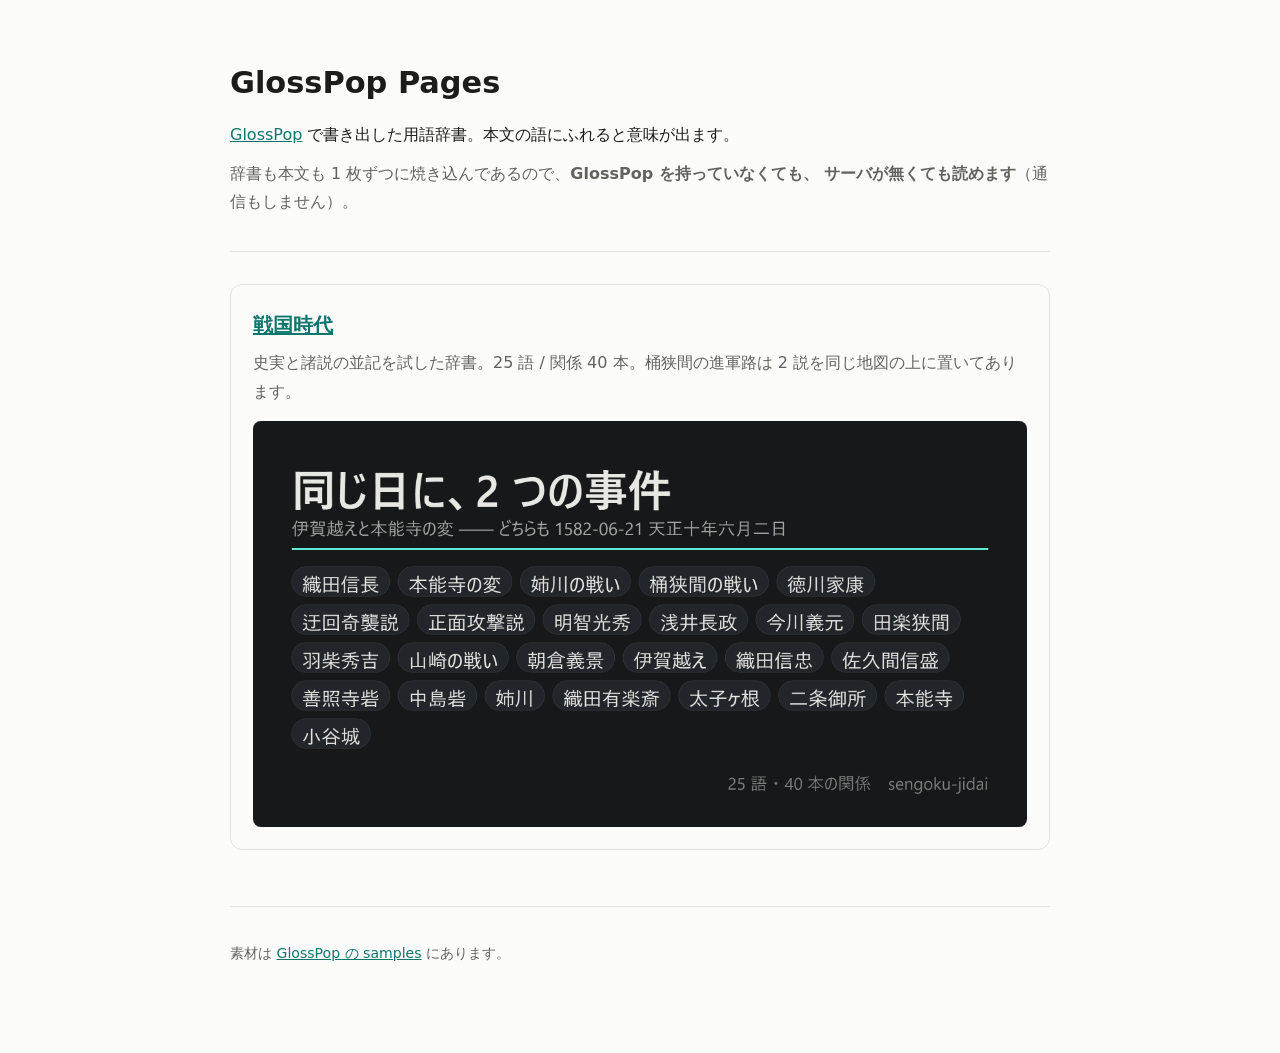
<file: index.html>
<!doctype html>
<html lang="ja">
<head>
<meta charset="utf-8">
<meta name="viewport" content="width=device-width, initial-scale=1">
<title>GlossPop Pages</title>
<meta name="description" content="GlossPop で書き出した用語辞書の公開ページ。本文も辞書も 1 枚ずつに焼き込んであるので、サーバが無くても読めます。">
<meta property="og:type" content="website">
<meta property="og:title" content="GlossPop Pages">
<meta property="og:description" content="GlossPop で書き出した用語辞書の公開ページ。">
<meta property="og:url" content="https://lancard-aikawa.github.io/GlossPopPages/">
<style>
:root { --bg:#fbfbfa; --fg:#1c1c1a; --dim:#63635e; --line:#e3e1dc; --accent:#0f766e; }
@media (prefers-color-scheme: dark) {
  :root { --bg:#17181a; --fg:#e7e7e4; --dim:#a6a8a5; --line:#2c2f36; --accent:#5eead4; }
}
* { box-sizing: border-box; }
body { margin:0; padding:0 20px 72px; background:var(--bg); color:var(--fg);
  font-family:"Yu Gothic UI","Hiragino Sans","Noto Sans JP",system-ui,sans-serif;
  line-height:1.8; }
.wrap { max-width:820px; margin:0 auto; }
header { padding:56px 0 24px; border-bottom:1px solid var(--line); }
h1 { margin:0 0 10px; font-size:1.9rem; }
.lede { margin:0 0 10px; }
.muted { color:var(--dim); }
a { color:var(--accent); }
.card { display:block; margin:32px 0 0; padding:22px; border:1px solid var(--line);
  border-radius:12px; }
.card h2 { margin:0 0 6px; font-size:1.25rem; }
.card p { margin:0 0 14px; color:var(--dim); }
.card img { display:block; width:100%; height:auto; border-radius:8px; }
footer { margin:56px 0 0; padding-top:20px; border-top:1px solid var(--line);
  color:var(--dim); font-size:.88rem; }
</style>
</head>
<body>
<div class="wrap">

<header>
  <h1>GlossPop Pages</h1>
  <p class="lede">
    <a href="https://github.com/lancard-aikawa/GlossPop">GlossPop</a>
    で書き出した用語辞書。本文の語にふれると意味が出ます。
  </p>
  <p class="lede muted">
    辞書も本文も 1 枚ずつに焼き込んであるので、<strong>GlossPop を持っていなくても、
    サーバが無くても読めます</strong>（通信もしません）。
  </p>
</header>

<main>

  <article class="card">
    <h2><a href="sengoku-jidai/">戦国時代</a></h2>
    <p>史実と諸説の並記を試した辞書。25 語 / 関係 40 本。桶狭間の進軍路は
      2 説を同じ地図の上に置いてあります。</p>
    <a href="sengoku-jidai/"><img src="sengoku-jidai/card.png" alt="戦国時代 —— 同じ日に、2 つの事件"
      width="1200" height="630"></a>
  </article>

</main>

<footer>
  <p>素材は
    <a href="https://github.com/lancard-aikawa/GlossPop/tree/main/samples">GlossPop の samples</a>
    にあります。</p>
</footer>

</div>
</body>
</html>
</file>
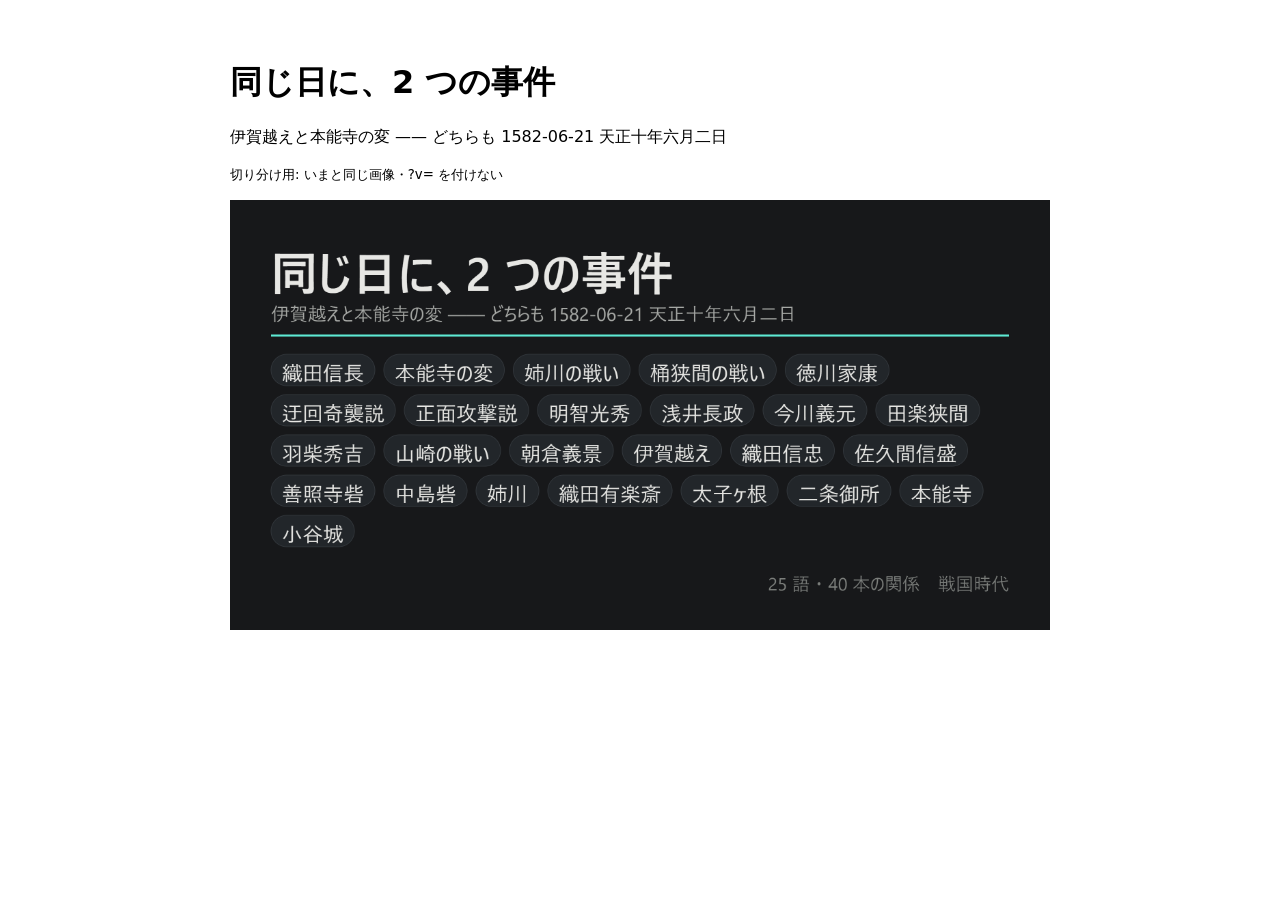
<file: a-noquery/index.html>
<!doctype html>
<html lang="ja"><head><meta charset="utf-8">
<meta name="viewport" content="width=device-width, initial-scale=1">
<title>同じ日に、2 つの事件</title>
<meta name="description" content="伊賀越えと本能寺の変 —— どちらも 1582-06-21 天正十年六月二日">
<meta property="og:type" content="article">
<meta property="og:title" content="同じ日に、2 つの事件">
<meta property="og:description" content="伊賀越えと本能寺の変 —— どちらも 1582-06-21 天正十年六月二日">
<meta property="og:url" content="https://lancard-aikawa.github.io/GlossPopPages/a-noquery/">
<meta property="og:image" content="https://lancard-aikawa.github.io/GlossPopPages/a-noquery/card.png">
<meta property="og:image:type" content="image/png">
<meta property="og:image:width" content="2400">
<meta property="og:image:height" content="1260">
<meta name="twitter:card" content="summary_large_image">
<meta name="twitter:title" content="同じ日に、2 つの事件">
<meta name="twitter:description" content="伊賀越えと本能寺の変 —— どちらも 1582-06-21 天正十年六月二日">
<meta name="twitter:image" content="https://lancard-aikawa.github.io/GlossPopPages/a-noquery/card.png">
</head>
<body style="font-family:system-ui;max-width:820px;margin:0 auto;padding:40px 20px">
<h1>同じ日に、2 つの事件</h1><p>伊賀越えと本能寺の変 —— どちらも 1582-06-21 天正十年六月二日</p>
<p><small>切り分け用: いまと同じ画像・?v= を付けない</small></p>
<img src="card.png" style="width:100%;height:auto">
</body></html>
</file>
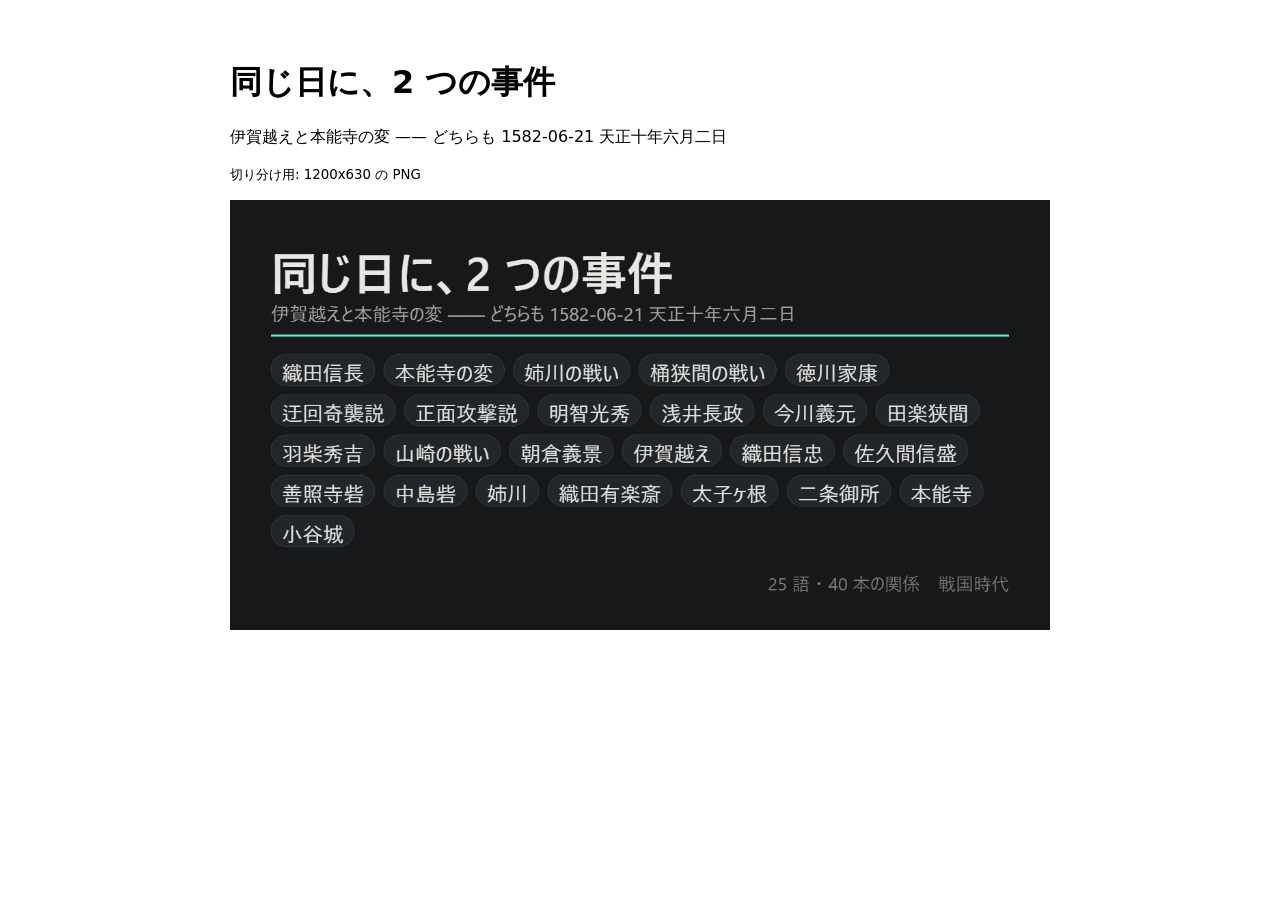
<file: b-small/index.html>
<!doctype html>
<html lang="ja"><head><meta charset="utf-8">
<meta name="viewport" content="width=device-width, initial-scale=1">
<title>同じ日に、2 つの事件</title>
<meta name="description" content="伊賀越えと本能寺の変 —— どちらも 1582-06-21 天正十年六月二日">
<meta property="og:type" content="article">
<meta property="og:title" content="同じ日に、2 つの事件">
<meta property="og:description" content="伊賀越えと本能寺の変 —— どちらも 1582-06-21 天正十年六月二日">
<meta property="og:url" content="https://lancard-aikawa.github.io/GlossPopPages/b-small/">
<meta property="og:image" content="https://lancard-aikawa.github.io/GlossPopPages/b-small/card.png">
<meta property="og:image:type" content="image/png">
<meta property="og:image:width" content="1200">
<meta property="og:image:height" content="630">
<meta name="twitter:card" content="summary_large_image">
<meta name="twitter:title" content="同じ日に、2 つの事件">
<meta name="twitter:description" content="伊賀越えと本能寺の変 —— どちらも 1582-06-21 天正十年六月二日">
<meta name="twitter:image" content="https://lancard-aikawa.github.io/GlossPopPages/b-small/card.png">
</head>
<body style="font-family:system-ui;max-width:820px;margin:0 auto;padding:40px 20px">
<h1>同じ日に、2 つの事件</h1><p>伊賀越えと本能寺の変 —— どちらも 1582-06-21 天正十年六月二日</p>
<p><small>切り分け用: 1200x630 の PNG</small></p>
<img src="card.png" style="width:100%;height:auto">
</body></html>
</file>
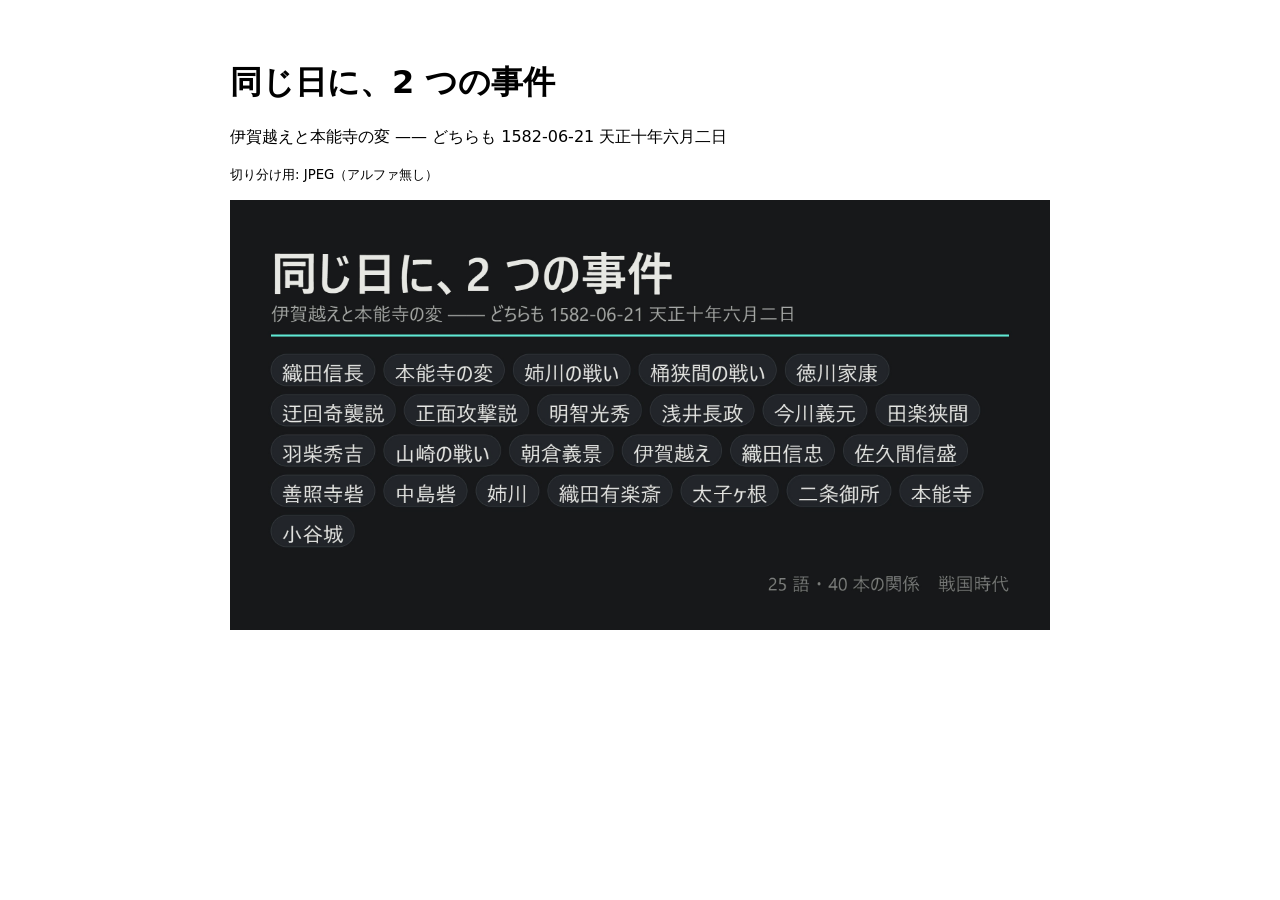
<file: c-jpeg/index.html>
<!doctype html>
<html lang="ja"><head><meta charset="utf-8">
<meta name="viewport" content="width=device-width, initial-scale=1">
<title>同じ日に、2 つの事件</title>
<meta name="description" content="伊賀越えと本能寺の変 —— どちらも 1582-06-21 天正十年六月二日">
<meta property="og:type" content="article">
<meta property="og:title" content="同じ日に、2 つの事件">
<meta property="og:description" content="伊賀越えと本能寺の変 —— どちらも 1582-06-21 天正十年六月二日">
<meta property="og:url" content="https://lancard-aikawa.github.io/GlossPopPages/c-jpeg/">
<meta property="og:image" content="https://lancard-aikawa.github.io/GlossPopPages/c-jpeg/card.jpg">
<meta property="og:image:type" content="image/jpeg">
<meta property="og:image:width" content="2400">
<meta property="og:image:height" content="1260">
<meta name="twitter:card" content="summary_large_image">
<meta name="twitter:title" content="同じ日に、2 つの事件">
<meta name="twitter:description" content="伊賀越えと本能寺の変 —— どちらも 1582-06-21 天正十年六月二日">
<meta name="twitter:image" content="https://lancard-aikawa.github.io/GlossPopPages/c-jpeg/card.jpg">
</head>
<body style="font-family:system-ui;max-width:820px;margin:0 auto;padding:40px 20px">
<h1>同じ日に、2 つの事件</h1><p>伊賀越えと本能寺の変 —— どちらも 1582-06-21 天正十年六月二日</p>
<p><small>切り分け用: JPEG（アルファ無し）</small></p>
<img src="card.jpg" style="width:100%;height:auto">
</body></html>
</file>
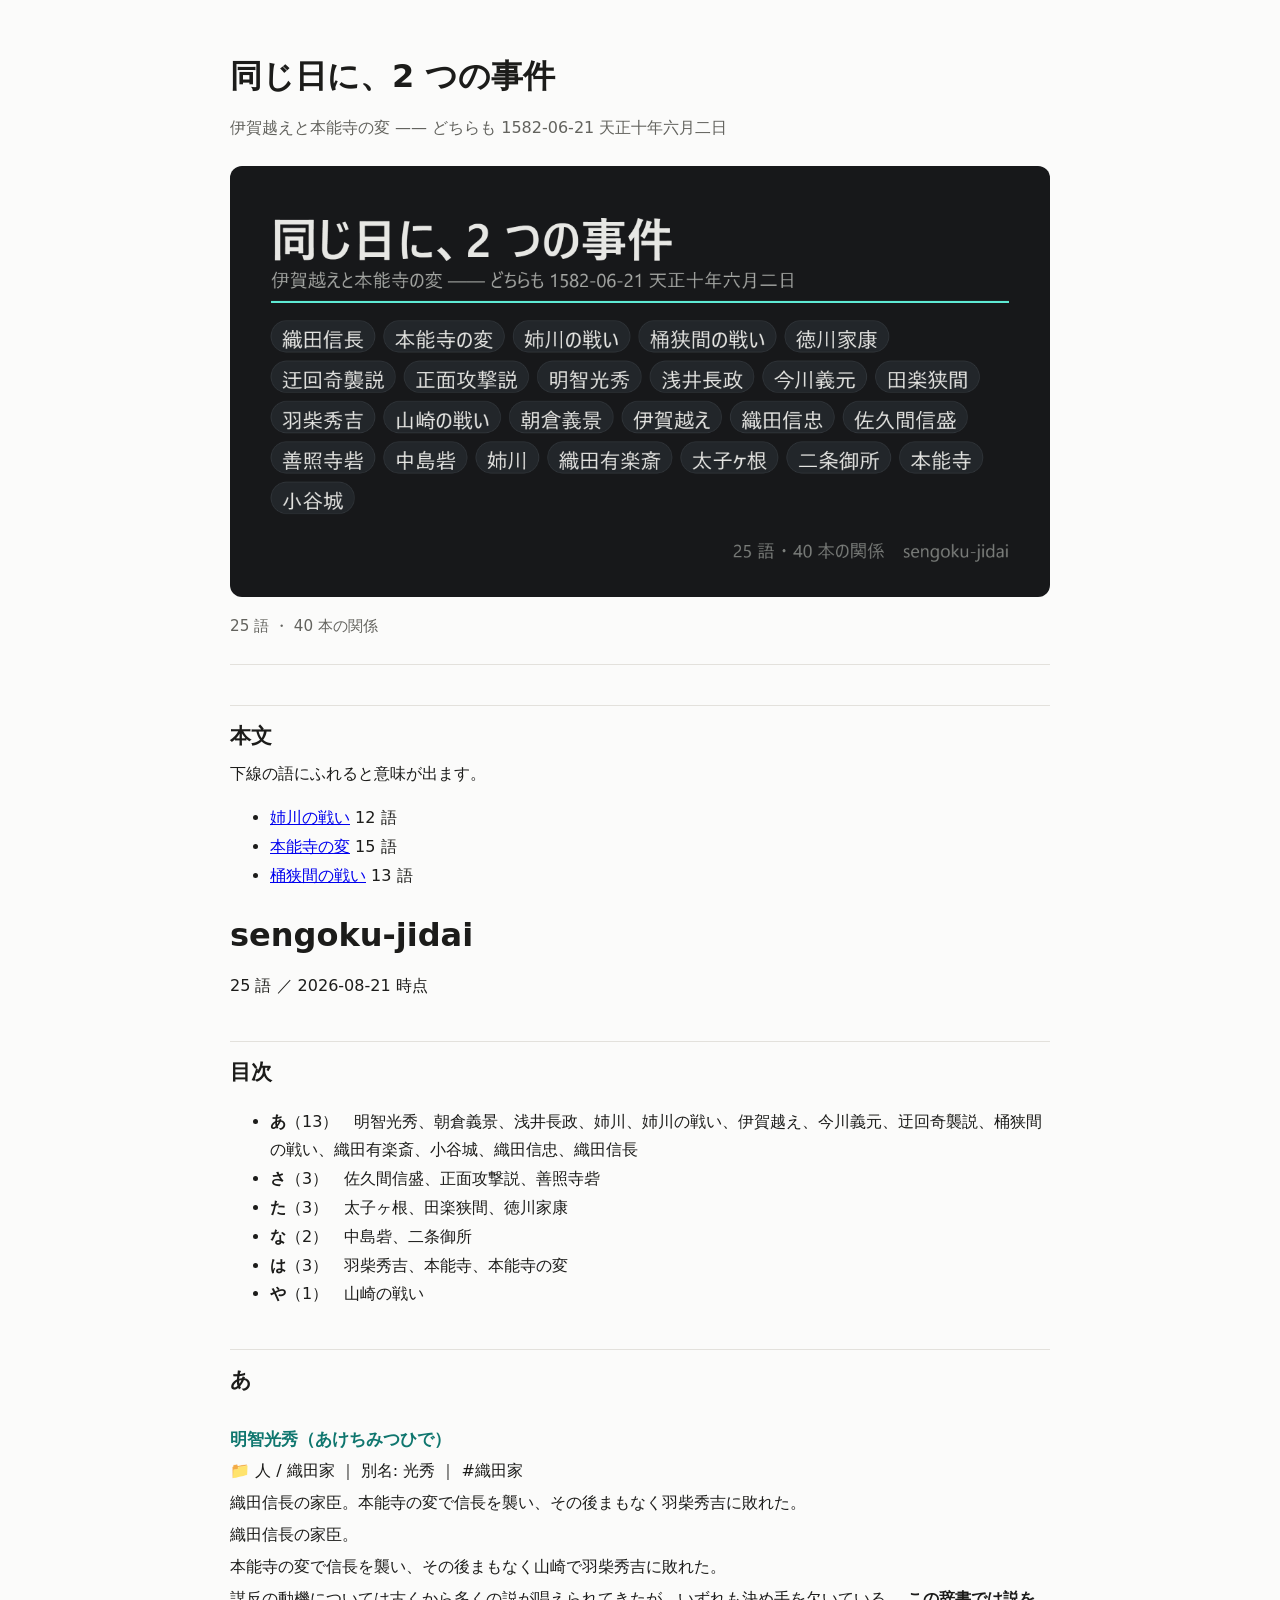
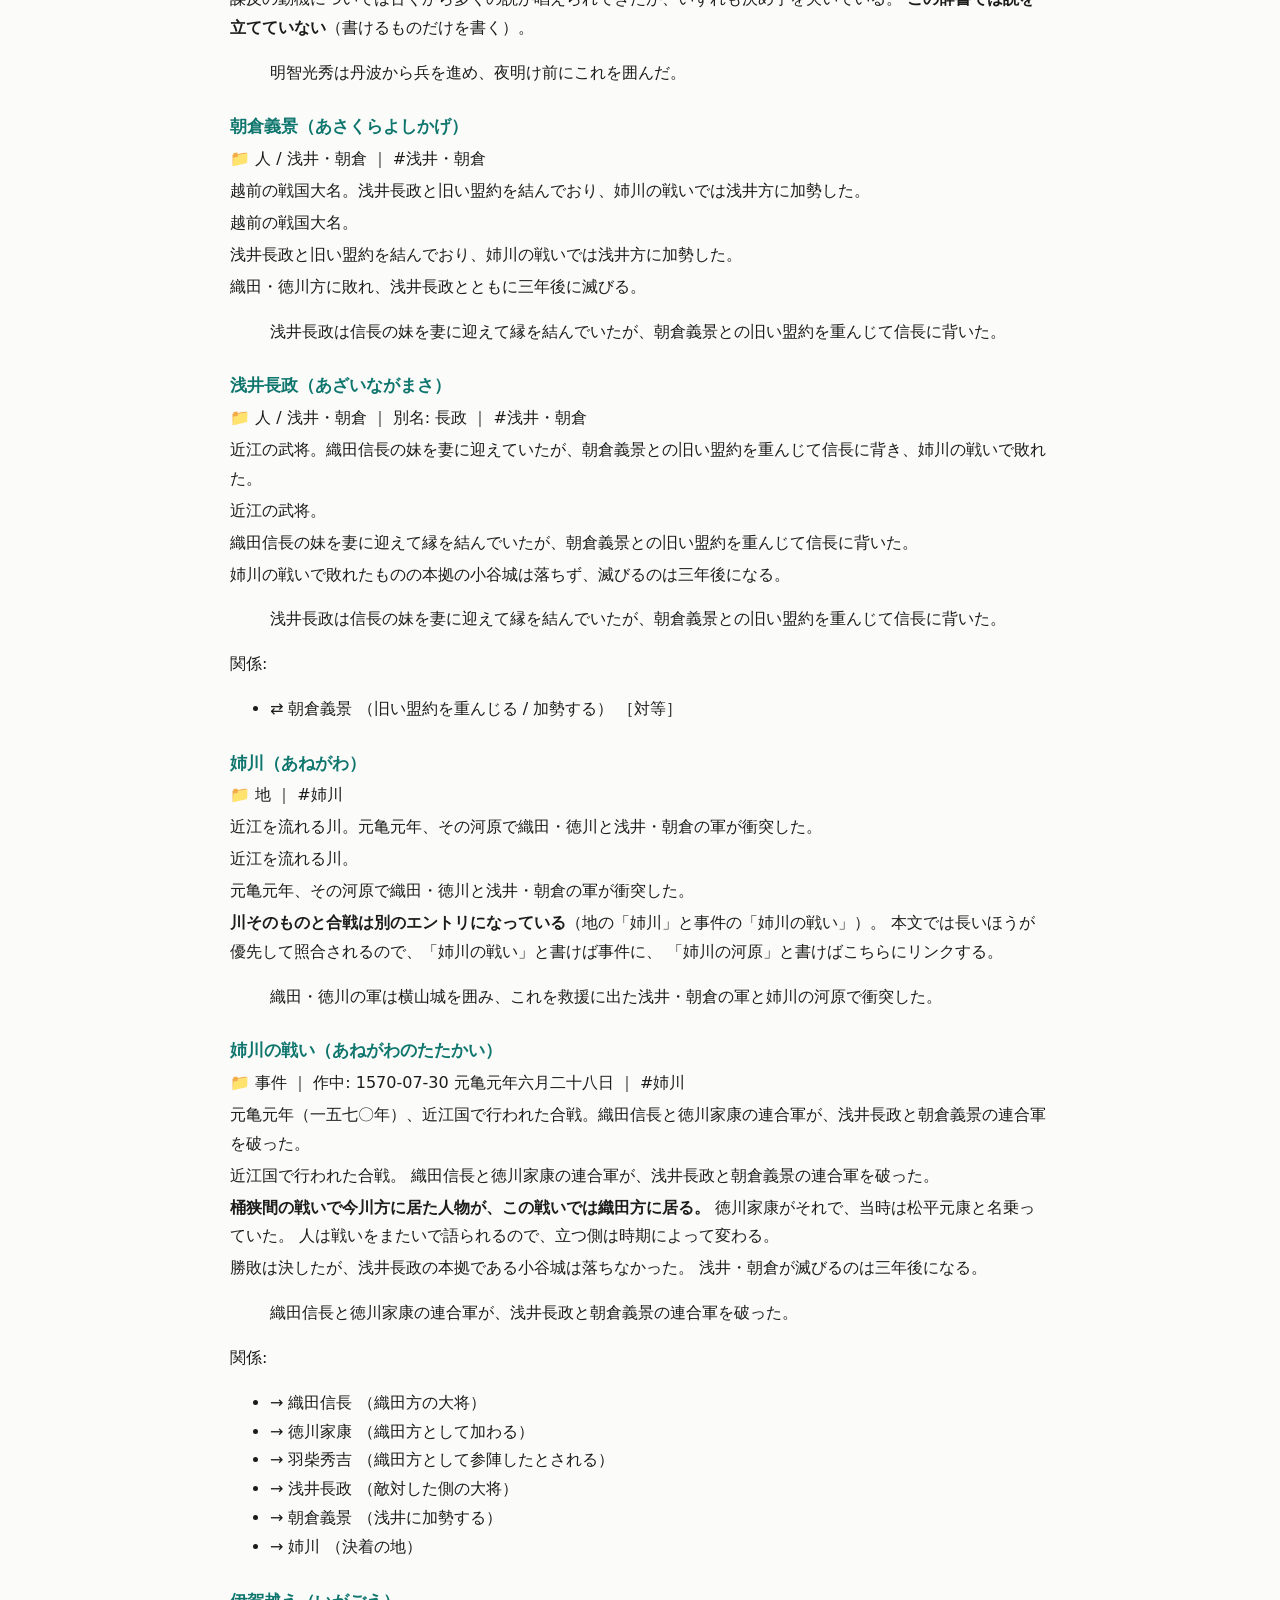
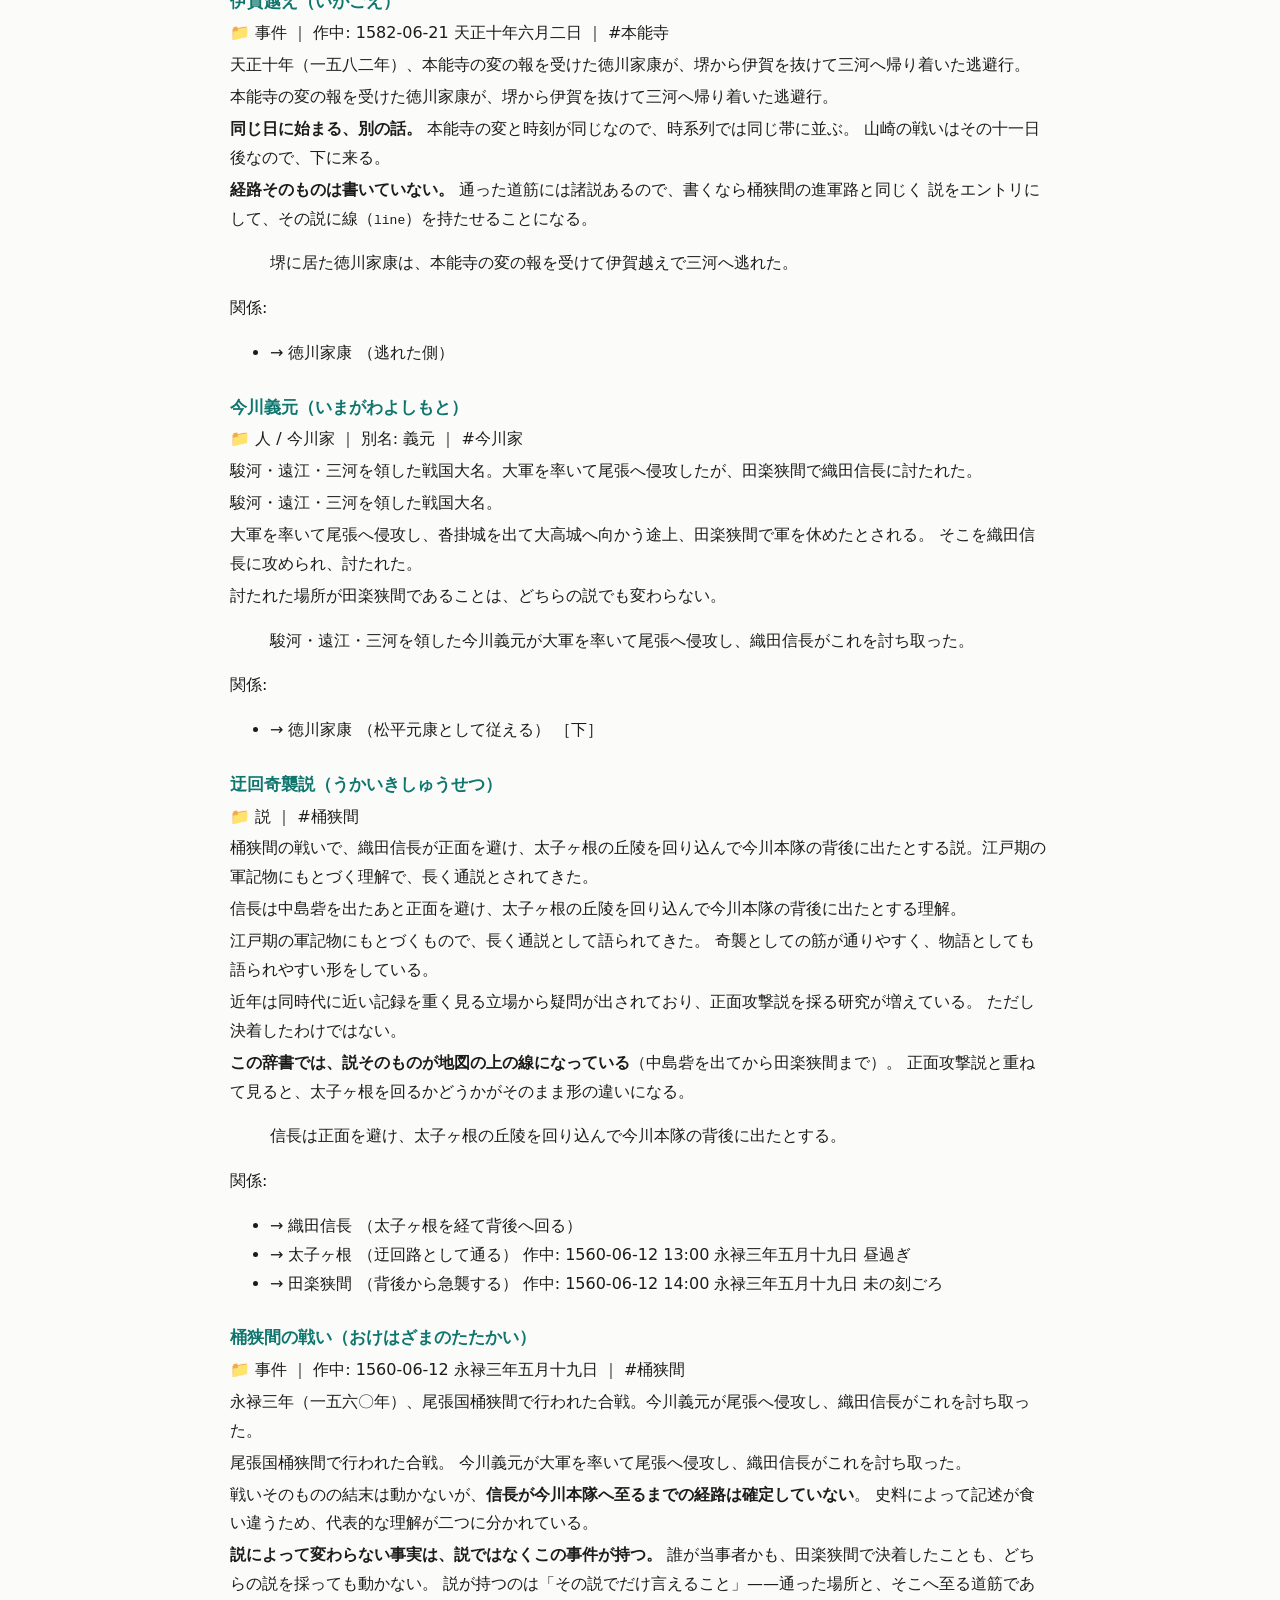
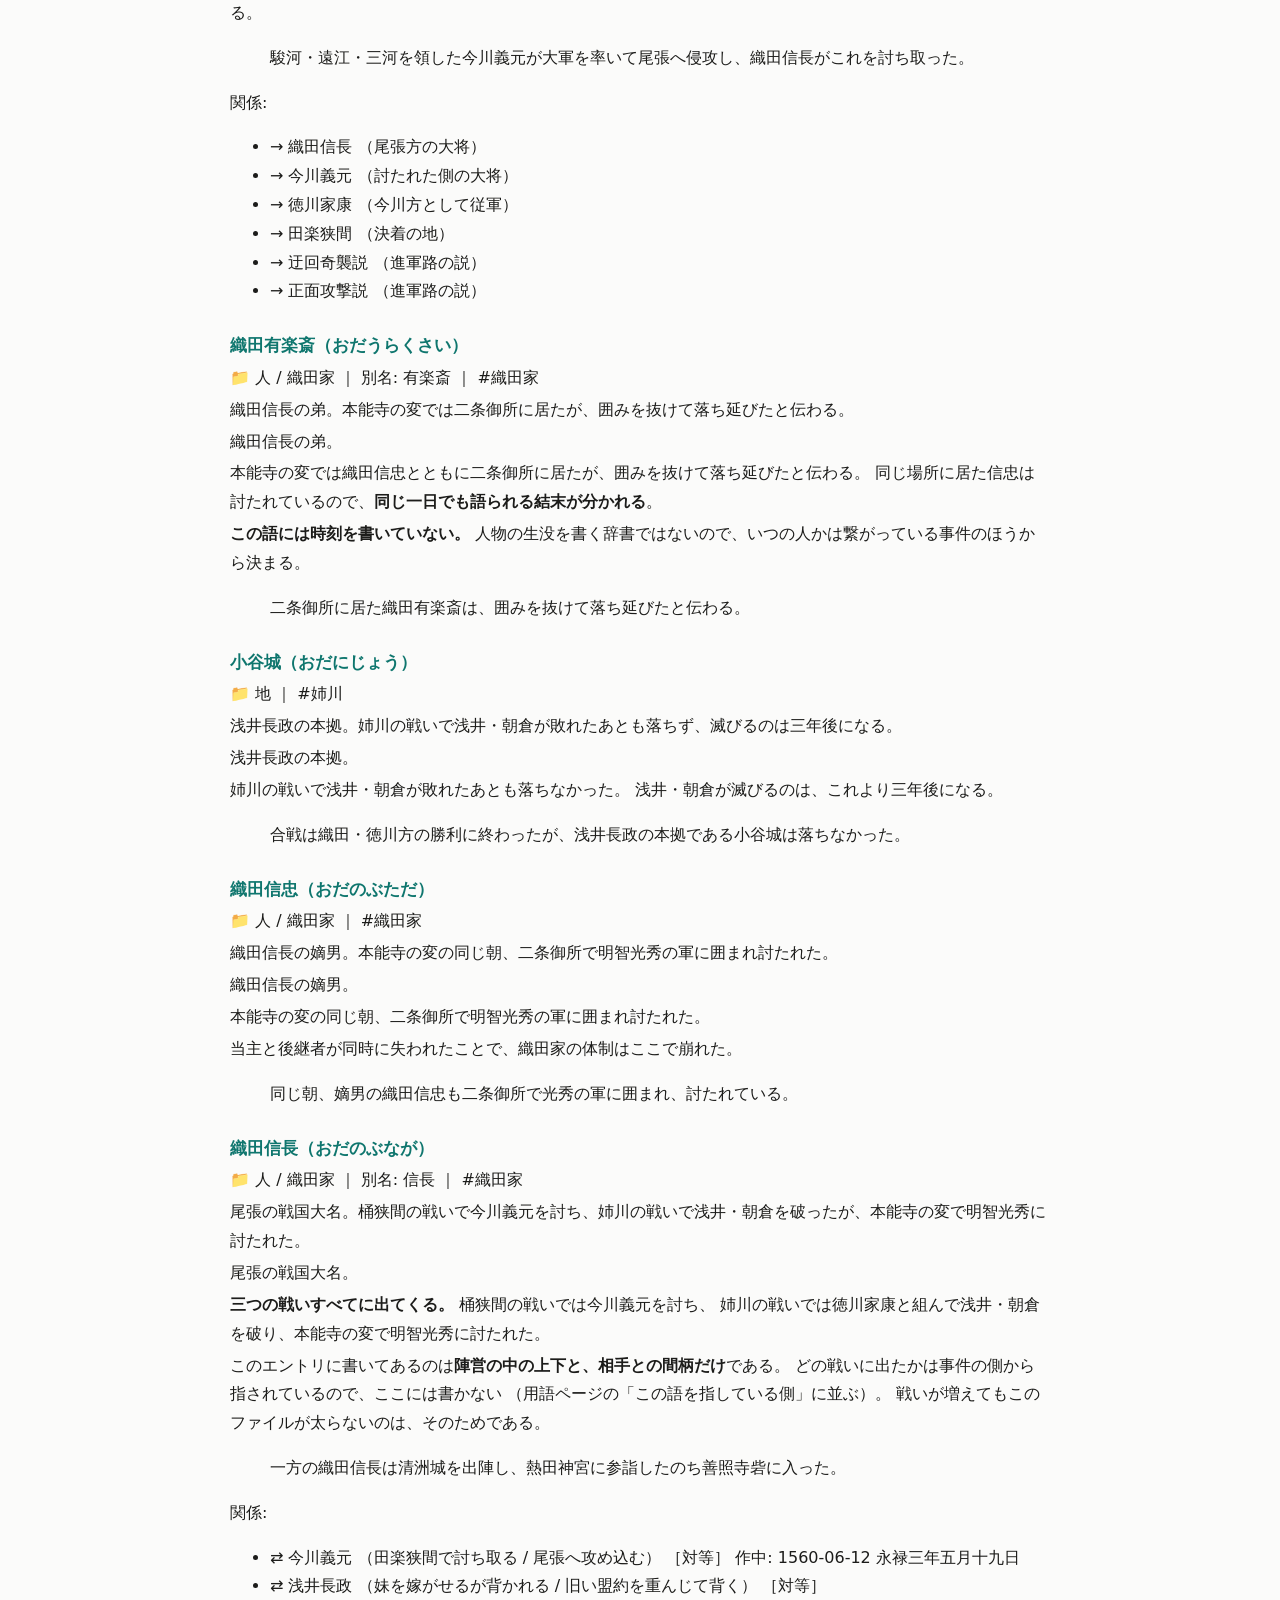
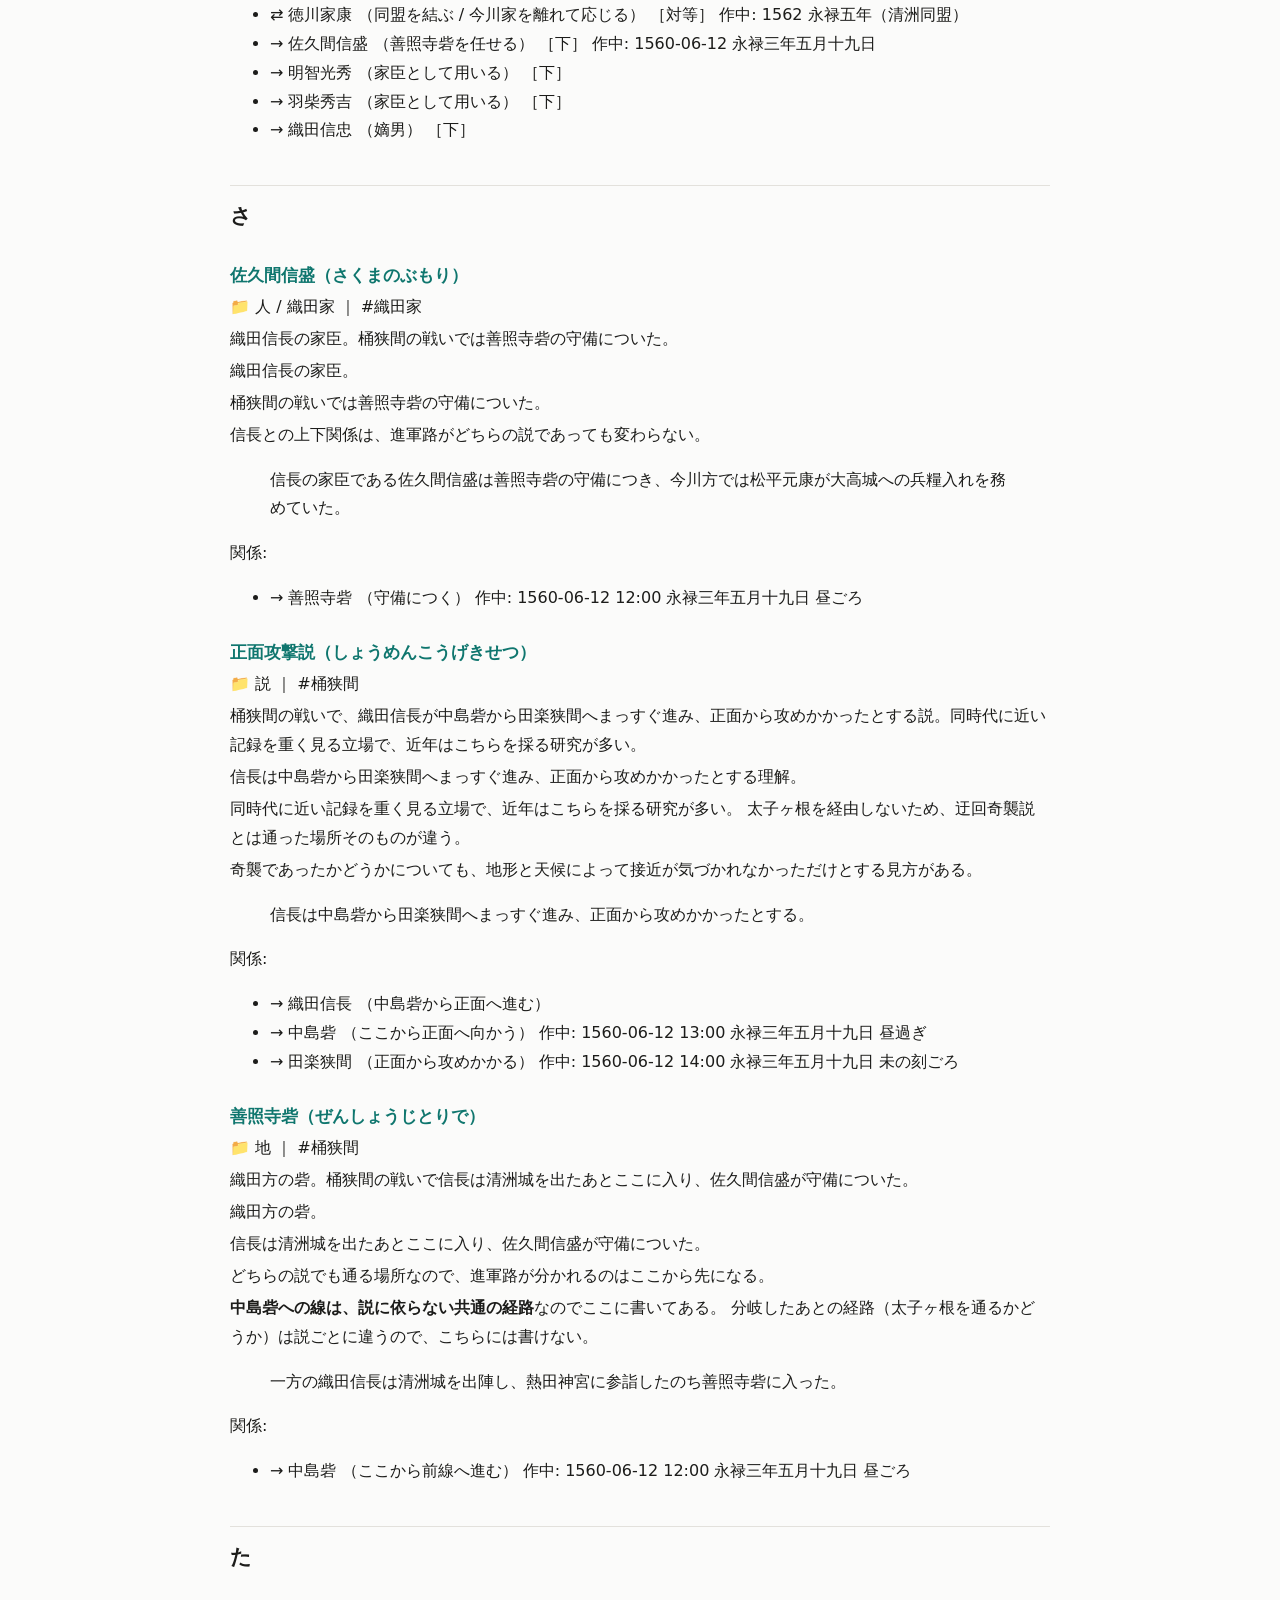
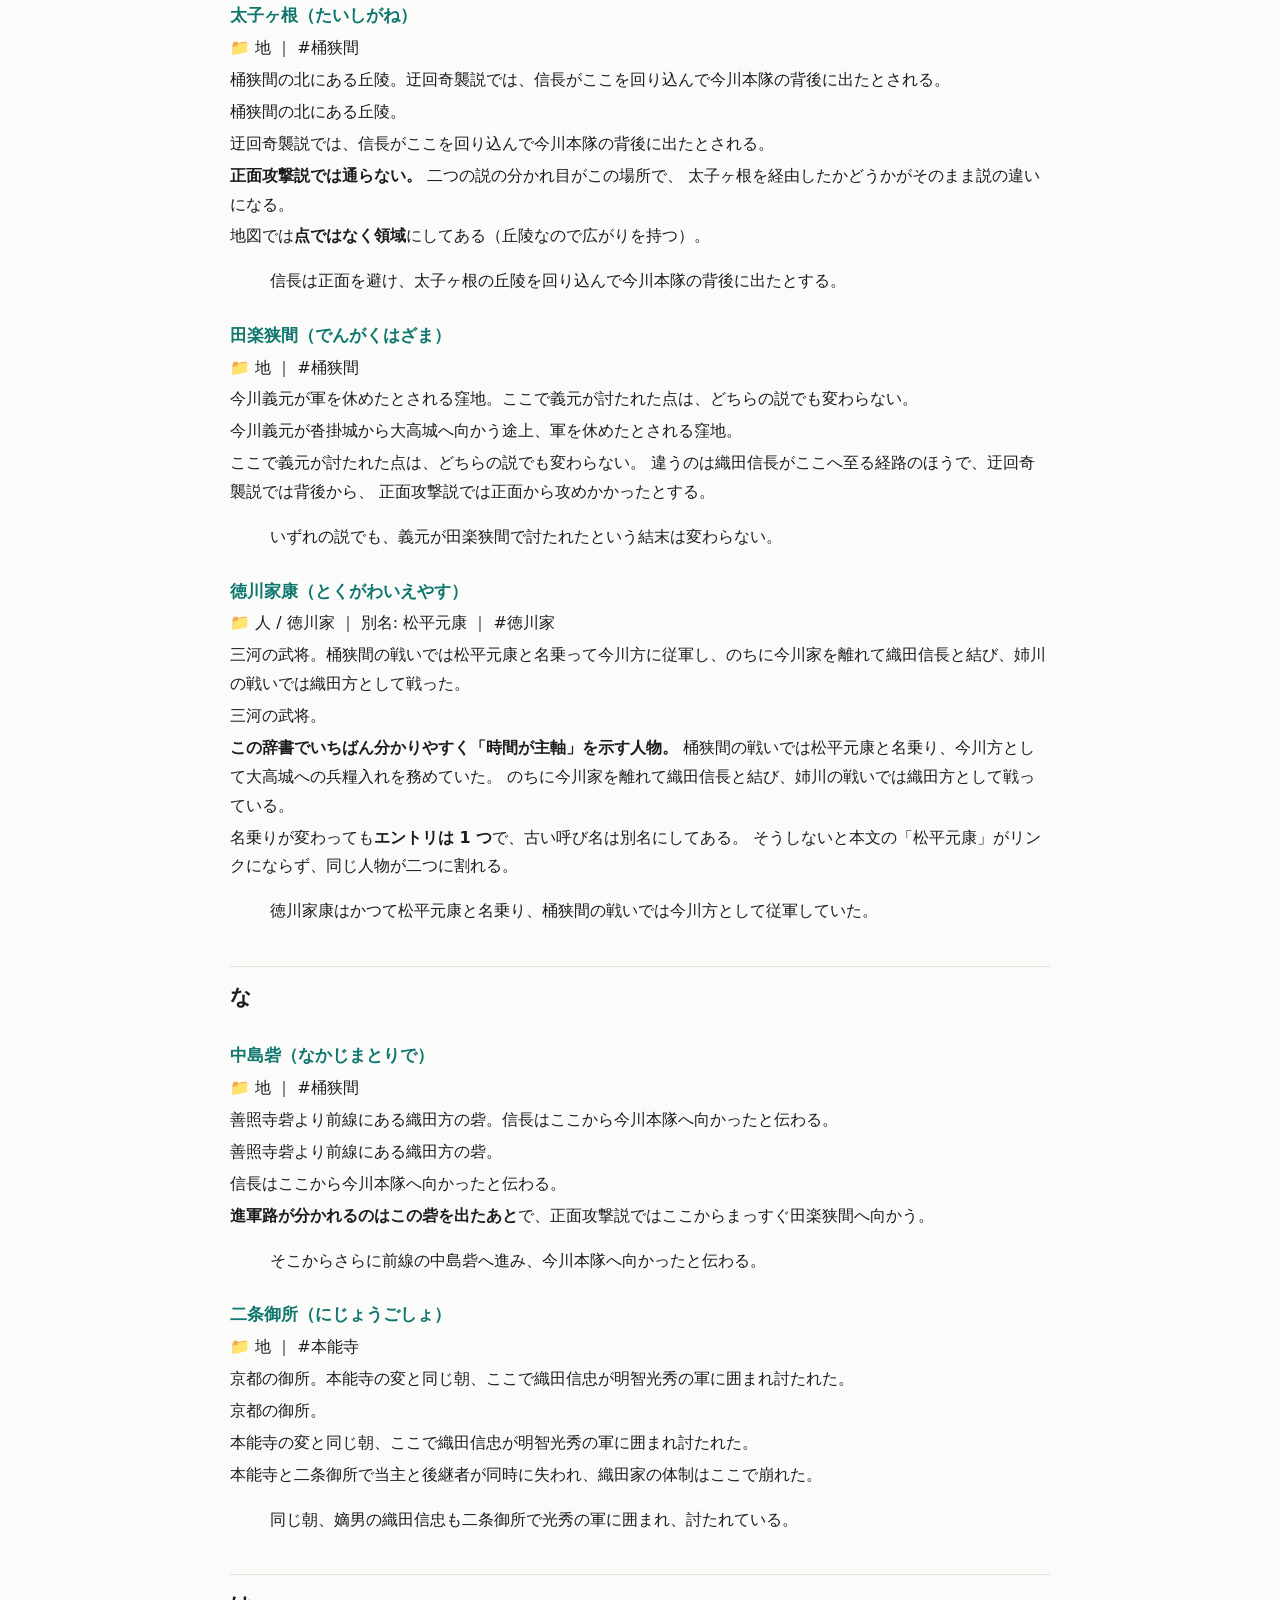
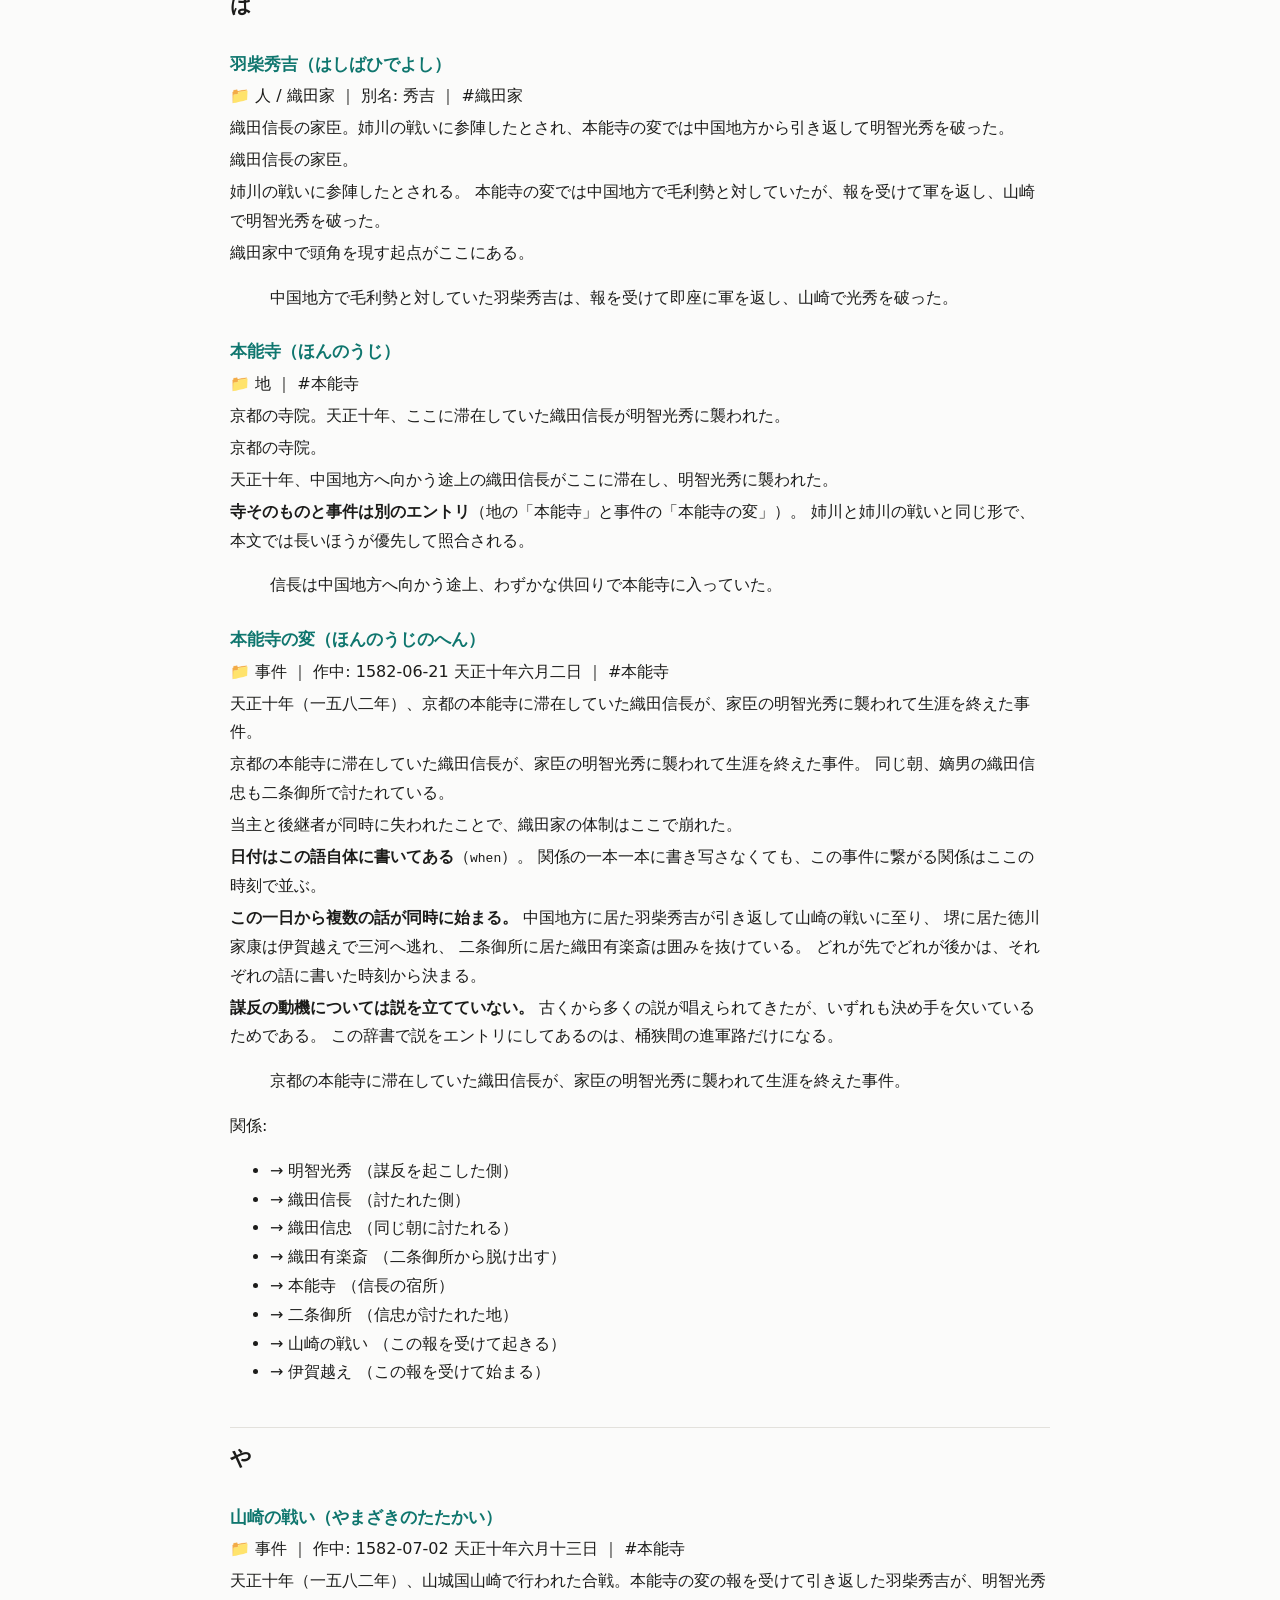
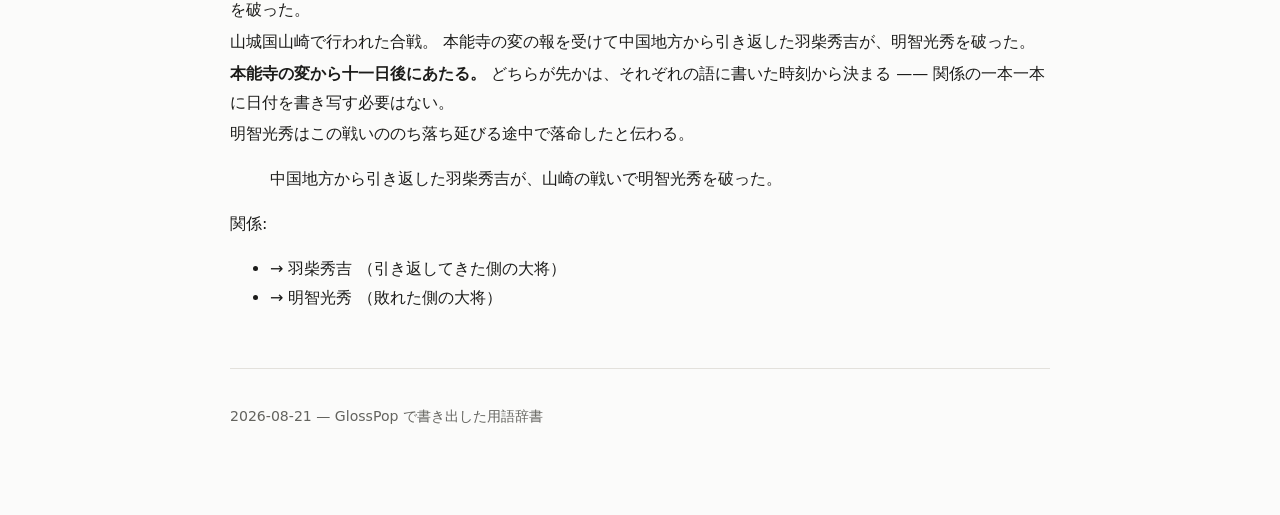
<file: sengoku-jidai/index.html>
<!doctype html>
<html lang="ja">
<head>
<meta charset="utf-8">
<meta name="viewport" content="width=device-width, initial-scale=1">
<title>同じ日に、2 つの事件</title>
<meta name="description" content="伊賀越えと本能寺の変 —— どちらも 1582-06-21 天正十年六月二日">
<meta property="og:type" content="article">
<meta property="og:site_name" content="sengoku-jidai">
<meta property="og:title" content="同じ日に、2 つの事件">
<meta property="og:description" content="伊賀越えと本能寺の変 —— どちらも 1582-06-21 天正十年六月二日">
<meta name="twitter:title" content="同じ日に、2 つの事件">
<meta name="twitter:description" content="伊賀越えと本能寺の変 —— どちらも 1582-06-21 天正十年六月二日">
<meta property="og:url" content="https://lancard-aikawa.github.io/GlossPopPages/sengoku-jidai/">
<meta property="og:image" content="https://lancard-aikawa.github.io/GlossPopPages/sengoku-jidai/card.png?v=c789311c">
<meta property="og:image:alt" content="同じ日に、2 つの事件">
<meta name="twitter:image" content="https://lancard-aikawa.github.io/GlossPopPages/sengoku-jidai/card.png?v=c789311c">
<meta property="og:image:type" content="image/png">
<meta property="og:image:width" content="2400">
<meta property="og:image:height" content="1260">
<meta name="twitter:image:alt" content="同じ日に、2 つの事件">
<meta name="twitter:card" content="summary_large_image">
<style>
:root { --bg:#fbfbfa; --fg:#1c1c1a; --dim:#63635e; --line:#e3e1dc; --accent:#0f766e; }
@media (prefers-color-scheme: dark) {
  :root { --bg:#17181a; --fg:#e7e7e4; --dim:#a6a8a5; --line:#2c2f36; --accent:#5eead4; }
}
* { box-sizing: border-box; }
body { margin:0; padding:0 20px 72px; background:var(--bg); color:var(--fg);
  font-family:"Yu Gothic UI","Hiragino Sans","Noto Sans JP",system-ui,sans-serif;
  line-height:1.8; }
.wrap { max-width:820px; margin:0 auto; }
header { padding:48px 0 24px; border-bottom:1px solid var(--line); }
h1 { margin:0 0 8px; font-size:2rem; }
.note { margin:0; color:var(--dim); }
.card { display:block; width:100%; height:auto; border-radius:12px; margin:24px 0 0; }
.counts { margin:16px 0 0; color:var(--dim); font-size:.95rem; }
main h2 { margin:40px 0 4px; padding-top:12px; border-top:1px solid var(--line);
  font-size:1.3rem; }
main h3 { margin:24px 0 2px; font-size:1.05rem; color:var(--accent); }
main p { margin:.2em 0; }
footer { margin:56px 0 0; padding-top:20px; border-top:1px solid var(--line);
  color:var(--dim); font-size:.88rem; }
</style>
</head>
<body>
<div class="wrap">
<header>
  <h1>同じ日に、2 つの事件</h1>
  <p class="note">伊賀越えと本能寺の変 —— どちらも 1582-06-21 天正十年六月二日</p>
  <img class="card" src="card.png" alt="同じ日に、2 つの事件" width="1200" height="630">
  <p class="counts">25 語 ・ 40 本の関係</p>
</header>
<main>
<section class="docs"><h2>本文</h2><p>下線の語にふれると意味が出ます。</p><ul>
<li><a href="docs/姉川の戦い.html">姉川の戦い</a> <span class="doc-terms">12 語</span></li>
<li><a href="docs/本能寺の変.html">本能寺の変</a> <span class="doc-terms">15 語</span></li>
<li><a href="docs/桶狭間の戦い.html">桶狭間の戦い</a> <span class="doc-terms">13 語</span></li>
</ul></section>
<h1 id="sengoku-jidai">sengoku-jidai</h1>
<p>25 語 ／ 2026-08-21 時点</p>
<h2 id="目次">目次</h2>
<ul>
<li><strong>あ</strong>（13）　明智光秀、朝倉義景、浅井長政、姉川、姉川の戦い、伊賀越え、今川義元、迂回奇襲説、桶狭間の戦い、織田有楽斎、小谷城、織田信忠、織田信長</li>
<li><strong>さ</strong>（3）　佐久間信盛、正面攻撃説、善照寺砦</li>
<li><strong>た</strong>（3）　太子ヶ根、田楽狭間、徳川家康</li>
<li><strong>な</strong>（2）　中島砦、二条御所</li>
<li><strong>は</strong>（3）　羽柴秀吉、本能寺、本能寺の変</li>
<li><strong>や</strong>（1）　山崎の戦い</li>
</ul>
<h2 id="あ">あ</h2>
<h3 id="明智光秀あけちみつひで">明智光秀（あけちみつひで）</h3>
<p>📁 人 / 織田家 ｜ 別名: 光秀 ｜ #織田家</p>
<p>織田信長の家臣。本能寺の変で信長を襲い、その後まもなく羽柴秀吉に敗れた。</p>
<p>織田信長の家臣。</p>
<p>本能寺の変で信長を襲い、その後まもなく山崎で羽柴秀吉に敗れた。</p>
<p>謀反の動機については古くから多くの説が唱えられてきたが、いずれも決め手を欠いている。
<strong>この辞書では説を立てていない</strong>（書けるものだけを書く）。</p>
<blockquote>
<p>明智光秀は丹波から兵を進め、夜明け前にこれを囲んだ。</p>
</blockquote>
<h3 id="朝倉義景あさくらよしかげ">朝倉義景（あさくらよしかげ）</h3>
<p>📁 人 / 浅井・朝倉 ｜ #浅井・朝倉</p>
<p>越前の戦国大名。浅井長政と旧い盟約を結んでおり、姉川の戦いでは浅井方に加勢した。</p>
<p>越前の戦国大名。</p>
<p>浅井長政と旧い盟約を結んでおり、姉川の戦いでは浅井方に加勢した。</p>
<p>織田・徳川方に敗れ、浅井長政とともに三年後に滅びる。</p>
<blockquote>
<p>浅井長政は信長の妹を妻に迎えて縁を結んでいたが、朝倉義景との旧い盟約を重んじて信長に背いた。</p>
</blockquote>
<h3 id="浅井長政あざいながまさ">浅井長政（あざいながまさ）</h3>
<p>📁 人 / 浅井・朝倉 ｜ 別名: 長政 ｜ #浅井・朝倉</p>
<p>近江の武将。織田信長の妹を妻に迎えていたが、朝倉義景との旧い盟約を重んじて信長に背き、姉川の戦いで敗れた。</p>
<p>近江の武将。</p>
<p>織田信長の妹を妻に迎えて縁を結んでいたが、朝倉義景との旧い盟約を重んじて信長に背いた。</p>
<p>姉川の戦いで敗れたものの本拠の小谷城は落ちず、滅びるのは三年後になる。</p>
<blockquote>
<p>浅井長政は信長の妹を妻に迎えて縁を結んでいたが、朝倉義景との旧い盟約を重んじて信長に背いた。</p>
</blockquote>
<p>関係:</p>
<ul>
<li>⇄ 朝倉義景 （旧い盟約を重んじる / 加勢する） ［対等］</li>
</ul>
<h3 id="姉川あねがわ">姉川（あねがわ）</h3>
<p>📁 地 ｜ #姉川</p>
<p>近江を流れる川。元亀元年、その河原で織田・徳川と浅井・朝倉の軍が衝突した。</p>
<p>近江を流れる川。</p>
<p>元亀元年、その河原で織田・徳川と浅井・朝倉の軍が衝突した。</p>
<p><strong>川そのものと合戦は別のエントリになっている</strong>（地の「姉川」と事件の「姉川の戦い」）。
本文では長いほうが優先して照合されるので、「姉川の戦い」と書けば事件に、
「姉川の河原」と書けばこちらにリンクする。</p>
<blockquote>
<p>織田・徳川の軍は横山城を囲み、これを救援に出た浅井・朝倉の軍と姉川の河原で衝突した。</p>
</blockquote>
<h3 id="姉川の戦いあねがわのたたかい">姉川の戦い（あねがわのたたかい）</h3>
<p>📁 事件 ｜ 作中: 1570-07-30 元亀元年六月二十八日 ｜ #姉川</p>
<p>元亀元年（一五七〇年）、近江国で行われた合戦。織田信長と徳川家康の連合軍が、浅井長政と朝倉義景の連合軍を破った。</p>
<p>近江国で行われた合戦。
織田信長と徳川家康の連合軍が、浅井長政と朝倉義景の連合軍を破った。</p>
<p><strong>桶狭間の戦いで今川方に居た人物が、この戦いでは織田方に居る。</strong>
徳川家康がそれで、当時は松平元康と名乗っていた。
人は戦いをまたいで語られるので、立つ側は時期によって変わる。</p>
<p>勝敗は決したが、浅井長政の本拠である小谷城は落ちなかった。
浅井・朝倉が滅びるのは三年後になる。</p>
<blockquote>
<p>織田信長と徳川家康の連合軍が、浅井長政と朝倉義景の連合軍を破った。</p>
</blockquote>
<p>関係:</p>
<ul>
<li>→ 織田信長 （織田方の大将）</li>
<li>→ 徳川家康 （織田方として加わる）</li>
<li>→ 羽柴秀吉 （織田方として参陣したとされる）</li>
<li>→ 浅井長政 （敵対した側の大将）</li>
<li>→ 朝倉義景 （浅井に加勢する）</li>
<li>→ 姉川 （決着の地）</li>
</ul>
<h3 id="伊賀越えいがごえ">伊賀越え（いがごえ）</h3>
<p>📁 事件 ｜ 作中: 1582-06-21 天正十年六月二日 ｜ #本能寺</p>
<p>天正十年（一五八二年）、本能寺の変の報を受けた徳川家康が、堺から伊賀を抜けて三河へ帰り着いた逃避行。</p>
<p>本能寺の変の報を受けた徳川家康が、堺から伊賀を抜けて三河へ帰り着いた逃避行。</p>
<p><strong>同じ日に始まる、別の話。</strong>
本能寺の変と時刻が同じなので、時系列では同じ帯に並ぶ。
山崎の戦いはその十一日後なので、下に来る。</p>
<p><strong>経路そのものは書いていない。</strong>
通った道筋には諸説あるので、書くなら桶狭間の進軍路と同じく
説をエントリにして、その説に線（<code>line</code>）を持たせることになる。</p>
<blockquote>
<p>堺に居た徳川家康は、本能寺の変の報を受けて伊賀越えで三河へ逃れた。</p>
</blockquote>
<p>関係:</p>
<ul>
<li>→ 徳川家康 （逃れた側）</li>
</ul>
<h3 id="今川義元いまがわよしもと">今川義元（いまがわよしもと）</h3>
<p>📁 人 / 今川家 ｜ 別名: 義元 ｜ #今川家</p>
<p>駿河・遠江・三河を領した戦国大名。大軍を率いて尾張へ侵攻したが、田楽狭間で織田信長に討たれた。</p>
<p>駿河・遠江・三河を領した戦国大名。</p>
<p>大軍を率いて尾張へ侵攻し、沓掛城を出て大高城へ向かう途上、田楽狭間で軍を休めたとされる。
そこを織田信長に攻められ、討たれた。</p>
<p>討たれた場所が田楽狭間であることは、どちらの説でも変わらない。</p>
<blockquote>
<p>駿河・遠江・三河を領した今川義元が大軍を率いて尾張へ侵攻し、織田信長がこれを討ち取った。</p>
</blockquote>
<p>関係:</p>
<ul>
<li>→ 徳川家康 （松平元康として従える） ［下］</li>
</ul>
<h3 id="迂回奇襲説うかいきしゅうせつ">迂回奇襲説（うかいきしゅうせつ）</h3>
<p>📁 説 ｜ #桶狭間</p>
<p>桶狭間の戦いで、織田信長が正面を避け、太子ヶ根の丘陵を回り込んで今川本隊の背後に出たとする説。江戸期の軍記物にもとづく理解で、長く通説とされてきた。</p>
<p>信長は中島砦を出たあと正面を避け、太子ヶ根の丘陵を回り込んで今川本隊の背後に出たとする理解。</p>
<p>江戸期の軍記物にもとづくもので、長く通説として語られてきた。
奇襲としての筋が通りやすく、物語としても語られやすい形をしている。</p>
<p>近年は同時代に近い記録を重く見る立場から疑問が出されており、正面攻撃説を採る研究が増えている。
ただし決着したわけではない。</p>
<p><strong>この辞書では、説そのものが地図の上の線になっている</strong>（中島砦を出てから田楽狭間まで）。
正面攻撃説と重ねて見ると、太子ヶ根を回るかどうかがそのまま形の違いになる。</p>
<blockquote>
<p>信長は正面を避け、太子ヶ根の丘陵を回り込んで今川本隊の背後に出たとする。</p>
</blockquote>
<p>関係:</p>
<ul>
<li>→ 織田信長 （太子ヶ根を経て背後へ回る）</li>
<li>→ 太子ヶ根 （迂回路として通る） 作中: 1560-06-12 13:00 永禄三年五月十九日 昼過ぎ</li>
<li>→ 田楽狭間 （背後から急襲する） 作中: 1560-06-12 14:00 永禄三年五月十九日 未の刻ごろ</li>
</ul>
<h3 id="桶狭間の戦いおけはざまのたたかい">桶狭間の戦い（おけはざまのたたかい）</h3>
<p>📁 事件 ｜ 作中: 1560-06-12 永禄三年五月十九日 ｜ #桶狭間</p>
<p>永禄三年（一五六〇年）、尾張国桶狭間で行われた合戦。今川義元が尾張へ侵攻し、織田信長がこれを討ち取った。</p>
<p>尾張国桶狭間で行われた合戦。
今川義元が大軍を率いて尾張へ侵攻し、織田信長がこれを討ち取った。</p>
<p>戦いそのものの結末は動かないが、<strong>信長が今川本隊へ至るまでの経路は確定していない</strong>。
史料によって記述が食い違うため、代表的な理解が二つに分かれている。</p>
<p><strong>説によって変わらない事実は、説ではなくこの事件が持つ。</strong>
誰が当事者かも、田楽狭間で決着したことも、どちらの説を採っても動かない。
説が持つのは「その説でだけ言えること」——通った場所と、そこへ至る道筋である。</p>
<blockquote>
<p>駿河・遠江・三河を領した今川義元が大軍を率いて尾張へ侵攻し、織田信長がこれを討ち取った。</p>
</blockquote>
<p>関係:</p>
<ul>
<li>→ 織田信長 （尾張方の大将）</li>
<li>→ 今川義元 （討たれた側の大将）</li>
<li>→ 徳川家康 （今川方として従軍）</li>
<li>→ 田楽狭間 （決着の地）</li>
<li>→ 迂回奇襲説 （進軍路の説）</li>
<li>→ 正面攻撃説 （進軍路の説）</li>
</ul>
<h3 id="織田有楽斎おだうらくさい">織田有楽斎（おだうらくさい）</h3>
<p>📁 人 / 織田家 ｜ 別名: 有楽斎 ｜ #織田家</p>
<p>織田信長の弟。本能寺の変では二条御所に居たが、囲みを抜けて落ち延びたと伝わる。</p>
<p>織田信長の弟。</p>
<p>本能寺の変では織田信忠とともに二条御所に居たが、囲みを抜けて落ち延びたと伝わる。
同じ場所に居た信忠は討たれているので、<strong>同じ一日でも語られる結末が分かれる</strong>。</p>
<p><strong>この語には時刻を書いていない。</strong>
人物の生没を書く辞書ではないので、いつの人かは繋がっている事件のほうから決まる。</p>
<blockquote>
<p>二条御所に居た織田有楽斎は、囲みを抜けて落ち延びたと伝わる。</p>
</blockquote>
<h3 id="小谷城おだにじょう">小谷城（おだにじょう）</h3>
<p>📁 地 ｜ #姉川</p>
<p>浅井長政の本拠。姉川の戦いで浅井・朝倉が敗れたあとも落ちず、滅びるのは三年後になる。</p>
<p>浅井長政の本拠。</p>
<p>姉川の戦いで浅井・朝倉が敗れたあとも落ちなかった。
浅井・朝倉が滅びるのは、これより三年後になる。</p>
<blockquote>
<p>合戦は織田・徳川方の勝利に終わったが、浅井長政の本拠である小谷城は落ちなかった。</p>
</blockquote>
<h3 id="織田信忠おだのぶただ">織田信忠（おだのぶただ）</h3>
<p>📁 人 / 織田家 ｜ #織田家</p>
<p>織田信長の嫡男。本能寺の変の同じ朝、二条御所で明智光秀の軍に囲まれ討たれた。</p>
<p>織田信長の嫡男。</p>
<p>本能寺の変の同じ朝、二条御所で明智光秀の軍に囲まれ討たれた。</p>
<p>当主と後継者が同時に失われたことで、織田家の体制はここで崩れた。</p>
<blockquote>
<p>同じ朝、嫡男の織田信忠も二条御所で光秀の軍に囲まれ、討たれている。</p>
</blockquote>
<h3 id="織田信長おだのぶなが">織田信長（おだのぶなが）</h3>
<p>📁 人 / 織田家 ｜ 別名: 信長 ｜ #織田家</p>
<p>尾張の戦国大名。桶狭間の戦いで今川義元を討ち、姉川の戦いで浅井・朝倉を破ったが、本能寺の変で明智光秀に討たれた。</p>
<p>尾張の戦国大名。</p>
<p><strong>三つの戦いすべてに出てくる。</strong> 桶狭間の戦いでは今川義元を討ち、
姉川の戦いでは徳川家康と組んで浅井・朝倉を破り、本能寺の変で明智光秀に討たれた。</p>
<p>このエントリに書いてあるのは<strong>陣営の中の上下と、相手との間柄だけ</strong>である。
どの戦いに出たかは事件の側から指されているので、ここには書かない
（用語ページの「この語を指している側」に並ぶ）。
戦いが増えてもこのファイルが太らないのは、そのためである。</p>
<blockquote>
<p>一方の織田信長は清洲城を出陣し、熱田神宮に参詣したのち善照寺砦に入った。</p>
</blockquote>
<p>関係:</p>
<ul>
<li>⇄ 今川義元 （田楽狭間で討ち取る / 尾張へ攻め込む） ［対等］ 作中: 1560-06-12 永禄三年五月十九日</li>
<li>⇄ 浅井長政 （妹を嫁がせるが背かれる / 旧い盟約を重んじて背く） ［対等］</li>
<li>⇄ 徳川家康 （同盟を結ぶ / 今川家を離れて応じる） ［対等］ 作中: 1562 永禄五年（清洲同盟）</li>
<li>→ 佐久間信盛 （善照寺砦を任せる） ［下］ 作中: 1560-06-12 永禄三年五月十九日</li>
<li>→ 明智光秀 （家臣として用いる） ［下］</li>
<li>→ 羽柴秀吉 （家臣として用いる） ［下］</li>
<li>→ 織田信忠 （嫡男） ［下］</li>
</ul>
<h2 id="さ">さ</h2>
<h3 id="佐久間信盛さくまのぶもり">佐久間信盛（さくまのぶもり）</h3>
<p>📁 人 / 織田家 ｜ #織田家</p>
<p>織田信長の家臣。桶狭間の戦いでは善照寺砦の守備についた。</p>
<p>織田信長の家臣。</p>
<p>桶狭間の戦いでは善照寺砦の守備についた。</p>
<p>信長との上下関係は、進軍路がどちらの説であっても変わらない。</p>
<blockquote>
<p>信長の家臣である佐久間信盛は善照寺砦の守備につき、今川方では松平元康が大高城への兵糧入れを務めていた。</p>
</blockquote>
<p>関係:</p>
<ul>
<li>→ 善照寺砦 （守備につく） 作中: 1560-06-12 12:00 永禄三年五月十九日 昼ごろ</li>
</ul>
<h3 id="正面攻撃説しょうめんこうげきせつ">正面攻撃説（しょうめんこうげきせつ）</h3>
<p>📁 説 ｜ #桶狭間</p>
<p>桶狭間の戦いで、織田信長が中島砦から田楽狭間へまっすぐ進み、正面から攻めかかったとする説。同時代に近い記録を重く見る立場で、近年はこちらを採る研究が多い。</p>
<p>信長は中島砦から田楽狭間へまっすぐ進み、正面から攻めかかったとする理解。</p>
<p>同時代に近い記録を重く見る立場で、近年はこちらを採る研究が多い。
太子ヶ根を経由しないため、迂回奇襲説とは通った場所そのものが違う。</p>
<p>奇襲であったかどうかについても、地形と天候によって接近が気づかれなかっただけとする見方がある。</p>
<blockquote>
<p>信長は中島砦から田楽狭間へまっすぐ進み、正面から攻めかかったとする。</p>
</blockquote>
<p>関係:</p>
<ul>
<li>→ 織田信長 （中島砦から正面へ進む）</li>
<li>→ 中島砦 （ここから正面へ向かう） 作中: 1560-06-12 13:00 永禄三年五月十九日 昼過ぎ</li>
<li>→ 田楽狭間 （正面から攻めかかる） 作中: 1560-06-12 14:00 永禄三年五月十九日 未の刻ごろ</li>
</ul>
<h3 id="善照寺砦ぜんしょうじとりで">善照寺砦（ぜんしょうじとりで）</h3>
<p>📁 地 ｜ #桶狭間</p>
<p>織田方の砦。桶狭間の戦いで信長は清洲城を出たあとここに入り、佐久間信盛が守備についた。</p>
<p>織田方の砦。</p>
<p>信長は清洲城を出たあとここに入り、佐久間信盛が守備についた。</p>
<p>どちらの説でも通る場所なので、進軍路が分かれるのはここから先になる。</p>
<p><strong>中島砦への線は、説に依らない共通の経路</strong>なのでここに書いてある。
分岐したあとの経路（太子ヶ根を通るかどうか）は説ごとに違うので、こちらには書けない。</p>
<blockquote>
<p>一方の織田信長は清洲城を出陣し、熱田神宮に参詣したのち善照寺砦に入った。</p>
</blockquote>
<p>関係:</p>
<ul>
<li>→ 中島砦 （ここから前線へ進む） 作中: 1560-06-12 12:00 永禄三年五月十九日 昼ごろ</li>
</ul>
<h2 id="た">た</h2>
<h3 id="太子ヶ根たいしがね">太子ヶ根（たいしがね）</h3>
<p>📁 地 ｜ #桶狭間</p>
<p>桶狭間の北にある丘陵。迂回奇襲説では、信長がここを回り込んで今川本隊の背後に出たとされる。</p>
<p>桶狭間の北にある丘陵。</p>
<p>迂回奇襲説では、信長がここを回り込んで今川本隊の背後に出たとされる。</p>
<p><strong>正面攻撃説では通らない。</strong> 二つの説の分かれ目がこの場所で、
太子ヶ根を経由したかどうかがそのまま説の違いになる。</p>
<p>地図では<strong>点ではなく領域</strong>にしてある（丘陵なので広がりを持つ）。</p>
<blockquote>
<p>信長は正面を避け、太子ヶ根の丘陵を回り込んで今川本隊の背後に出たとする。</p>
</blockquote>
<h3 id="田楽狭間でんがくはざま">田楽狭間（でんがくはざま）</h3>
<p>📁 地 ｜ #桶狭間</p>
<p>今川義元が軍を休めたとされる窪地。ここで義元が討たれた点は、どちらの説でも変わらない。</p>
<p>今川義元が沓掛城から大高城へ向かう途上、軍を休めたとされる窪地。</p>
<p>ここで義元が討たれた点は、どちらの説でも変わらない。
違うのは織田信長がここへ至る経路のほうで、迂回奇襲説では背後から、
正面攻撃説では正面から攻めかかったとする。</p>
<blockquote>
<p>いずれの説でも、義元が田楽狭間で討たれたという結末は変わらない。</p>
</blockquote>
<h3 id="徳川家康とくがわいえやす">徳川家康（とくがわいえやす）</h3>
<p>📁 人 / 徳川家 ｜ 別名: 松平元康 ｜ #徳川家</p>
<p>三河の武将。桶狭間の戦いでは松平元康と名乗って今川方に従軍し、のちに今川家を離れて織田信長と結び、姉川の戦いでは織田方として戦った。</p>
<p>三河の武将。</p>
<p><strong>この辞書でいちばん分かりやすく「時間が主軸」を示す人物。</strong>
桶狭間の戦いでは松平元康と名乗り、今川方として大高城への兵糧入れを務めていた。
のちに今川家を離れて織田信長と結び、姉川の戦いでは織田方として戦っている。</p>
<p>名乗りが変わっても<strong>エントリは 1 つ</strong>で、古い呼び名は別名にしてある。
そうしないと本文の「松平元康」がリンクにならず、同じ人物が二つに割れる。</p>
<blockquote>
<p>徳川家康はかつて松平元康と名乗り、桶狭間の戦いでは今川方として従軍していた。</p>
</blockquote>
<h2 id="な">な</h2>
<h3 id="中島砦なかじまとりで">中島砦（なかじまとりで）</h3>
<p>📁 地 ｜ #桶狭間</p>
<p>善照寺砦より前線にある織田方の砦。信長はここから今川本隊へ向かったと伝わる。</p>
<p>善照寺砦より前線にある織田方の砦。</p>
<p>信長はここから今川本隊へ向かったと伝わる。</p>
<p><strong>進軍路が分かれるのはこの砦を出たあと</strong>で、正面攻撃説ではここからまっすぐ田楽狭間へ向かう。</p>
<blockquote>
<p>そこからさらに前線の中島砦へ進み、今川本隊へ向かったと伝わる。</p>
</blockquote>
<h3 id="二条御所にじょうごしょ">二条御所（にじょうごしょ）</h3>
<p>📁 地 ｜ #本能寺</p>
<p>京都の御所。本能寺の変と同じ朝、ここで織田信忠が明智光秀の軍に囲まれ討たれた。</p>
<p>京都の御所。</p>
<p>本能寺の変と同じ朝、ここで織田信忠が明智光秀の軍に囲まれ討たれた。</p>
<p>本能寺と二条御所で当主と後継者が同時に失われ、織田家の体制はここで崩れた。</p>
<blockquote>
<p>同じ朝、嫡男の織田信忠も二条御所で光秀の軍に囲まれ、討たれている。</p>
</blockquote>
<h2 id="は">は</h2>
<h3 id="羽柴秀吉はしばひでよし">羽柴秀吉（はしばひでよし）</h3>
<p>📁 人 / 織田家 ｜ 別名: 秀吉 ｜ #織田家</p>
<p>織田信長の家臣。姉川の戦いに参陣したとされ、本能寺の変では中国地方から引き返して明智光秀を破った。</p>
<p>織田信長の家臣。</p>
<p>姉川の戦いに参陣したとされる。
本能寺の変では中国地方で毛利勢と対していたが、報を受けて軍を返し、山崎で明智光秀を破った。</p>
<p>織田家中で頭角を現す起点がここにある。</p>
<blockquote>
<p>中国地方で毛利勢と対していた羽柴秀吉は、報を受けて即座に軍を返し、山崎で光秀を破った。</p>
</blockquote>
<h3 id="本能寺ほんのうじ">本能寺（ほんのうじ）</h3>
<p>📁 地 ｜ #本能寺</p>
<p>京都の寺院。天正十年、ここに滞在していた織田信長が明智光秀に襲われた。</p>
<p>京都の寺院。</p>
<p>天正十年、中国地方へ向かう途上の織田信長がここに滞在し、明智光秀に襲われた。</p>
<p><strong>寺そのものと事件は別のエントリ</strong>（地の「本能寺」と事件の「本能寺の変」）。
姉川と姉川の戦いと同じ形で、本文では長いほうが優先して照合される。</p>
<blockquote>
<p>信長は中国地方へ向かう途上、わずかな供回りで本能寺に入っていた。</p>
</blockquote>
<h3 id="本能寺の変ほんのうじのへん">本能寺の変（ほんのうじのへん）</h3>
<p>📁 事件 ｜ 作中: 1582-06-21 天正十年六月二日 ｜ #本能寺</p>
<p>天正十年（一五八二年）、京都の本能寺に滞在していた織田信長が、家臣の明智光秀に襲われて生涯を終えた事件。</p>
<p>京都の本能寺に滞在していた織田信長が、家臣の明智光秀に襲われて生涯を終えた事件。
同じ朝、嫡男の織田信忠も二条御所で討たれている。</p>
<p>当主と後継者が同時に失われたことで、織田家の体制はここで崩れた。</p>
<p><strong>日付はこの語自体に書いてある</strong>（<code>when</code>）。
関係の一本一本に書き写さなくても、この事件に繋がる関係はここの時刻で並ぶ。</p>
<p><strong>この一日から複数の話が同時に始まる。</strong>
中国地方に居た羽柴秀吉が引き返して山崎の戦いに至り、
堺に居た徳川家康は伊賀越えで三河へ逃れ、
二条御所に居た織田有楽斎は囲みを抜けている。
どれが先でどれが後かは、それぞれの語に書いた時刻から決まる。</p>
<p><strong>謀反の動機については説を立てていない。</strong>
古くから多くの説が唱えられてきたが、いずれも決め手を欠いているためである。
この辞書で説をエントリにしてあるのは、桶狭間の進軍路だけになる。</p>
<blockquote>
<p>京都の本能寺に滞在していた織田信長が、家臣の明智光秀に襲われて生涯を終えた事件。</p>
</blockquote>
<p>関係:</p>
<ul>
<li>→ 明智光秀 （謀反を起こした側）</li>
<li>→ 織田信長 （討たれた側）</li>
<li>→ 織田信忠 （同じ朝に討たれる）</li>
<li>→ 織田有楽斎 （二条御所から脱け出す）</li>
<li>→ 本能寺 （信長の宿所）</li>
<li>→ 二条御所 （信忠が討たれた地）</li>
<li>→ 山崎の戦い （この報を受けて起きる）</li>
<li>→ 伊賀越え （この報を受けて始まる）</li>
</ul>
<h2 id="や">や</h2>
<h3 id="山崎の戦いやまざきのたたかい">山崎の戦い（やまざきのたたかい）</h3>
<p>📁 事件 ｜ 作中: 1582-07-02 天正十年六月十三日 ｜ #本能寺</p>
<p>天正十年（一五八二年）、山城国山崎で行われた合戦。本能寺の変の報を受けて引き返した羽柴秀吉が、明智光秀を破った。</p>
<p>山城国山崎で行われた合戦。
本能寺の変の報を受けて中国地方から引き返した羽柴秀吉が、明智光秀を破った。</p>
<p><strong>本能寺の変から十一日後にあたる。</strong>
どちらが先かは、それぞれの語に書いた時刻から決まる ——
関係の一本一本に日付を書き写す必要はない。</p>
<p>明智光秀はこの戦いののち落ち延びる途中で落命したと伝わる。</p>
<blockquote>
<p>中国地方から引き返した羽柴秀吉が、山崎の戦いで明智光秀を破った。</p>
</blockquote>
<p>関係:</p>
<ul>
<li>→ 羽柴秀吉 （引き返してきた側の大将）</li>
<li>→ 明智光秀 （敗れた側の大将）</li>
</ul>

</main>
<footer><p>2026-08-21 — GlossPop で書き出した用語辞書</p></footer>
</div>
</body>
</html>
</file>
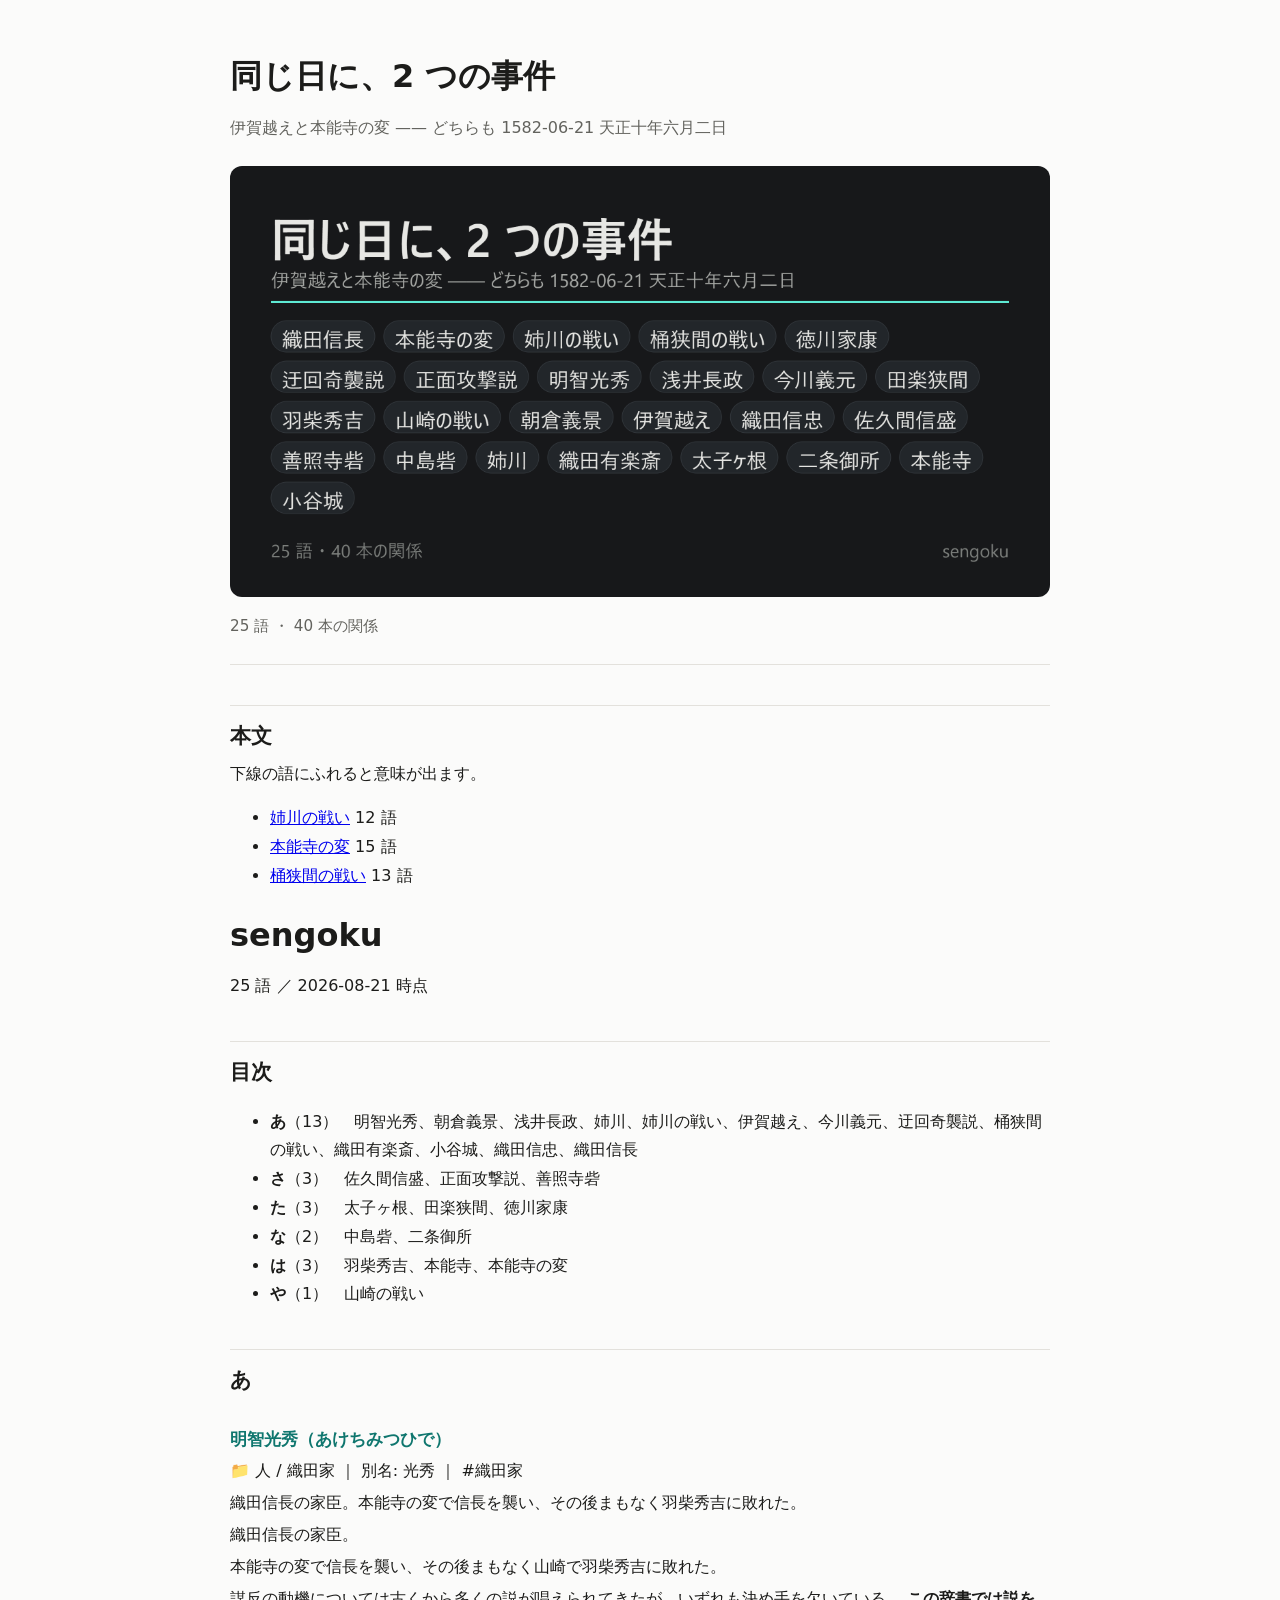
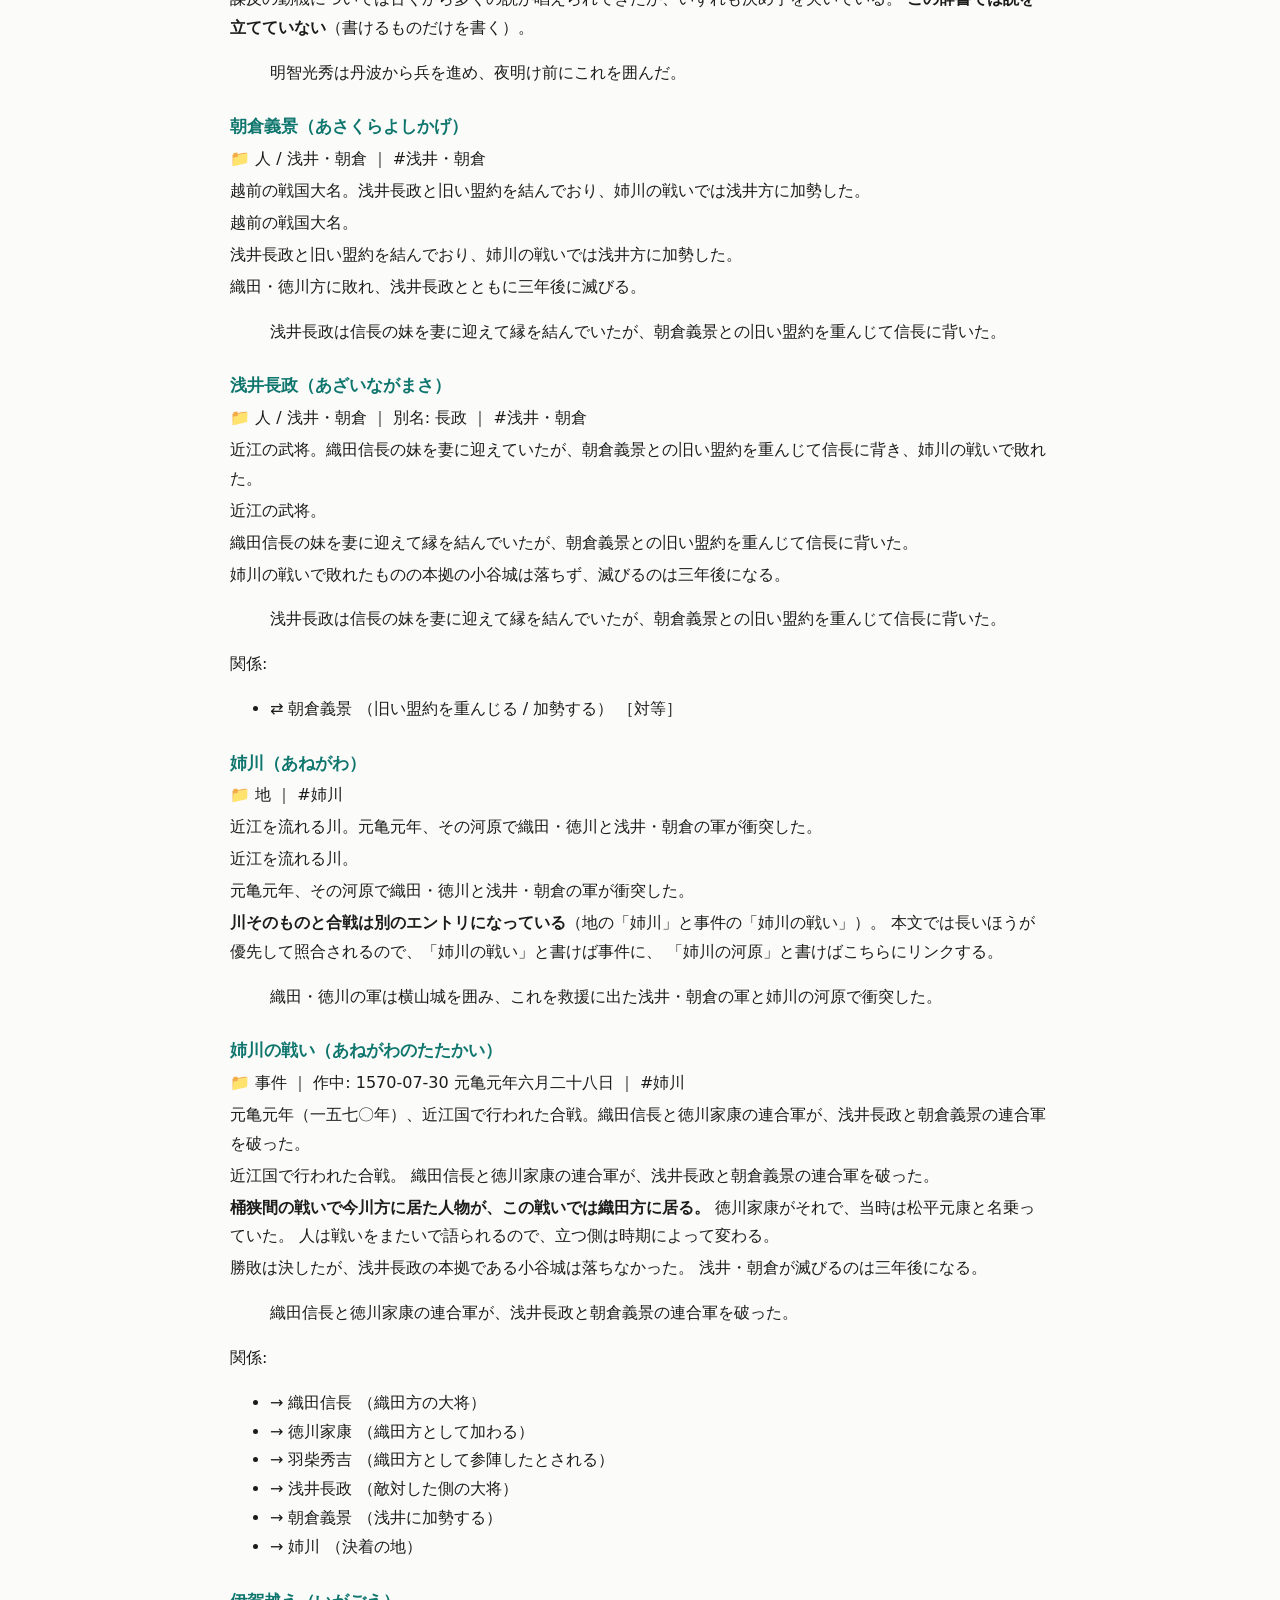
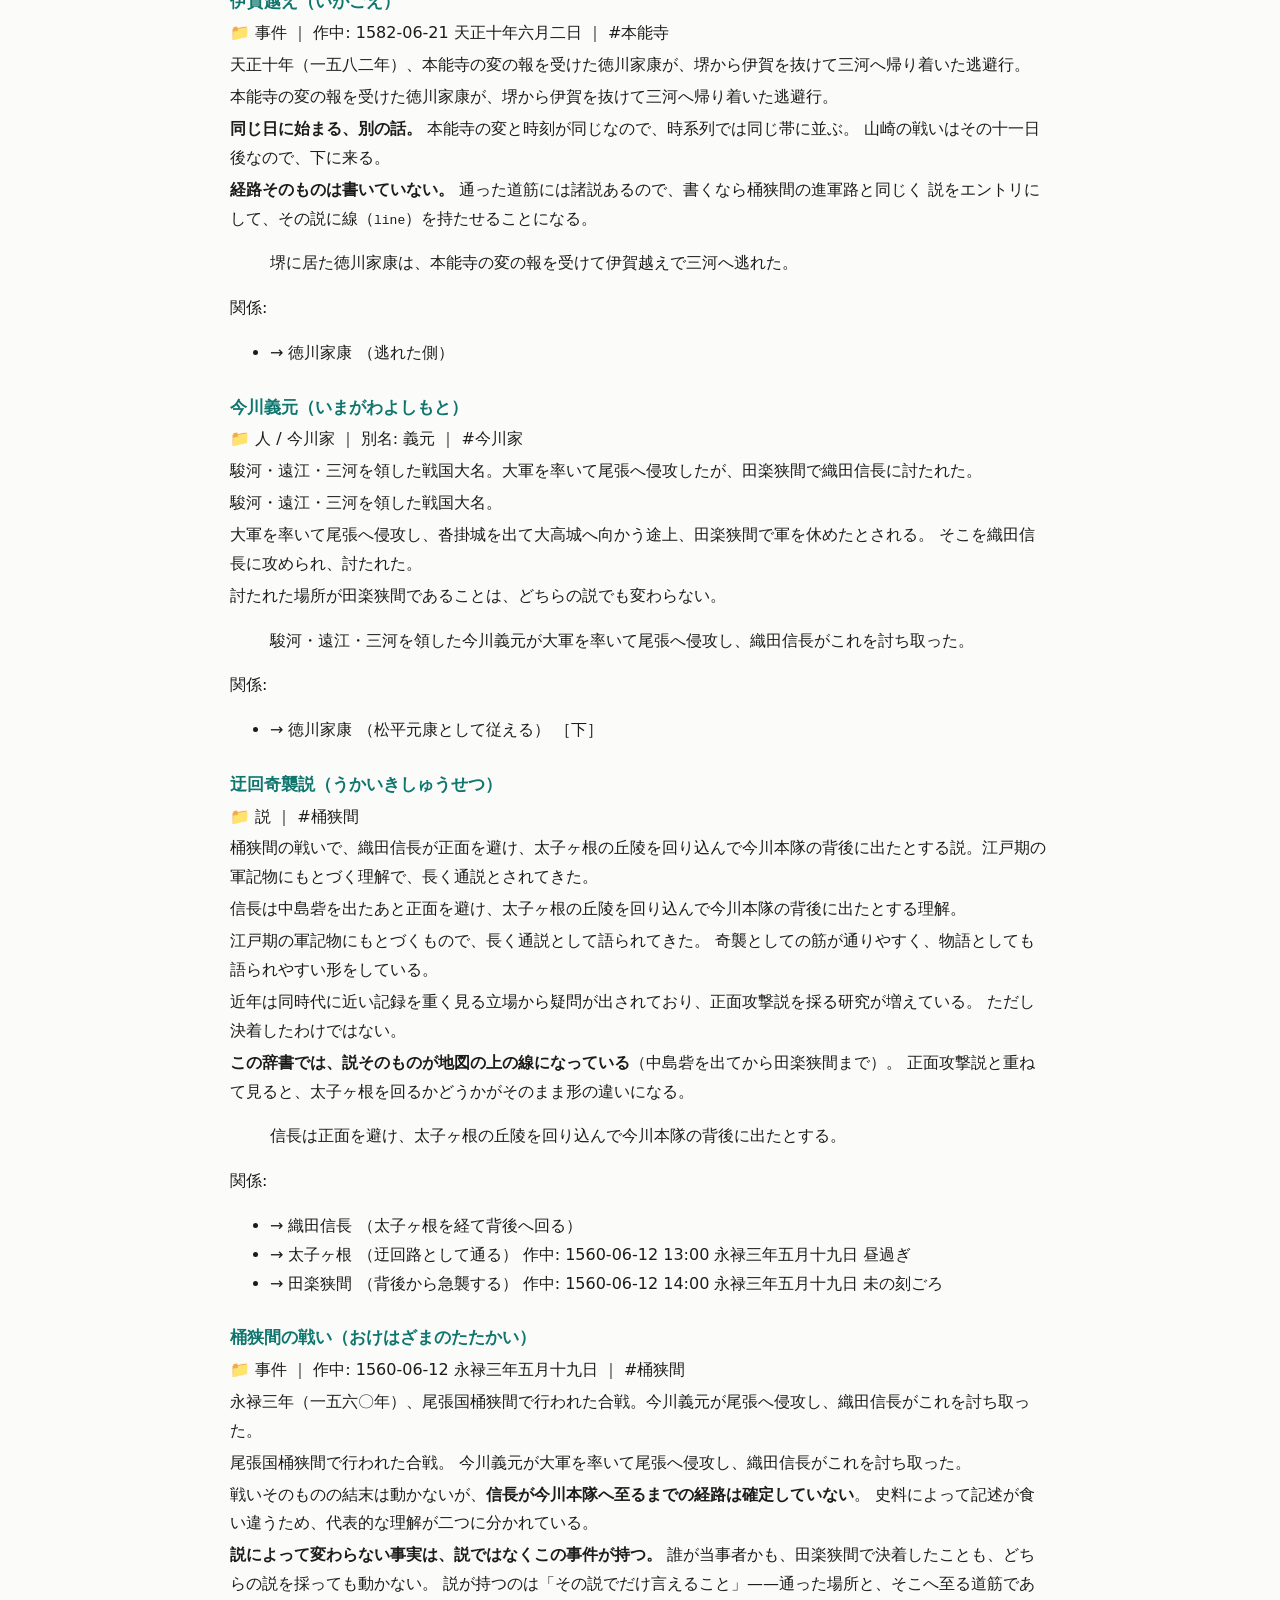
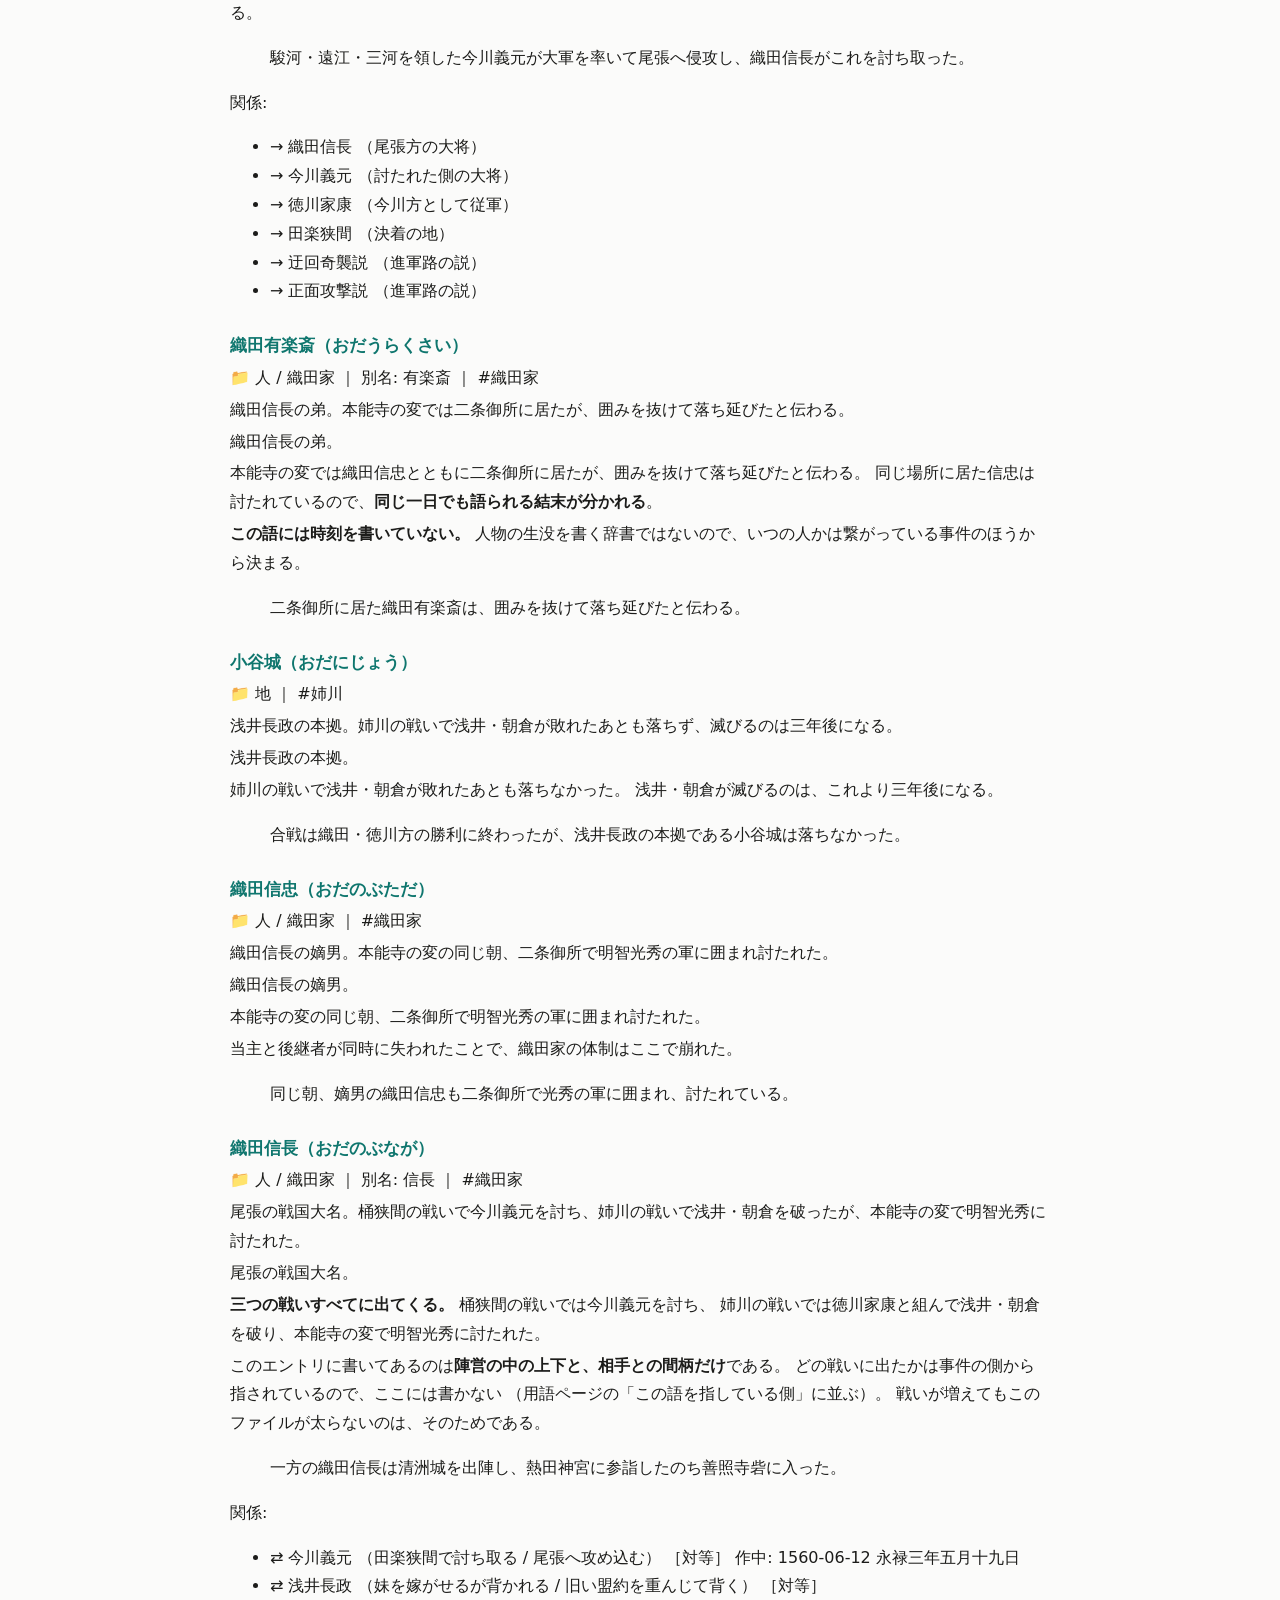
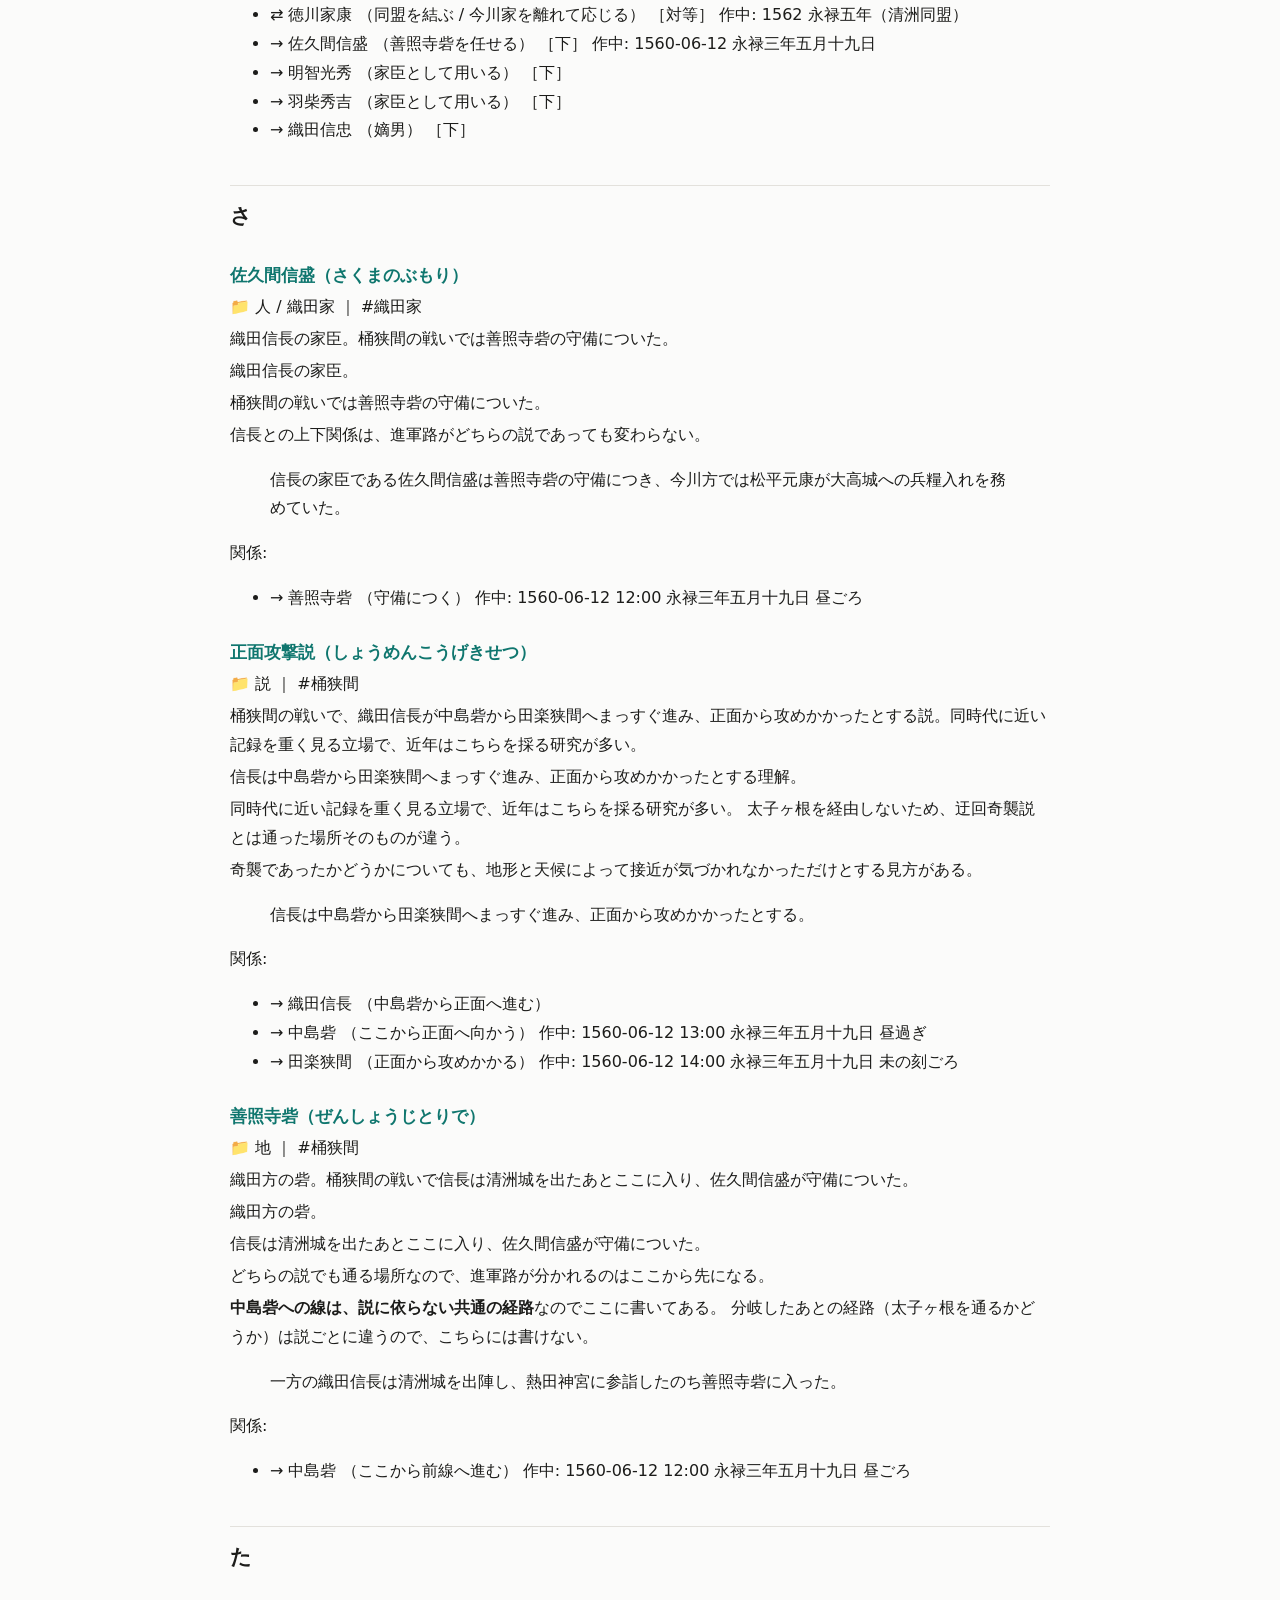
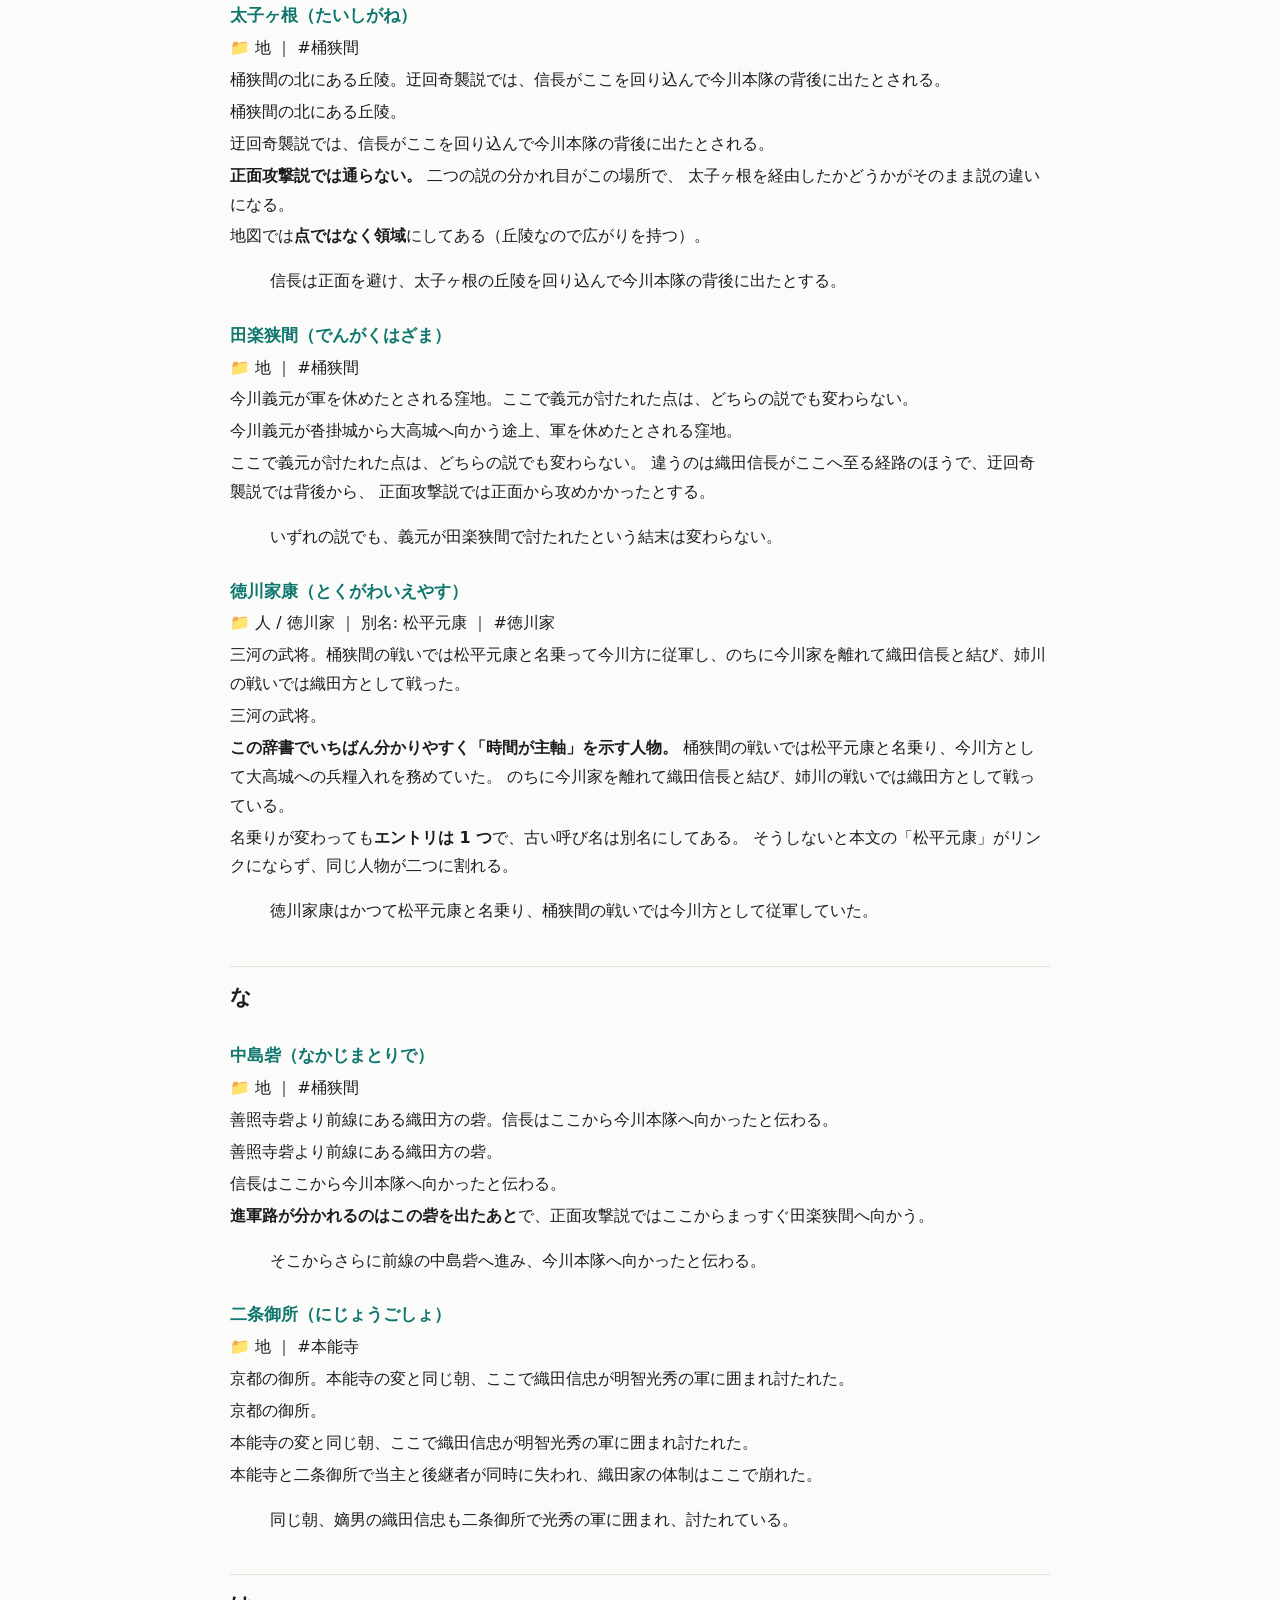
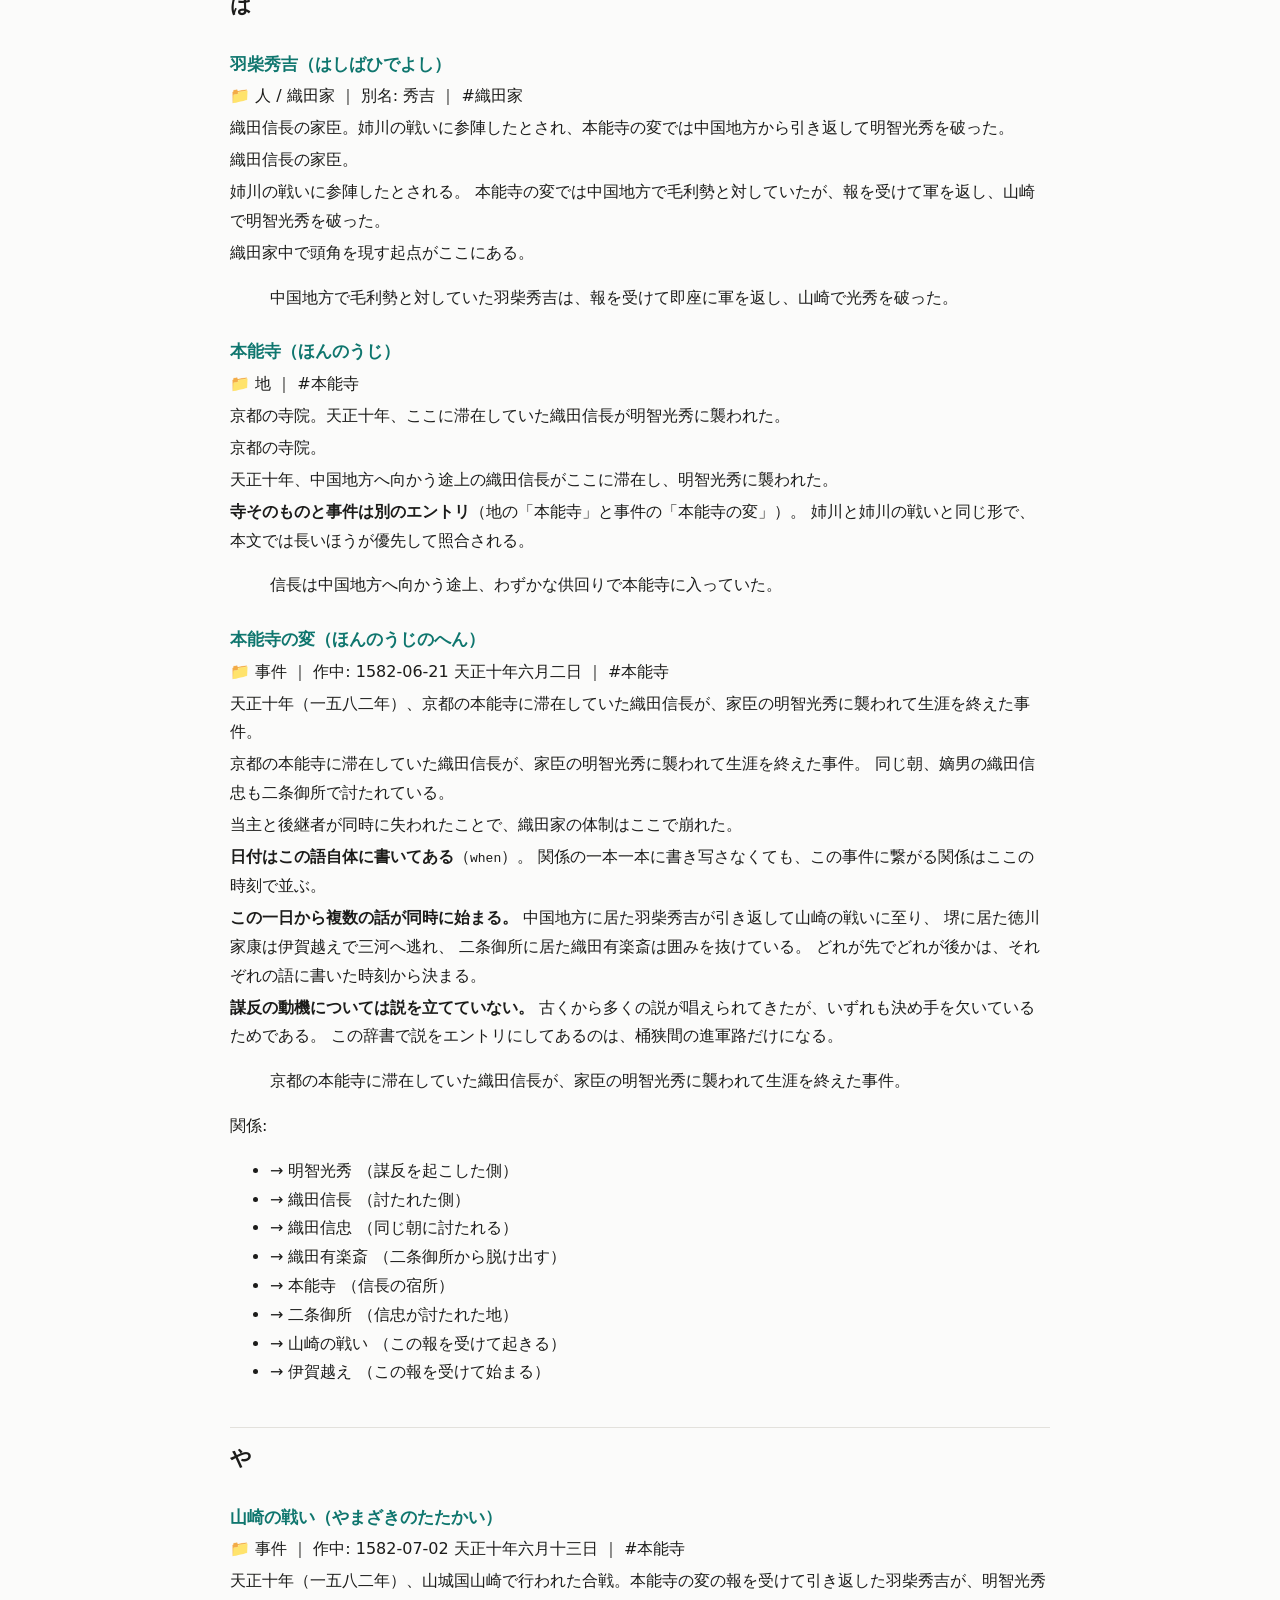
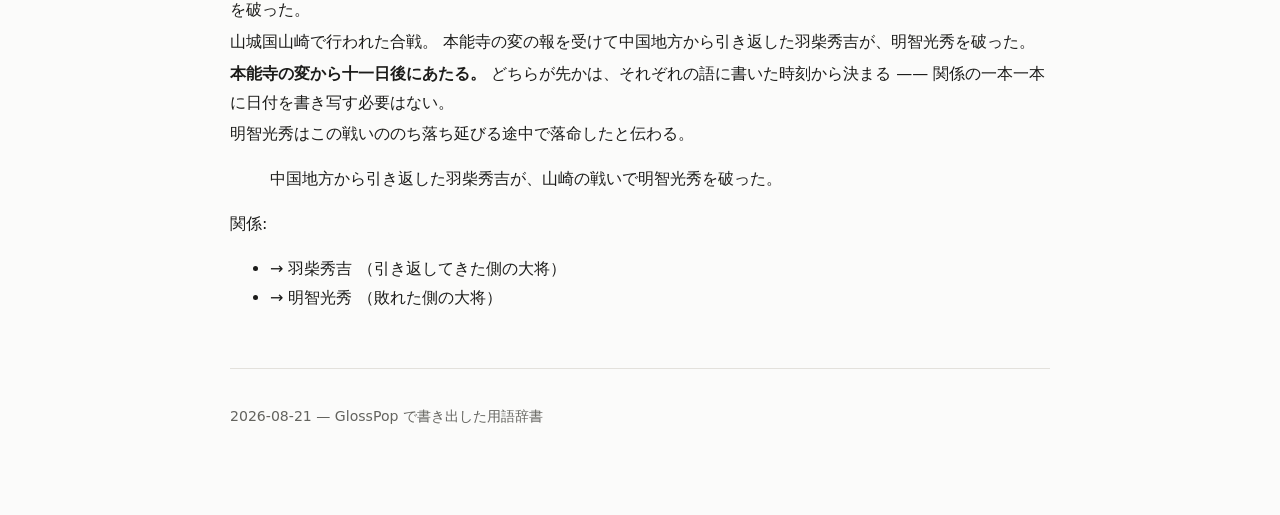
<file: sengoku/index.html>
<!doctype html>
<html lang="ja">
<head>
<meta charset="utf-8">
<meta name="viewport" content="width=device-width, initial-scale=1">
<title>同じ日に、2 つの事件</title>
<meta name="description" content="伊賀越えと本能寺の変 —— どちらも 1582-06-21 天正十年六月二日">
<meta property="og:type" content="article">
<meta property="og:site_name" content="sengoku">
<meta property="og:title" content="同じ日に、2 つの事件">
<meta property="og:description" content="伊賀越えと本能寺の変 —— どちらも 1582-06-21 天正十年六月二日">
<meta name="twitter:title" content="同じ日に、2 つの事件">
<meta name="twitter:description" content="伊賀越えと本能寺の変 —— どちらも 1582-06-21 天正十年六月二日">
<meta property="og:url" content="https://lancard-aikawa.github.io/GlossPopPages/sengoku/">
<meta property="og:image" content="https://lancard-aikawa.github.io/GlossPopPages/sengoku/card.png?v=7c5e00a1">
<meta property="og:image:alt" content="同じ日に、2 つの事件">
<meta name="twitter:image" content="https://lancard-aikawa.github.io/GlossPopPages/sengoku/card.png?v=7c5e00a1">
<meta name="twitter:image:alt" content="同じ日に、2 つの事件">
<meta name="twitter:card" content="summary_large_image">
<style>
:root { --bg:#fbfbfa; --fg:#1c1c1a; --dim:#63635e; --line:#e3e1dc; --accent:#0f766e; }
@media (prefers-color-scheme: dark) {
  :root { --bg:#17181a; --fg:#e7e7e4; --dim:#a6a8a5; --line:#2c2f36; --accent:#5eead4; }
}
* { box-sizing: border-box; }
body { margin:0; padding:0 20px 72px; background:var(--bg); color:var(--fg);
  font-family:"Yu Gothic UI","Hiragino Sans","Noto Sans JP",system-ui,sans-serif;
  line-height:1.8; }
.wrap { max-width:820px; margin:0 auto; }
header { padding:48px 0 24px; border-bottom:1px solid var(--line); }
h1 { margin:0 0 8px; font-size:2rem; }
.note { margin:0; color:var(--dim); }
.card { display:block; width:100%; height:auto; border-radius:12px; margin:24px 0 0; }
.counts { margin:16px 0 0; color:var(--dim); font-size:.95rem; }
main h2 { margin:40px 0 4px; padding-top:12px; border-top:1px solid var(--line);
  font-size:1.3rem; }
main h3 { margin:24px 0 2px; font-size:1.05rem; color:var(--accent); }
main p { margin:.2em 0; }
footer { margin:56px 0 0; padding-top:20px; border-top:1px solid var(--line);
  color:var(--dim); font-size:.88rem; }
</style>
</head>
<body>
<div class="wrap">
<header>
  <h1>同じ日に、2 つの事件</h1>
  <p class="note">伊賀越えと本能寺の変 —— どちらも 1582-06-21 天正十年六月二日</p>
  <img class="card" src="card.png" alt="同じ日に、2 つの事件" width="1200" height="630">
  <p class="counts">25 語 ・ 40 本の関係</p>
</header>
<main>
<section class="docs"><h2>本文</h2><p>下線の語にふれると意味が出ます。</p><ul>
<li><a href="docs/姉川の戦い.html">姉川の戦い</a> <span class="doc-terms">12 語</span></li>
<li><a href="docs/本能寺の変.html">本能寺の変</a> <span class="doc-terms">15 語</span></li>
<li><a href="docs/桶狭間の戦い.html">桶狭間の戦い</a> <span class="doc-terms">13 語</span></li>
</ul></section>
<h1 id="sengoku">sengoku</h1>
<p>25 語 ／ 2026-08-21 時点</p>
<h2 id="目次">目次</h2>
<ul>
<li><strong>あ</strong>（13）　明智光秀、朝倉義景、浅井長政、姉川、姉川の戦い、伊賀越え、今川義元、迂回奇襲説、桶狭間の戦い、織田有楽斎、小谷城、織田信忠、織田信長</li>
<li><strong>さ</strong>（3）　佐久間信盛、正面攻撃説、善照寺砦</li>
<li><strong>た</strong>（3）　太子ヶ根、田楽狭間、徳川家康</li>
<li><strong>な</strong>（2）　中島砦、二条御所</li>
<li><strong>は</strong>（3）　羽柴秀吉、本能寺、本能寺の変</li>
<li><strong>や</strong>（1）　山崎の戦い</li>
</ul>
<h2 id="あ">あ</h2>
<h3 id="明智光秀あけちみつひで">明智光秀（あけちみつひで）</h3>
<p>📁 人 / 織田家 ｜ 別名: 光秀 ｜ #織田家</p>
<p>織田信長の家臣。本能寺の変で信長を襲い、その後まもなく羽柴秀吉に敗れた。</p>
<p>織田信長の家臣。</p>
<p>本能寺の変で信長を襲い、その後まもなく山崎で羽柴秀吉に敗れた。</p>
<p>謀反の動機については古くから多くの説が唱えられてきたが、いずれも決め手を欠いている。
<strong>この辞書では説を立てていない</strong>（書けるものだけを書く）。</p>
<blockquote>
<p>明智光秀は丹波から兵を進め、夜明け前にこれを囲んだ。</p>
</blockquote>
<h3 id="朝倉義景あさくらよしかげ">朝倉義景（あさくらよしかげ）</h3>
<p>📁 人 / 浅井・朝倉 ｜ #浅井・朝倉</p>
<p>越前の戦国大名。浅井長政と旧い盟約を結んでおり、姉川の戦いでは浅井方に加勢した。</p>
<p>越前の戦国大名。</p>
<p>浅井長政と旧い盟約を結んでおり、姉川の戦いでは浅井方に加勢した。</p>
<p>織田・徳川方に敗れ、浅井長政とともに三年後に滅びる。</p>
<blockquote>
<p>浅井長政は信長の妹を妻に迎えて縁を結んでいたが、朝倉義景との旧い盟約を重んじて信長に背いた。</p>
</blockquote>
<h3 id="浅井長政あざいながまさ">浅井長政（あざいながまさ）</h3>
<p>📁 人 / 浅井・朝倉 ｜ 別名: 長政 ｜ #浅井・朝倉</p>
<p>近江の武将。織田信長の妹を妻に迎えていたが、朝倉義景との旧い盟約を重んじて信長に背き、姉川の戦いで敗れた。</p>
<p>近江の武将。</p>
<p>織田信長の妹を妻に迎えて縁を結んでいたが、朝倉義景との旧い盟約を重んじて信長に背いた。</p>
<p>姉川の戦いで敗れたものの本拠の小谷城は落ちず、滅びるのは三年後になる。</p>
<blockquote>
<p>浅井長政は信長の妹を妻に迎えて縁を結んでいたが、朝倉義景との旧い盟約を重んじて信長に背いた。</p>
</blockquote>
<p>関係:</p>
<ul>
<li>⇄ 朝倉義景 （旧い盟約を重んじる / 加勢する） ［対等］</li>
</ul>
<h3 id="姉川あねがわ">姉川（あねがわ）</h3>
<p>📁 地 ｜ #姉川</p>
<p>近江を流れる川。元亀元年、その河原で織田・徳川と浅井・朝倉の軍が衝突した。</p>
<p>近江を流れる川。</p>
<p>元亀元年、その河原で織田・徳川と浅井・朝倉の軍が衝突した。</p>
<p><strong>川そのものと合戦は別のエントリになっている</strong>（地の「姉川」と事件の「姉川の戦い」）。
本文では長いほうが優先して照合されるので、「姉川の戦い」と書けば事件に、
「姉川の河原」と書けばこちらにリンクする。</p>
<blockquote>
<p>織田・徳川の軍は横山城を囲み、これを救援に出た浅井・朝倉の軍と姉川の河原で衝突した。</p>
</blockquote>
<h3 id="姉川の戦いあねがわのたたかい">姉川の戦い（あねがわのたたかい）</h3>
<p>📁 事件 ｜ 作中: 1570-07-30 元亀元年六月二十八日 ｜ #姉川</p>
<p>元亀元年（一五七〇年）、近江国で行われた合戦。織田信長と徳川家康の連合軍が、浅井長政と朝倉義景の連合軍を破った。</p>
<p>近江国で行われた合戦。
織田信長と徳川家康の連合軍が、浅井長政と朝倉義景の連合軍を破った。</p>
<p><strong>桶狭間の戦いで今川方に居た人物が、この戦いでは織田方に居る。</strong>
徳川家康がそれで、当時は松平元康と名乗っていた。
人は戦いをまたいで語られるので、立つ側は時期によって変わる。</p>
<p>勝敗は決したが、浅井長政の本拠である小谷城は落ちなかった。
浅井・朝倉が滅びるのは三年後になる。</p>
<blockquote>
<p>織田信長と徳川家康の連合軍が、浅井長政と朝倉義景の連合軍を破った。</p>
</blockquote>
<p>関係:</p>
<ul>
<li>→ 織田信長 （織田方の大将）</li>
<li>→ 徳川家康 （織田方として加わる）</li>
<li>→ 羽柴秀吉 （織田方として参陣したとされる）</li>
<li>→ 浅井長政 （敵対した側の大将）</li>
<li>→ 朝倉義景 （浅井に加勢する）</li>
<li>→ 姉川 （決着の地）</li>
</ul>
<h3 id="伊賀越えいがごえ">伊賀越え（いがごえ）</h3>
<p>📁 事件 ｜ 作中: 1582-06-21 天正十年六月二日 ｜ #本能寺</p>
<p>天正十年（一五八二年）、本能寺の変の報を受けた徳川家康が、堺から伊賀を抜けて三河へ帰り着いた逃避行。</p>
<p>本能寺の変の報を受けた徳川家康が、堺から伊賀を抜けて三河へ帰り着いた逃避行。</p>
<p><strong>同じ日に始まる、別の話。</strong>
本能寺の変と時刻が同じなので、時系列では同じ帯に並ぶ。
山崎の戦いはその十一日後なので、下に来る。</p>
<p><strong>経路そのものは書いていない。</strong>
通った道筋には諸説あるので、書くなら桶狭間の進軍路と同じく
説をエントリにして、その説に線（<code>line</code>）を持たせることになる。</p>
<blockquote>
<p>堺に居た徳川家康は、本能寺の変の報を受けて伊賀越えで三河へ逃れた。</p>
</blockquote>
<p>関係:</p>
<ul>
<li>→ 徳川家康 （逃れた側）</li>
</ul>
<h3 id="今川義元いまがわよしもと">今川義元（いまがわよしもと）</h3>
<p>📁 人 / 今川家 ｜ 別名: 義元 ｜ #今川家</p>
<p>駿河・遠江・三河を領した戦国大名。大軍を率いて尾張へ侵攻したが、田楽狭間で織田信長に討たれた。</p>
<p>駿河・遠江・三河を領した戦国大名。</p>
<p>大軍を率いて尾張へ侵攻し、沓掛城を出て大高城へ向かう途上、田楽狭間で軍を休めたとされる。
そこを織田信長に攻められ、討たれた。</p>
<p>討たれた場所が田楽狭間であることは、どちらの説でも変わらない。</p>
<blockquote>
<p>駿河・遠江・三河を領した今川義元が大軍を率いて尾張へ侵攻し、織田信長がこれを討ち取った。</p>
</blockquote>
<p>関係:</p>
<ul>
<li>→ 徳川家康 （松平元康として従える） ［下］</li>
</ul>
<h3 id="迂回奇襲説うかいきしゅうせつ">迂回奇襲説（うかいきしゅうせつ）</h3>
<p>📁 説 ｜ #桶狭間</p>
<p>桶狭間の戦いで、織田信長が正面を避け、太子ヶ根の丘陵を回り込んで今川本隊の背後に出たとする説。江戸期の軍記物にもとづく理解で、長く通説とされてきた。</p>
<p>信長は中島砦を出たあと正面を避け、太子ヶ根の丘陵を回り込んで今川本隊の背後に出たとする理解。</p>
<p>江戸期の軍記物にもとづくもので、長く通説として語られてきた。
奇襲としての筋が通りやすく、物語としても語られやすい形をしている。</p>
<p>近年は同時代に近い記録を重く見る立場から疑問が出されており、正面攻撃説を採る研究が増えている。
ただし決着したわけではない。</p>
<p><strong>この辞書では、説そのものが地図の上の線になっている</strong>（中島砦を出てから田楽狭間まで）。
正面攻撃説と重ねて見ると、太子ヶ根を回るかどうかがそのまま形の違いになる。</p>
<blockquote>
<p>信長は正面を避け、太子ヶ根の丘陵を回り込んで今川本隊の背後に出たとする。</p>
</blockquote>
<p>関係:</p>
<ul>
<li>→ 織田信長 （太子ヶ根を経て背後へ回る）</li>
<li>→ 太子ヶ根 （迂回路として通る） 作中: 1560-06-12 13:00 永禄三年五月十九日 昼過ぎ</li>
<li>→ 田楽狭間 （背後から急襲する） 作中: 1560-06-12 14:00 永禄三年五月十九日 未の刻ごろ</li>
</ul>
<h3 id="桶狭間の戦いおけはざまのたたかい">桶狭間の戦い（おけはざまのたたかい）</h3>
<p>📁 事件 ｜ 作中: 1560-06-12 永禄三年五月十九日 ｜ #桶狭間</p>
<p>永禄三年（一五六〇年）、尾張国桶狭間で行われた合戦。今川義元が尾張へ侵攻し、織田信長がこれを討ち取った。</p>
<p>尾張国桶狭間で行われた合戦。
今川義元が大軍を率いて尾張へ侵攻し、織田信長がこれを討ち取った。</p>
<p>戦いそのものの結末は動かないが、<strong>信長が今川本隊へ至るまでの経路は確定していない</strong>。
史料によって記述が食い違うため、代表的な理解が二つに分かれている。</p>
<p><strong>説によって変わらない事実は、説ではなくこの事件が持つ。</strong>
誰が当事者かも、田楽狭間で決着したことも、どちらの説を採っても動かない。
説が持つのは「その説でだけ言えること」——通った場所と、そこへ至る道筋である。</p>
<blockquote>
<p>駿河・遠江・三河を領した今川義元が大軍を率いて尾張へ侵攻し、織田信長がこれを討ち取った。</p>
</blockquote>
<p>関係:</p>
<ul>
<li>→ 織田信長 （尾張方の大将）</li>
<li>→ 今川義元 （討たれた側の大将）</li>
<li>→ 徳川家康 （今川方として従軍）</li>
<li>→ 田楽狭間 （決着の地）</li>
<li>→ 迂回奇襲説 （進軍路の説）</li>
<li>→ 正面攻撃説 （進軍路の説）</li>
</ul>
<h3 id="織田有楽斎おだうらくさい">織田有楽斎（おだうらくさい）</h3>
<p>📁 人 / 織田家 ｜ 別名: 有楽斎 ｜ #織田家</p>
<p>織田信長の弟。本能寺の変では二条御所に居たが、囲みを抜けて落ち延びたと伝わる。</p>
<p>織田信長の弟。</p>
<p>本能寺の変では織田信忠とともに二条御所に居たが、囲みを抜けて落ち延びたと伝わる。
同じ場所に居た信忠は討たれているので、<strong>同じ一日でも語られる結末が分かれる</strong>。</p>
<p><strong>この語には時刻を書いていない。</strong>
人物の生没を書く辞書ではないので、いつの人かは繋がっている事件のほうから決まる。</p>
<blockquote>
<p>二条御所に居た織田有楽斎は、囲みを抜けて落ち延びたと伝わる。</p>
</blockquote>
<h3 id="小谷城おだにじょう">小谷城（おだにじょう）</h3>
<p>📁 地 ｜ #姉川</p>
<p>浅井長政の本拠。姉川の戦いで浅井・朝倉が敗れたあとも落ちず、滅びるのは三年後になる。</p>
<p>浅井長政の本拠。</p>
<p>姉川の戦いで浅井・朝倉が敗れたあとも落ちなかった。
浅井・朝倉が滅びるのは、これより三年後になる。</p>
<blockquote>
<p>合戦は織田・徳川方の勝利に終わったが、浅井長政の本拠である小谷城は落ちなかった。</p>
</blockquote>
<h3 id="織田信忠おだのぶただ">織田信忠（おだのぶただ）</h3>
<p>📁 人 / 織田家 ｜ #織田家</p>
<p>織田信長の嫡男。本能寺の変の同じ朝、二条御所で明智光秀の軍に囲まれ討たれた。</p>
<p>織田信長の嫡男。</p>
<p>本能寺の変の同じ朝、二条御所で明智光秀の軍に囲まれ討たれた。</p>
<p>当主と後継者が同時に失われたことで、織田家の体制はここで崩れた。</p>
<blockquote>
<p>同じ朝、嫡男の織田信忠も二条御所で光秀の軍に囲まれ、討たれている。</p>
</blockquote>
<h3 id="織田信長おだのぶなが">織田信長（おだのぶなが）</h3>
<p>📁 人 / 織田家 ｜ 別名: 信長 ｜ #織田家</p>
<p>尾張の戦国大名。桶狭間の戦いで今川義元を討ち、姉川の戦いで浅井・朝倉を破ったが、本能寺の変で明智光秀に討たれた。</p>
<p>尾張の戦国大名。</p>
<p><strong>三つの戦いすべてに出てくる。</strong> 桶狭間の戦いでは今川義元を討ち、
姉川の戦いでは徳川家康と組んで浅井・朝倉を破り、本能寺の変で明智光秀に討たれた。</p>
<p>このエントリに書いてあるのは<strong>陣営の中の上下と、相手との間柄だけ</strong>である。
どの戦いに出たかは事件の側から指されているので、ここには書かない
（用語ページの「この語を指している側」に並ぶ）。
戦いが増えてもこのファイルが太らないのは、そのためである。</p>
<blockquote>
<p>一方の織田信長は清洲城を出陣し、熱田神宮に参詣したのち善照寺砦に入った。</p>
</blockquote>
<p>関係:</p>
<ul>
<li>⇄ 今川義元 （田楽狭間で討ち取る / 尾張へ攻め込む） ［対等］ 作中: 1560-06-12 永禄三年五月十九日</li>
<li>⇄ 浅井長政 （妹を嫁がせるが背かれる / 旧い盟約を重んじて背く） ［対等］</li>
<li>⇄ 徳川家康 （同盟を結ぶ / 今川家を離れて応じる） ［対等］ 作中: 1562 永禄五年（清洲同盟）</li>
<li>→ 佐久間信盛 （善照寺砦を任せる） ［下］ 作中: 1560-06-12 永禄三年五月十九日</li>
<li>→ 明智光秀 （家臣として用いる） ［下］</li>
<li>→ 羽柴秀吉 （家臣として用いる） ［下］</li>
<li>→ 織田信忠 （嫡男） ［下］</li>
</ul>
<h2 id="さ">さ</h2>
<h3 id="佐久間信盛さくまのぶもり">佐久間信盛（さくまのぶもり）</h3>
<p>📁 人 / 織田家 ｜ #織田家</p>
<p>織田信長の家臣。桶狭間の戦いでは善照寺砦の守備についた。</p>
<p>織田信長の家臣。</p>
<p>桶狭間の戦いでは善照寺砦の守備についた。</p>
<p>信長との上下関係は、進軍路がどちらの説であっても変わらない。</p>
<blockquote>
<p>信長の家臣である佐久間信盛は善照寺砦の守備につき、今川方では松平元康が大高城への兵糧入れを務めていた。</p>
</blockquote>
<p>関係:</p>
<ul>
<li>→ 善照寺砦 （守備につく） 作中: 1560-06-12 12:00 永禄三年五月十九日 昼ごろ</li>
</ul>
<h3 id="正面攻撃説しょうめんこうげきせつ">正面攻撃説（しょうめんこうげきせつ）</h3>
<p>📁 説 ｜ #桶狭間</p>
<p>桶狭間の戦いで、織田信長が中島砦から田楽狭間へまっすぐ進み、正面から攻めかかったとする説。同時代に近い記録を重く見る立場で、近年はこちらを採る研究が多い。</p>
<p>信長は中島砦から田楽狭間へまっすぐ進み、正面から攻めかかったとする理解。</p>
<p>同時代に近い記録を重く見る立場で、近年はこちらを採る研究が多い。
太子ヶ根を経由しないため、迂回奇襲説とは通った場所そのものが違う。</p>
<p>奇襲であったかどうかについても、地形と天候によって接近が気づかれなかっただけとする見方がある。</p>
<blockquote>
<p>信長は中島砦から田楽狭間へまっすぐ進み、正面から攻めかかったとする。</p>
</blockquote>
<p>関係:</p>
<ul>
<li>→ 織田信長 （中島砦から正面へ進む）</li>
<li>→ 中島砦 （ここから正面へ向かう） 作中: 1560-06-12 13:00 永禄三年五月十九日 昼過ぎ</li>
<li>→ 田楽狭間 （正面から攻めかかる） 作中: 1560-06-12 14:00 永禄三年五月十九日 未の刻ごろ</li>
</ul>
<h3 id="善照寺砦ぜんしょうじとりで">善照寺砦（ぜんしょうじとりで）</h3>
<p>📁 地 ｜ #桶狭間</p>
<p>織田方の砦。桶狭間の戦いで信長は清洲城を出たあとここに入り、佐久間信盛が守備についた。</p>
<p>織田方の砦。</p>
<p>信長は清洲城を出たあとここに入り、佐久間信盛が守備についた。</p>
<p>どちらの説でも通る場所なので、進軍路が分かれるのはここから先になる。</p>
<p><strong>中島砦への線は、説に依らない共通の経路</strong>なのでここに書いてある。
分岐したあとの経路（太子ヶ根を通るかどうか）は説ごとに違うので、こちらには書けない。</p>
<blockquote>
<p>一方の織田信長は清洲城を出陣し、熱田神宮に参詣したのち善照寺砦に入った。</p>
</blockquote>
<p>関係:</p>
<ul>
<li>→ 中島砦 （ここから前線へ進む） 作中: 1560-06-12 12:00 永禄三年五月十九日 昼ごろ</li>
</ul>
<h2 id="た">た</h2>
<h3 id="太子ヶ根たいしがね">太子ヶ根（たいしがね）</h3>
<p>📁 地 ｜ #桶狭間</p>
<p>桶狭間の北にある丘陵。迂回奇襲説では、信長がここを回り込んで今川本隊の背後に出たとされる。</p>
<p>桶狭間の北にある丘陵。</p>
<p>迂回奇襲説では、信長がここを回り込んで今川本隊の背後に出たとされる。</p>
<p><strong>正面攻撃説では通らない。</strong> 二つの説の分かれ目がこの場所で、
太子ヶ根を経由したかどうかがそのまま説の違いになる。</p>
<p>地図では<strong>点ではなく領域</strong>にしてある（丘陵なので広がりを持つ）。</p>
<blockquote>
<p>信長は正面を避け、太子ヶ根の丘陵を回り込んで今川本隊の背後に出たとする。</p>
</blockquote>
<h3 id="田楽狭間でんがくはざま">田楽狭間（でんがくはざま）</h3>
<p>📁 地 ｜ #桶狭間</p>
<p>今川義元が軍を休めたとされる窪地。ここで義元が討たれた点は、どちらの説でも変わらない。</p>
<p>今川義元が沓掛城から大高城へ向かう途上、軍を休めたとされる窪地。</p>
<p>ここで義元が討たれた点は、どちらの説でも変わらない。
違うのは織田信長がここへ至る経路のほうで、迂回奇襲説では背後から、
正面攻撃説では正面から攻めかかったとする。</p>
<blockquote>
<p>いずれの説でも、義元が田楽狭間で討たれたという結末は変わらない。</p>
</blockquote>
<h3 id="徳川家康とくがわいえやす">徳川家康（とくがわいえやす）</h3>
<p>📁 人 / 徳川家 ｜ 別名: 松平元康 ｜ #徳川家</p>
<p>三河の武将。桶狭間の戦いでは松平元康と名乗って今川方に従軍し、のちに今川家を離れて織田信長と結び、姉川の戦いでは織田方として戦った。</p>
<p>三河の武将。</p>
<p><strong>この辞書でいちばん分かりやすく「時間が主軸」を示す人物。</strong>
桶狭間の戦いでは松平元康と名乗り、今川方として大高城への兵糧入れを務めていた。
のちに今川家を離れて織田信長と結び、姉川の戦いでは織田方として戦っている。</p>
<p>名乗りが変わっても<strong>エントリは 1 つ</strong>で、古い呼び名は別名にしてある。
そうしないと本文の「松平元康」がリンクにならず、同じ人物が二つに割れる。</p>
<blockquote>
<p>徳川家康はかつて松平元康と名乗り、桶狭間の戦いでは今川方として従軍していた。</p>
</blockquote>
<h2 id="な">な</h2>
<h3 id="中島砦なかじまとりで">中島砦（なかじまとりで）</h3>
<p>📁 地 ｜ #桶狭間</p>
<p>善照寺砦より前線にある織田方の砦。信長はここから今川本隊へ向かったと伝わる。</p>
<p>善照寺砦より前線にある織田方の砦。</p>
<p>信長はここから今川本隊へ向かったと伝わる。</p>
<p><strong>進軍路が分かれるのはこの砦を出たあと</strong>で、正面攻撃説ではここからまっすぐ田楽狭間へ向かう。</p>
<blockquote>
<p>そこからさらに前線の中島砦へ進み、今川本隊へ向かったと伝わる。</p>
</blockquote>
<h3 id="二条御所にじょうごしょ">二条御所（にじょうごしょ）</h3>
<p>📁 地 ｜ #本能寺</p>
<p>京都の御所。本能寺の変と同じ朝、ここで織田信忠が明智光秀の軍に囲まれ討たれた。</p>
<p>京都の御所。</p>
<p>本能寺の変と同じ朝、ここで織田信忠が明智光秀の軍に囲まれ討たれた。</p>
<p>本能寺と二条御所で当主と後継者が同時に失われ、織田家の体制はここで崩れた。</p>
<blockquote>
<p>同じ朝、嫡男の織田信忠も二条御所で光秀の軍に囲まれ、討たれている。</p>
</blockquote>
<h2 id="は">は</h2>
<h3 id="羽柴秀吉はしばひでよし">羽柴秀吉（はしばひでよし）</h3>
<p>📁 人 / 織田家 ｜ 別名: 秀吉 ｜ #織田家</p>
<p>織田信長の家臣。姉川の戦いに参陣したとされ、本能寺の変では中国地方から引き返して明智光秀を破った。</p>
<p>織田信長の家臣。</p>
<p>姉川の戦いに参陣したとされる。
本能寺の変では中国地方で毛利勢と対していたが、報を受けて軍を返し、山崎で明智光秀を破った。</p>
<p>織田家中で頭角を現す起点がここにある。</p>
<blockquote>
<p>中国地方で毛利勢と対していた羽柴秀吉は、報を受けて即座に軍を返し、山崎で光秀を破った。</p>
</blockquote>
<h3 id="本能寺ほんのうじ">本能寺（ほんのうじ）</h3>
<p>📁 地 ｜ #本能寺</p>
<p>京都の寺院。天正十年、ここに滞在していた織田信長が明智光秀に襲われた。</p>
<p>京都の寺院。</p>
<p>天正十年、中国地方へ向かう途上の織田信長がここに滞在し、明智光秀に襲われた。</p>
<p><strong>寺そのものと事件は別のエントリ</strong>（地の「本能寺」と事件の「本能寺の変」）。
姉川と姉川の戦いと同じ形で、本文では長いほうが優先して照合される。</p>
<blockquote>
<p>信長は中国地方へ向かう途上、わずかな供回りで本能寺に入っていた。</p>
</blockquote>
<h3 id="本能寺の変ほんのうじのへん">本能寺の変（ほんのうじのへん）</h3>
<p>📁 事件 ｜ 作中: 1582-06-21 天正十年六月二日 ｜ #本能寺</p>
<p>天正十年（一五八二年）、京都の本能寺に滞在していた織田信長が、家臣の明智光秀に襲われて生涯を終えた事件。</p>
<p>京都の本能寺に滞在していた織田信長が、家臣の明智光秀に襲われて生涯を終えた事件。
同じ朝、嫡男の織田信忠も二条御所で討たれている。</p>
<p>当主と後継者が同時に失われたことで、織田家の体制はここで崩れた。</p>
<p><strong>日付はこの語自体に書いてある</strong>（<code>when</code>）。
関係の一本一本に書き写さなくても、この事件に繋がる関係はここの時刻で並ぶ。</p>
<p><strong>この一日から複数の話が同時に始まる。</strong>
中国地方に居た羽柴秀吉が引き返して山崎の戦いに至り、
堺に居た徳川家康は伊賀越えで三河へ逃れ、
二条御所に居た織田有楽斎は囲みを抜けている。
どれが先でどれが後かは、それぞれの語に書いた時刻から決まる。</p>
<p><strong>謀反の動機については説を立てていない。</strong>
古くから多くの説が唱えられてきたが、いずれも決め手を欠いているためである。
この辞書で説をエントリにしてあるのは、桶狭間の進軍路だけになる。</p>
<blockquote>
<p>京都の本能寺に滞在していた織田信長が、家臣の明智光秀に襲われて生涯を終えた事件。</p>
</blockquote>
<p>関係:</p>
<ul>
<li>→ 明智光秀 （謀反を起こした側）</li>
<li>→ 織田信長 （討たれた側）</li>
<li>→ 織田信忠 （同じ朝に討たれる）</li>
<li>→ 織田有楽斎 （二条御所から脱け出す）</li>
<li>→ 本能寺 （信長の宿所）</li>
<li>→ 二条御所 （信忠が討たれた地）</li>
<li>→ 山崎の戦い （この報を受けて起きる）</li>
<li>→ 伊賀越え （この報を受けて始まる）</li>
</ul>
<h2 id="や">や</h2>
<h3 id="山崎の戦いやまざきのたたかい">山崎の戦い（やまざきのたたかい）</h3>
<p>📁 事件 ｜ 作中: 1582-07-02 天正十年六月十三日 ｜ #本能寺</p>
<p>天正十年（一五八二年）、山城国山崎で行われた合戦。本能寺の変の報を受けて引き返した羽柴秀吉が、明智光秀を破った。</p>
<p>山城国山崎で行われた合戦。
本能寺の変の報を受けて中国地方から引き返した羽柴秀吉が、明智光秀を破った。</p>
<p><strong>本能寺の変から十一日後にあたる。</strong>
どちらが先かは、それぞれの語に書いた時刻から決まる ——
関係の一本一本に日付を書き写す必要はない。</p>
<p>明智光秀はこの戦いののち落ち延びる途中で落命したと伝わる。</p>
<blockquote>
<p>中国地方から引き返した羽柴秀吉が、山崎の戦いで明智光秀を破った。</p>
</blockquote>
<p>関係:</p>
<ul>
<li>→ 羽柴秀吉 （引き返してきた側の大将）</li>
<li>→ 明智光秀 （敗れた側の大将）</li>
</ul>

</main>
<footer><p>2026-08-21 — GlossPop で書き出した用語辞書</p></footer>
</div>
</body>
</html>
</file>
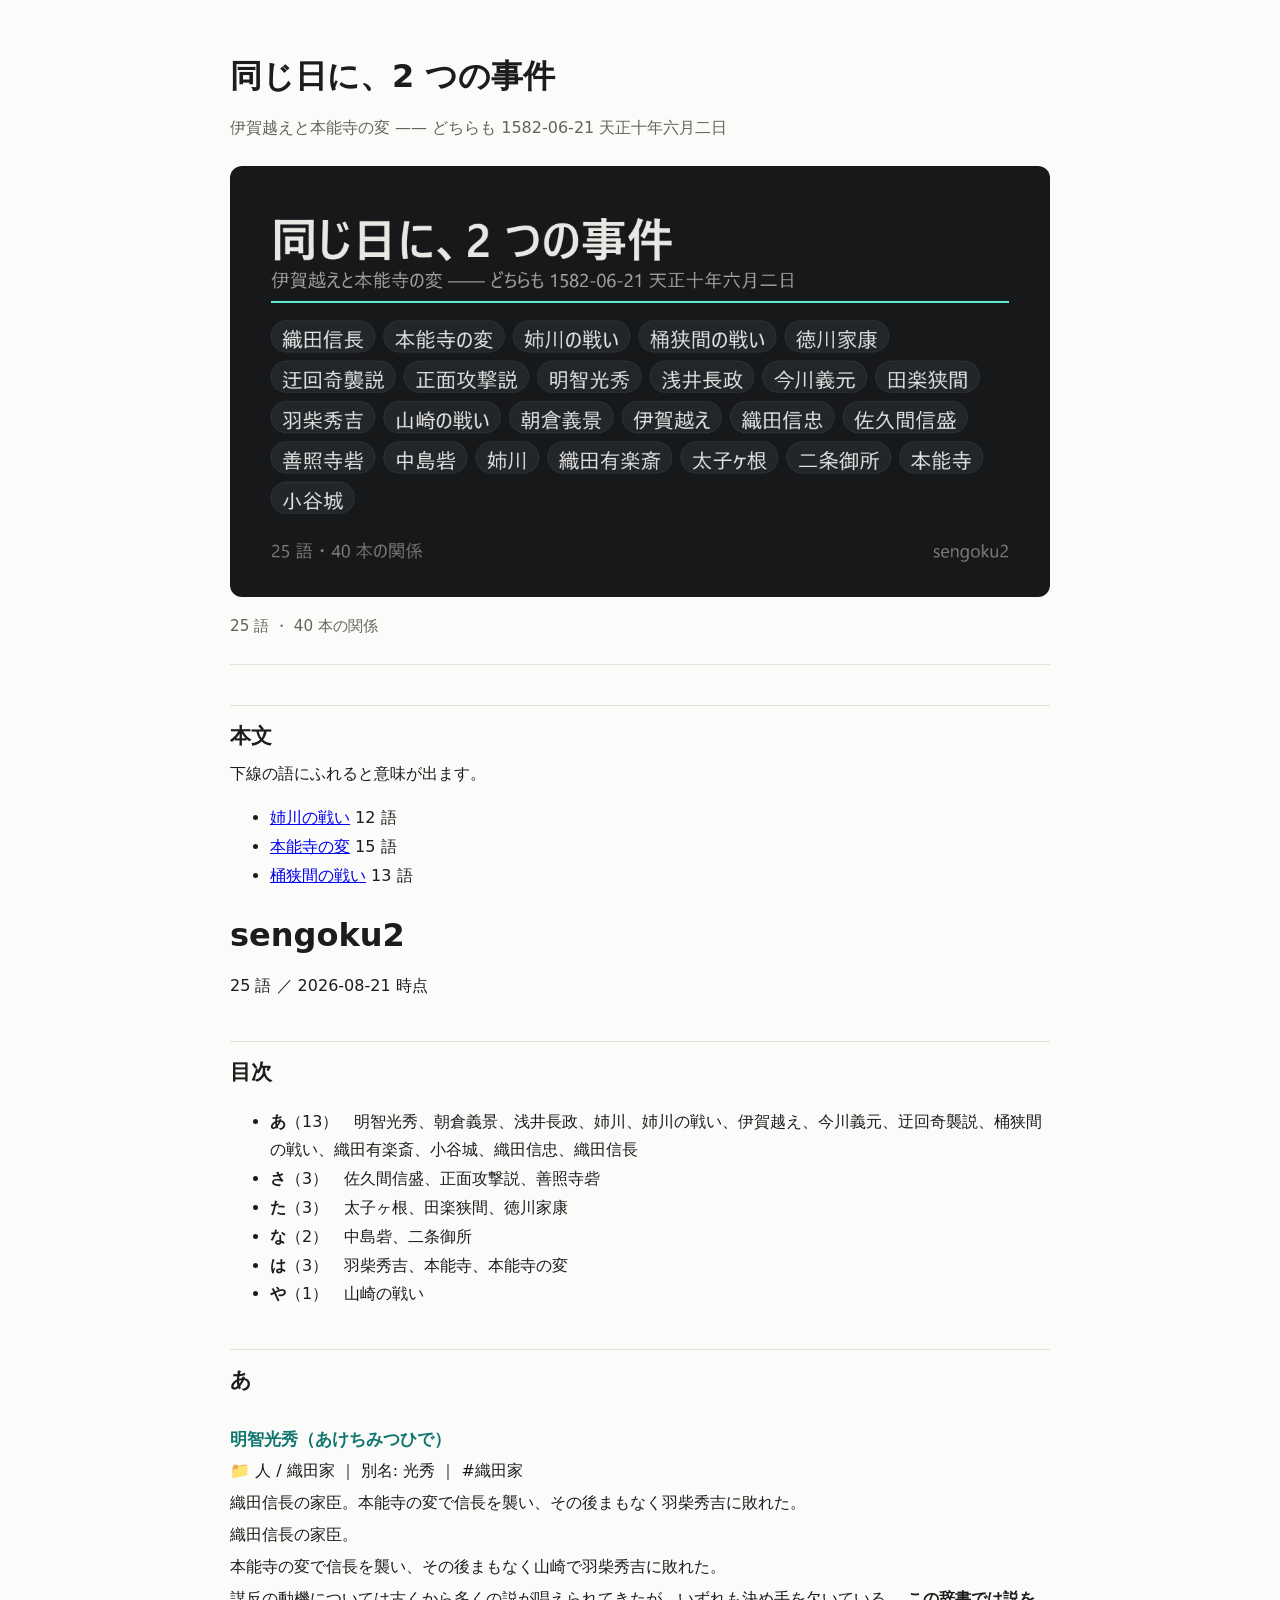
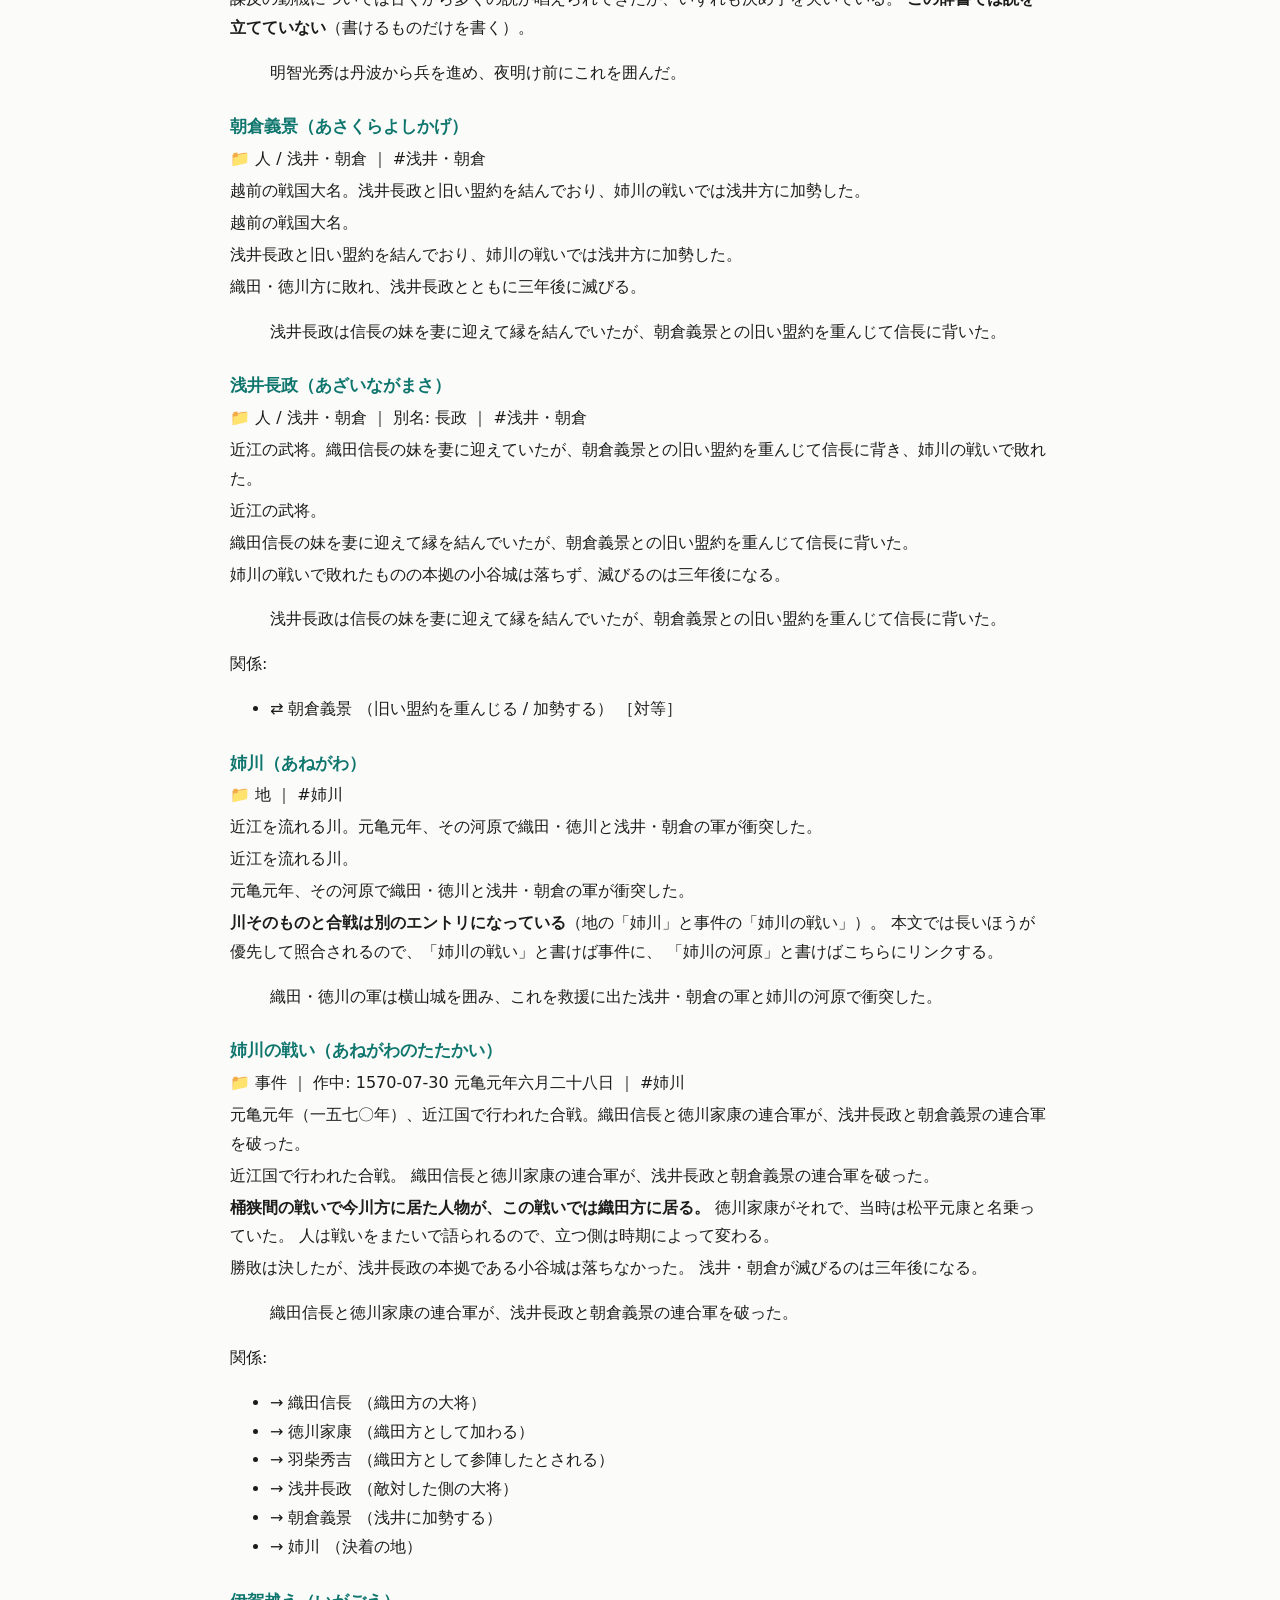
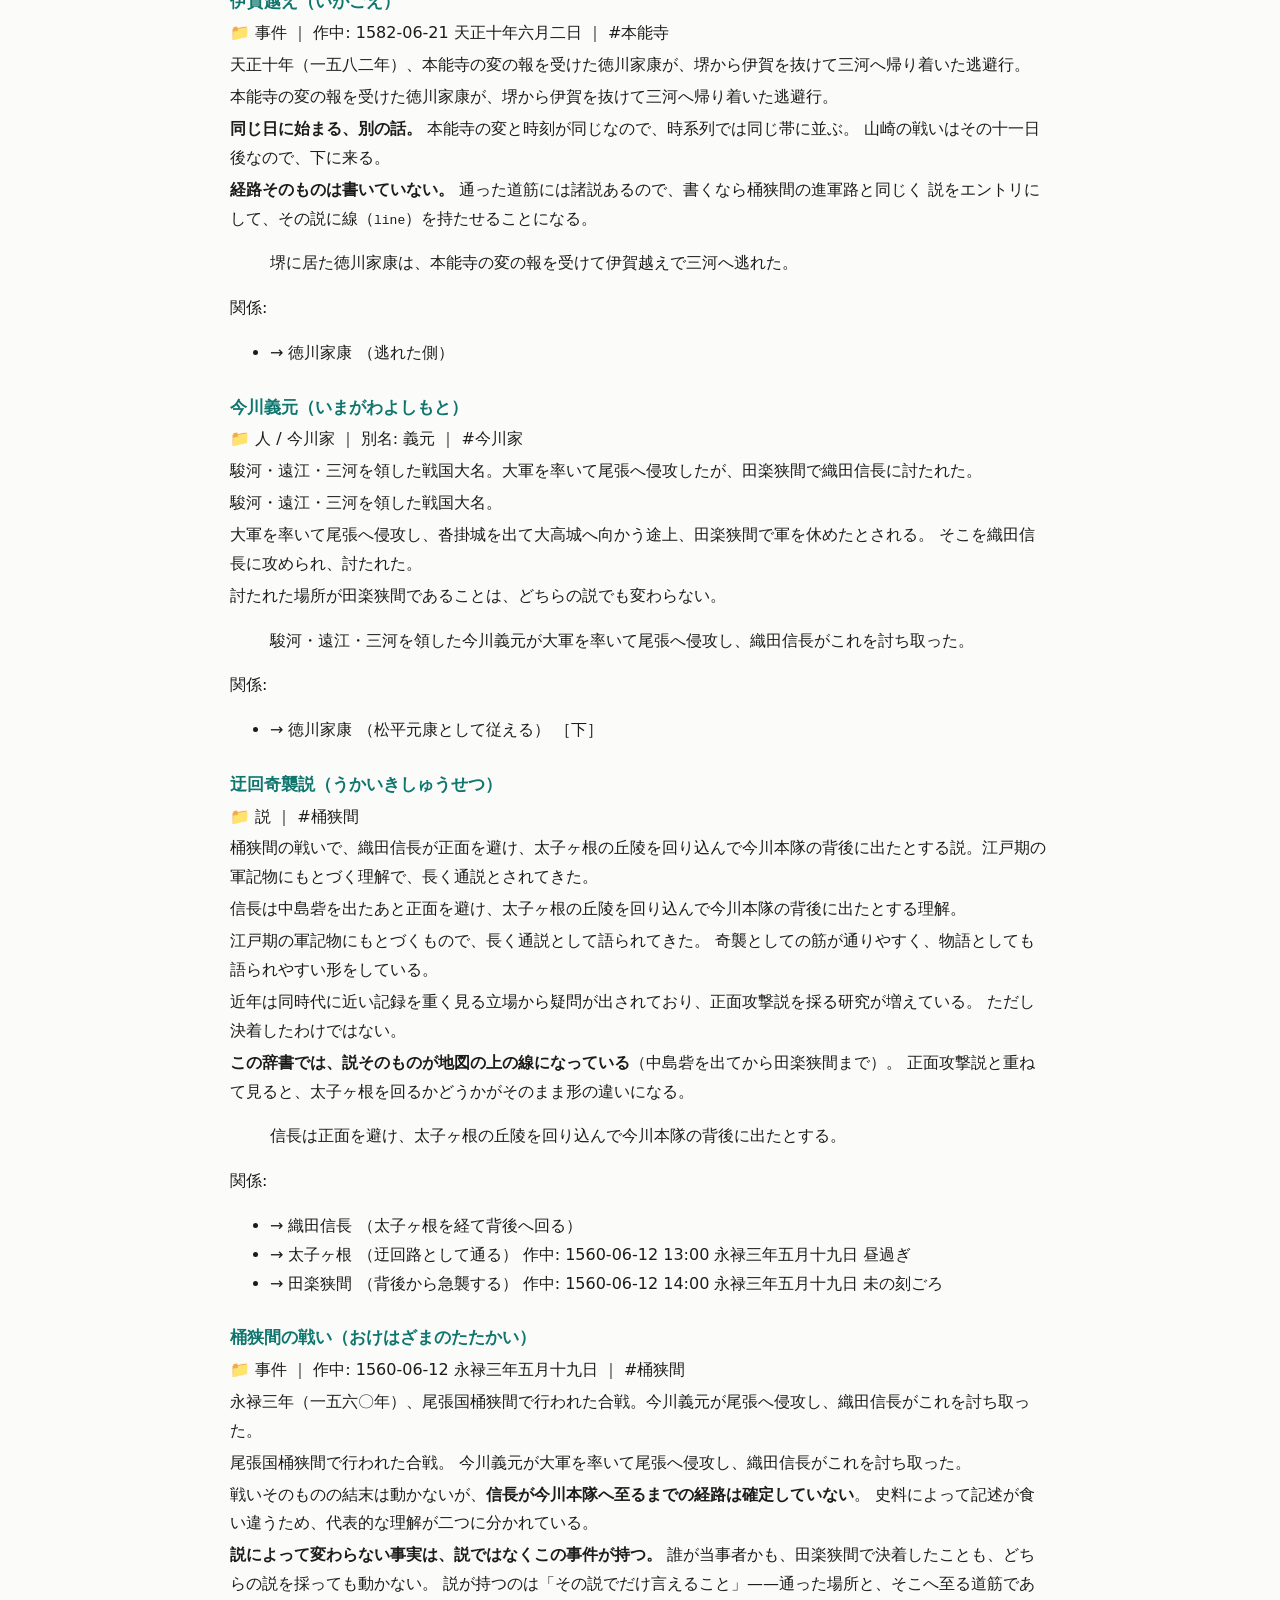
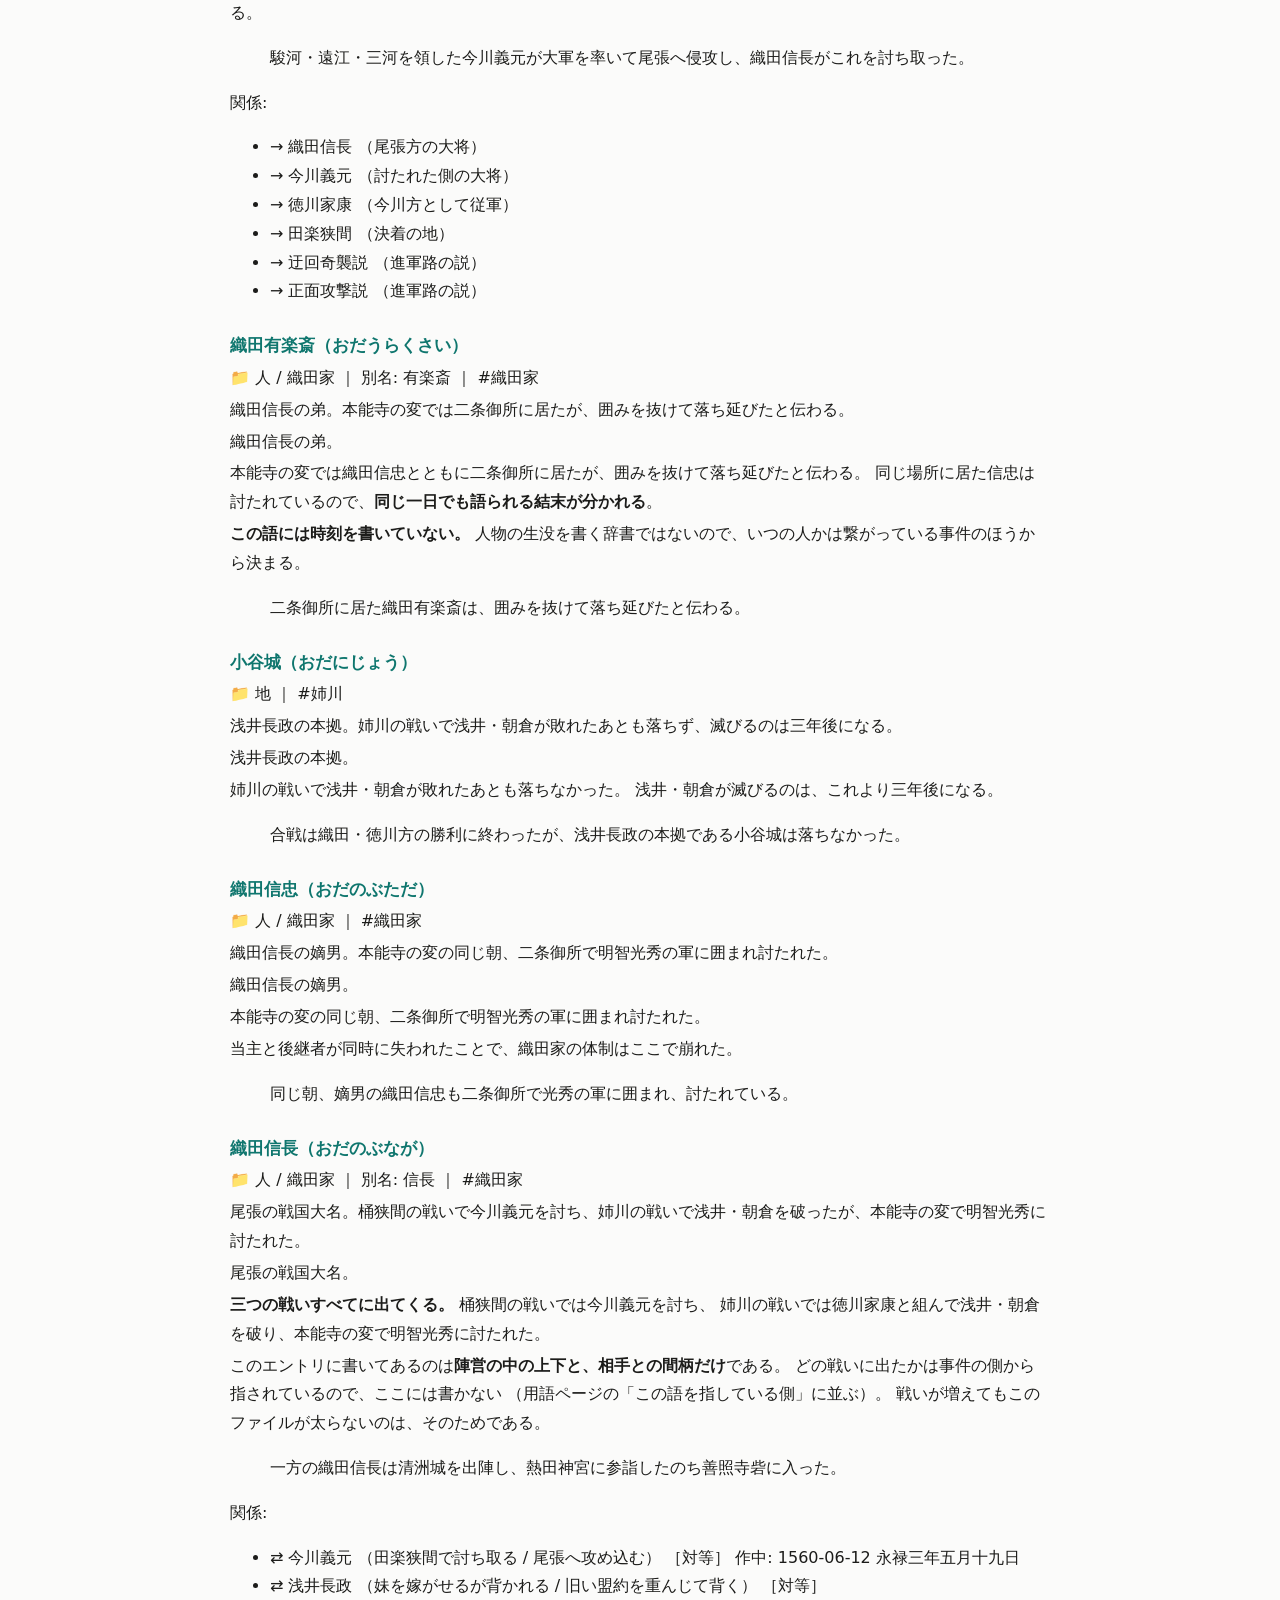
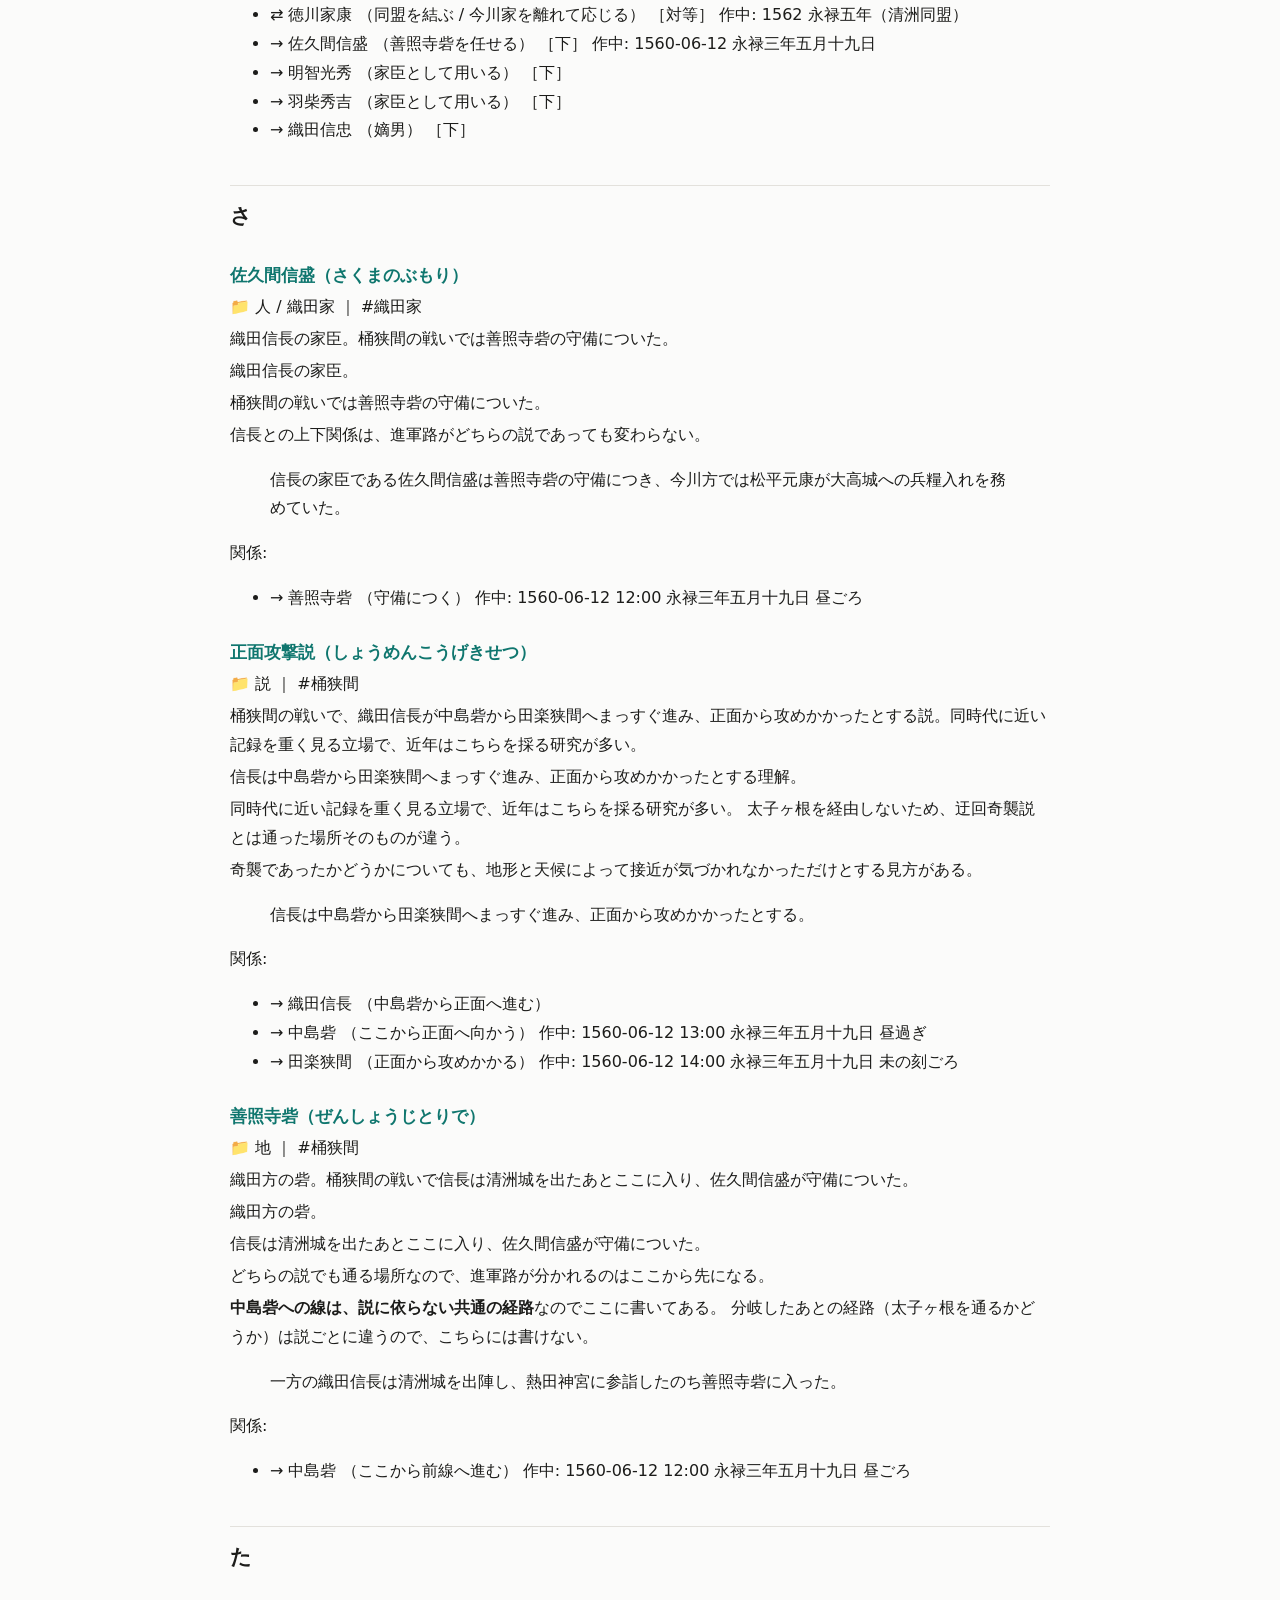
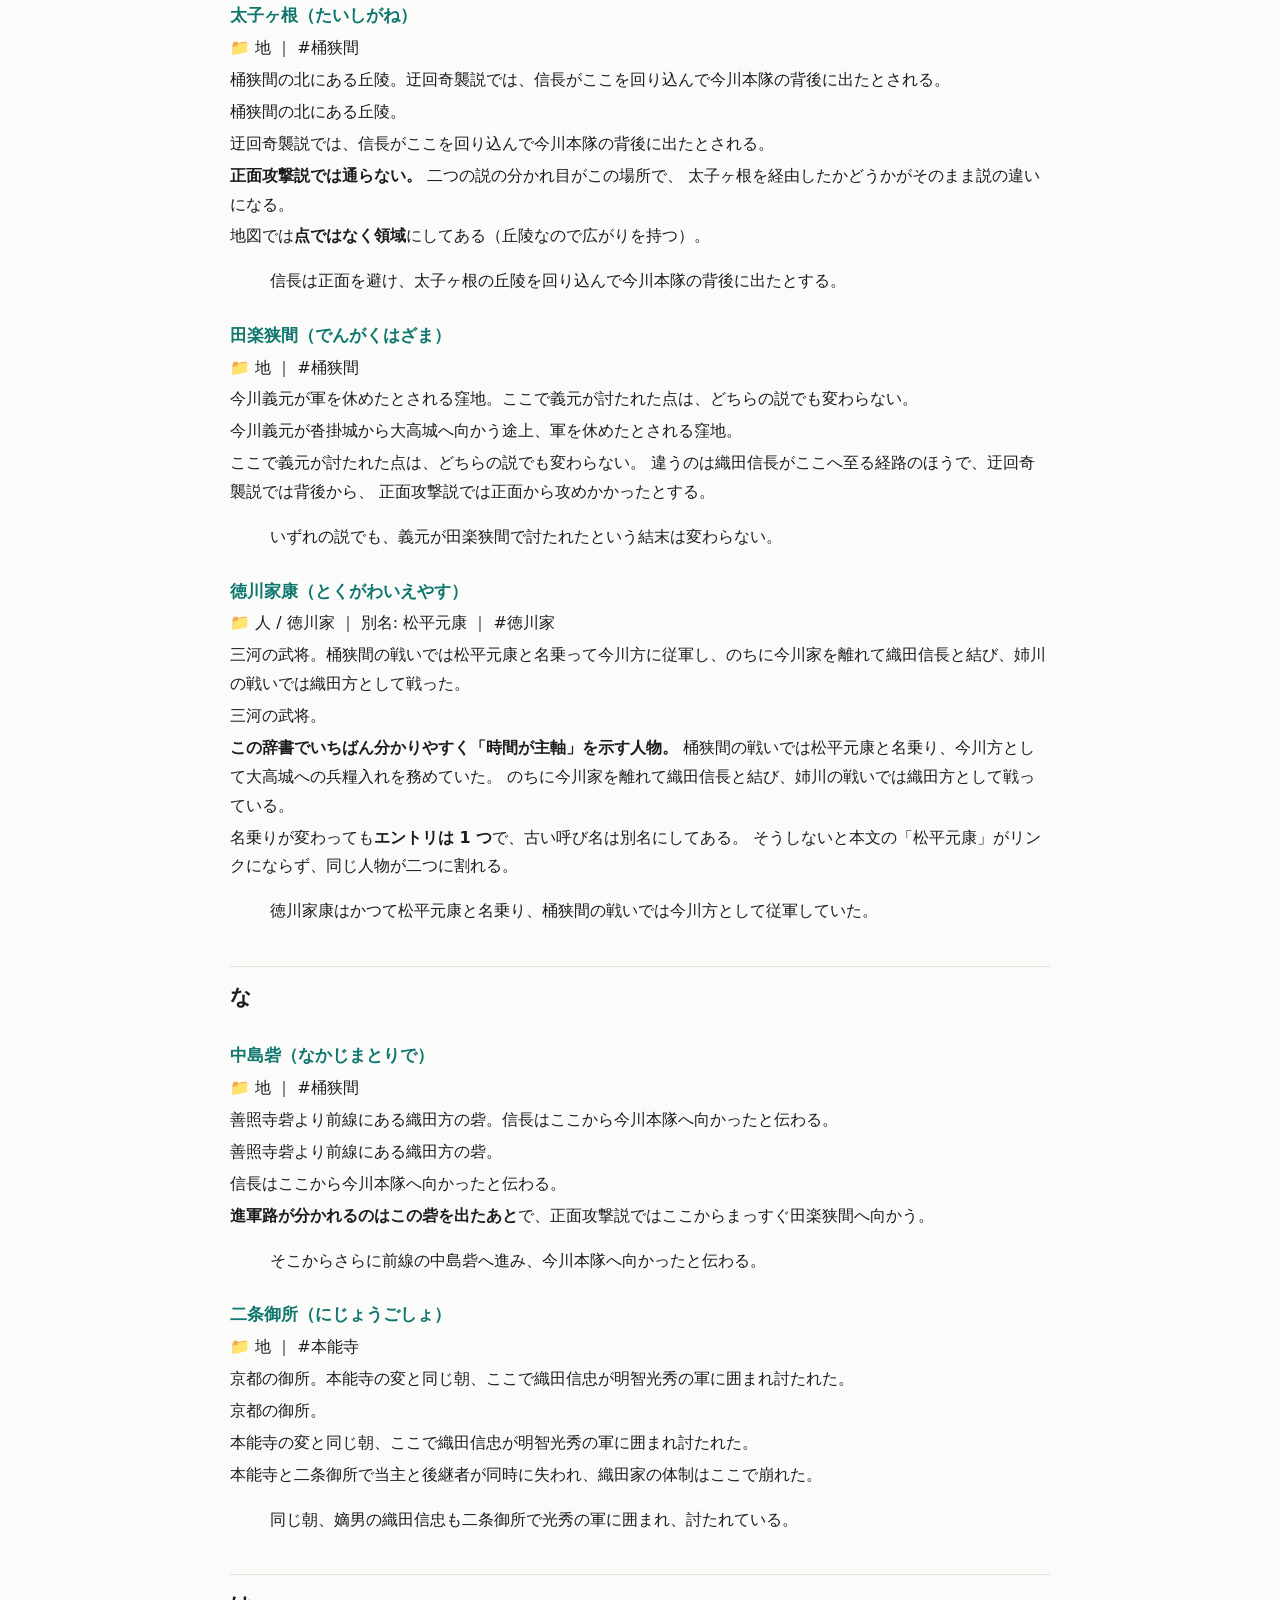
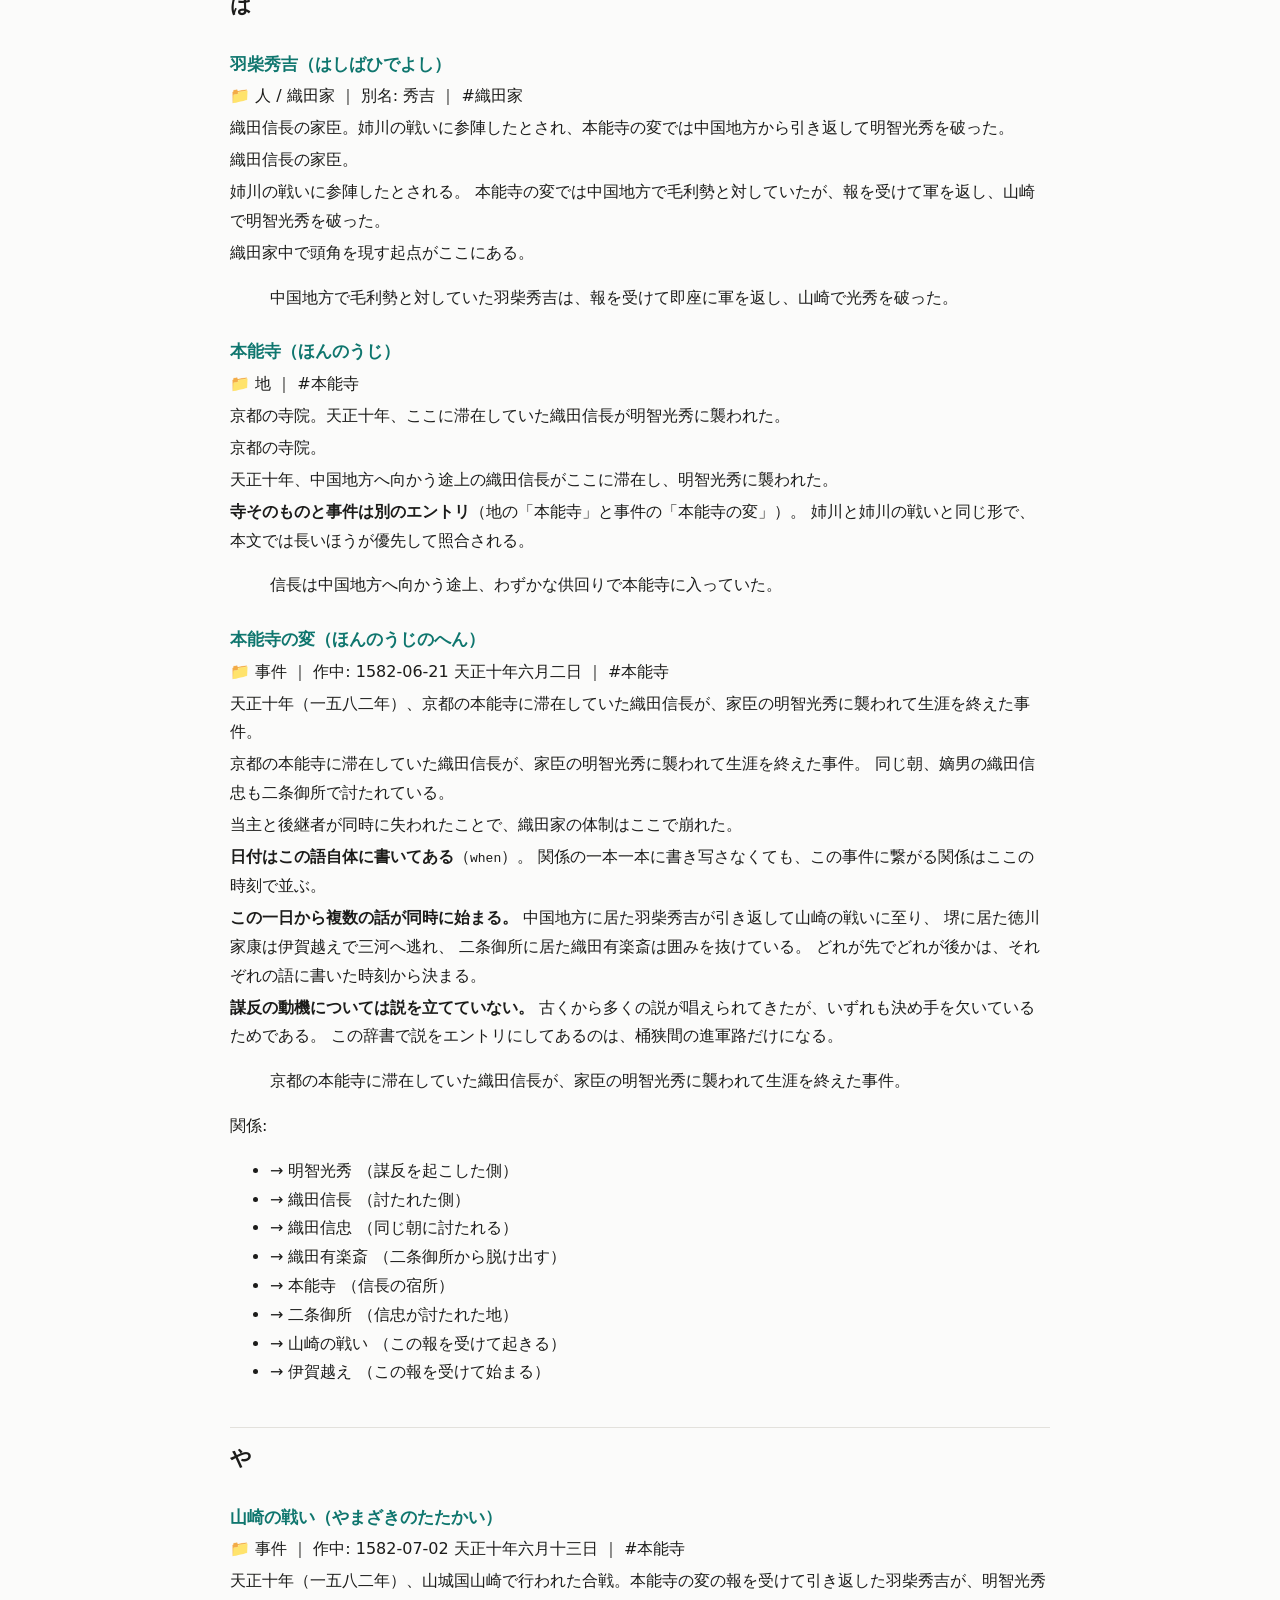
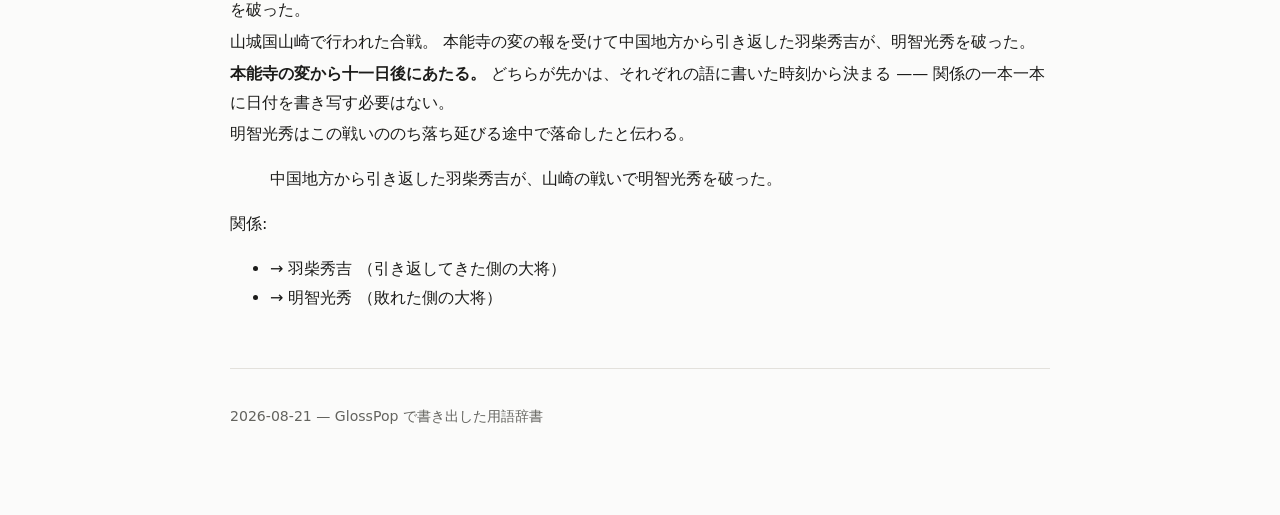
<file: sengoku2/index.html>
<!doctype html>
<html lang="ja">
<head>
<meta charset="utf-8">
<meta name="viewport" content="width=device-width, initial-scale=1">
<title>同じ日に、2 つの事件</title>
<meta name="description" content="伊賀越えと本能寺の変 —— どちらも 1582-06-21 天正十年六月二日">
<meta property="og:type" content="article">
<meta property="og:site_name" content="sengoku2">
<meta property="og:title" content="同じ日に、2 つの事件">
<meta property="og:description" content="伊賀越えと本能寺の変 —— どちらも 1582-06-21 天正十年六月二日">
<meta name="twitter:title" content="同じ日に、2 つの事件">
<meta name="twitter:description" content="伊賀越えと本能寺の変 —— どちらも 1582-06-21 天正十年六月二日">
<meta property="og:url" content="https://lancard-aikawa.github.io/GlossPopPages/sengoku2/">
<meta property="og:image" content="https://lancard-aikawa.github.io/GlossPopPages/sengoku2/card.png?v=9cfb7472">
<meta property="og:image:alt" content="同じ日に、2 つの事件">
<meta name="twitter:image" content="https://lancard-aikawa.github.io/GlossPopPages/sengoku2/card.png?v=9cfb7472">
<meta property="og:image:type" content="image/png">
<meta property="og:image:width" content="2400">
<meta property="og:image:height" content="1260">
<meta name="twitter:image:alt" content="同じ日に、2 つの事件">
<meta name="twitter:card" content="summary_large_image">
<style>
:root { --bg:#fbfbfa; --fg:#1c1c1a; --dim:#63635e; --line:#e3e1dc; --accent:#0f766e; }
@media (prefers-color-scheme: dark) {
  :root { --bg:#17181a; --fg:#e7e7e4; --dim:#a6a8a5; --line:#2c2f36; --accent:#5eead4; }
}
* { box-sizing: border-box; }
body { margin:0; padding:0 20px 72px; background:var(--bg); color:var(--fg);
  font-family:"Yu Gothic UI","Hiragino Sans","Noto Sans JP",system-ui,sans-serif;
  line-height:1.8; }
.wrap { max-width:820px; margin:0 auto; }
header { padding:48px 0 24px; border-bottom:1px solid var(--line); }
h1 { margin:0 0 8px; font-size:2rem; }
.note { margin:0; color:var(--dim); }
.card { display:block; width:100%; height:auto; border-radius:12px; margin:24px 0 0; }
.counts { margin:16px 0 0; color:var(--dim); font-size:.95rem; }
main h2 { margin:40px 0 4px; padding-top:12px; border-top:1px solid var(--line);
  font-size:1.3rem; }
main h3 { margin:24px 0 2px; font-size:1.05rem; color:var(--accent); }
main p { margin:.2em 0; }
footer { margin:56px 0 0; padding-top:20px; border-top:1px solid var(--line);
  color:var(--dim); font-size:.88rem; }
</style>
</head>
<body>
<div class="wrap">
<header>
  <h1>同じ日に、2 つの事件</h1>
  <p class="note">伊賀越えと本能寺の変 —— どちらも 1582-06-21 天正十年六月二日</p>
  <img class="card" src="card.png" alt="同じ日に、2 つの事件" width="1200" height="630">
  <p class="counts">25 語 ・ 40 本の関係</p>
</header>
<main>
<section class="docs"><h2>本文</h2><p>下線の語にふれると意味が出ます。</p><ul>
<li><a href="docs/姉川の戦い.html">姉川の戦い</a> <span class="doc-terms">12 語</span></li>
<li><a href="docs/本能寺の変.html">本能寺の変</a> <span class="doc-terms">15 語</span></li>
<li><a href="docs/桶狭間の戦い.html">桶狭間の戦い</a> <span class="doc-terms">13 語</span></li>
</ul></section>
<h1 id="sengoku2">sengoku2</h1>
<p>25 語 ／ 2026-08-21 時点</p>
<h2 id="目次">目次</h2>
<ul>
<li><strong>あ</strong>（13）　明智光秀、朝倉義景、浅井長政、姉川、姉川の戦い、伊賀越え、今川義元、迂回奇襲説、桶狭間の戦い、織田有楽斎、小谷城、織田信忠、織田信長</li>
<li><strong>さ</strong>（3）　佐久間信盛、正面攻撃説、善照寺砦</li>
<li><strong>た</strong>（3）　太子ヶ根、田楽狭間、徳川家康</li>
<li><strong>な</strong>（2）　中島砦、二条御所</li>
<li><strong>は</strong>（3）　羽柴秀吉、本能寺、本能寺の変</li>
<li><strong>や</strong>（1）　山崎の戦い</li>
</ul>
<h2 id="あ">あ</h2>
<h3 id="明智光秀あけちみつひで">明智光秀（あけちみつひで）</h3>
<p>📁 人 / 織田家 ｜ 別名: 光秀 ｜ #織田家</p>
<p>織田信長の家臣。本能寺の変で信長を襲い、その後まもなく羽柴秀吉に敗れた。</p>
<p>織田信長の家臣。</p>
<p>本能寺の変で信長を襲い、その後まもなく山崎で羽柴秀吉に敗れた。</p>
<p>謀反の動機については古くから多くの説が唱えられてきたが、いずれも決め手を欠いている。
<strong>この辞書では説を立てていない</strong>（書けるものだけを書く）。</p>
<blockquote>
<p>明智光秀は丹波から兵を進め、夜明け前にこれを囲んだ。</p>
</blockquote>
<h3 id="朝倉義景あさくらよしかげ">朝倉義景（あさくらよしかげ）</h3>
<p>📁 人 / 浅井・朝倉 ｜ #浅井・朝倉</p>
<p>越前の戦国大名。浅井長政と旧い盟約を結んでおり、姉川の戦いでは浅井方に加勢した。</p>
<p>越前の戦国大名。</p>
<p>浅井長政と旧い盟約を結んでおり、姉川の戦いでは浅井方に加勢した。</p>
<p>織田・徳川方に敗れ、浅井長政とともに三年後に滅びる。</p>
<blockquote>
<p>浅井長政は信長の妹を妻に迎えて縁を結んでいたが、朝倉義景との旧い盟約を重んじて信長に背いた。</p>
</blockquote>
<h3 id="浅井長政あざいながまさ">浅井長政（あざいながまさ）</h3>
<p>📁 人 / 浅井・朝倉 ｜ 別名: 長政 ｜ #浅井・朝倉</p>
<p>近江の武将。織田信長の妹を妻に迎えていたが、朝倉義景との旧い盟約を重んじて信長に背き、姉川の戦いで敗れた。</p>
<p>近江の武将。</p>
<p>織田信長の妹を妻に迎えて縁を結んでいたが、朝倉義景との旧い盟約を重んじて信長に背いた。</p>
<p>姉川の戦いで敗れたものの本拠の小谷城は落ちず、滅びるのは三年後になる。</p>
<blockquote>
<p>浅井長政は信長の妹を妻に迎えて縁を結んでいたが、朝倉義景との旧い盟約を重んじて信長に背いた。</p>
</blockquote>
<p>関係:</p>
<ul>
<li>⇄ 朝倉義景 （旧い盟約を重んじる / 加勢する） ［対等］</li>
</ul>
<h3 id="姉川あねがわ">姉川（あねがわ）</h3>
<p>📁 地 ｜ #姉川</p>
<p>近江を流れる川。元亀元年、その河原で織田・徳川と浅井・朝倉の軍が衝突した。</p>
<p>近江を流れる川。</p>
<p>元亀元年、その河原で織田・徳川と浅井・朝倉の軍が衝突した。</p>
<p><strong>川そのものと合戦は別のエントリになっている</strong>（地の「姉川」と事件の「姉川の戦い」）。
本文では長いほうが優先して照合されるので、「姉川の戦い」と書けば事件に、
「姉川の河原」と書けばこちらにリンクする。</p>
<blockquote>
<p>織田・徳川の軍は横山城を囲み、これを救援に出た浅井・朝倉の軍と姉川の河原で衝突した。</p>
</blockquote>
<h3 id="姉川の戦いあねがわのたたかい">姉川の戦い（あねがわのたたかい）</h3>
<p>📁 事件 ｜ 作中: 1570-07-30 元亀元年六月二十八日 ｜ #姉川</p>
<p>元亀元年（一五七〇年）、近江国で行われた合戦。織田信長と徳川家康の連合軍が、浅井長政と朝倉義景の連合軍を破った。</p>
<p>近江国で行われた合戦。
織田信長と徳川家康の連合軍が、浅井長政と朝倉義景の連合軍を破った。</p>
<p><strong>桶狭間の戦いで今川方に居た人物が、この戦いでは織田方に居る。</strong>
徳川家康がそれで、当時は松平元康と名乗っていた。
人は戦いをまたいで語られるので、立つ側は時期によって変わる。</p>
<p>勝敗は決したが、浅井長政の本拠である小谷城は落ちなかった。
浅井・朝倉が滅びるのは三年後になる。</p>
<blockquote>
<p>織田信長と徳川家康の連合軍が、浅井長政と朝倉義景の連合軍を破った。</p>
</blockquote>
<p>関係:</p>
<ul>
<li>→ 織田信長 （織田方の大将）</li>
<li>→ 徳川家康 （織田方として加わる）</li>
<li>→ 羽柴秀吉 （織田方として参陣したとされる）</li>
<li>→ 浅井長政 （敵対した側の大将）</li>
<li>→ 朝倉義景 （浅井に加勢する）</li>
<li>→ 姉川 （決着の地）</li>
</ul>
<h3 id="伊賀越えいがごえ">伊賀越え（いがごえ）</h3>
<p>📁 事件 ｜ 作中: 1582-06-21 天正十年六月二日 ｜ #本能寺</p>
<p>天正十年（一五八二年）、本能寺の変の報を受けた徳川家康が、堺から伊賀を抜けて三河へ帰り着いた逃避行。</p>
<p>本能寺の変の報を受けた徳川家康が、堺から伊賀を抜けて三河へ帰り着いた逃避行。</p>
<p><strong>同じ日に始まる、別の話。</strong>
本能寺の変と時刻が同じなので、時系列では同じ帯に並ぶ。
山崎の戦いはその十一日後なので、下に来る。</p>
<p><strong>経路そのものは書いていない。</strong>
通った道筋には諸説あるので、書くなら桶狭間の進軍路と同じく
説をエントリにして、その説に線（<code>line</code>）を持たせることになる。</p>
<blockquote>
<p>堺に居た徳川家康は、本能寺の変の報を受けて伊賀越えで三河へ逃れた。</p>
</blockquote>
<p>関係:</p>
<ul>
<li>→ 徳川家康 （逃れた側）</li>
</ul>
<h3 id="今川義元いまがわよしもと">今川義元（いまがわよしもと）</h3>
<p>📁 人 / 今川家 ｜ 別名: 義元 ｜ #今川家</p>
<p>駿河・遠江・三河を領した戦国大名。大軍を率いて尾張へ侵攻したが、田楽狭間で織田信長に討たれた。</p>
<p>駿河・遠江・三河を領した戦国大名。</p>
<p>大軍を率いて尾張へ侵攻し、沓掛城を出て大高城へ向かう途上、田楽狭間で軍を休めたとされる。
そこを織田信長に攻められ、討たれた。</p>
<p>討たれた場所が田楽狭間であることは、どちらの説でも変わらない。</p>
<blockquote>
<p>駿河・遠江・三河を領した今川義元が大軍を率いて尾張へ侵攻し、織田信長がこれを討ち取った。</p>
</blockquote>
<p>関係:</p>
<ul>
<li>→ 徳川家康 （松平元康として従える） ［下］</li>
</ul>
<h3 id="迂回奇襲説うかいきしゅうせつ">迂回奇襲説（うかいきしゅうせつ）</h3>
<p>📁 説 ｜ #桶狭間</p>
<p>桶狭間の戦いで、織田信長が正面を避け、太子ヶ根の丘陵を回り込んで今川本隊の背後に出たとする説。江戸期の軍記物にもとづく理解で、長く通説とされてきた。</p>
<p>信長は中島砦を出たあと正面を避け、太子ヶ根の丘陵を回り込んで今川本隊の背後に出たとする理解。</p>
<p>江戸期の軍記物にもとづくもので、長く通説として語られてきた。
奇襲としての筋が通りやすく、物語としても語られやすい形をしている。</p>
<p>近年は同時代に近い記録を重く見る立場から疑問が出されており、正面攻撃説を採る研究が増えている。
ただし決着したわけではない。</p>
<p><strong>この辞書では、説そのものが地図の上の線になっている</strong>（中島砦を出てから田楽狭間まで）。
正面攻撃説と重ねて見ると、太子ヶ根を回るかどうかがそのまま形の違いになる。</p>
<blockquote>
<p>信長は正面を避け、太子ヶ根の丘陵を回り込んで今川本隊の背後に出たとする。</p>
</blockquote>
<p>関係:</p>
<ul>
<li>→ 織田信長 （太子ヶ根を経て背後へ回る）</li>
<li>→ 太子ヶ根 （迂回路として通る） 作中: 1560-06-12 13:00 永禄三年五月十九日 昼過ぎ</li>
<li>→ 田楽狭間 （背後から急襲する） 作中: 1560-06-12 14:00 永禄三年五月十九日 未の刻ごろ</li>
</ul>
<h3 id="桶狭間の戦いおけはざまのたたかい">桶狭間の戦い（おけはざまのたたかい）</h3>
<p>📁 事件 ｜ 作中: 1560-06-12 永禄三年五月十九日 ｜ #桶狭間</p>
<p>永禄三年（一五六〇年）、尾張国桶狭間で行われた合戦。今川義元が尾張へ侵攻し、織田信長がこれを討ち取った。</p>
<p>尾張国桶狭間で行われた合戦。
今川義元が大軍を率いて尾張へ侵攻し、織田信長がこれを討ち取った。</p>
<p>戦いそのものの結末は動かないが、<strong>信長が今川本隊へ至るまでの経路は確定していない</strong>。
史料によって記述が食い違うため、代表的な理解が二つに分かれている。</p>
<p><strong>説によって変わらない事実は、説ではなくこの事件が持つ。</strong>
誰が当事者かも、田楽狭間で決着したことも、どちらの説を採っても動かない。
説が持つのは「その説でだけ言えること」——通った場所と、そこへ至る道筋である。</p>
<blockquote>
<p>駿河・遠江・三河を領した今川義元が大軍を率いて尾張へ侵攻し、織田信長がこれを討ち取った。</p>
</blockquote>
<p>関係:</p>
<ul>
<li>→ 織田信長 （尾張方の大将）</li>
<li>→ 今川義元 （討たれた側の大将）</li>
<li>→ 徳川家康 （今川方として従軍）</li>
<li>→ 田楽狭間 （決着の地）</li>
<li>→ 迂回奇襲説 （進軍路の説）</li>
<li>→ 正面攻撃説 （進軍路の説）</li>
</ul>
<h3 id="織田有楽斎おだうらくさい">織田有楽斎（おだうらくさい）</h3>
<p>📁 人 / 織田家 ｜ 別名: 有楽斎 ｜ #織田家</p>
<p>織田信長の弟。本能寺の変では二条御所に居たが、囲みを抜けて落ち延びたと伝わる。</p>
<p>織田信長の弟。</p>
<p>本能寺の変では織田信忠とともに二条御所に居たが、囲みを抜けて落ち延びたと伝わる。
同じ場所に居た信忠は討たれているので、<strong>同じ一日でも語られる結末が分かれる</strong>。</p>
<p><strong>この語には時刻を書いていない。</strong>
人物の生没を書く辞書ではないので、いつの人かは繋がっている事件のほうから決まる。</p>
<blockquote>
<p>二条御所に居た織田有楽斎は、囲みを抜けて落ち延びたと伝わる。</p>
</blockquote>
<h3 id="小谷城おだにじょう">小谷城（おだにじょう）</h3>
<p>📁 地 ｜ #姉川</p>
<p>浅井長政の本拠。姉川の戦いで浅井・朝倉が敗れたあとも落ちず、滅びるのは三年後になる。</p>
<p>浅井長政の本拠。</p>
<p>姉川の戦いで浅井・朝倉が敗れたあとも落ちなかった。
浅井・朝倉が滅びるのは、これより三年後になる。</p>
<blockquote>
<p>合戦は織田・徳川方の勝利に終わったが、浅井長政の本拠である小谷城は落ちなかった。</p>
</blockquote>
<h3 id="織田信忠おだのぶただ">織田信忠（おだのぶただ）</h3>
<p>📁 人 / 織田家 ｜ #織田家</p>
<p>織田信長の嫡男。本能寺の変の同じ朝、二条御所で明智光秀の軍に囲まれ討たれた。</p>
<p>織田信長の嫡男。</p>
<p>本能寺の変の同じ朝、二条御所で明智光秀の軍に囲まれ討たれた。</p>
<p>当主と後継者が同時に失われたことで、織田家の体制はここで崩れた。</p>
<blockquote>
<p>同じ朝、嫡男の織田信忠も二条御所で光秀の軍に囲まれ、討たれている。</p>
</blockquote>
<h3 id="織田信長おだのぶなが">織田信長（おだのぶなが）</h3>
<p>📁 人 / 織田家 ｜ 別名: 信長 ｜ #織田家</p>
<p>尾張の戦国大名。桶狭間の戦いで今川義元を討ち、姉川の戦いで浅井・朝倉を破ったが、本能寺の変で明智光秀に討たれた。</p>
<p>尾張の戦国大名。</p>
<p><strong>三つの戦いすべてに出てくる。</strong> 桶狭間の戦いでは今川義元を討ち、
姉川の戦いでは徳川家康と組んで浅井・朝倉を破り、本能寺の変で明智光秀に討たれた。</p>
<p>このエントリに書いてあるのは<strong>陣営の中の上下と、相手との間柄だけ</strong>である。
どの戦いに出たかは事件の側から指されているので、ここには書かない
（用語ページの「この語を指している側」に並ぶ）。
戦いが増えてもこのファイルが太らないのは、そのためである。</p>
<blockquote>
<p>一方の織田信長は清洲城を出陣し、熱田神宮に参詣したのち善照寺砦に入った。</p>
</blockquote>
<p>関係:</p>
<ul>
<li>⇄ 今川義元 （田楽狭間で討ち取る / 尾張へ攻め込む） ［対等］ 作中: 1560-06-12 永禄三年五月十九日</li>
<li>⇄ 浅井長政 （妹を嫁がせるが背かれる / 旧い盟約を重んじて背く） ［対等］</li>
<li>⇄ 徳川家康 （同盟を結ぶ / 今川家を離れて応じる） ［対等］ 作中: 1562 永禄五年（清洲同盟）</li>
<li>→ 佐久間信盛 （善照寺砦を任せる） ［下］ 作中: 1560-06-12 永禄三年五月十九日</li>
<li>→ 明智光秀 （家臣として用いる） ［下］</li>
<li>→ 羽柴秀吉 （家臣として用いる） ［下］</li>
<li>→ 織田信忠 （嫡男） ［下］</li>
</ul>
<h2 id="さ">さ</h2>
<h3 id="佐久間信盛さくまのぶもり">佐久間信盛（さくまのぶもり）</h3>
<p>📁 人 / 織田家 ｜ #織田家</p>
<p>織田信長の家臣。桶狭間の戦いでは善照寺砦の守備についた。</p>
<p>織田信長の家臣。</p>
<p>桶狭間の戦いでは善照寺砦の守備についた。</p>
<p>信長との上下関係は、進軍路がどちらの説であっても変わらない。</p>
<blockquote>
<p>信長の家臣である佐久間信盛は善照寺砦の守備につき、今川方では松平元康が大高城への兵糧入れを務めていた。</p>
</blockquote>
<p>関係:</p>
<ul>
<li>→ 善照寺砦 （守備につく） 作中: 1560-06-12 12:00 永禄三年五月十九日 昼ごろ</li>
</ul>
<h3 id="正面攻撃説しょうめんこうげきせつ">正面攻撃説（しょうめんこうげきせつ）</h3>
<p>📁 説 ｜ #桶狭間</p>
<p>桶狭間の戦いで、織田信長が中島砦から田楽狭間へまっすぐ進み、正面から攻めかかったとする説。同時代に近い記録を重く見る立場で、近年はこちらを採る研究が多い。</p>
<p>信長は中島砦から田楽狭間へまっすぐ進み、正面から攻めかかったとする理解。</p>
<p>同時代に近い記録を重く見る立場で、近年はこちらを採る研究が多い。
太子ヶ根を経由しないため、迂回奇襲説とは通った場所そのものが違う。</p>
<p>奇襲であったかどうかについても、地形と天候によって接近が気づかれなかっただけとする見方がある。</p>
<blockquote>
<p>信長は中島砦から田楽狭間へまっすぐ進み、正面から攻めかかったとする。</p>
</blockquote>
<p>関係:</p>
<ul>
<li>→ 織田信長 （中島砦から正面へ進む）</li>
<li>→ 中島砦 （ここから正面へ向かう） 作中: 1560-06-12 13:00 永禄三年五月十九日 昼過ぎ</li>
<li>→ 田楽狭間 （正面から攻めかかる） 作中: 1560-06-12 14:00 永禄三年五月十九日 未の刻ごろ</li>
</ul>
<h3 id="善照寺砦ぜんしょうじとりで">善照寺砦（ぜんしょうじとりで）</h3>
<p>📁 地 ｜ #桶狭間</p>
<p>織田方の砦。桶狭間の戦いで信長は清洲城を出たあとここに入り、佐久間信盛が守備についた。</p>
<p>織田方の砦。</p>
<p>信長は清洲城を出たあとここに入り、佐久間信盛が守備についた。</p>
<p>どちらの説でも通る場所なので、進軍路が分かれるのはここから先になる。</p>
<p><strong>中島砦への線は、説に依らない共通の経路</strong>なのでここに書いてある。
分岐したあとの経路（太子ヶ根を通るかどうか）は説ごとに違うので、こちらには書けない。</p>
<blockquote>
<p>一方の織田信長は清洲城を出陣し、熱田神宮に参詣したのち善照寺砦に入った。</p>
</blockquote>
<p>関係:</p>
<ul>
<li>→ 中島砦 （ここから前線へ進む） 作中: 1560-06-12 12:00 永禄三年五月十九日 昼ごろ</li>
</ul>
<h2 id="た">た</h2>
<h3 id="太子ヶ根たいしがね">太子ヶ根（たいしがね）</h3>
<p>📁 地 ｜ #桶狭間</p>
<p>桶狭間の北にある丘陵。迂回奇襲説では、信長がここを回り込んで今川本隊の背後に出たとされる。</p>
<p>桶狭間の北にある丘陵。</p>
<p>迂回奇襲説では、信長がここを回り込んで今川本隊の背後に出たとされる。</p>
<p><strong>正面攻撃説では通らない。</strong> 二つの説の分かれ目がこの場所で、
太子ヶ根を経由したかどうかがそのまま説の違いになる。</p>
<p>地図では<strong>点ではなく領域</strong>にしてある（丘陵なので広がりを持つ）。</p>
<blockquote>
<p>信長は正面を避け、太子ヶ根の丘陵を回り込んで今川本隊の背後に出たとする。</p>
</blockquote>
<h3 id="田楽狭間でんがくはざま">田楽狭間（でんがくはざま）</h3>
<p>📁 地 ｜ #桶狭間</p>
<p>今川義元が軍を休めたとされる窪地。ここで義元が討たれた点は、どちらの説でも変わらない。</p>
<p>今川義元が沓掛城から大高城へ向かう途上、軍を休めたとされる窪地。</p>
<p>ここで義元が討たれた点は、どちらの説でも変わらない。
違うのは織田信長がここへ至る経路のほうで、迂回奇襲説では背後から、
正面攻撃説では正面から攻めかかったとする。</p>
<blockquote>
<p>いずれの説でも、義元が田楽狭間で討たれたという結末は変わらない。</p>
</blockquote>
<h3 id="徳川家康とくがわいえやす">徳川家康（とくがわいえやす）</h3>
<p>📁 人 / 徳川家 ｜ 別名: 松平元康 ｜ #徳川家</p>
<p>三河の武将。桶狭間の戦いでは松平元康と名乗って今川方に従軍し、のちに今川家を離れて織田信長と結び、姉川の戦いでは織田方として戦った。</p>
<p>三河の武将。</p>
<p><strong>この辞書でいちばん分かりやすく「時間が主軸」を示す人物。</strong>
桶狭間の戦いでは松平元康と名乗り、今川方として大高城への兵糧入れを務めていた。
のちに今川家を離れて織田信長と結び、姉川の戦いでは織田方として戦っている。</p>
<p>名乗りが変わっても<strong>エントリは 1 つ</strong>で、古い呼び名は別名にしてある。
そうしないと本文の「松平元康」がリンクにならず、同じ人物が二つに割れる。</p>
<blockquote>
<p>徳川家康はかつて松平元康と名乗り、桶狭間の戦いでは今川方として従軍していた。</p>
</blockquote>
<h2 id="な">な</h2>
<h3 id="中島砦なかじまとりで">中島砦（なかじまとりで）</h3>
<p>📁 地 ｜ #桶狭間</p>
<p>善照寺砦より前線にある織田方の砦。信長はここから今川本隊へ向かったと伝わる。</p>
<p>善照寺砦より前線にある織田方の砦。</p>
<p>信長はここから今川本隊へ向かったと伝わる。</p>
<p><strong>進軍路が分かれるのはこの砦を出たあと</strong>で、正面攻撃説ではここからまっすぐ田楽狭間へ向かう。</p>
<blockquote>
<p>そこからさらに前線の中島砦へ進み、今川本隊へ向かったと伝わる。</p>
</blockquote>
<h3 id="二条御所にじょうごしょ">二条御所（にじょうごしょ）</h3>
<p>📁 地 ｜ #本能寺</p>
<p>京都の御所。本能寺の変と同じ朝、ここで織田信忠が明智光秀の軍に囲まれ討たれた。</p>
<p>京都の御所。</p>
<p>本能寺の変と同じ朝、ここで織田信忠が明智光秀の軍に囲まれ討たれた。</p>
<p>本能寺と二条御所で当主と後継者が同時に失われ、織田家の体制はここで崩れた。</p>
<blockquote>
<p>同じ朝、嫡男の織田信忠も二条御所で光秀の軍に囲まれ、討たれている。</p>
</blockquote>
<h2 id="は">は</h2>
<h3 id="羽柴秀吉はしばひでよし">羽柴秀吉（はしばひでよし）</h3>
<p>📁 人 / 織田家 ｜ 別名: 秀吉 ｜ #織田家</p>
<p>織田信長の家臣。姉川の戦いに参陣したとされ、本能寺の変では中国地方から引き返して明智光秀を破った。</p>
<p>織田信長の家臣。</p>
<p>姉川の戦いに参陣したとされる。
本能寺の変では中国地方で毛利勢と対していたが、報を受けて軍を返し、山崎で明智光秀を破った。</p>
<p>織田家中で頭角を現す起点がここにある。</p>
<blockquote>
<p>中国地方で毛利勢と対していた羽柴秀吉は、報を受けて即座に軍を返し、山崎で光秀を破った。</p>
</blockquote>
<h3 id="本能寺ほんのうじ">本能寺（ほんのうじ）</h3>
<p>📁 地 ｜ #本能寺</p>
<p>京都の寺院。天正十年、ここに滞在していた織田信長が明智光秀に襲われた。</p>
<p>京都の寺院。</p>
<p>天正十年、中国地方へ向かう途上の織田信長がここに滞在し、明智光秀に襲われた。</p>
<p><strong>寺そのものと事件は別のエントリ</strong>（地の「本能寺」と事件の「本能寺の変」）。
姉川と姉川の戦いと同じ形で、本文では長いほうが優先して照合される。</p>
<blockquote>
<p>信長は中国地方へ向かう途上、わずかな供回りで本能寺に入っていた。</p>
</blockquote>
<h3 id="本能寺の変ほんのうじのへん">本能寺の変（ほんのうじのへん）</h3>
<p>📁 事件 ｜ 作中: 1582-06-21 天正十年六月二日 ｜ #本能寺</p>
<p>天正十年（一五八二年）、京都の本能寺に滞在していた織田信長が、家臣の明智光秀に襲われて生涯を終えた事件。</p>
<p>京都の本能寺に滞在していた織田信長が、家臣の明智光秀に襲われて生涯を終えた事件。
同じ朝、嫡男の織田信忠も二条御所で討たれている。</p>
<p>当主と後継者が同時に失われたことで、織田家の体制はここで崩れた。</p>
<p><strong>日付はこの語自体に書いてある</strong>（<code>when</code>）。
関係の一本一本に書き写さなくても、この事件に繋がる関係はここの時刻で並ぶ。</p>
<p><strong>この一日から複数の話が同時に始まる。</strong>
中国地方に居た羽柴秀吉が引き返して山崎の戦いに至り、
堺に居た徳川家康は伊賀越えで三河へ逃れ、
二条御所に居た織田有楽斎は囲みを抜けている。
どれが先でどれが後かは、それぞれの語に書いた時刻から決まる。</p>
<p><strong>謀反の動機については説を立てていない。</strong>
古くから多くの説が唱えられてきたが、いずれも決め手を欠いているためである。
この辞書で説をエントリにしてあるのは、桶狭間の進軍路だけになる。</p>
<blockquote>
<p>京都の本能寺に滞在していた織田信長が、家臣の明智光秀に襲われて生涯を終えた事件。</p>
</blockquote>
<p>関係:</p>
<ul>
<li>→ 明智光秀 （謀反を起こした側）</li>
<li>→ 織田信長 （討たれた側）</li>
<li>→ 織田信忠 （同じ朝に討たれる）</li>
<li>→ 織田有楽斎 （二条御所から脱け出す）</li>
<li>→ 本能寺 （信長の宿所）</li>
<li>→ 二条御所 （信忠が討たれた地）</li>
<li>→ 山崎の戦い （この報を受けて起きる）</li>
<li>→ 伊賀越え （この報を受けて始まる）</li>
</ul>
<h2 id="や">や</h2>
<h3 id="山崎の戦いやまざきのたたかい">山崎の戦い（やまざきのたたかい）</h3>
<p>📁 事件 ｜ 作中: 1582-07-02 天正十年六月十三日 ｜ #本能寺</p>
<p>天正十年（一五八二年）、山城国山崎で行われた合戦。本能寺の変の報を受けて引き返した羽柴秀吉が、明智光秀を破った。</p>
<p>山城国山崎で行われた合戦。
本能寺の変の報を受けて中国地方から引き返した羽柴秀吉が、明智光秀を破った。</p>
<p><strong>本能寺の変から十一日後にあたる。</strong>
どちらが先かは、それぞれの語に書いた時刻から決まる ——
関係の一本一本に日付を書き写す必要はない。</p>
<p>明智光秀はこの戦いののち落ち延びる途中で落命したと伝わる。</p>
<blockquote>
<p>中国地方から引き返した羽柴秀吉が、山崎の戦いで明智光秀を破った。</p>
</blockquote>
<p>関係:</p>
<ul>
<li>→ 羽柴秀吉 （引き返してきた側の大将）</li>
<li>→ 明智光秀 （敗れた側の大将）</li>
</ul>

</main>
<footer><p>2026-08-21 — GlossPop で書き出した用語辞書</p></footer>
</div>
</body>
</html>
</file>
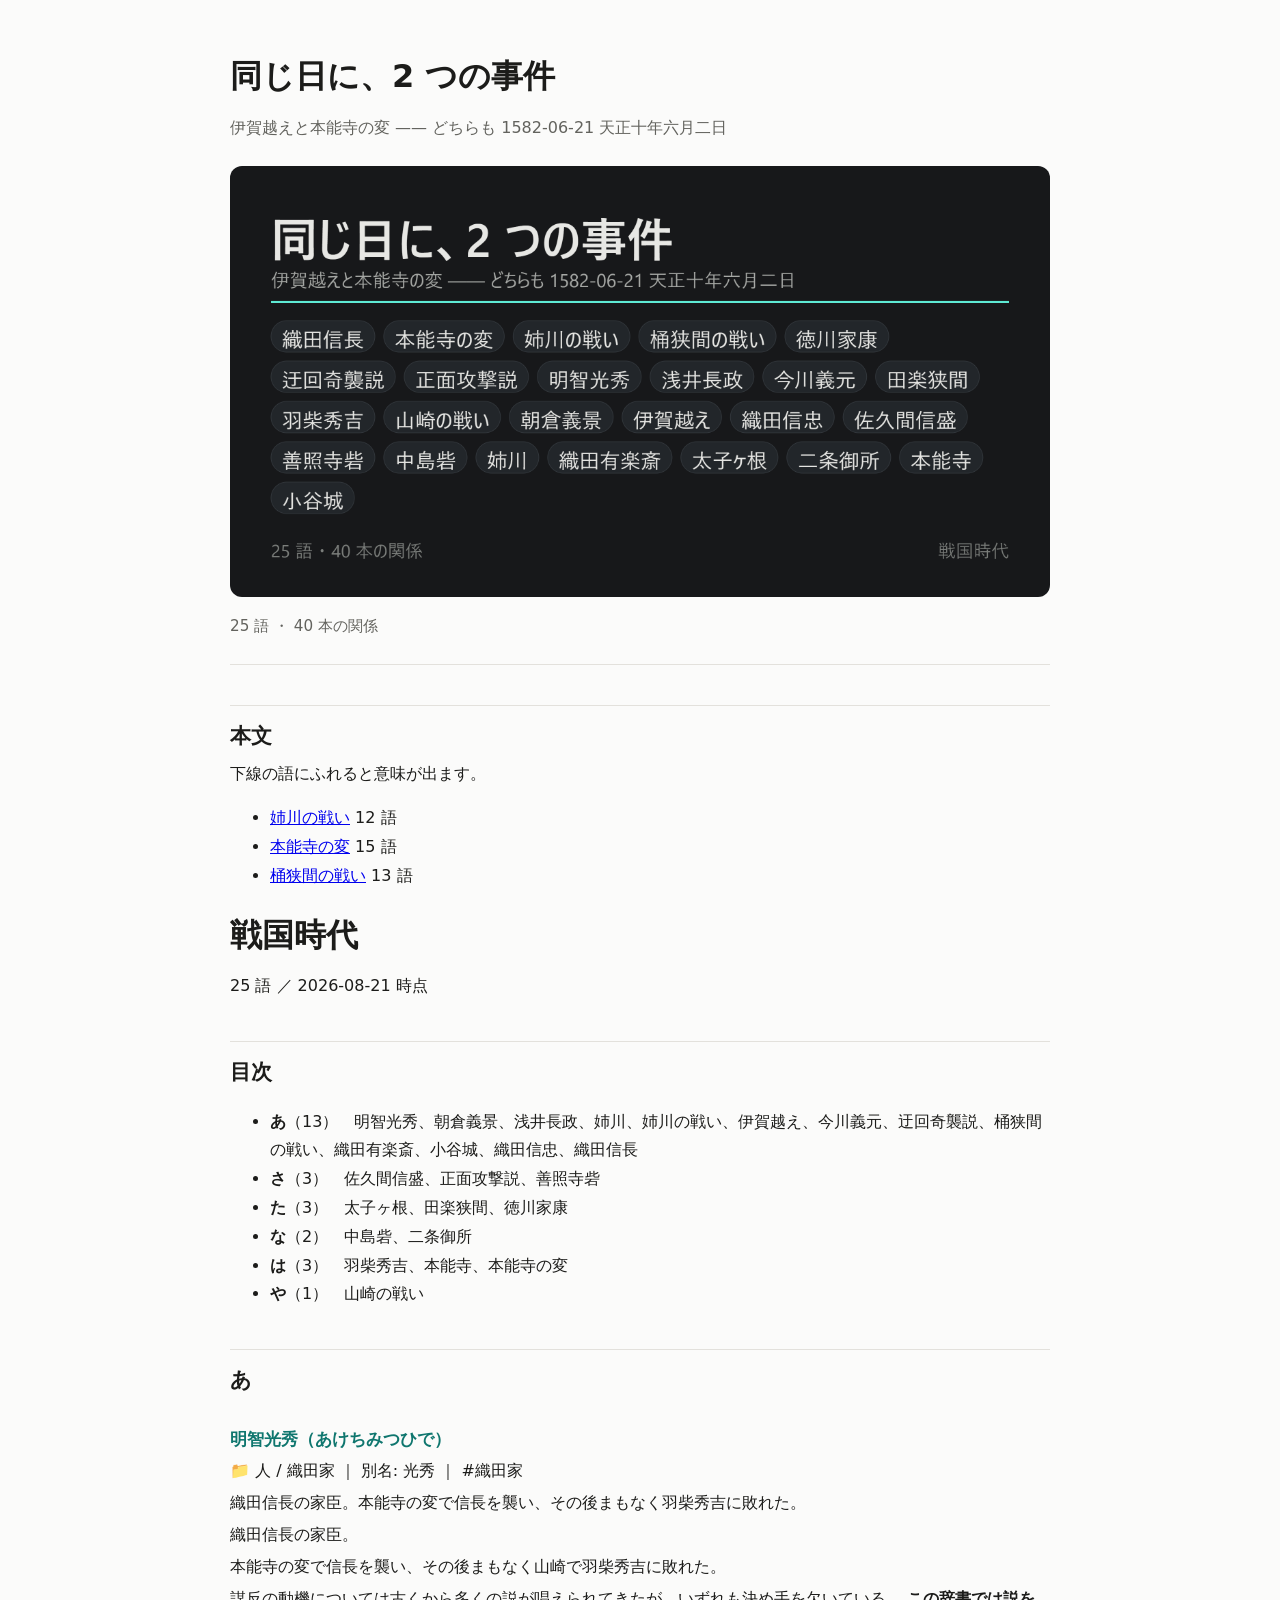
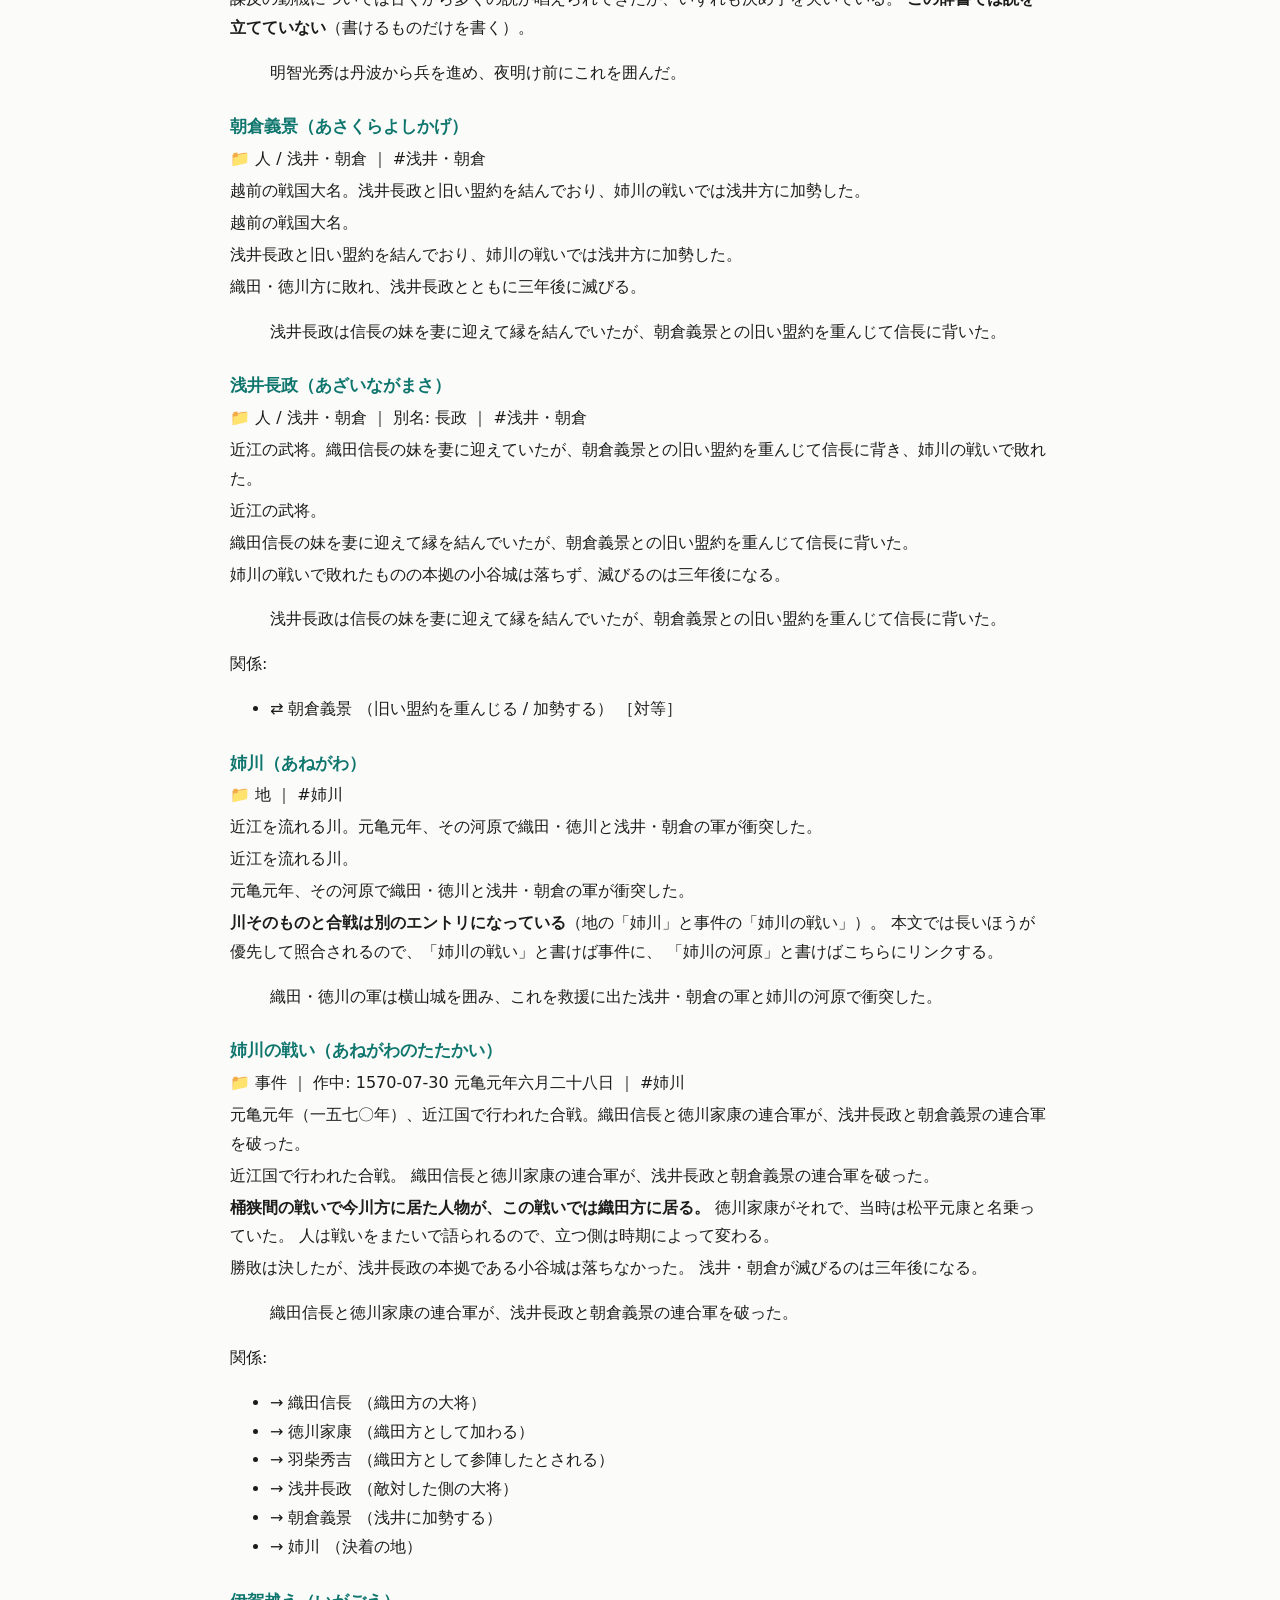
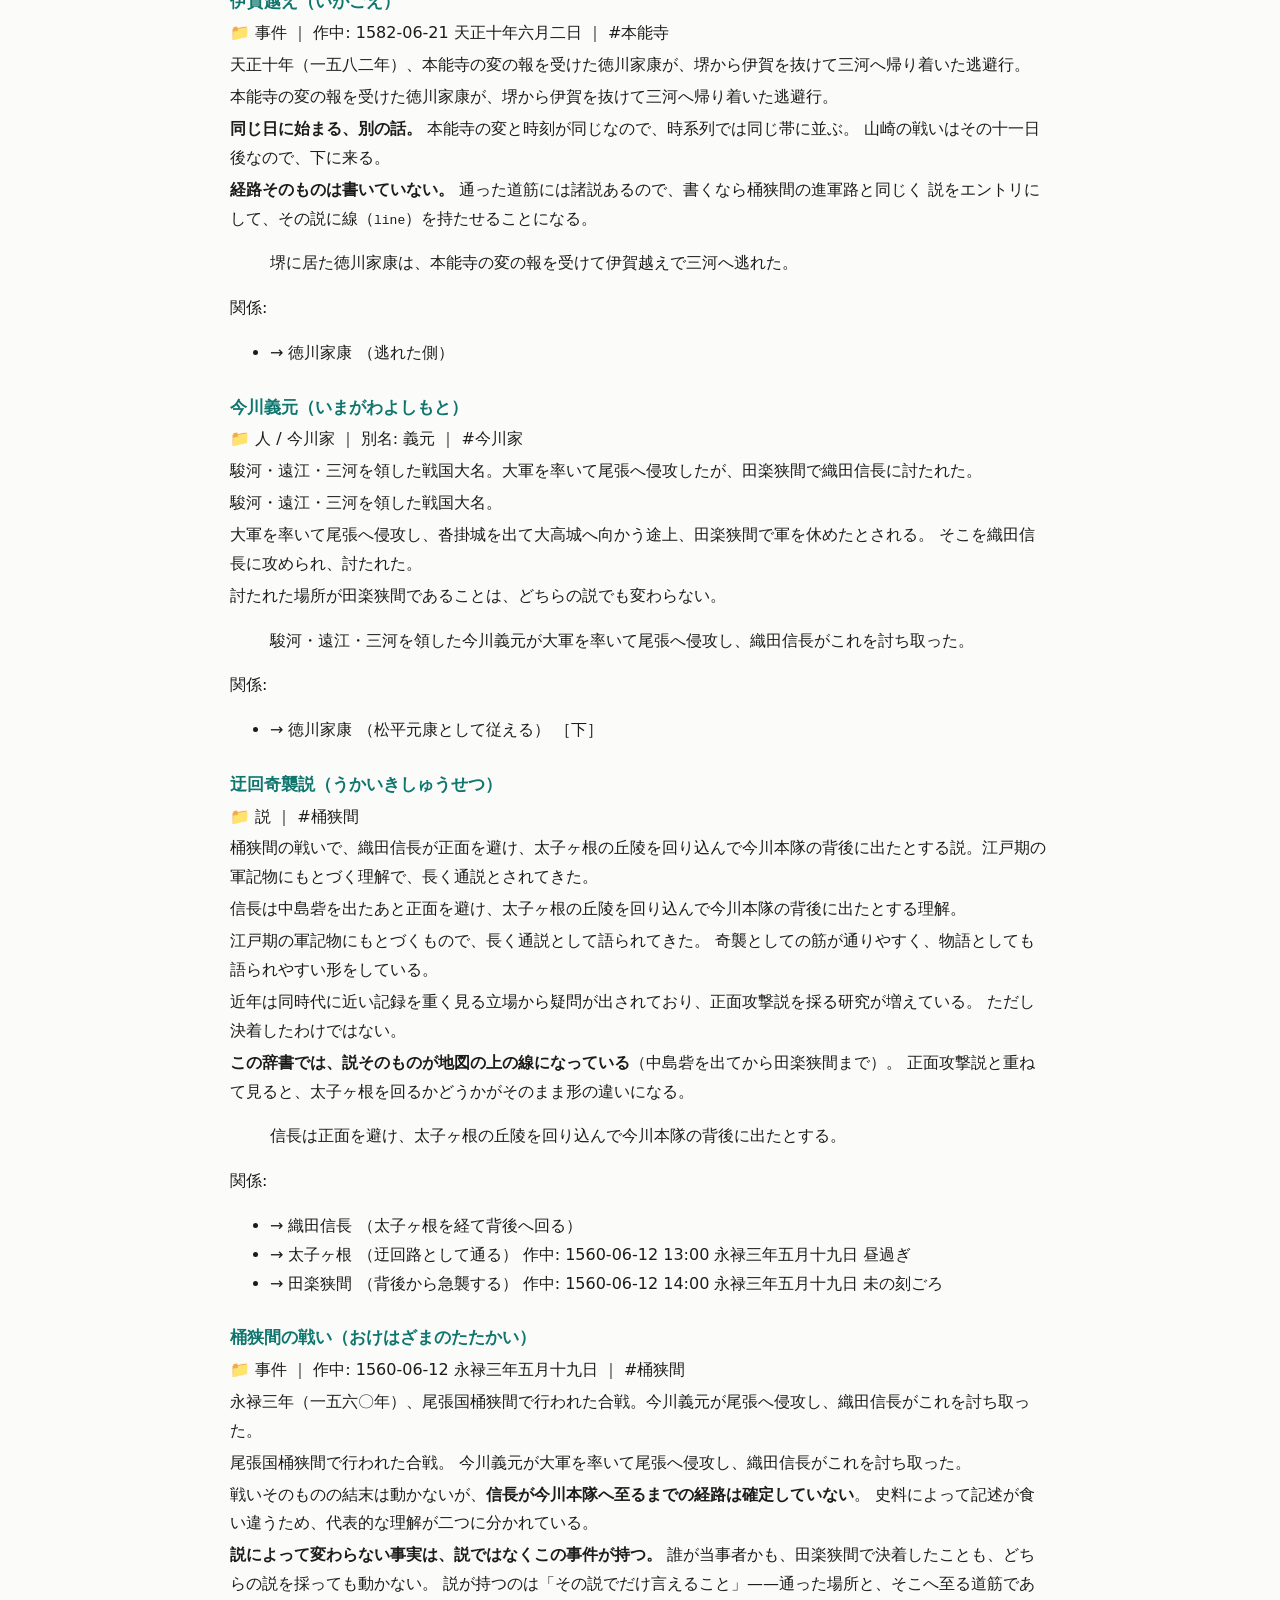
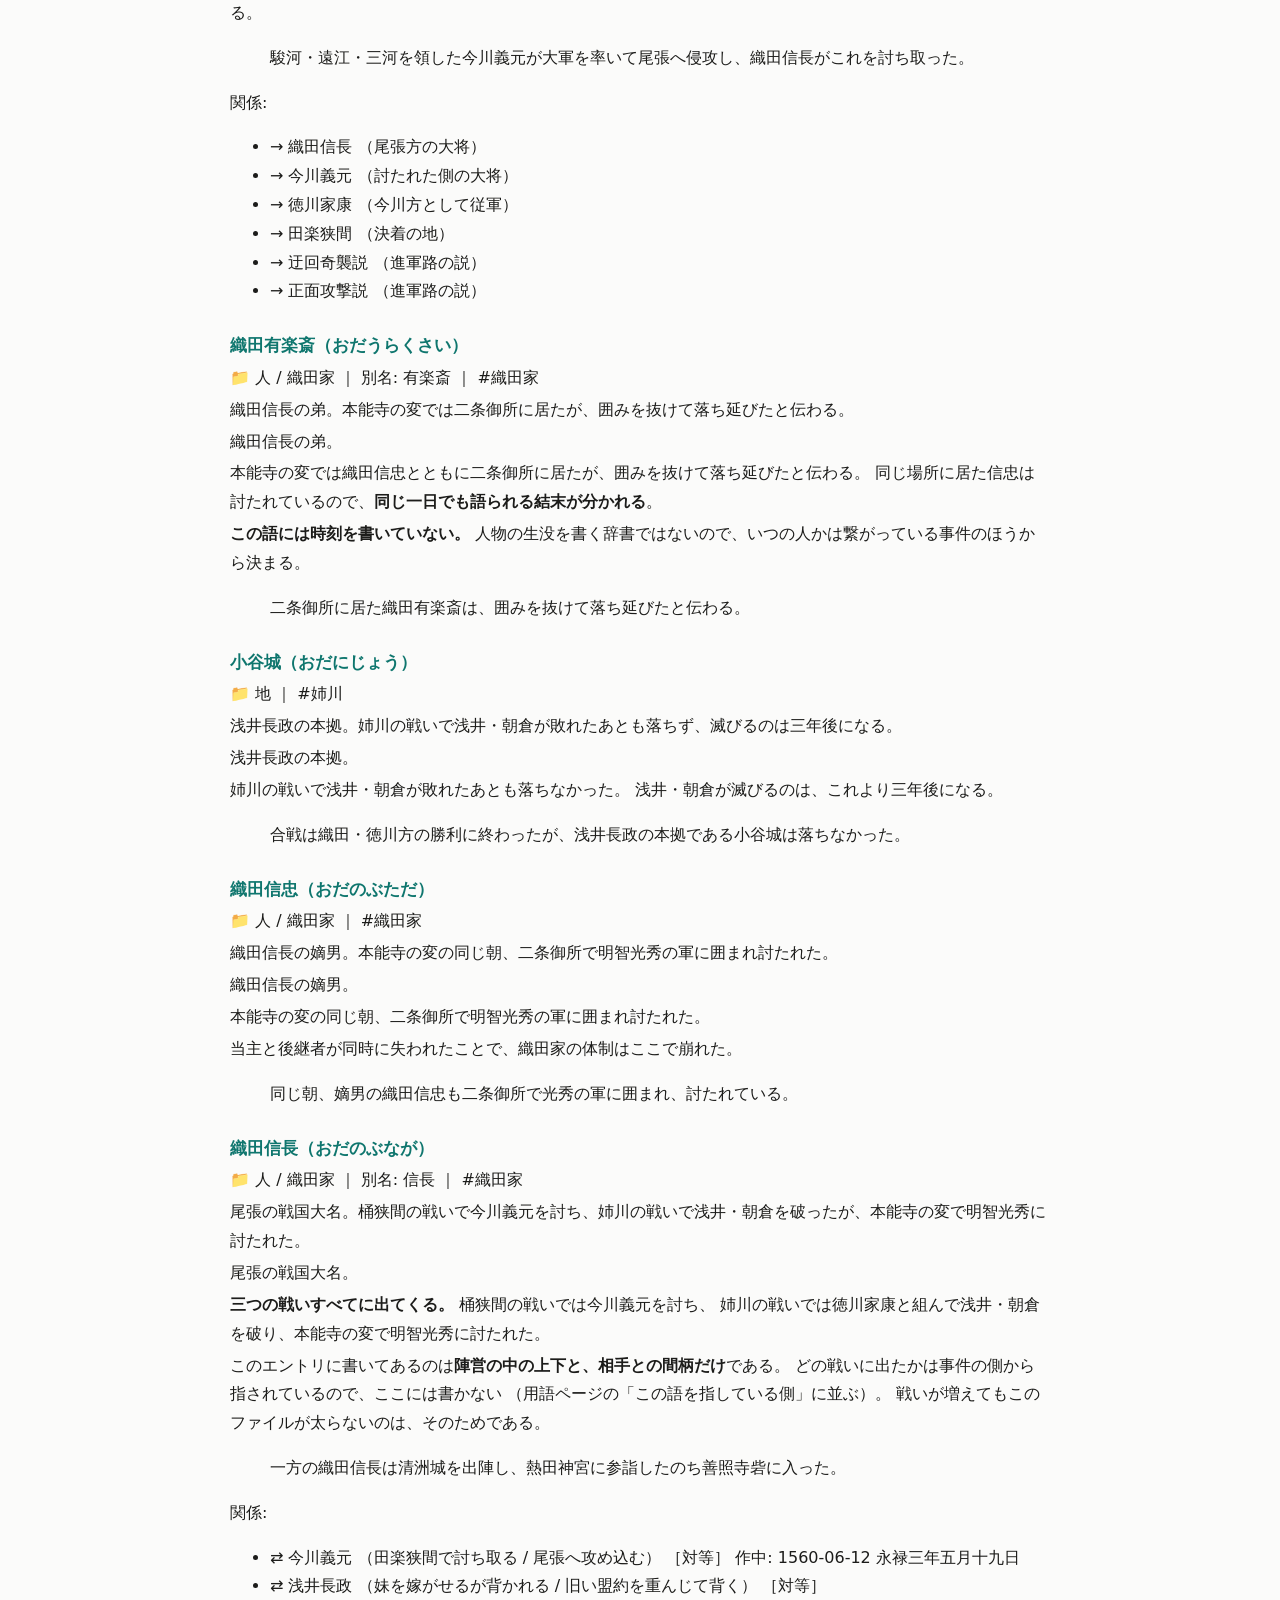
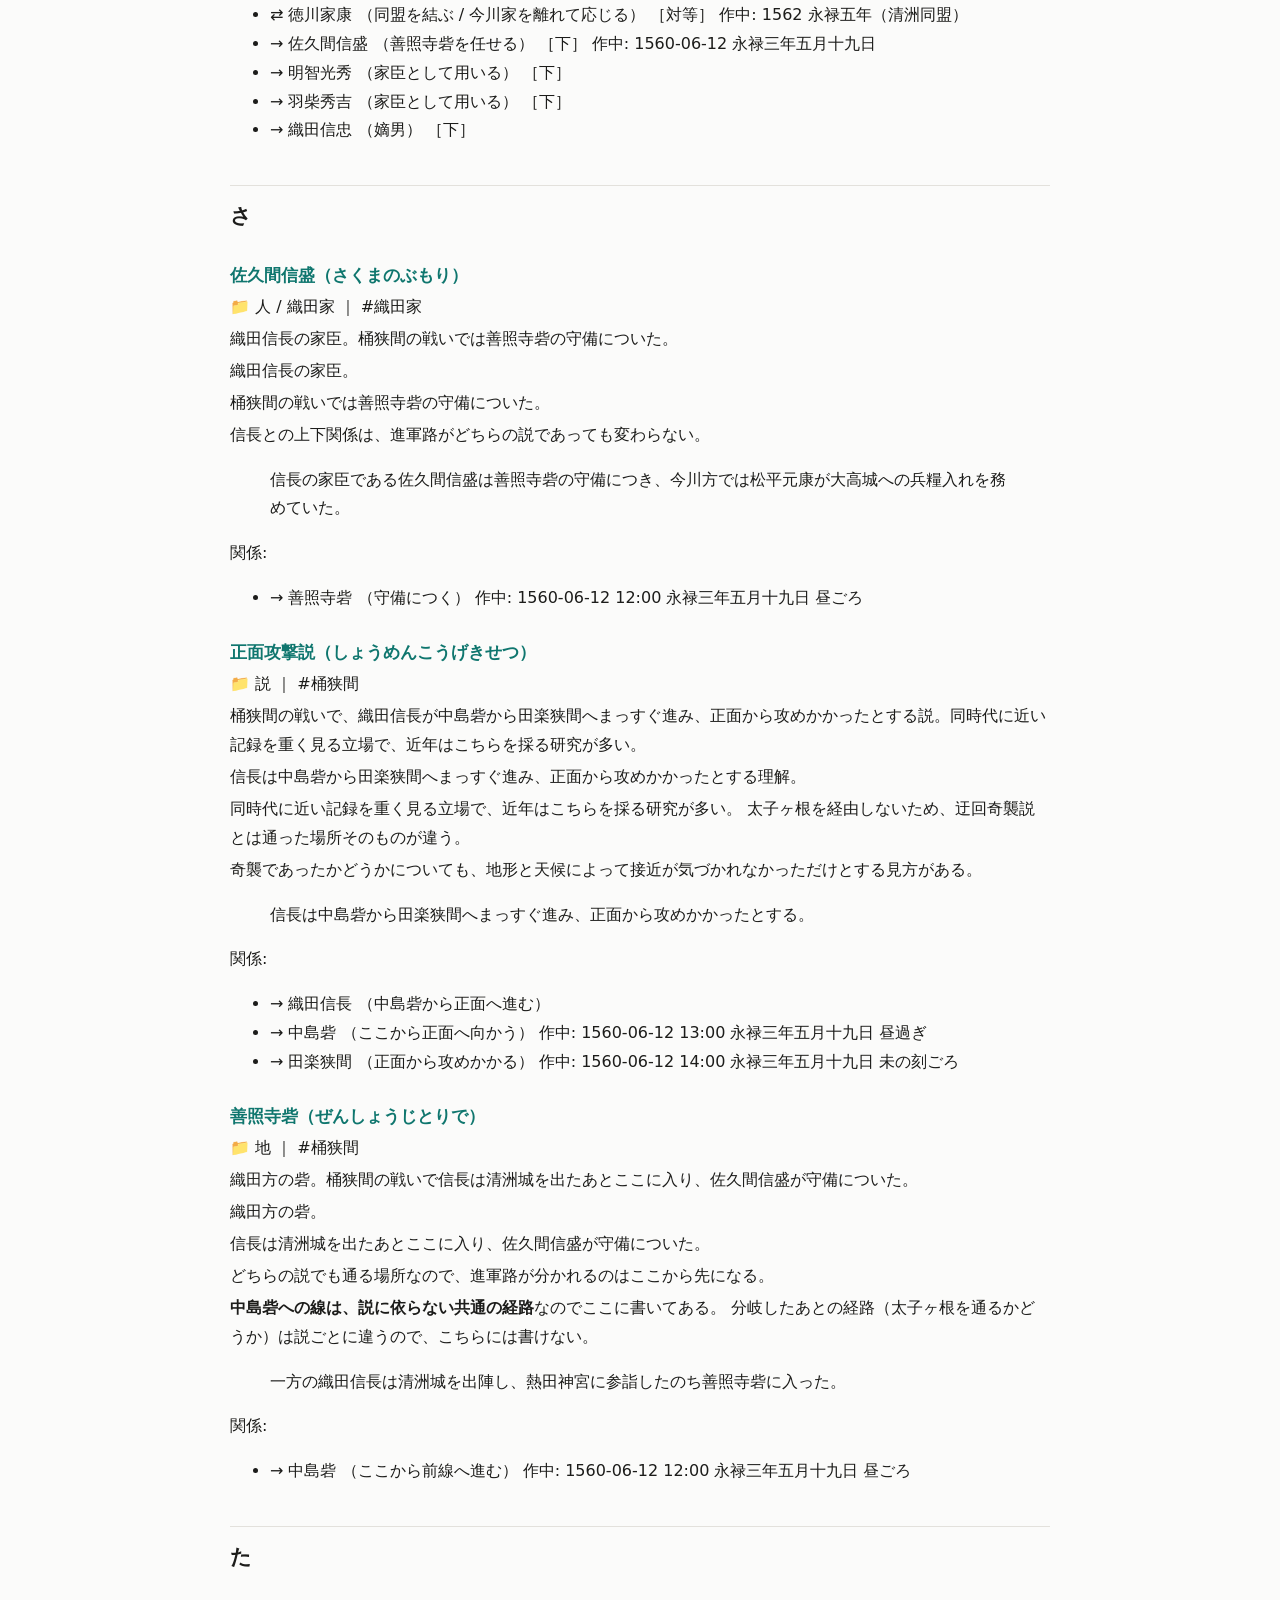
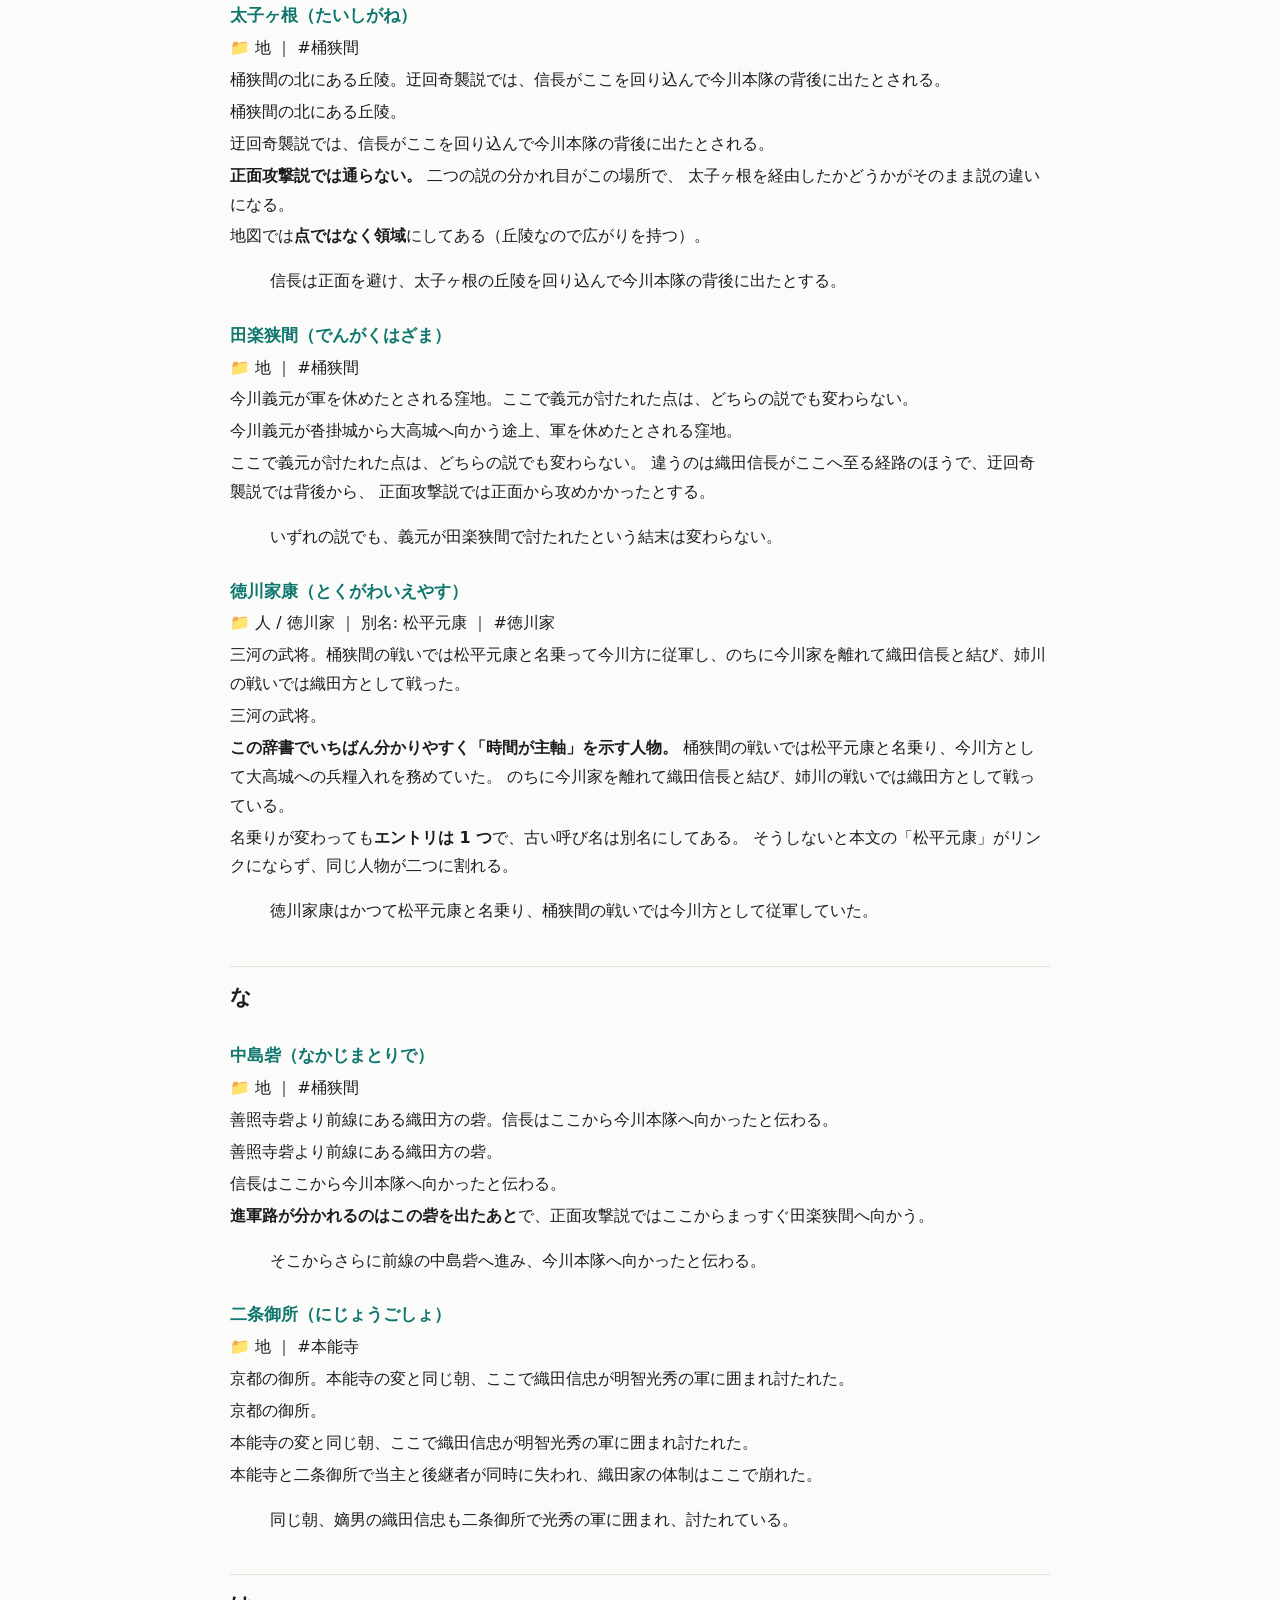
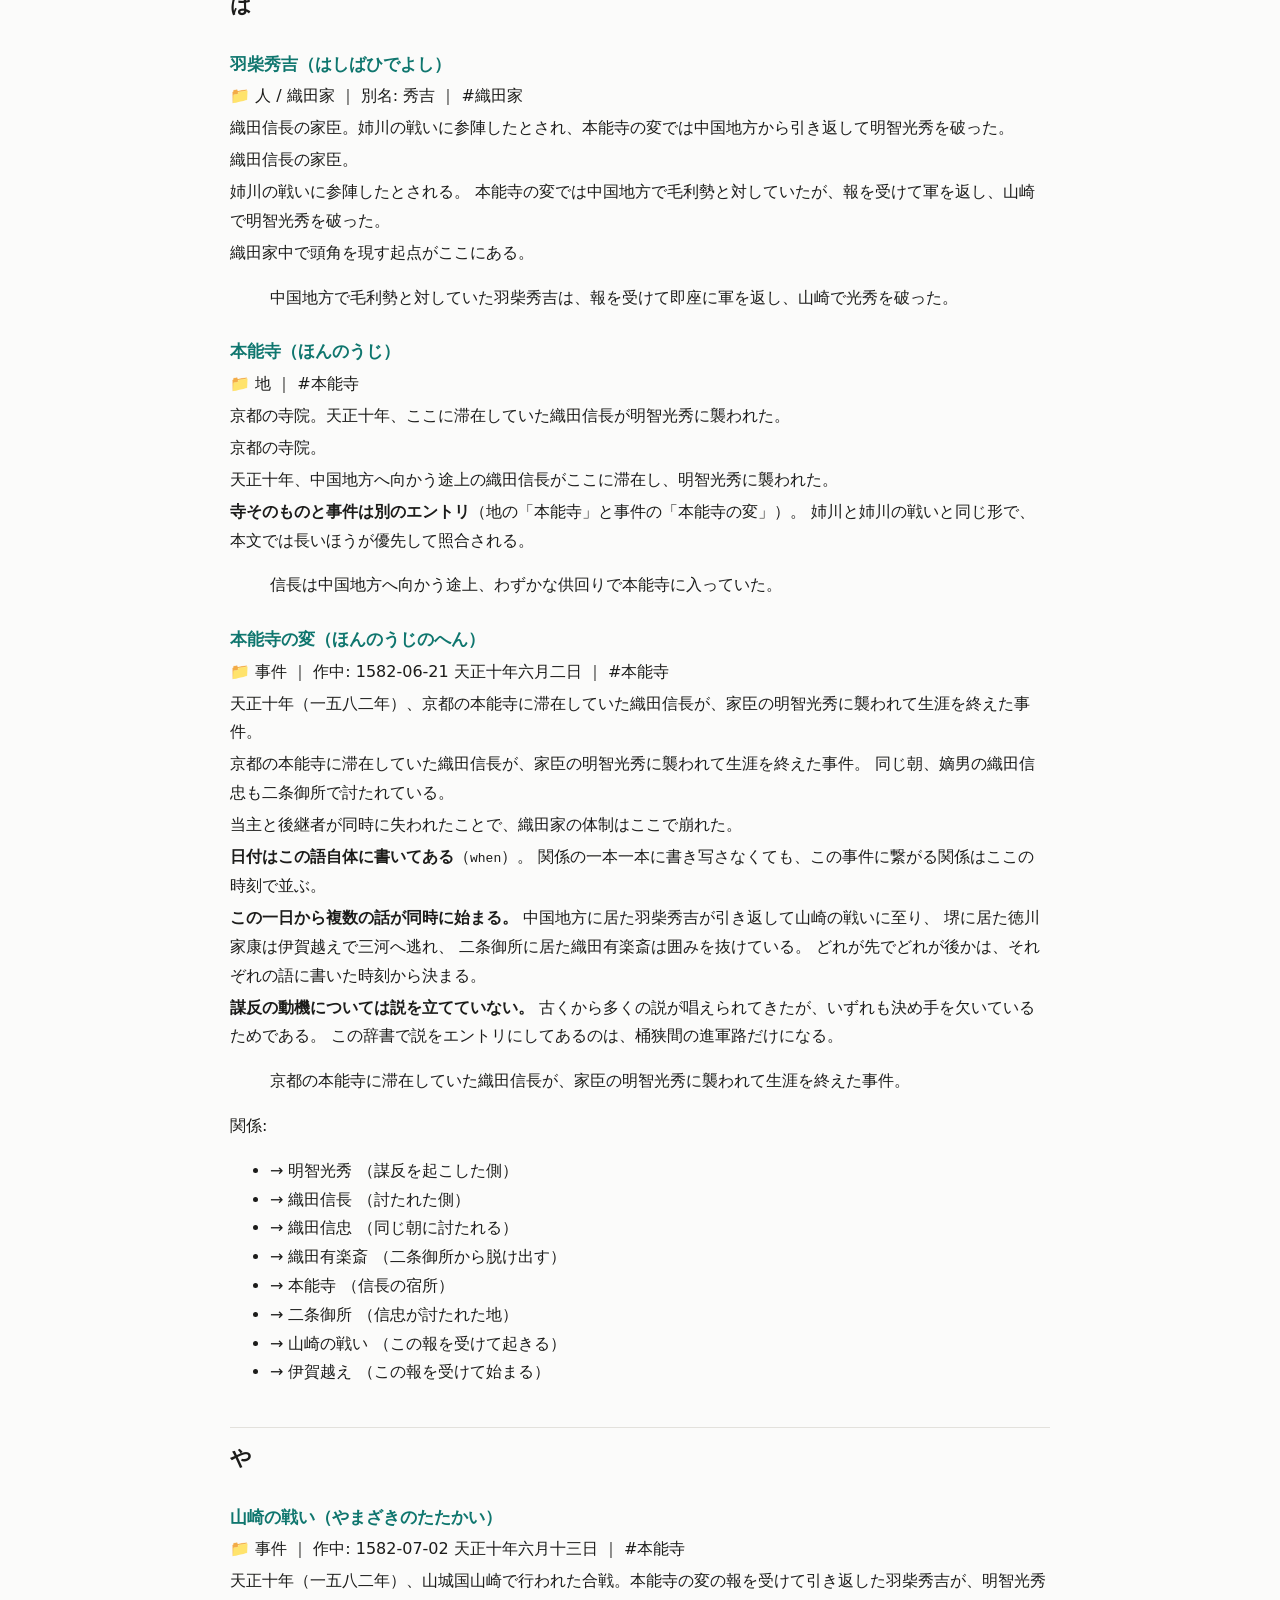
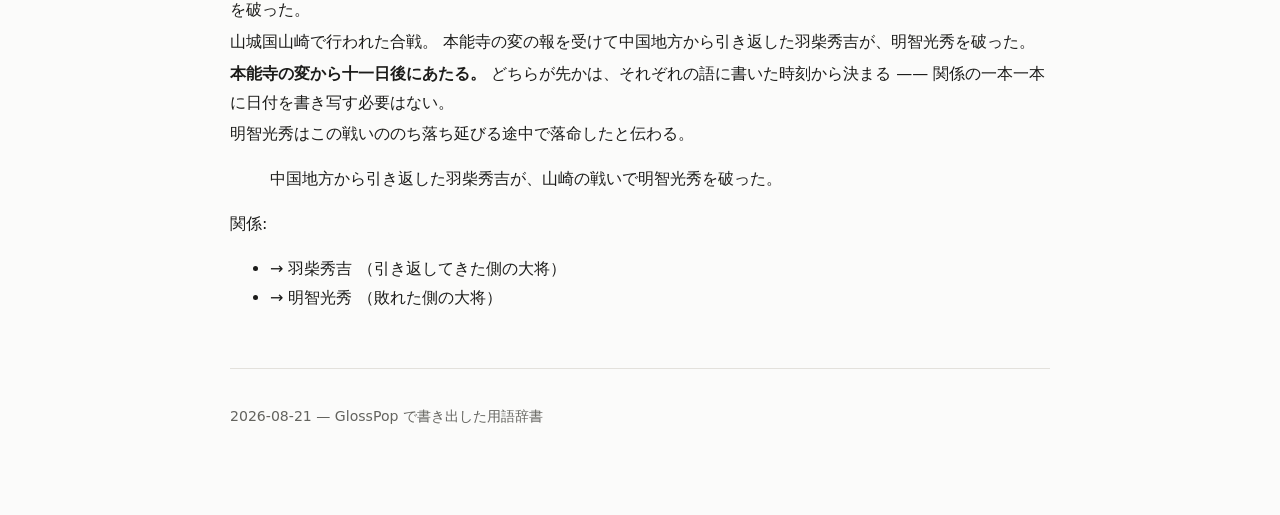
<file: 戦国時代/index.html>
<!doctype html>
<html lang="ja">
<head>
<meta charset="utf-8">
<meta name="viewport" content="width=device-width, initial-scale=1">
<title>同じ日に、2 つの事件</title>
<meta name="description" content="伊賀越えと本能寺の変 —— どちらも 1582-06-21 天正十年六月二日">
<meta property="og:type" content="article">
<meta property="og:title" content="同じ日に、2 つの事件">
<meta property="og:description" content="伊賀越えと本能寺の変 —— どちらも 1582-06-21 天正十年六月二日">
<meta property="og:url" content="https://lancard-aikawa.github.io/GlossPopPages/%E6%88%A6%E5%9B%BD%E6%99%82%E4%BB%A3/">
<meta property="og:image" content="https://lancard-aikawa.github.io/GlossPopPages/%E6%88%A6%E5%9B%BD%E6%99%82%E4%BB%A3/card.png?v=079f8b2f">
<meta name="twitter:card" content="summary_large_image">
<style>
:root { --bg:#fbfbfa; --fg:#1c1c1a; --dim:#63635e; --line:#e3e1dc; --accent:#0f766e; }
@media (prefers-color-scheme: dark) {
  :root { --bg:#17181a; --fg:#e7e7e4; --dim:#a6a8a5; --line:#2c2f36; --accent:#5eead4; }
}
* { box-sizing: border-box; }
body { margin:0; padding:0 20px 72px; background:var(--bg); color:var(--fg);
  font-family:"Yu Gothic UI","Hiragino Sans","Noto Sans JP",system-ui,sans-serif;
  line-height:1.8; }
.wrap { max-width:820px; margin:0 auto; }
header { padding:48px 0 24px; border-bottom:1px solid var(--line); }
h1 { margin:0 0 8px; font-size:2rem; }
.note { margin:0; color:var(--dim); }
.card { display:block; width:100%; height:auto; border-radius:12px; margin:24px 0 0; }
.counts { margin:16px 0 0; color:var(--dim); font-size:.95rem; }
main h2 { margin:40px 0 4px; padding-top:12px; border-top:1px solid var(--line);
  font-size:1.3rem; }
main h3 { margin:24px 0 2px; font-size:1.05rem; color:var(--accent); }
main p { margin:.2em 0; }
footer { margin:56px 0 0; padding-top:20px; border-top:1px solid var(--line);
  color:var(--dim); font-size:.88rem; }
</style>
</head>
<body>
<div class="wrap">
<header>
  <h1>同じ日に、2 つの事件</h1>
  <p class="note">伊賀越えと本能寺の変 —— どちらも 1582-06-21 天正十年六月二日</p>
  <img class="card" src="card.png" alt="同じ日に、2 つの事件" width="1200" height="630">
  <p class="counts">25 語 ・ 40 本の関係</p>
</header>
<main>
<section class="docs"><h2>本文</h2><p>下線の語にふれると意味が出ます。</p><ul>
<li><a href="docs/姉川の戦い.html">姉川の戦い</a> <span class="doc-terms">12 語</span></li>
<li><a href="docs/本能寺の変.html">本能寺の変</a> <span class="doc-terms">15 語</span></li>
<li><a href="docs/桶狭間の戦い.html">桶狭間の戦い</a> <span class="doc-terms">13 語</span></li>
</ul></section>
<h1 id="戦国時代">戦国時代</h1>
<p>25 語 ／ 2026-08-21 時点</p>
<h2 id="目次">目次</h2>
<ul>
<li><strong>あ</strong>（13）　明智光秀、朝倉義景、浅井長政、姉川、姉川の戦い、伊賀越え、今川義元、迂回奇襲説、桶狭間の戦い、織田有楽斎、小谷城、織田信忠、織田信長</li>
<li><strong>さ</strong>（3）　佐久間信盛、正面攻撃説、善照寺砦</li>
<li><strong>た</strong>（3）　太子ヶ根、田楽狭間、徳川家康</li>
<li><strong>な</strong>（2）　中島砦、二条御所</li>
<li><strong>は</strong>（3）　羽柴秀吉、本能寺、本能寺の変</li>
<li><strong>や</strong>（1）　山崎の戦い</li>
</ul>
<h2 id="あ">あ</h2>
<h3 id="明智光秀あけちみつひで">明智光秀（あけちみつひで）</h3>
<p>📁 人 / 織田家 ｜ 別名: 光秀 ｜ #織田家</p>
<p>織田信長の家臣。本能寺の変で信長を襲い、その後まもなく羽柴秀吉に敗れた。</p>
<p>織田信長の家臣。</p>
<p>本能寺の変で信長を襲い、その後まもなく山崎で羽柴秀吉に敗れた。</p>
<p>謀反の動機については古くから多くの説が唱えられてきたが、いずれも決め手を欠いている。
<strong>この辞書では説を立てていない</strong>（書けるものだけを書く）。</p>
<blockquote>
<p>明智光秀は丹波から兵を進め、夜明け前にこれを囲んだ。</p>
</blockquote>
<h3 id="朝倉義景あさくらよしかげ">朝倉義景（あさくらよしかげ）</h3>
<p>📁 人 / 浅井・朝倉 ｜ #浅井・朝倉</p>
<p>越前の戦国大名。浅井長政と旧い盟約を結んでおり、姉川の戦いでは浅井方に加勢した。</p>
<p>越前の戦国大名。</p>
<p>浅井長政と旧い盟約を結んでおり、姉川の戦いでは浅井方に加勢した。</p>
<p>織田・徳川方に敗れ、浅井長政とともに三年後に滅びる。</p>
<blockquote>
<p>浅井長政は信長の妹を妻に迎えて縁を結んでいたが、朝倉義景との旧い盟約を重んじて信長に背いた。</p>
</blockquote>
<h3 id="浅井長政あざいながまさ">浅井長政（あざいながまさ）</h3>
<p>📁 人 / 浅井・朝倉 ｜ 別名: 長政 ｜ #浅井・朝倉</p>
<p>近江の武将。織田信長の妹を妻に迎えていたが、朝倉義景との旧い盟約を重んじて信長に背き、姉川の戦いで敗れた。</p>
<p>近江の武将。</p>
<p>織田信長の妹を妻に迎えて縁を結んでいたが、朝倉義景との旧い盟約を重んじて信長に背いた。</p>
<p>姉川の戦いで敗れたものの本拠の小谷城は落ちず、滅びるのは三年後になる。</p>
<blockquote>
<p>浅井長政は信長の妹を妻に迎えて縁を結んでいたが、朝倉義景との旧い盟約を重んじて信長に背いた。</p>
</blockquote>
<p>関係:</p>
<ul>
<li>⇄ 朝倉義景 （旧い盟約を重んじる / 加勢する） ［対等］</li>
</ul>
<h3 id="姉川あねがわ">姉川（あねがわ）</h3>
<p>📁 地 ｜ #姉川</p>
<p>近江を流れる川。元亀元年、その河原で織田・徳川と浅井・朝倉の軍が衝突した。</p>
<p>近江を流れる川。</p>
<p>元亀元年、その河原で織田・徳川と浅井・朝倉の軍が衝突した。</p>
<p><strong>川そのものと合戦は別のエントリになっている</strong>（地の「姉川」と事件の「姉川の戦い」）。
本文では長いほうが優先して照合されるので、「姉川の戦い」と書けば事件に、
「姉川の河原」と書けばこちらにリンクする。</p>
<blockquote>
<p>織田・徳川の軍は横山城を囲み、これを救援に出た浅井・朝倉の軍と姉川の河原で衝突した。</p>
</blockquote>
<h3 id="姉川の戦いあねがわのたたかい">姉川の戦い（あねがわのたたかい）</h3>
<p>📁 事件 ｜ 作中: 1570-07-30 元亀元年六月二十八日 ｜ #姉川</p>
<p>元亀元年（一五七〇年）、近江国で行われた合戦。織田信長と徳川家康の連合軍が、浅井長政と朝倉義景の連合軍を破った。</p>
<p>近江国で行われた合戦。
織田信長と徳川家康の連合軍が、浅井長政と朝倉義景の連合軍を破った。</p>
<p><strong>桶狭間の戦いで今川方に居た人物が、この戦いでは織田方に居る。</strong>
徳川家康がそれで、当時は松平元康と名乗っていた。
人は戦いをまたいで語られるので、立つ側は時期によって変わる。</p>
<p>勝敗は決したが、浅井長政の本拠である小谷城は落ちなかった。
浅井・朝倉が滅びるのは三年後になる。</p>
<blockquote>
<p>織田信長と徳川家康の連合軍が、浅井長政と朝倉義景の連合軍を破った。</p>
</blockquote>
<p>関係:</p>
<ul>
<li>→ 織田信長 （織田方の大将）</li>
<li>→ 徳川家康 （織田方として加わる）</li>
<li>→ 羽柴秀吉 （織田方として参陣したとされる）</li>
<li>→ 浅井長政 （敵対した側の大将）</li>
<li>→ 朝倉義景 （浅井に加勢する）</li>
<li>→ 姉川 （決着の地）</li>
</ul>
<h3 id="伊賀越えいがごえ">伊賀越え（いがごえ）</h3>
<p>📁 事件 ｜ 作中: 1582-06-21 天正十年六月二日 ｜ #本能寺</p>
<p>天正十年（一五八二年）、本能寺の変の報を受けた徳川家康が、堺から伊賀を抜けて三河へ帰り着いた逃避行。</p>
<p>本能寺の変の報を受けた徳川家康が、堺から伊賀を抜けて三河へ帰り着いた逃避行。</p>
<p><strong>同じ日に始まる、別の話。</strong>
本能寺の変と時刻が同じなので、時系列では同じ帯に並ぶ。
山崎の戦いはその十一日後なので、下に来る。</p>
<p><strong>経路そのものは書いていない。</strong>
通った道筋には諸説あるので、書くなら桶狭間の進軍路と同じく
説をエントリにして、その説に線（<code>line</code>）を持たせることになる。</p>
<blockquote>
<p>堺に居た徳川家康は、本能寺の変の報を受けて伊賀越えで三河へ逃れた。</p>
</blockquote>
<p>関係:</p>
<ul>
<li>→ 徳川家康 （逃れた側）</li>
</ul>
<h3 id="今川義元いまがわよしもと">今川義元（いまがわよしもと）</h3>
<p>📁 人 / 今川家 ｜ 別名: 義元 ｜ #今川家</p>
<p>駿河・遠江・三河を領した戦国大名。大軍を率いて尾張へ侵攻したが、田楽狭間で織田信長に討たれた。</p>
<p>駿河・遠江・三河を領した戦国大名。</p>
<p>大軍を率いて尾張へ侵攻し、沓掛城を出て大高城へ向かう途上、田楽狭間で軍を休めたとされる。
そこを織田信長に攻められ、討たれた。</p>
<p>討たれた場所が田楽狭間であることは、どちらの説でも変わらない。</p>
<blockquote>
<p>駿河・遠江・三河を領した今川義元が大軍を率いて尾張へ侵攻し、織田信長がこれを討ち取った。</p>
</blockquote>
<p>関係:</p>
<ul>
<li>→ 徳川家康 （松平元康として従える） ［下］</li>
</ul>
<h3 id="迂回奇襲説うかいきしゅうせつ">迂回奇襲説（うかいきしゅうせつ）</h3>
<p>📁 説 ｜ #桶狭間</p>
<p>桶狭間の戦いで、織田信長が正面を避け、太子ヶ根の丘陵を回り込んで今川本隊の背後に出たとする説。江戸期の軍記物にもとづく理解で、長く通説とされてきた。</p>
<p>信長は中島砦を出たあと正面を避け、太子ヶ根の丘陵を回り込んで今川本隊の背後に出たとする理解。</p>
<p>江戸期の軍記物にもとづくもので、長く通説として語られてきた。
奇襲としての筋が通りやすく、物語としても語られやすい形をしている。</p>
<p>近年は同時代に近い記録を重く見る立場から疑問が出されており、正面攻撃説を採る研究が増えている。
ただし決着したわけではない。</p>
<p><strong>この辞書では、説そのものが地図の上の線になっている</strong>（中島砦を出てから田楽狭間まで）。
正面攻撃説と重ねて見ると、太子ヶ根を回るかどうかがそのまま形の違いになる。</p>
<blockquote>
<p>信長は正面を避け、太子ヶ根の丘陵を回り込んで今川本隊の背後に出たとする。</p>
</blockquote>
<p>関係:</p>
<ul>
<li>→ 織田信長 （太子ヶ根を経て背後へ回る）</li>
<li>→ 太子ヶ根 （迂回路として通る） 作中: 1560-06-12 13:00 永禄三年五月十九日 昼過ぎ</li>
<li>→ 田楽狭間 （背後から急襲する） 作中: 1560-06-12 14:00 永禄三年五月十九日 未の刻ごろ</li>
</ul>
<h3 id="桶狭間の戦いおけはざまのたたかい">桶狭間の戦い（おけはざまのたたかい）</h3>
<p>📁 事件 ｜ 作中: 1560-06-12 永禄三年五月十九日 ｜ #桶狭間</p>
<p>永禄三年（一五六〇年）、尾張国桶狭間で行われた合戦。今川義元が尾張へ侵攻し、織田信長がこれを討ち取った。</p>
<p>尾張国桶狭間で行われた合戦。
今川義元が大軍を率いて尾張へ侵攻し、織田信長がこれを討ち取った。</p>
<p>戦いそのものの結末は動かないが、<strong>信長が今川本隊へ至るまでの経路は確定していない</strong>。
史料によって記述が食い違うため、代表的な理解が二つに分かれている。</p>
<p><strong>説によって変わらない事実は、説ではなくこの事件が持つ。</strong>
誰が当事者かも、田楽狭間で決着したことも、どちらの説を採っても動かない。
説が持つのは「その説でだけ言えること」——通った場所と、そこへ至る道筋である。</p>
<blockquote>
<p>駿河・遠江・三河を領した今川義元が大軍を率いて尾張へ侵攻し、織田信長がこれを討ち取った。</p>
</blockquote>
<p>関係:</p>
<ul>
<li>→ 織田信長 （尾張方の大将）</li>
<li>→ 今川義元 （討たれた側の大将）</li>
<li>→ 徳川家康 （今川方として従軍）</li>
<li>→ 田楽狭間 （決着の地）</li>
<li>→ 迂回奇襲説 （進軍路の説）</li>
<li>→ 正面攻撃説 （進軍路の説）</li>
</ul>
<h3 id="織田有楽斎おだうらくさい">織田有楽斎（おだうらくさい）</h3>
<p>📁 人 / 織田家 ｜ 別名: 有楽斎 ｜ #織田家</p>
<p>織田信長の弟。本能寺の変では二条御所に居たが、囲みを抜けて落ち延びたと伝わる。</p>
<p>織田信長の弟。</p>
<p>本能寺の変では織田信忠とともに二条御所に居たが、囲みを抜けて落ち延びたと伝わる。
同じ場所に居た信忠は討たれているので、<strong>同じ一日でも語られる結末が分かれる</strong>。</p>
<p><strong>この語には時刻を書いていない。</strong>
人物の生没を書く辞書ではないので、いつの人かは繋がっている事件のほうから決まる。</p>
<blockquote>
<p>二条御所に居た織田有楽斎は、囲みを抜けて落ち延びたと伝わる。</p>
</blockquote>
<h3 id="小谷城おだにじょう">小谷城（おだにじょう）</h3>
<p>📁 地 ｜ #姉川</p>
<p>浅井長政の本拠。姉川の戦いで浅井・朝倉が敗れたあとも落ちず、滅びるのは三年後になる。</p>
<p>浅井長政の本拠。</p>
<p>姉川の戦いで浅井・朝倉が敗れたあとも落ちなかった。
浅井・朝倉が滅びるのは、これより三年後になる。</p>
<blockquote>
<p>合戦は織田・徳川方の勝利に終わったが、浅井長政の本拠である小谷城は落ちなかった。</p>
</blockquote>
<h3 id="織田信忠おだのぶただ">織田信忠（おだのぶただ）</h3>
<p>📁 人 / 織田家 ｜ #織田家</p>
<p>織田信長の嫡男。本能寺の変の同じ朝、二条御所で明智光秀の軍に囲まれ討たれた。</p>
<p>織田信長の嫡男。</p>
<p>本能寺の変の同じ朝、二条御所で明智光秀の軍に囲まれ討たれた。</p>
<p>当主と後継者が同時に失われたことで、織田家の体制はここで崩れた。</p>
<blockquote>
<p>同じ朝、嫡男の織田信忠も二条御所で光秀の軍に囲まれ、討たれている。</p>
</blockquote>
<h3 id="織田信長おだのぶなが">織田信長（おだのぶなが）</h3>
<p>📁 人 / 織田家 ｜ 別名: 信長 ｜ #織田家</p>
<p>尾張の戦国大名。桶狭間の戦いで今川義元を討ち、姉川の戦いで浅井・朝倉を破ったが、本能寺の変で明智光秀に討たれた。</p>
<p>尾張の戦国大名。</p>
<p><strong>三つの戦いすべてに出てくる。</strong> 桶狭間の戦いでは今川義元を討ち、
姉川の戦いでは徳川家康と組んで浅井・朝倉を破り、本能寺の変で明智光秀に討たれた。</p>
<p>このエントリに書いてあるのは<strong>陣営の中の上下と、相手との間柄だけ</strong>である。
どの戦いに出たかは事件の側から指されているので、ここには書かない
（用語ページの「この語を指している側」に並ぶ）。
戦いが増えてもこのファイルが太らないのは、そのためである。</p>
<blockquote>
<p>一方の織田信長は清洲城を出陣し、熱田神宮に参詣したのち善照寺砦に入った。</p>
</blockquote>
<p>関係:</p>
<ul>
<li>⇄ 今川義元 （田楽狭間で討ち取る / 尾張へ攻め込む） ［対等］ 作中: 1560-06-12 永禄三年五月十九日</li>
<li>⇄ 浅井長政 （妹を嫁がせるが背かれる / 旧い盟約を重んじて背く） ［対等］</li>
<li>⇄ 徳川家康 （同盟を結ぶ / 今川家を離れて応じる） ［対等］ 作中: 1562 永禄五年（清洲同盟）</li>
<li>→ 佐久間信盛 （善照寺砦を任せる） ［下］ 作中: 1560-06-12 永禄三年五月十九日</li>
<li>→ 明智光秀 （家臣として用いる） ［下］</li>
<li>→ 羽柴秀吉 （家臣として用いる） ［下］</li>
<li>→ 織田信忠 （嫡男） ［下］</li>
</ul>
<h2 id="さ">さ</h2>
<h3 id="佐久間信盛さくまのぶもり">佐久間信盛（さくまのぶもり）</h3>
<p>📁 人 / 織田家 ｜ #織田家</p>
<p>織田信長の家臣。桶狭間の戦いでは善照寺砦の守備についた。</p>
<p>織田信長の家臣。</p>
<p>桶狭間の戦いでは善照寺砦の守備についた。</p>
<p>信長との上下関係は、進軍路がどちらの説であっても変わらない。</p>
<blockquote>
<p>信長の家臣である佐久間信盛は善照寺砦の守備につき、今川方では松平元康が大高城への兵糧入れを務めていた。</p>
</blockquote>
<p>関係:</p>
<ul>
<li>→ 善照寺砦 （守備につく） 作中: 1560-06-12 12:00 永禄三年五月十九日 昼ごろ</li>
</ul>
<h3 id="正面攻撃説しょうめんこうげきせつ">正面攻撃説（しょうめんこうげきせつ）</h3>
<p>📁 説 ｜ #桶狭間</p>
<p>桶狭間の戦いで、織田信長が中島砦から田楽狭間へまっすぐ進み、正面から攻めかかったとする説。同時代に近い記録を重く見る立場で、近年はこちらを採る研究が多い。</p>
<p>信長は中島砦から田楽狭間へまっすぐ進み、正面から攻めかかったとする理解。</p>
<p>同時代に近い記録を重く見る立場で、近年はこちらを採る研究が多い。
太子ヶ根を経由しないため、迂回奇襲説とは通った場所そのものが違う。</p>
<p>奇襲であったかどうかについても、地形と天候によって接近が気づかれなかっただけとする見方がある。</p>
<blockquote>
<p>信長は中島砦から田楽狭間へまっすぐ進み、正面から攻めかかったとする。</p>
</blockquote>
<p>関係:</p>
<ul>
<li>→ 織田信長 （中島砦から正面へ進む）</li>
<li>→ 中島砦 （ここから正面へ向かう） 作中: 1560-06-12 13:00 永禄三年五月十九日 昼過ぎ</li>
<li>→ 田楽狭間 （正面から攻めかかる） 作中: 1560-06-12 14:00 永禄三年五月十九日 未の刻ごろ</li>
</ul>
<h3 id="善照寺砦ぜんしょうじとりで">善照寺砦（ぜんしょうじとりで）</h3>
<p>📁 地 ｜ #桶狭間</p>
<p>織田方の砦。桶狭間の戦いで信長は清洲城を出たあとここに入り、佐久間信盛が守備についた。</p>
<p>織田方の砦。</p>
<p>信長は清洲城を出たあとここに入り、佐久間信盛が守備についた。</p>
<p>どちらの説でも通る場所なので、進軍路が分かれるのはここから先になる。</p>
<p><strong>中島砦への線は、説に依らない共通の経路</strong>なのでここに書いてある。
分岐したあとの経路（太子ヶ根を通るかどうか）は説ごとに違うので、こちらには書けない。</p>
<blockquote>
<p>一方の織田信長は清洲城を出陣し、熱田神宮に参詣したのち善照寺砦に入った。</p>
</blockquote>
<p>関係:</p>
<ul>
<li>→ 中島砦 （ここから前線へ進む） 作中: 1560-06-12 12:00 永禄三年五月十九日 昼ごろ</li>
</ul>
<h2 id="た">た</h2>
<h3 id="太子ヶ根たいしがね">太子ヶ根（たいしがね）</h3>
<p>📁 地 ｜ #桶狭間</p>
<p>桶狭間の北にある丘陵。迂回奇襲説では、信長がここを回り込んで今川本隊の背後に出たとされる。</p>
<p>桶狭間の北にある丘陵。</p>
<p>迂回奇襲説では、信長がここを回り込んで今川本隊の背後に出たとされる。</p>
<p><strong>正面攻撃説では通らない。</strong> 二つの説の分かれ目がこの場所で、
太子ヶ根を経由したかどうかがそのまま説の違いになる。</p>
<p>地図では<strong>点ではなく領域</strong>にしてある（丘陵なので広がりを持つ）。</p>
<blockquote>
<p>信長は正面を避け、太子ヶ根の丘陵を回り込んで今川本隊の背後に出たとする。</p>
</blockquote>
<h3 id="田楽狭間でんがくはざま">田楽狭間（でんがくはざま）</h3>
<p>📁 地 ｜ #桶狭間</p>
<p>今川義元が軍を休めたとされる窪地。ここで義元が討たれた点は、どちらの説でも変わらない。</p>
<p>今川義元が沓掛城から大高城へ向かう途上、軍を休めたとされる窪地。</p>
<p>ここで義元が討たれた点は、どちらの説でも変わらない。
違うのは織田信長がここへ至る経路のほうで、迂回奇襲説では背後から、
正面攻撃説では正面から攻めかかったとする。</p>
<blockquote>
<p>いずれの説でも、義元が田楽狭間で討たれたという結末は変わらない。</p>
</blockquote>
<h3 id="徳川家康とくがわいえやす">徳川家康（とくがわいえやす）</h3>
<p>📁 人 / 徳川家 ｜ 別名: 松平元康 ｜ #徳川家</p>
<p>三河の武将。桶狭間の戦いでは松平元康と名乗って今川方に従軍し、のちに今川家を離れて織田信長と結び、姉川の戦いでは織田方として戦った。</p>
<p>三河の武将。</p>
<p><strong>この辞書でいちばん分かりやすく「時間が主軸」を示す人物。</strong>
桶狭間の戦いでは松平元康と名乗り、今川方として大高城への兵糧入れを務めていた。
のちに今川家を離れて織田信長と結び、姉川の戦いでは織田方として戦っている。</p>
<p>名乗りが変わっても<strong>エントリは 1 つ</strong>で、古い呼び名は別名にしてある。
そうしないと本文の「松平元康」がリンクにならず、同じ人物が二つに割れる。</p>
<blockquote>
<p>徳川家康はかつて松平元康と名乗り、桶狭間の戦いでは今川方として従軍していた。</p>
</blockquote>
<h2 id="な">な</h2>
<h3 id="中島砦なかじまとりで">中島砦（なかじまとりで）</h3>
<p>📁 地 ｜ #桶狭間</p>
<p>善照寺砦より前線にある織田方の砦。信長はここから今川本隊へ向かったと伝わる。</p>
<p>善照寺砦より前線にある織田方の砦。</p>
<p>信長はここから今川本隊へ向かったと伝わる。</p>
<p><strong>進軍路が分かれるのはこの砦を出たあと</strong>で、正面攻撃説ではここからまっすぐ田楽狭間へ向かう。</p>
<blockquote>
<p>そこからさらに前線の中島砦へ進み、今川本隊へ向かったと伝わる。</p>
</blockquote>
<h3 id="二条御所にじょうごしょ">二条御所（にじょうごしょ）</h3>
<p>📁 地 ｜ #本能寺</p>
<p>京都の御所。本能寺の変と同じ朝、ここで織田信忠が明智光秀の軍に囲まれ討たれた。</p>
<p>京都の御所。</p>
<p>本能寺の変と同じ朝、ここで織田信忠が明智光秀の軍に囲まれ討たれた。</p>
<p>本能寺と二条御所で当主と後継者が同時に失われ、織田家の体制はここで崩れた。</p>
<blockquote>
<p>同じ朝、嫡男の織田信忠も二条御所で光秀の軍に囲まれ、討たれている。</p>
</blockquote>
<h2 id="は">は</h2>
<h3 id="羽柴秀吉はしばひでよし">羽柴秀吉（はしばひでよし）</h3>
<p>📁 人 / 織田家 ｜ 別名: 秀吉 ｜ #織田家</p>
<p>織田信長の家臣。姉川の戦いに参陣したとされ、本能寺の変では中国地方から引き返して明智光秀を破った。</p>
<p>織田信長の家臣。</p>
<p>姉川の戦いに参陣したとされる。
本能寺の変では中国地方で毛利勢と対していたが、報を受けて軍を返し、山崎で明智光秀を破った。</p>
<p>織田家中で頭角を現す起点がここにある。</p>
<blockquote>
<p>中国地方で毛利勢と対していた羽柴秀吉は、報を受けて即座に軍を返し、山崎で光秀を破った。</p>
</blockquote>
<h3 id="本能寺ほんのうじ">本能寺（ほんのうじ）</h3>
<p>📁 地 ｜ #本能寺</p>
<p>京都の寺院。天正十年、ここに滞在していた織田信長が明智光秀に襲われた。</p>
<p>京都の寺院。</p>
<p>天正十年、中国地方へ向かう途上の織田信長がここに滞在し、明智光秀に襲われた。</p>
<p><strong>寺そのものと事件は別のエントリ</strong>（地の「本能寺」と事件の「本能寺の変」）。
姉川と姉川の戦いと同じ形で、本文では長いほうが優先して照合される。</p>
<blockquote>
<p>信長は中国地方へ向かう途上、わずかな供回りで本能寺に入っていた。</p>
</blockquote>
<h3 id="本能寺の変ほんのうじのへん">本能寺の変（ほんのうじのへん）</h3>
<p>📁 事件 ｜ 作中: 1582-06-21 天正十年六月二日 ｜ #本能寺</p>
<p>天正十年（一五八二年）、京都の本能寺に滞在していた織田信長が、家臣の明智光秀に襲われて生涯を終えた事件。</p>
<p>京都の本能寺に滞在していた織田信長が、家臣の明智光秀に襲われて生涯を終えた事件。
同じ朝、嫡男の織田信忠も二条御所で討たれている。</p>
<p>当主と後継者が同時に失われたことで、織田家の体制はここで崩れた。</p>
<p><strong>日付はこの語自体に書いてある</strong>（<code>when</code>）。
関係の一本一本に書き写さなくても、この事件に繋がる関係はここの時刻で並ぶ。</p>
<p><strong>この一日から複数の話が同時に始まる。</strong>
中国地方に居た羽柴秀吉が引き返して山崎の戦いに至り、
堺に居た徳川家康は伊賀越えで三河へ逃れ、
二条御所に居た織田有楽斎は囲みを抜けている。
どれが先でどれが後かは、それぞれの語に書いた時刻から決まる。</p>
<p><strong>謀反の動機については説を立てていない。</strong>
古くから多くの説が唱えられてきたが、いずれも決め手を欠いているためである。
この辞書で説をエントリにしてあるのは、桶狭間の進軍路だけになる。</p>
<blockquote>
<p>京都の本能寺に滞在していた織田信長が、家臣の明智光秀に襲われて生涯を終えた事件。</p>
</blockquote>
<p>関係:</p>
<ul>
<li>→ 明智光秀 （謀反を起こした側）</li>
<li>→ 織田信長 （討たれた側）</li>
<li>→ 織田信忠 （同じ朝に討たれる）</li>
<li>→ 織田有楽斎 （二条御所から脱け出す）</li>
<li>→ 本能寺 （信長の宿所）</li>
<li>→ 二条御所 （信忠が討たれた地）</li>
<li>→ 山崎の戦い （この報を受けて起きる）</li>
<li>→ 伊賀越え （この報を受けて始まる）</li>
</ul>
<h2 id="や">や</h2>
<h3 id="山崎の戦いやまざきのたたかい">山崎の戦い（やまざきのたたかい）</h3>
<p>📁 事件 ｜ 作中: 1582-07-02 天正十年六月十三日 ｜ #本能寺</p>
<p>天正十年（一五八二年）、山城国山崎で行われた合戦。本能寺の変の報を受けて引き返した羽柴秀吉が、明智光秀を破った。</p>
<p>山城国山崎で行われた合戦。
本能寺の変の報を受けて中国地方から引き返した羽柴秀吉が、明智光秀を破った。</p>
<p><strong>本能寺の変から十一日後にあたる。</strong>
どちらが先かは、それぞれの語に書いた時刻から決まる ——
関係の一本一本に日付を書き写す必要はない。</p>
<p>明智光秀はこの戦いののち落ち延びる途中で落命したと伝わる。</p>
<blockquote>
<p>中国地方から引き返した羽柴秀吉が、山崎の戦いで明智光秀を破った。</p>
</blockquote>
<p>関係:</p>
<ul>
<li>→ 羽柴秀吉 （引き返してきた側の大将）</li>
<li>→ 明智光秀 （敗れた側の大将）</li>
</ul>

</main>
<footer><p>2026-08-21 — GlossPop で書き出した用語辞書</p></footer>
</div>
</body>
</html>
</file>
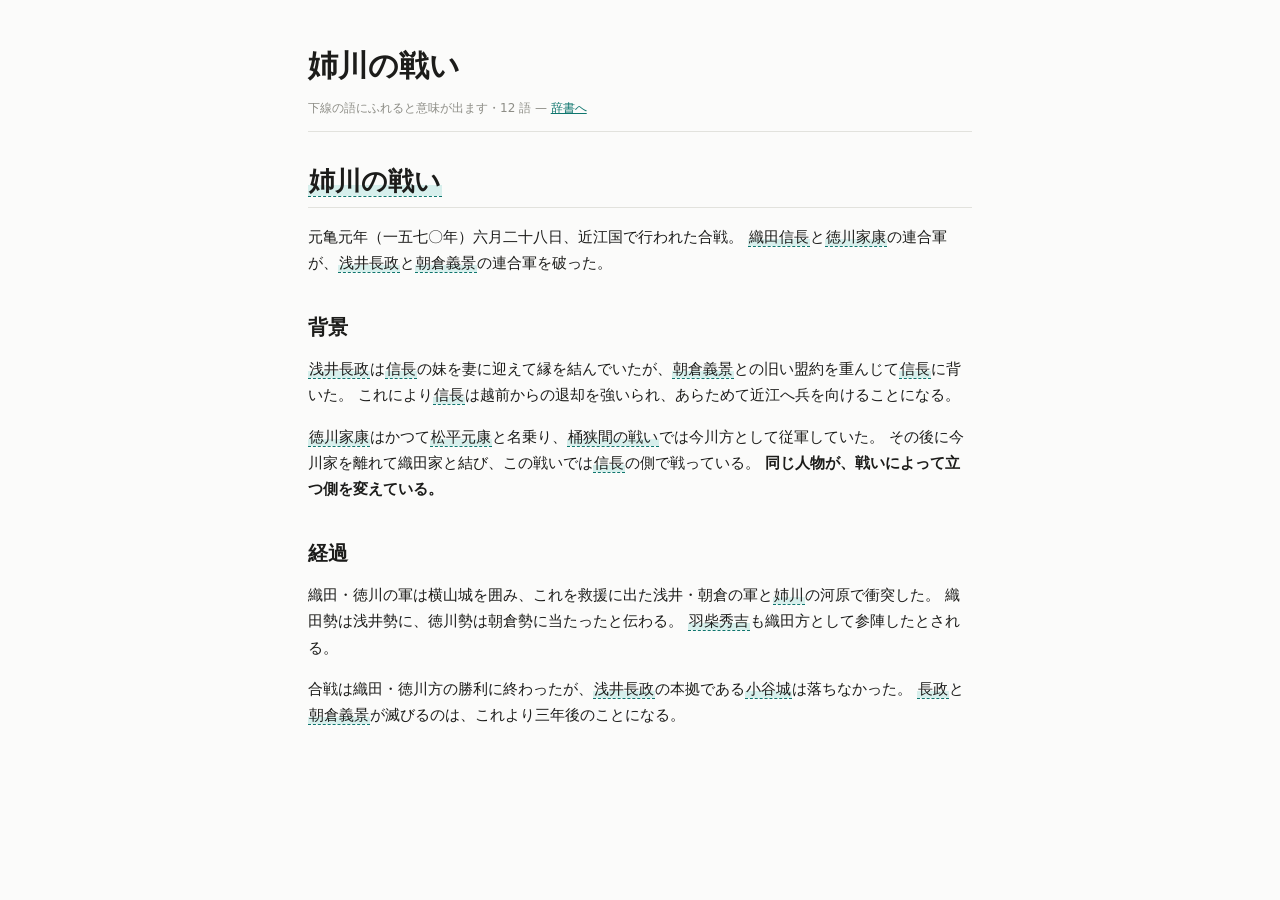
<file: sengoku-jidai/docs/姉川の戦い.html>
<!doctype html>
<html lang="ja">
<head>
<meta charset="utf-8">
<meta name="viewport" content="width=device-width, initial-scale=1">
<title>姉川の戦い</title>
<link rel="stylesheet" href="../assets/reader.css">
</head>
<body>
<div class="reader">
  <header class="reader-head">
    <h1>姉川の戦い</h1>
    <p class="reader-note">下線の語にふれると意味が出ます・12 語 — <a href="../">辞書へ</a></p>
  </header>
  <article class="doc"><h1 id="姉川の戦い"><a class="gloss-link" tabindex="0" data-gloss="姉川の戦い" data-count="1">姉川の戦い</a></h1>
<p>元亀元年（一五七〇年）六月二十八日、近江国で行われた合戦。
<a class="gloss-link" tabindex="0" data-gloss="織田信長" data-count="1">織田信長</a>と<a class="gloss-link" tabindex="0" data-gloss="徳川家康" data-count="1">徳川家康</a>の連合軍が、<a class="gloss-link" tabindex="0" data-gloss="浅井長政" data-count="1">浅井長政</a>と<a class="gloss-link" tabindex="0" data-gloss="朝倉義景" data-count="1">朝倉義景</a>の連合軍を破った。</p>
<h2 id="背景">背景</h2>
<p><a class="gloss-link" tabindex="0" data-gloss="浅井長政" data-count="1">浅井長政</a>は<a class="gloss-link" tabindex="0" data-gloss="信長" data-count="1">信長</a>の妹を妻に迎えて縁を結んでいたが、<a class="gloss-link" tabindex="0" data-gloss="朝倉義景" data-count="1">朝倉義景</a>との旧い盟約を重んじて<a class="gloss-link" tabindex="0" data-gloss="信長" data-count="1">信長</a>に背いた。
これにより<a class="gloss-link" tabindex="0" data-gloss="信長" data-count="1">信長</a>は越前からの退却を強いられ、あらためて近江へ兵を向けることになる。</p>
<p><a class="gloss-link" tabindex="0" data-gloss="徳川家康" data-count="1">徳川家康</a>はかつて<a class="gloss-link" tabindex="0" data-gloss="松平元康" data-count="1">松平元康</a>と名乗り、<a class="gloss-link" tabindex="0" data-gloss="桶狭間の戦い" data-count="1">桶狭間の戦い</a>では今川方として従軍していた。
その後に今川家を離れて織田家と結び、この戦いでは<a class="gloss-link" tabindex="0" data-gloss="信長" data-count="1">信長</a>の側で戦っている。
<strong>同じ人物が、戦いによって立つ側を変えている。</strong></p>
<h2 id="経過">経過</h2>
<p>織田・徳川の軍は横山城を囲み、これを救援に出た浅井・朝倉の軍と<a class="gloss-link" tabindex="0" data-gloss="姉川" data-count="1">姉川</a>の河原で衝突した。
織田勢は浅井勢に、徳川勢は朝倉勢に当たったと伝わる。
<a class="gloss-link" tabindex="0" data-gloss="羽柴秀吉" data-count="1">羽柴秀吉</a>も織田方として参陣したとされる。</p>
<p>合戦は織田・徳川方の勝利に終わったが、<a class="gloss-link" tabindex="0" data-gloss="浅井長政" data-count="1">浅井長政</a>の本拠である<a class="gloss-link" tabindex="0" data-gloss="小谷城" data-count="1">小谷城</a>は落ちなかった。
<a class="gloss-link" tabindex="0" data-gloss="長政" data-count="1">長政</a>と<a class="gloss-link" tabindex="0" data-gloss="朝倉義景" data-count="1">朝倉義景</a>が滅びるのは、これより三年後のことになる。</p>
</article>
</div>
<div id="gloss-data" data-dict="{&quot;信長&quot;: {&quot;term&quot;: &quot;信長&quot;, &quot;found&quot;: true, &quot;count&quot;: 1, &quot;entries&quot;: [{&quot;term&quot;: &quot;織田信長&quot;, &quot;reading&quot;: &quot;おだのぶなが&quot;, &quot;aliases&quot;: [&quot;信長&quot;], &quot;excludes&quot;: [], &quot;category&quot;: &quot;人&quot;, &quot;subcategory&quot;: &quot;織田家&quot;, &quot;summary&quot;: &quot;尾張の戦国大名。桶狭間の戦いで今川義元を討ち、姉川の戦いで浅井・朝倉を破ったが、本能寺の変で明智光秀に討たれた。&quot;, &quot;definition&quot;: &quot;尾張の戦国大名。\n\n**三つの戦いすべてに出てくる。** 桶狭間の戦いでは今川義元を討ち、\n姉川の戦いでは徳川家康と組んで浅井・朝倉を破り、本能寺の変で明智光秀に討たれた。\n\nこのエントリに書いてあるのは**陣営の中の上下と、相手との間柄だけ**である。\nどの戦いに出たかは事件の側から指されているので、ここには書かない\n（用語ページの「この語を指している側」に並ぶ）。\n戦いが増えてもこのファイルが太らないのは、そのためである。&quot;, &quot;examples&quot;: [&quot;一方の織田信長は清洲城を出陣し、熱田神宮に参詣したのち善照寺砦に入った。&quot;], &quot;when&quot;: &quot;&quot;, &quot;relations&quot;: [{&quot;to&quot;: &quot;今川義元&quot;, &quot;label&quot;: &quot;田楽狭間で討ち取る&quot;, &quot;back&quot;: &quot;尾張へ攻め込む&quot;, &quot;rank&quot;: &quot;対等&quot;, &quot;reveal&quot;: &quot;&quot;, &quot;when&quot;: &quot;1560-06-12 永禄三年五月十九日&quot;}, {&quot;to&quot;: &quot;浅井長政&quot;, &quot;label&quot;: &quot;妹を嫁がせるが背かれる&quot;, &quot;back&quot;: &quot;旧い盟約を重んじて背く&quot;, &quot;rank&quot;: &quot;対等&quot;, &quot;reveal&quot;: &quot;&quot;, &quot;when&quot;: &quot;&quot;}, {&quot;to&quot;: &quot;徳川家康&quot;, &quot;label&quot;: &quot;同盟を結ぶ&quot;, &quot;back&quot;: &quot;今川家を離れて応じる&quot;, &quot;rank&quot;: &quot;対等&quot;, &quot;reveal&quot;: &quot;&quot;, &quot;when&quot;: &quot;1562 永禄五年（清洲同盟）&quot;}, {&quot;to&quot;: &quot;佐久間信盛&quot;, &quot;label&quot;: &quot;善照寺砦を任せる&quot;, &quot;back&quot;: &quot;&quot;, &quot;rank&quot;: &quot;下&quot;, &quot;reveal&quot;: &quot;&quot;, &quot;when&quot;: &quot;1560-06-12 永禄三年五月十九日&quot;}, {&quot;to&quot;: &quot;明智光秀&quot;, &quot;label&quot;: &quot;家臣として用いる&quot;, &quot;back&quot;: &quot;&quot;, &quot;rank&quot;: &quot;下&quot;, &quot;reveal&quot;: &quot;&quot;, &quot;when&quot;: &quot;&quot;}, {&quot;to&quot;: &quot;羽柴秀吉&quot;, &quot;label&quot;: &quot;家臣として用いる&quot;, &quot;back&quot;: &quot;&quot;, &quot;rank&quot;: &quot;下&quot;, &quot;reveal&quot;: &quot;&quot;, &quot;when&quot;: &quot;&quot;}, {&quot;to&quot;: &quot;織田信忠&quot;, &quot;label&quot;: &quot;嫡男&quot;, &quot;back&quot;: &quot;&quot;, &quot;rank&quot;: &quot;下&quot;, &quot;reveal&quot;: &quot;&quot;, &quot;when&quot;: &quot;&quot;}], &quot;former_refs&quot;: [], &quot;tags&quot;: [&quot;織田家&quot;], &quot;first_locator&quot;: &quot;&quot;, &quot;map&quot;: &quot;&quot;, &quot;pin&quot;: [], &quot;line&quot;: [], &quot;area&quot;: [], &quot;slug&quot;: &quot;織田信長&quot;, &quot;scope&quot;: &quot;local&quot;, &quot;created_at&quot;: &quot;2026-08-07T10:00:00+09:00&quot;, &quot;updated_at&quot;: &quot;2026-08-07T10:00:00+09:00&quot;, &quot;ref&quot;: &quot;.local/人/織田信長&quot;, &quot;path_label&quot;: &quot;📁 人 / 織田家&quot;, &quot;definition_html&quot;: &quot;&lt;p&gt;尾張の戦国大名。&lt;/p&gt;\n&lt;p&gt;&lt;strong&gt;三つの戦いすべてに出てくる。&lt;/strong&gt; &lt;a class=\&quot;gloss-link\&quot; tabindex=\&quot;0\&quot; data-gloss=\&quot;桶狭間の戦い\&quot; data-count=\&quot;1\&quot;&gt;桶狭間の戦い&lt;/a&gt;では&lt;a class=\&quot;gloss-link\&quot; tabindex=\&quot;0\&quot; data-gloss=\&quot;今川義元\&quot; data-count=\&quot;1\&quot;&gt;今川義元&lt;/a&gt;を討ち、&lt;br&gt;\n&lt;a class=\&quot;gloss-link\&quot; tabindex=\&quot;0\&quot; data-gloss=\&quot;姉川の戦い\&quot; data-count=\&quot;1\&quot;&gt;姉川の戦い&lt;/a&gt;では&lt;a class=\&quot;gloss-link\&quot; tabindex=\&quot;0\&quot; data-gloss=\&quot;徳川家康\&quot; data-count=\&quot;1\&quot;&gt;徳川家康&lt;/a&gt;と組んで浅井・朝倉を破り、&lt;a class=\&quot;gloss-link\&quot; tabindex=\&quot;0\&quot; data-gloss=\&quot;本能寺の変\&quot; data-count=\&quot;1\&quot;&gt;本能寺の変&lt;/a&gt;で&lt;a class=\&quot;gloss-link\&quot; tabindex=\&quot;0\&quot; data-gloss=\&quot;明智光秀\&quot; data-count=\&quot;1\&quot;&gt;明智光秀&lt;/a&gt;に討たれた。&lt;/p&gt;\n&lt;p&gt;このエントリに書いてあるのは&lt;strong&gt;陣営の中の上下と、相手との間柄だけ&lt;/strong&gt;である。&lt;br&gt;\nどの戦いに出たかは事件の側から指されているので、ここには書かない&lt;br&gt;\n（用語ページの「この語を指している側」に並ぶ）。&lt;br&gt;\n戦いが増えてもこのファイルが太らないのは、そのためである。&lt;/p&gt;\n&quot;, &quot;summary_html&quot;: &quot;&lt;p&gt;尾張の戦国大名。桶狭間の戦いで今川義元を討ち、姉川の戦いで浅井・朝倉を破ったが、本能寺の変で明智光秀に討たれた。&lt;/p&gt;\n&quot;, &quot;examples_html&quot;: [&quot;&lt;p&gt;一方の織田信長は清洲城を出陣し、熱田神宮に参詣したのち善照寺砦に入った。&lt;/p&gt;\n&quot;], &quot;relations_resolved&quot;: [{&quot;to&quot;: &quot;今川義元&quot;, &quot;label&quot;: &quot;田楽狭間で討ち取る&quot;, &quot;back&quot;: &quot;尾張へ攻め込む&quot;, &quot;rank&quot;: &quot;対等&quot;, &quot;reveal&quot;: &quot;&quot;, &quot;when&quot;: &quot;1560-06-12 永禄三年五月十九日&quot;, &quot;when_at&quot;: 15600612000000, &quot;when_inherited&quot;: false, &quot;when_about&quot;: false, &quot;mutual&quot;: true, &quot;missing&quot;: false, &quot;reason&quot;: &quot;&quot;, &quot;candidates&quot;: [], &quot;ref&quot;: &quot;.local/人/今川義元&quot;, &quot;url&quot;: &quot;/glossary/.local/%E4%BA%BA/%E4%BB%8A%E5%B7%9D%E7%BE%A9%E5%85%83&quot;, &quot;term&quot;: &quot;今川義元&quot;, &quot;path_label&quot;: &quot;📁 人 / 今川家&quot;}, {&quot;to&quot;: &quot;浅井長政&quot;, &quot;label&quot;: &quot;妹を嫁がせるが背かれる&quot;, &quot;back&quot;: &quot;旧い盟約を重んじて背く&quot;, &quot;rank&quot;: &quot;対等&quot;, &quot;reveal&quot;: &quot;&quot;, &quot;when&quot;: &quot;&quot;, &quot;when_at&quot;: null, &quot;when_inherited&quot;: false, &quot;when_about&quot;: false, &quot;mutual&quot;: true, &quot;missing&quot;: false, &quot;reason&quot;: &quot;&quot;, &quot;candidates&quot;: [], &quot;ref&quot;: &quot;.local/人/浅井長政&quot;, &quot;url&quot;: &quot;/glossary/.local/%E4%BA%BA/%E6%B5%85%E4%BA%95%E9%95%B7%E6%94%BF&quot;, &quot;term&quot;: &quot;浅井長政&quot;, &quot;path_label&quot;: &quot;📁 人 / 浅井・朝倉&quot;}, {&quot;to&quot;: &quot;徳川家康&quot;, &quot;label&quot;: &quot;同盟を結ぶ&quot;, &quot;back&quot;: &quot;今川家を離れて応じる&quot;, &quot;rank&quot;: &quot;対等&quot;, &quot;reveal&quot;: &quot;&quot;, &quot;when&quot;: &quot;1562 永禄五年（清洲同盟）&quot;, &quot;when_at&quot;: 15620000000000, &quot;when_inherited&quot;: false, &quot;when_about&quot;: false, &quot;mutual&quot;: true, &quot;missing&quot;: false, &quot;reason&quot;: &quot;&quot;, &quot;candidates&quot;: [], &quot;ref&quot;: &quot;.local/人/徳川家康&quot;, &quot;url&quot;: &quot;/glossary/.local/%E4%BA%BA/%E5%BE%B3%E5%B7%9D%E5%AE%B6%E5%BA%B7&quot;, &quot;term&quot;: &quot;徳川家康&quot;, &quot;path_label&quot;: &quot;📁 人 / 徳川家&quot;}, {&quot;to&quot;: &quot;佐久間信盛&quot;, &quot;label&quot;: &quot;善照寺砦を任せる&quot;, &quot;back&quot;: &quot;&quot;, &quot;rank&quot;: &quot;下&quot;, &quot;reveal&quot;: &quot;&quot;, &quot;when&quot;: &quot;1560-06-12 永禄三年五月十九日&quot;, &quot;when_at&quot;: 15600612000000, &quot;when_inherited&quot;: false, &quot;when_about&quot;: false, &quot;mutual&quot;: false, &quot;missing&quot;: false, &quot;reason&quot;: &quot;&quot;, &quot;candidates&quot;: [], &quot;ref&quot;: &quot;.local/人/佐久間信盛&quot;, &quot;url&quot;: &quot;/glossary/.local/%E4%BA%BA/%E4%BD%90%E4%B9%85%E9%96%93%E4%BF%A1%E7%9B%9B&quot;, &quot;term&quot;: &quot;佐久間信盛&quot;, &quot;path_label&quot;: &quot;📁 人 / 織田家&quot;}, {&quot;to&quot;: &quot;明智光秀&quot;, &quot;label&quot;: &quot;家臣として用いる&quot;, &quot;back&quot;: &quot;&quot;, &quot;rank&quot;: &quot;下&quot;, &quot;reveal&quot;: &quot;&quot;, &quot;when&quot;: &quot;&quot;, &quot;when_at&quot;: null, &quot;when_inherited&quot;: false, &quot;when_about&quot;: false, &quot;mutual&quot;: false, &quot;missing&quot;: false, &quot;reason&quot;: &quot;&quot;, &quot;candidates&quot;: [], &quot;ref&quot;: &quot;.local/人/明智光秀&quot;, &quot;url&quot;: &quot;/glossary/.local/%E4%BA%BA/%E6%98%8E%E6%99%BA%E5%85%89%E7%A7%80&quot;, &quot;term&quot;: &quot;明智光秀&quot;, &quot;path_label&quot;: &quot;📁 人 / 織田家&quot;}, {&quot;to&quot;: &quot;羽柴秀吉&quot;, &quot;label&quot;: &quot;家臣として用いる&quot;, &quot;back&quot;: &quot;&quot;, &quot;rank&quot;: &quot;下&quot;, &quot;reveal&quot;: &quot;&quot;, &quot;when&quot;: &quot;&quot;, &quot;when_at&quot;: null, &quot;when_inherited&quot;: false, &quot;when_about&quot;: false, &quot;mutual&quot;: false, &quot;missing&quot;: false, &quot;reason&quot;: &quot;&quot;, &quot;candidates&quot;: [], &quot;ref&quot;: &quot;.local/人/羽柴秀吉&quot;, &quot;url&quot;: &quot;/glossary/.local/%E4%BA%BA/%E7%BE%BD%E6%9F%B4%E7%A7%80%E5%90%89&quot;, &quot;term&quot;: &quot;羽柴秀吉&quot;, &quot;path_label&quot;: &quot;📁 人 / 織田家&quot;}, {&quot;to&quot;: &quot;織田信忠&quot;, &quot;label&quot;: &quot;嫡男&quot;, &quot;back&quot;: &quot;&quot;, &quot;rank&quot;: &quot;下&quot;, &quot;reveal&quot;: &quot;&quot;, &quot;when&quot;: &quot;&quot;, &quot;when_at&quot;: null, &quot;when_inherited&quot;: false, &quot;when_about&quot;: false, &quot;mutual&quot;: false, &quot;missing&quot;: false, &quot;reason&quot;: &quot;&quot;, &quot;candidates&quot;: [], &quot;ref&quot;: &quot;.local/人/織田信忠&quot;, &quot;url&quot;: &quot;/glossary/.local/%E4%BA%BA/%E7%B9%94%E7%94%B0%E4%BF%A1%E5%BF%A0&quot;, &quot;term&quot;: &quot;織田信忠&quot;, &quot;path_label&quot;: &quot;📁 人 / 織田家&quot;}], &quot;backlinks&quot;: [], &quot;hidden&quot;: 0}]}, &quot;姉川&quot;: {&quot;term&quot;: &quot;姉川&quot;, &quot;found&quot;: true, &quot;count&quot;: 1, &quot;entries&quot;: [{&quot;term&quot;: &quot;姉川&quot;, &quot;reading&quot;: &quot;あねがわ&quot;, &quot;aliases&quot;: [], &quot;excludes&quot;: [], &quot;category&quot;: &quot;地&quot;, &quot;subcategory&quot;: &quot;&quot;, &quot;summary&quot;: &quot;近江を流れる川。元亀元年、その河原で織田・徳川と浅井・朝倉の軍が衝突した。&quot;, &quot;definition&quot;: &quot;近江を流れる川。\n\n元亀元年、その河原で織田・徳川と浅井・朝倉の軍が衝突した。\n\n**川そのものと合戦は別のエントリになっている**（地の「姉川」と事件の「姉川の戦い」）。\n本文では長いほうが優先して照合されるので、「姉川の戦い」と書けば事件に、\n「姉川の河原」と書けばこちらにリンクする。&quot;, &quot;examples&quot;: [&quot;織田・徳川の軍は横山城を囲み、これを救援に出た浅井・朝倉の軍と姉川の河原で衝突した。&quot;], &quot;when&quot;: &quot;&quot;, &quot;relations&quot;: [], &quot;former_refs&quot;: [], &quot;tags&quot;: [&quot;姉川&quot;], &quot;first_locator&quot;: &quot;&quot;, &quot;map&quot;: &quot;&quot;, &quot;pin&quot;: [], &quot;line&quot;: [], &quot;area&quot;: [], &quot;slug&quot;: &quot;姉川&quot;, &quot;scope&quot;: &quot;local&quot;, &quot;created_at&quot;: &quot;2026-08-07T10:00:00+09:00&quot;, &quot;updated_at&quot;: &quot;2026-08-07T10:00:00+09:00&quot;, &quot;ref&quot;: &quot;.local/地/姉川&quot;, &quot;path_label&quot;: &quot;📁 地&quot;, &quot;definition_html&quot;: &quot;&lt;p&gt;近江を流れる川。&lt;/p&gt;\n&lt;p&gt;元亀元年、その河原で織田・徳川と浅井・朝倉の軍が衝突した。&lt;/p&gt;\n&lt;p&gt;&lt;strong&gt;川そのものと合戦は別のエントリになっている&lt;/strong&gt;（地の「姉川」と事件の「&lt;a class=\&quot;gloss-link\&quot; tabindex=\&quot;0\&quot; data-gloss=\&quot;姉川の戦い\&quot; data-count=\&quot;1\&quot;&gt;姉川の戦い&lt;/a&gt;」）。&lt;br&gt;\n本文では長いほうが優先して照合されるので、「&lt;a class=\&quot;gloss-link\&quot; tabindex=\&quot;0\&quot; data-gloss=\&quot;姉川の戦い\&quot; data-count=\&quot;1\&quot;&gt;姉川の戦い&lt;/a&gt;」と書けば事件に、&lt;br&gt;\n「姉川の河原」と書けばこちらにリンクする。&lt;/p&gt;\n&quot;, &quot;summary_html&quot;: &quot;&lt;p&gt;近江を流れる川。元亀元年、その河原で織田・徳川と浅井・朝倉の軍が衝突した。&lt;/p&gt;\n&quot;, &quot;examples_html&quot;: [&quot;&lt;p&gt;織田・徳川の軍は横山城を囲み、これを救援に出た浅井・朝倉の軍と姉川の河原で衝突した。&lt;/p&gt;\n&quot;], &quot;relations_resolved&quot;: [], &quot;backlinks&quot;: [], &quot;hidden&quot;: 0}]}, &quot;姉川の戦い&quot;: {&quot;term&quot;: &quot;姉川の戦い&quot;, &quot;found&quot;: true, &quot;count&quot;: 1, &quot;entries&quot;: [{&quot;term&quot;: &quot;姉川の戦い&quot;, &quot;reading&quot;: &quot;あねがわのたたかい&quot;, &quot;aliases&quot;: [], &quot;excludes&quot;: [], &quot;category&quot;: &quot;事件&quot;, &quot;subcategory&quot;: &quot;&quot;, &quot;summary&quot;: &quot;元亀元年（一五七〇年）、近江国で行われた合戦。織田信長と徳川家康の連合軍が、浅井長政と朝倉義景の連合軍を破った。&quot;, &quot;definition&quot;: &quot;近江国で行われた合戦。\n織田信長と徳川家康の連合軍が、浅井長政と朝倉義景の連合軍を破った。\n\n**桶狭間の戦いで今川方に居た人物が、この戦いでは織田方に居る。**\n徳川家康がそれで、当時は松平元康と名乗っていた。\n人は戦いをまたいで語られるので、立つ側は時期によって変わる。\n\n勝敗は決したが、浅井長政の本拠である小谷城は落ちなかった。\n浅井・朝倉が滅びるのは三年後になる。&quot;, &quot;examples&quot;: [&quot;織田信長と徳川家康の連合軍が、浅井長政と朝倉義景の連合軍を破った。&quot;], &quot;when&quot;: &quot;1570-07-30 元亀元年六月二十八日&quot;, &quot;relations&quot;: [{&quot;to&quot;: &quot;織田信長&quot;, &quot;label&quot;: &quot;織田方の大将&quot;, &quot;back&quot;: &quot;&quot;, &quot;rank&quot;: &quot;&quot;, &quot;reveal&quot;: &quot;&quot;, &quot;when&quot;: &quot;&quot;}, {&quot;to&quot;: &quot;徳川家康&quot;, &quot;label&quot;: &quot;織田方として加わる&quot;, &quot;back&quot;: &quot;&quot;, &quot;rank&quot;: &quot;&quot;, &quot;reveal&quot;: &quot;&quot;, &quot;when&quot;: &quot;&quot;}, {&quot;to&quot;: &quot;羽柴秀吉&quot;, &quot;label&quot;: &quot;織田方として参陣したとされる&quot;, &quot;back&quot;: &quot;&quot;, &quot;rank&quot;: &quot;&quot;, &quot;reveal&quot;: &quot;&quot;, &quot;when&quot;: &quot;&quot;}, {&quot;to&quot;: &quot;浅井長政&quot;, &quot;label&quot;: &quot;敵対した側の大将&quot;, &quot;back&quot;: &quot;&quot;, &quot;rank&quot;: &quot;&quot;, &quot;reveal&quot;: &quot;&quot;, &quot;when&quot;: &quot;&quot;}, {&quot;to&quot;: &quot;朝倉義景&quot;, &quot;label&quot;: &quot;浅井に加勢する&quot;, &quot;back&quot;: &quot;&quot;, &quot;rank&quot;: &quot;&quot;, &quot;reveal&quot;: &quot;&quot;, &quot;when&quot;: &quot;&quot;}, {&quot;to&quot;: &quot;姉川&quot;, &quot;label&quot;: &quot;決着の地&quot;, &quot;back&quot;: &quot;&quot;, &quot;rank&quot;: &quot;&quot;, &quot;reveal&quot;: &quot;&quot;, &quot;when&quot;: &quot;&quot;}], &quot;former_refs&quot;: [], &quot;tags&quot;: [&quot;姉川&quot;], &quot;first_locator&quot;: &quot;&quot;, &quot;map&quot;: &quot;中部近畿&quot;, &quot;pin&quot;: [0.43, 0.25], &quot;line&quot;: [], &quot;area&quot;: [], &quot;slug&quot;: &quot;姉川の戦い&quot;, &quot;scope&quot;: &quot;local&quot;, &quot;created_at&quot;: &quot;2026-08-07T10:00:00+09:00&quot;, &quot;updated_at&quot;: &quot;2026-08-07T10:00:00+09:00&quot;, &quot;ref&quot;: &quot;.local/事件/姉川の戦い&quot;, &quot;path_label&quot;: &quot;📁 事件&quot;, &quot;definition_html&quot;: &quot;&lt;p&gt;近江国で行われた合戦。&lt;br&gt;\n&lt;a class=\&quot;gloss-link\&quot; tabindex=\&quot;0\&quot; data-gloss=\&quot;織田信長\&quot; data-count=\&quot;1\&quot;&gt;織田信長&lt;/a&gt;と&lt;a class=\&quot;gloss-link\&quot; tabindex=\&quot;0\&quot; data-gloss=\&quot;徳川家康\&quot; data-count=\&quot;1\&quot;&gt;徳川家康&lt;/a&gt;の連合軍が、&lt;a class=\&quot;gloss-link\&quot; tabindex=\&quot;0\&quot; data-gloss=\&quot;浅井長政\&quot; data-count=\&quot;1\&quot;&gt;浅井長政&lt;/a&gt;と&lt;a class=\&quot;gloss-link\&quot; tabindex=\&quot;0\&quot; data-gloss=\&quot;朝倉義景\&quot; data-count=\&quot;1\&quot;&gt;朝倉義景&lt;/a&gt;の連合軍を破った。&lt;/p&gt;\n&lt;p&gt;&lt;strong&gt;&lt;a class=\&quot;gloss-link\&quot; tabindex=\&quot;0\&quot; data-gloss=\&quot;桶狭間の戦い\&quot; data-count=\&quot;1\&quot;&gt;桶狭間の戦い&lt;/a&gt;で今川方に居た人物が、この戦いでは織田方に居る。&lt;/strong&gt;&lt;br&gt;\n&lt;a class=\&quot;gloss-link\&quot; tabindex=\&quot;0\&quot; data-gloss=\&quot;徳川家康\&quot; data-count=\&quot;1\&quot;&gt;徳川家康&lt;/a&gt;がそれで、当時は&lt;a class=\&quot;gloss-link\&quot; tabindex=\&quot;0\&quot; data-gloss=\&quot;松平元康\&quot; data-count=\&quot;1\&quot;&gt;松平元康&lt;/a&gt;と名乗っていた。&lt;br&gt;\n人は戦いをまたいで語られるので、立つ側は時期によって変わる。&lt;/p&gt;\n&lt;p&gt;勝敗は決したが、&lt;a class=\&quot;gloss-link\&quot; tabindex=\&quot;0\&quot; data-gloss=\&quot;浅井長政\&quot; data-count=\&quot;1\&quot;&gt;浅井長政&lt;/a&gt;の本拠である&lt;a class=\&quot;gloss-link\&quot; tabindex=\&quot;0\&quot; data-gloss=\&quot;小谷城\&quot; data-count=\&quot;1\&quot;&gt;小谷城&lt;/a&gt;は落ちなかった。&lt;br&gt;\n浅井・朝倉が滅びるのは三年後になる。&lt;/p&gt;\n&quot;, &quot;summary_html&quot;: &quot;&lt;p&gt;元亀元年（一五七〇年）、近江国で行われた合戦。織田信長と徳川家康の連合軍が、浅井長政と朝倉義景の連合軍を破った。&lt;/p&gt;\n&quot;, &quot;examples_html&quot;: [&quot;&lt;p&gt;織田信長と徳川家康の連合軍が、浅井長政と朝倉義景の連合軍を破った。&lt;/p&gt;\n&quot;], &quot;relations_resolved&quot;: [{&quot;to&quot;: &quot;織田信長&quot;, &quot;label&quot;: &quot;織田方の大将&quot;, &quot;back&quot;: &quot;&quot;, &quot;rank&quot;: &quot;&quot;, &quot;reveal&quot;: &quot;&quot;, &quot;when&quot;: &quot;1570-07-30 元亀元年六月二十八日&quot;, &quot;when_at&quot;: 15700730000000, &quot;when_inherited&quot;: true, &quot;when_about&quot;: false, &quot;mutual&quot;: false, &quot;missing&quot;: false, &quot;reason&quot;: &quot;&quot;, &quot;candidates&quot;: [], &quot;ref&quot;: &quot;.local/人/織田信長&quot;, &quot;url&quot;: &quot;/glossary/.local/%E4%BA%BA/%E7%B9%94%E7%94%B0%E4%BF%A1%E9%95%B7&quot;, &quot;term&quot;: &quot;織田信長&quot;, &quot;path_label&quot;: &quot;📁 人 / 織田家&quot;}, {&quot;to&quot;: &quot;徳川家康&quot;, &quot;label&quot;: &quot;織田方として加わる&quot;, &quot;back&quot;: &quot;&quot;, &quot;rank&quot;: &quot;&quot;, &quot;reveal&quot;: &quot;&quot;, &quot;when&quot;: &quot;1570-07-30 元亀元年六月二十八日&quot;, &quot;when_at&quot;: 15700730000000, &quot;when_inherited&quot;: true, &quot;when_about&quot;: false, &quot;mutual&quot;: false, &quot;missing&quot;: false, &quot;reason&quot;: &quot;&quot;, &quot;candidates&quot;: [], &quot;ref&quot;: &quot;.local/人/徳川家康&quot;, &quot;url&quot;: &quot;/glossary/.local/%E4%BA%BA/%E5%BE%B3%E5%B7%9D%E5%AE%B6%E5%BA%B7&quot;, &quot;term&quot;: &quot;徳川家康&quot;, &quot;path_label&quot;: &quot;📁 人 / 徳川家&quot;}, {&quot;to&quot;: &quot;羽柴秀吉&quot;, &quot;label&quot;: &quot;織田方として参陣したとされる&quot;, &quot;back&quot;: &quot;&quot;, &quot;rank&quot;: &quot;&quot;, &quot;reveal&quot;: &quot;&quot;, &quot;when&quot;: &quot;1570-07-30 元亀元年六月二十八日&quot;, &quot;when_at&quot;: 15700730000000, &quot;when_inherited&quot;: true, &quot;when_about&quot;: false, &quot;mutual&quot;: false, &quot;missing&quot;: false, &quot;reason&quot;: &quot;&quot;, &quot;candidates&quot;: [], &quot;ref&quot;: &quot;.local/人/羽柴秀吉&quot;, &quot;url&quot;: &quot;/glossary/.local/%E4%BA%BA/%E7%BE%BD%E6%9F%B4%E7%A7%80%E5%90%89&quot;, &quot;term&quot;: &quot;羽柴秀吉&quot;, &quot;path_label&quot;: &quot;📁 人 / 織田家&quot;}, {&quot;to&quot;: &quot;浅井長政&quot;, &quot;label&quot;: &quot;敵対した側の大将&quot;, &quot;back&quot;: &quot;&quot;, &quot;rank&quot;: &quot;&quot;, &quot;reveal&quot;: &quot;&quot;, &quot;when&quot;: &quot;1570-07-30 元亀元年六月二十八日&quot;, &quot;when_at&quot;: 15700730000000, &quot;when_inherited&quot;: true, &quot;when_about&quot;: false, &quot;mutual&quot;: false, &quot;missing&quot;: false, &quot;reason&quot;: &quot;&quot;, &quot;candidates&quot;: [], &quot;ref&quot;: &quot;.local/人/浅井長政&quot;, &quot;url&quot;: &quot;/glossary/.local/%E4%BA%BA/%E6%B5%85%E4%BA%95%E9%95%B7%E6%94%BF&quot;, &quot;term&quot;: &quot;浅井長政&quot;, &quot;path_label&quot;: &quot;📁 人 / 浅井・朝倉&quot;}, {&quot;to&quot;: &quot;朝倉義景&quot;, &quot;label&quot;: &quot;浅井に加勢する&quot;, &quot;back&quot;: &quot;&quot;, &quot;rank&quot;: &quot;&quot;, &quot;reveal&quot;: &quot;&quot;, &quot;when&quot;: &quot;1570-07-30 元亀元年六月二十八日&quot;, &quot;when_at&quot;: 15700730000000, &quot;when_inherited&quot;: true, &quot;when_about&quot;: false, &quot;mutual&quot;: false, &quot;missing&quot;: false, &quot;reason&quot;: &quot;&quot;, &quot;candidates&quot;: [], &quot;ref&quot;: &quot;.local/人/朝倉義景&quot;, &quot;url&quot;: &quot;/glossary/.local/%E4%BA%BA/%E6%9C%9D%E5%80%89%E7%BE%A9%E6%99%AF&quot;, &quot;term&quot;: &quot;朝倉義景&quot;, &quot;path_label&quot;: &quot;📁 人 / 浅井・朝倉&quot;}, {&quot;to&quot;: &quot;姉川&quot;, &quot;label&quot;: &quot;決着の地&quot;, &quot;back&quot;: &quot;&quot;, &quot;rank&quot;: &quot;&quot;, &quot;reveal&quot;: &quot;&quot;, &quot;when&quot;: &quot;1570-07-30 元亀元年六月二十八日&quot;, &quot;when_at&quot;: 15700730000000, &quot;when_inherited&quot;: true, &quot;when_about&quot;: false, &quot;mutual&quot;: false, &quot;missing&quot;: false, &quot;reason&quot;: &quot;&quot;, &quot;candidates&quot;: [], &quot;ref&quot;: &quot;.local/地/姉川&quot;, &quot;url&quot;: &quot;/glossary/.local/%E5%9C%B0/%E5%A7%89%E5%B7%9D&quot;, &quot;term&quot;: &quot;姉川&quot;, &quot;path_label&quot;: &quot;📁 地&quot;}], &quot;backlinks&quot;: [], &quot;hidden&quot;: 0}]}, &quot;小谷城&quot;: {&quot;term&quot;: &quot;小谷城&quot;, &quot;found&quot;: true, &quot;count&quot;: 1, &quot;entries&quot;: [{&quot;term&quot;: &quot;小谷城&quot;, &quot;reading&quot;: &quot;おだにじょう&quot;, &quot;aliases&quot;: [], &quot;excludes&quot;: [], &quot;category&quot;: &quot;地&quot;, &quot;subcategory&quot;: &quot;&quot;, &quot;summary&quot;: &quot;浅井長政の本拠。姉川の戦いで浅井・朝倉が敗れたあとも落ちず、滅びるのは三年後になる。&quot;, &quot;definition&quot;: &quot;浅井長政の本拠。\n\n姉川の戦いで浅井・朝倉が敗れたあとも落ちなかった。\n浅井・朝倉が滅びるのは、これより三年後になる。&quot;, &quot;examples&quot;: [&quot;合戦は織田・徳川方の勝利に終わったが、浅井長政の本拠である小谷城は落ちなかった。&quot;], &quot;when&quot;: &quot;&quot;, &quot;relations&quot;: [], &quot;former_refs&quot;: [], &quot;tags&quot;: [&quot;姉川&quot;], &quot;first_locator&quot;: &quot;&quot;, &quot;map&quot;: &quot;&quot;, &quot;pin&quot;: [], &quot;line&quot;: [], &quot;area&quot;: [], &quot;slug&quot;: &quot;小谷城&quot;, &quot;scope&quot;: &quot;local&quot;, &quot;created_at&quot;: &quot;2026-08-07T10:00:00+09:00&quot;, &quot;updated_at&quot;: &quot;2026-08-07T10:00:00+09:00&quot;, &quot;ref&quot;: &quot;.local/地/小谷城&quot;, &quot;path_label&quot;: &quot;📁 地&quot;, &quot;definition_html&quot;: &quot;&lt;p&gt;&lt;a class=\&quot;gloss-link\&quot; tabindex=\&quot;0\&quot; data-gloss=\&quot;浅井長政\&quot; data-count=\&quot;1\&quot;&gt;浅井長政&lt;/a&gt;の本拠。&lt;/p&gt;\n&lt;p&gt;&lt;a class=\&quot;gloss-link\&quot; tabindex=\&quot;0\&quot; data-gloss=\&quot;姉川の戦い\&quot; data-count=\&quot;1\&quot;&gt;姉川の戦い&lt;/a&gt;で浅井・朝倉が敗れたあとも落ちなかった。&lt;br&gt;\n浅井・朝倉が滅びるのは、これより三年後になる。&lt;/p&gt;\n&quot;, &quot;summary_html&quot;: &quot;&lt;p&gt;浅井長政の本拠。姉川の戦いで浅井・朝倉が敗れたあとも落ちず、滅びるのは三年後になる。&lt;/p&gt;\n&quot;, &quot;examples_html&quot;: [&quot;&lt;p&gt;合戦は織田・徳川方の勝利に終わったが、浅井長政の本拠である小谷城は落ちなかった。&lt;/p&gt;\n&quot;], &quot;relations_resolved&quot;: [], &quot;backlinks&quot;: [], &quot;hidden&quot;: 0}]}, &quot;徳川家康&quot;: {&quot;term&quot;: &quot;徳川家康&quot;, &quot;found&quot;: true, &quot;count&quot;: 1, &quot;entries&quot;: [{&quot;term&quot;: &quot;徳川家康&quot;, &quot;reading&quot;: &quot;とくがわいえやす&quot;, &quot;aliases&quot;: [&quot;松平元康&quot;], &quot;excludes&quot;: [], &quot;category&quot;: &quot;人&quot;, &quot;subcategory&quot;: &quot;徳川家&quot;, &quot;summary&quot;: &quot;三河の武将。桶狭間の戦いでは松平元康と名乗って今川方に従軍し、のちに今川家を離れて織田信長と結び、姉川の戦いでは織田方として戦った。&quot;, &quot;definition&quot;: &quot;三河の武将。\n\n**この辞書でいちばん分かりやすく「時間が主軸」を示す人物。**\n桶狭間の戦いでは松平元康と名乗り、今川方として大高城への兵糧入れを務めていた。\nのちに今川家を離れて織田信長と結び、姉川の戦いでは織田方として戦っている。\n\n名乗りが変わっても**エントリは 1 つ**で、古い呼び名は別名にしてある。\nそうしないと本文の「松平元康」がリンクにならず、同じ人物が二つに割れる。&quot;, &quot;examples&quot;: [&quot;徳川家康はかつて松平元康と名乗り、桶狭間の戦いでは今川方として従軍していた。&quot;], &quot;when&quot;: &quot;&quot;, &quot;relations&quot;: [], &quot;former_refs&quot;: [], &quot;tags&quot;: [&quot;徳川家&quot;], &quot;first_locator&quot;: &quot;&quot;, &quot;map&quot;: &quot;&quot;, &quot;pin&quot;: [], &quot;line&quot;: [], &quot;area&quot;: [], &quot;slug&quot;: &quot;徳川家康&quot;, &quot;scope&quot;: &quot;local&quot;, &quot;created_at&quot;: &quot;2026-08-07T10:00:00+09:00&quot;, &quot;updated_at&quot;: &quot;2026-08-07T10:00:00+09:00&quot;, &quot;ref&quot;: &quot;.local/人/徳川家康&quot;, &quot;path_label&quot;: &quot;📁 人 / 徳川家&quot;, &quot;definition_html&quot;: &quot;&lt;p&gt;三河の武将。&lt;/p&gt;\n&lt;p&gt;&lt;strong&gt;この辞書でいちばん分かりやすく「時間が主軸」を示す人物。&lt;/strong&gt;&lt;br&gt;\n&lt;a class=\&quot;gloss-link\&quot; tabindex=\&quot;0\&quot; data-gloss=\&quot;桶狭間の戦い\&quot; data-count=\&quot;1\&quot;&gt;桶狭間の戦い&lt;/a&gt;では松平元康と名乗り、今川方として大高城への兵糧入れを務めていた。&lt;br&gt;\nのちに今川家を離れて&lt;a class=\&quot;gloss-link\&quot; tabindex=\&quot;0\&quot; data-gloss=\&quot;織田信長\&quot; data-count=\&quot;1\&quot;&gt;織田信長&lt;/a&gt;と結び、&lt;a class=\&quot;gloss-link\&quot; tabindex=\&quot;0\&quot; data-gloss=\&quot;姉川の戦い\&quot; data-count=\&quot;1\&quot;&gt;姉川の戦い&lt;/a&gt;では織田方として戦っている。&lt;/p&gt;\n&lt;p&gt;名乗りが変わっても&lt;strong&gt;エントリは 1 つ&lt;/strong&gt;で、古い呼び名は別名にしてある。&lt;br&gt;\nそうしないと本文の「松平元康」がリンクにならず、同じ人物が二つに割れる。&lt;/p&gt;\n&quot;, &quot;summary_html&quot;: &quot;&lt;p&gt;三河の武将。桶狭間の戦いでは松平元康と名乗って今川方に従軍し、のちに今川家を離れて織田信長と結び、姉川の戦いでは織田方として戦った。&lt;/p&gt;\n&quot;, &quot;examples_html&quot;: [&quot;&lt;p&gt;徳川家康はかつて松平元康と名乗り、桶狭間の戦いでは今川方として従軍していた。&lt;/p&gt;\n&quot;], &quot;relations_resolved&quot;: [], &quot;backlinks&quot;: [], &quot;hidden&quot;: 0}]}, &quot;朝倉義景&quot;: {&quot;term&quot;: &quot;朝倉義景&quot;, &quot;found&quot;: true, &quot;count&quot;: 1, &quot;entries&quot;: [{&quot;term&quot;: &quot;朝倉義景&quot;, &quot;reading&quot;: &quot;あさくらよしかげ&quot;, &quot;aliases&quot;: [], &quot;excludes&quot;: [], &quot;category&quot;: &quot;人&quot;, &quot;subcategory&quot;: &quot;浅井・朝倉&quot;, &quot;summary&quot;: &quot;越前の戦国大名。浅井長政と旧い盟約を結んでおり、姉川の戦いでは浅井方に加勢した。&quot;, &quot;definition&quot;: &quot;越前の戦国大名。\n\n浅井長政と旧い盟約を結んでおり、姉川の戦いでは浅井方に加勢した。\n\n織田・徳川方に敗れ、浅井長政とともに三年後に滅びる。&quot;, &quot;examples&quot;: [&quot;浅井長政は信長の妹を妻に迎えて縁を結んでいたが、朝倉義景との旧い盟約を重んじて信長に背いた。&quot;], &quot;when&quot;: &quot;&quot;, &quot;relations&quot;: [], &quot;former_refs&quot;: [], &quot;tags&quot;: [&quot;浅井・朝倉&quot;], &quot;first_locator&quot;: &quot;&quot;, &quot;map&quot;: &quot;&quot;, &quot;pin&quot;: [], &quot;line&quot;: [], &quot;area&quot;: [], &quot;slug&quot;: &quot;朝倉義景&quot;, &quot;scope&quot;: &quot;local&quot;, &quot;created_at&quot;: &quot;2026-08-07T10:00:00+09:00&quot;, &quot;updated_at&quot;: &quot;2026-08-07T10:00:00+09:00&quot;, &quot;ref&quot;: &quot;.local/人/朝倉義景&quot;, &quot;path_label&quot;: &quot;📁 人 / 浅井・朝倉&quot;, &quot;definition_html&quot;: &quot;&lt;p&gt;越前の戦国大名。&lt;/p&gt;\n&lt;p&gt;&lt;a class=\&quot;gloss-link\&quot; tabindex=\&quot;0\&quot; data-gloss=\&quot;浅井長政\&quot; data-count=\&quot;1\&quot;&gt;浅井長政&lt;/a&gt;と旧い盟約を結んでおり、&lt;a class=\&quot;gloss-link\&quot; tabindex=\&quot;0\&quot; data-gloss=\&quot;姉川の戦い\&quot; data-count=\&quot;1\&quot;&gt;姉川の戦い&lt;/a&gt;では浅井方に加勢した。&lt;/p&gt;\n&lt;p&gt;織田・徳川方に敗れ、&lt;a class=\&quot;gloss-link\&quot; tabindex=\&quot;0\&quot; data-gloss=\&quot;浅井長政\&quot; data-count=\&quot;1\&quot;&gt;浅井長政&lt;/a&gt;とともに三年後に滅びる。&lt;/p&gt;\n&quot;, &quot;summary_html&quot;: &quot;&lt;p&gt;越前の戦国大名。浅井長政と旧い盟約を結んでおり、姉川の戦いでは浅井方に加勢した。&lt;/p&gt;\n&quot;, &quot;examples_html&quot;: [&quot;&lt;p&gt;浅井長政は信長の妹を妻に迎えて縁を結んでいたが、朝倉義景との旧い盟約を重んじて信長に背いた。&lt;/p&gt;\n&quot;], &quot;relations_resolved&quot;: [], &quot;backlinks&quot;: [], &quot;hidden&quot;: 0}]}, &quot;松平元康&quot;: {&quot;term&quot;: &quot;松平元康&quot;, &quot;found&quot;: true, &quot;count&quot;: 1, &quot;entries&quot;: [{&quot;term&quot;: &quot;徳川家康&quot;, &quot;reading&quot;: &quot;とくがわいえやす&quot;, &quot;aliases&quot;: [&quot;松平元康&quot;], &quot;excludes&quot;: [], &quot;category&quot;: &quot;人&quot;, &quot;subcategory&quot;: &quot;徳川家&quot;, &quot;summary&quot;: &quot;三河の武将。桶狭間の戦いでは松平元康と名乗って今川方に従軍し、のちに今川家を離れて織田信長と結び、姉川の戦いでは織田方として戦った。&quot;, &quot;definition&quot;: &quot;三河の武将。\n\n**この辞書でいちばん分かりやすく「時間が主軸」を示す人物。**\n桶狭間の戦いでは松平元康と名乗り、今川方として大高城への兵糧入れを務めていた。\nのちに今川家を離れて織田信長と結び、姉川の戦いでは織田方として戦っている。\n\n名乗りが変わっても**エントリは 1 つ**で、古い呼び名は別名にしてある。\nそうしないと本文の「松平元康」がリンクにならず、同じ人物が二つに割れる。&quot;, &quot;examples&quot;: [&quot;徳川家康はかつて松平元康と名乗り、桶狭間の戦いでは今川方として従軍していた。&quot;], &quot;when&quot;: &quot;&quot;, &quot;relations&quot;: [], &quot;former_refs&quot;: [], &quot;tags&quot;: [&quot;徳川家&quot;], &quot;first_locator&quot;: &quot;&quot;, &quot;map&quot;: &quot;&quot;, &quot;pin&quot;: [], &quot;line&quot;: [], &quot;area&quot;: [], &quot;slug&quot;: &quot;徳川家康&quot;, &quot;scope&quot;: &quot;local&quot;, &quot;created_at&quot;: &quot;2026-08-07T10:00:00+09:00&quot;, &quot;updated_at&quot;: &quot;2026-08-07T10:00:00+09:00&quot;, &quot;ref&quot;: &quot;.local/人/徳川家康&quot;, &quot;path_label&quot;: &quot;📁 人 / 徳川家&quot;, &quot;definition_html&quot;: &quot;&lt;p&gt;三河の武将。&lt;/p&gt;\n&lt;p&gt;&lt;strong&gt;この辞書でいちばん分かりやすく「時間が主軸」を示す人物。&lt;/strong&gt;&lt;br&gt;\n&lt;a class=\&quot;gloss-link\&quot; tabindex=\&quot;0\&quot; data-gloss=\&quot;桶狭間の戦い\&quot; data-count=\&quot;1\&quot;&gt;桶狭間の戦い&lt;/a&gt;では松平元康と名乗り、今川方として大高城への兵糧入れを務めていた。&lt;br&gt;\nのちに今川家を離れて&lt;a class=\&quot;gloss-link\&quot; tabindex=\&quot;0\&quot; data-gloss=\&quot;織田信長\&quot; data-count=\&quot;1\&quot;&gt;織田信長&lt;/a&gt;と結び、&lt;a class=\&quot;gloss-link\&quot; tabindex=\&quot;0\&quot; data-gloss=\&quot;姉川の戦い\&quot; data-count=\&quot;1\&quot;&gt;姉川の戦い&lt;/a&gt;では織田方として戦っている。&lt;/p&gt;\n&lt;p&gt;名乗りが変わっても&lt;strong&gt;エントリは 1 つ&lt;/strong&gt;で、古い呼び名は別名にしてある。&lt;br&gt;\nそうしないと本文の「松平元康」がリンクにならず、同じ人物が二つに割れる。&lt;/p&gt;\n&quot;, &quot;summary_html&quot;: &quot;&lt;p&gt;三河の武将。桶狭間の戦いでは松平元康と名乗って今川方に従軍し、のちに今川家を離れて織田信長と結び、姉川の戦いでは織田方として戦った。&lt;/p&gt;\n&quot;, &quot;examples_html&quot;: [&quot;&lt;p&gt;徳川家康はかつて松平元康と名乗り、桶狭間の戦いでは今川方として従軍していた。&lt;/p&gt;\n&quot;], &quot;relations_resolved&quot;: [], &quot;backlinks&quot;: [], &quot;hidden&quot;: 0}]}, &quot;桶狭間の戦い&quot;: {&quot;term&quot;: &quot;桶狭間の戦い&quot;, &quot;found&quot;: true, &quot;count&quot;: 1, &quot;entries&quot;: [{&quot;term&quot;: &quot;桶狭間の戦い&quot;, &quot;reading&quot;: &quot;おけはざまのたたかい&quot;, &quot;aliases&quot;: [], &quot;excludes&quot;: [], &quot;category&quot;: &quot;事件&quot;, &quot;subcategory&quot;: &quot;&quot;, &quot;summary&quot;: &quot;永禄三年（一五六〇年）、尾張国桶狭間で行われた合戦。今川義元が尾張へ侵攻し、織田信長がこれを討ち取った。&quot;, &quot;definition&quot;: &quot;尾張国桶狭間で行われた合戦。\n今川義元が大軍を率いて尾張へ侵攻し、織田信長がこれを討ち取った。\n\n戦いそのものの結末は動かないが、**信長が今川本隊へ至るまでの経路は確定していない**。\n史料によって記述が食い違うため、代表的な理解が二つに分かれている。\n\n**説によって変わらない事実は、説ではなくこの事件が持つ。**\n誰が当事者かも、田楽狭間で決着したことも、どちらの説を採っても動かない。\n説が持つのは「その説でだけ言えること」——通った場所と、そこへ至る道筋である。&quot;, &quot;examples&quot;: [&quot;駿河・遠江・三河を領した今川義元が大軍を率いて尾張へ侵攻し、織田信長がこれを討ち取った。&quot;], &quot;when&quot;: &quot;1560-06-12 永禄三年五月十九日&quot;, &quot;relations&quot;: [{&quot;to&quot;: &quot;織田信長&quot;, &quot;label&quot;: &quot;尾張方の大将&quot;, &quot;back&quot;: &quot;&quot;, &quot;rank&quot;: &quot;&quot;, &quot;reveal&quot;: &quot;&quot;, &quot;when&quot;: &quot;&quot;}, {&quot;to&quot;: &quot;今川義元&quot;, &quot;label&quot;: &quot;討たれた側の大将&quot;, &quot;back&quot;: &quot;&quot;, &quot;rank&quot;: &quot;&quot;, &quot;reveal&quot;: &quot;&quot;, &quot;when&quot;: &quot;&quot;}, {&quot;to&quot;: &quot;徳川家康&quot;, &quot;label&quot;: &quot;今川方として従軍&quot;, &quot;back&quot;: &quot;&quot;, &quot;rank&quot;: &quot;&quot;, &quot;reveal&quot;: &quot;&quot;, &quot;when&quot;: &quot;&quot;}, {&quot;to&quot;: &quot;田楽狭間&quot;, &quot;label&quot;: &quot;決着の地&quot;, &quot;back&quot;: &quot;&quot;, &quot;rank&quot;: &quot;&quot;, &quot;reveal&quot;: &quot;&quot;, &quot;when&quot;: &quot;&quot;}, {&quot;to&quot;: &quot;迂回奇襲説&quot;, &quot;label&quot;: &quot;進軍路の説&quot;, &quot;back&quot;: &quot;&quot;, &quot;rank&quot;: &quot;&quot;, &quot;reveal&quot;: &quot;&quot;, &quot;when&quot;: &quot;&quot;}, {&quot;to&quot;: &quot;正面攻撃説&quot;, &quot;label&quot;: &quot;進軍路の説&quot;, &quot;back&quot;: &quot;&quot;, &quot;rank&quot;: &quot;&quot;, &quot;reveal&quot;: &quot;&quot;, &quot;when&quot;: &quot;&quot;}], &quot;former_refs&quot;: [], &quot;tags&quot;: [&quot;桶狭間&quot;], &quot;first_locator&quot;: &quot;&quot;, &quot;map&quot;: &quot;中部近畿&quot;, &quot;pin&quot;: [0.76, 0.4], &quot;line&quot;: [], &quot;area&quot;: [], &quot;slug&quot;: &quot;桶狭間の戦い&quot;, &quot;scope&quot;: &quot;local&quot;, &quot;created_at&quot;: &quot;2026-08-07T10:00:00+09:00&quot;, &quot;updated_at&quot;: &quot;2026-08-07T10:00:00+09:00&quot;, &quot;ref&quot;: &quot;.local/事件/桶狭間の戦い&quot;, &quot;path_label&quot;: &quot;📁 事件&quot;, &quot;definition_html&quot;: &quot;&lt;p&gt;尾張国桶狭間で行われた合戦。&lt;br&gt;\n&lt;a class=\&quot;gloss-link\&quot; tabindex=\&quot;0\&quot; data-gloss=\&quot;今川義元\&quot; data-count=\&quot;1\&quot;&gt;今川義元&lt;/a&gt;が大軍を率いて尾張へ侵攻し、&lt;a class=\&quot;gloss-link\&quot; tabindex=\&quot;0\&quot; data-gloss=\&quot;織田信長\&quot; data-count=\&quot;1\&quot;&gt;織田信長&lt;/a&gt;がこれを討ち取った。&lt;/p&gt;\n&lt;p&gt;戦いそのものの結末は動かないが、&lt;strong&gt;&lt;a class=\&quot;gloss-link\&quot; tabindex=\&quot;0\&quot; data-gloss=\&quot;信長\&quot; data-count=\&quot;1\&quot;&gt;信長&lt;/a&gt;が今川本隊へ至るまでの経路は確定していない&lt;/strong&gt;。&lt;br&gt;\n史料によって記述が食い違うため、代表的な理解が二つに分かれている。&lt;/p&gt;\n&lt;p&gt;&lt;strong&gt;説によって変わらない事実は、説ではなくこの事件が持つ。&lt;/strong&gt;&lt;br&gt;\n誰が当事者かも、&lt;a class=\&quot;gloss-link\&quot; tabindex=\&quot;0\&quot; data-gloss=\&quot;田楽狭間\&quot; data-count=\&quot;1\&quot;&gt;田楽狭間&lt;/a&gt;で決着したことも、どちらの説を採っても動かない。&lt;br&gt;\n説が持つのは「その説でだけ言えること」——通った場所と、そこへ至る道筋である。&lt;/p&gt;\n&quot;, &quot;summary_html&quot;: &quot;&lt;p&gt;永禄三年（一五六〇年）、尾張国桶狭間で行われた合戦。今川義元が尾張へ侵攻し、織田信長がこれを討ち取った。&lt;/p&gt;\n&quot;, &quot;examples_html&quot;: [&quot;&lt;p&gt;駿河・遠江・三河を領した今川義元が大軍を率いて尾張へ侵攻し、織田信長がこれを討ち取った。&lt;/p&gt;\n&quot;], &quot;relations_resolved&quot;: [{&quot;to&quot;: &quot;織田信長&quot;, &quot;label&quot;: &quot;尾張方の大将&quot;, &quot;back&quot;: &quot;&quot;, &quot;rank&quot;: &quot;&quot;, &quot;reveal&quot;: &quot;&quot;, &quot;when&quot;: &quot;1560-06-12 永禄三年五月十九日&quot;, &quot;when_at&quot;: 15600612000000, &quot;when_inherited&quot;: true, &quot;when_about&quot;: false, &quot;mutual&quot;: false, &quot;missing&quot;: false, &quot;reason&quot;: &quot;&quot;, &quot;candidates&quot;: [], &quot;ref&quot;: &quot;.local/人/織田信長&quot;, &quot;url&quot;: &quot;/glossary/.local/%E4%BA%BA/%E7%B9%94%E7%94%B0%E4%BF%A1%E9%95%B7&quot;, &quot;term&quot;: &quot;織田信長&quot;, &quot;path_label&quot;: &quot;📁 人 / 織田家&quot;}, {&quot;to&quot;: &quot;今川義元&quot;, &quot;label&quot;: &quot;討たれた側の大将&quot;, &quot;back&quot;: &quot;&quot;, &quot;rank&quot;: &quot;&quot;, &quot;reveal&quot;: &quot;&quot;, &quot;when&quot;: &quot;1560-06-12 永禄三年五月十九日&quot;, &quot;when_at&quot;: 15600612000000, &quot;when_inherited&quot;: true, &quot;when_about&quot;: false, &quot;mutual&quot;: false, &quot;missing&quot;: false, &quot;reason&quot;: &quot;&quot;, &quot;candidates&quot;: [], &quot;ref&quot;: &quot;.local/人/今川義元&quot;, &quot;url&quot;: &quot;/glossary/.local/%E4%BA%BA/%E4%BB%8A%E5%B7%9D%E7%BE%A9%E5%85%83&quot;, &quot;term&quot;: &quot;今川義元&quot;, &quot;path_label&quot;: &quot;📁 人 / 今川家&quot;}, {&quot;to&quot;: &quot;徳川家康&quot;, &quot;label&quot;: &quot;今川方として従軍&quot;, &quot;back&quot;: &quot;&quot;, &quot;rank&quot;: &quot;&quot;, &quot;reveal&quot;: &quot;&quot;, &quot;when&quot;: &quot;1560-06-12 永禄三年五月十九日&quot;, &quot;when_at&quot;: 15600612000000, &quot;when_inherited&quot;: true, &quot;when_about&quot;: false, &quot;mutual&quot;: false, &quot;missing&quot;: false, &quot;reason&quot;: &quot;&quot;, &quot;candidates&quot;: [], &quot;ref&quot;: &quot;.local/人/徳川家康&quot;, &quot;url&quot;: &quot;/glossary/.local/%E4%BA%BA/%E5%BE%B3%E5%B7%9D%E5%AE%B6%E5%BA%B7&quot;, &quot;term&quot;: &quot;徳川家康&quot;, &quot;path_label&quot;: &quot;📁 人 / 徳川家&quot;}, {&quot;to&quot;: &quot;田楽狭間&quot;, &quot;label&quot;: &quot;決着の地&quot;, &quot;back&quot;: &quot;&quot;, &quot;rank&quot;: &quot;&quot;, &quot;reveal&quot;: &quot;&quot;, &quot;when&quot;: &quot;1560-06-12 永禄三年五月十九日&quot;, &quot;when_at&quot;: 15600612000000, &quot;when_inherited&quot;: true, &quot;when_about&quot;: false, &quot;mutual&quot;: false, &quot;missing&quot;: false, &quot;reason&quot;: &quot;&quot;, &quot;candidates&quot;: [], &quot;ref&quot;: &quot;.local/地/田楽狭間&quot;, &quot;url&quot;: &quot;/glossary/.local/%E5%9C%B0/%E7%94%B0%E6%A5%BD%E7%8B%AD%E9%96%93&quot;, &quot;term&quot;: &quot;田楽狭間&quot;, &quot;path_label&quot;: &quot;📁 地&quot;}, {&quot;to&quot;: &quot;迂回奇襲説&quot;, &quot;label&quot;: &quot;進軍路の説&quot;, &quot;back&quot;: &quot;&quot;, &quot;rank&quot;: &quot;&quot;, &quot;reveal&quot;: &quot;&quot;, &quot;when&quot;: &quot;1560-06-12 永禄三年五月十九日&quot;, &quot;when_at&quot;: 15600612000000, &quot;when_inherited&quot;: true, &quot;when_about&quot;: false, &quot;mutual&quot;: false, &quot;missing&quot;: false, &quot;reason&quot;: &quot;&quot;, &quot;candidates&quot;: [], &quot;ref&quot;: &quot;.local/説/迂回奇襲説&quot;, &quot;url&quot;: &quot;/glossary/.local/%E8%AA%AC/%E8%BF%82%E5%9B%9E%E5%A5%87%E8%A5%B2%E8%AA%AC&quot;, &quot;term&quot;: &quot;迂回奇襲説&quot;, &quot;path_label&quot;: &quot;📁 説&quot;}, {&quot;to&quot;: &quot;正面攻撃説&quot;, &quot;label&quot;: &quot;進軍路の説&quot;, &quot;back&quot;: &quot;&quot;, &quot;rank&quot;: &quot;&quot;, &quot;reveal&quot;: &quot;&quot;, &quot;when&quot;: &quot;1560-06-12 永禄三年五月十九日&quot;, &quot;when_at&quot;: 15600612000000, &quot;when_inherited&quot;: true, &quot;when_about&quot;: false, &quot;mutual&quot;: false, &quot;missing&quot;: false, &quot;reason&quot;: &quot;&quot;, &quot;candidates&quot;: [], &quot;ref&quot;: &quot;.local/説/正面攻撃説&quot;, &quot;url&quot;: &quot;/glossary/.local/%E8%AA%AC/%E6%AD%A3%E9%9D%A2%E6%94%BB%E6%92%83%E8%AA%AC&quot;, &quot;term&quot;: &quot;正面攻撃説&quot;, &quot;path_label&quot;: &quot;📁 説&quot;}], &quot;backlinks&quot;: [], &quot;hidden&quot;: 0}]}, &quot;浅井長政&quot;: {&quot;term&quot;: &quot;浅井長政&quot;, &quot;found&quot;: true, &quot;count&quot;: 1, &quot;entries&quot;: [{&quot;term&quot;: &quot;浅井長政&quot;, &quot;reading&quot;: &quot;あざいながまさ&quot;, &quot;aliases&quot;: [&quot;長政&quot;], &quot;excludes&quot;: [], &quot;category&quot;: &quot;人&quot;, &quot;subcategory&quot;: &quot;浅井・朝倉&quot;, &quot;summary&quot;: &quot;近江の武将。織田信長の妹を妻に迎えていたが、朝倉義景との旧い盟約を重んじて信長に背き、姉川の戦いで敗れた。&quot;, &quot;definition&quot;: &quot;近江の武将。\n\n織田信長の妹を妻に迎えて縁を結んでいたが、朝倉義景との旧い盟約を重んじて信長に背いた。\n\n姉川の戦いで敗れたものの本拠の小谷城は落ちず、滅びるのは三年後になる。&quot;, &quot;examples&quot;: [&quot;浅井長政は信長の妹を妻に迎えて縁を結んでいたが、朝倉義景との旧い盟約を重んじて信長に背いた。&quot;], &quot;when&quot;: &quot;&quot;, &quot;relations&quot;: [{&quot;to&quot;: &quot;朝倉義景&quot;, &quot;label&quot;: &quot;旧い盟約を重んじる&quot;, &quot;back&quot;: &quot;加勢する&quot;, &quot;rank&quot;: &quot;対等&quot;, &quot;reveal&quot;: &quot;&quot;, &quot;when&quot;: &quot;&quot;}], &quot;former_refs&quot;: [], &quot;tags&quot;: [&quot;浅井・朝倉&quot;], &quot;first_locator&quot;: &quot;&quot;, &quot;map&quot;: &quot;&quot;, &quot;pin&quot;: [], &quot;line&quot;: [], &quot;area&quot;: [], &quot;slug&quot;: &quot;浅井長政&quot;, &quot;scope&quot;: &quot;local&quot;, &quot;created_at&quot;: &quot;2026-08-07T10:00:00+09:00&quot;, &quot;updated_at&quot;: &quot;2026-08-07T10:00:00+09:00&quot;, &quot;ref&quot;: &quot;.local/人/浅井長政&quot;, &quot;path_label&quot;: &quot;📁 人 / 浅井・朝倉&quot;, &quot;definition_html&quot;: &quot;&lt;p&gt;近江の武将。&lt;/p&gt;\n&lt;p&gt;&lt;a class=\&quot;gloss-link\&quot; tabindex=\&quot;0\&quot; data-gloss=\&quot;織田信長\&quot; data-count=\&quot;1\&quot;&gt;織田信長&lt;/a&gt;の妹を妻に迎えて縁を結んでいたが、&lt;a class=\&quot;gloss-link\&quot; tabindex=\&quot;0\&quot; data-gloss=\&quot;朝倉義景\&quot; data-count=\&quot;1\&quot;&gt;朝倉義景&lt;/a&gt;との旧い盟約を重んじて&lt;a class=\&quot;gloss-link\&quot; tabindex=\&quot;0\&quot; data-gloss=\&quot;信長\&quot; data-count=\&quot;1\&quot;&gt;信長&lt;/a&gt;に背いた。&lt;/p&gt;\n&lt;p&gt;&lt;a class=\&quot;gloss-link\&quot; tabindex=\&quot;0\&quot; data-gloss=\&quot;姉川の戦い\&quot; data-count=\&quot;1\&quot;&gt;姉川の戦い&lt;/a&gt;で敗れたものの本拠の&lt;a class=\&quot;gloss-link\&quot; tabindex=\&quot;0\&quot; data-gloss=\&quot;小谷城\&quot; data-count=\&quot;1\&quot;&gt;小谷城&lt;/a&gt;は落ちず、滅びるのは三年後になる。&lt;/p&gt;\n&quot;, &quot;summary_html&quot;: &quot;&lt;p&gt;近江の武将。織田信長の妹を妻に迎えていたが、朝倉義景との旧い盟約を重んじて信長に背き、姉川の戦いで敗れた。&lt;/p&gt;\n&quot;, &quot;examples_html&quot;: [&quot;&lt;p&gt;浅井長政は信長の妹を妻に迎えて縁を結んでいたが、朝倉義景との旧い盟約を重んじて信長に背いた。&lt;/p&gt;\n&quot;], &quot;relations_resolved&quot;: [{&quot;to&quot;: &quot;朝倉義景&quot;, &quot;label&quot;: &quot;旧い盟約を重んじる&quot;, &quot;back&quot;: &quot;加勢する&quot;, &quot;rank&quot;: &quot;対等&quot;, &quot;reveal&quot;: &quot;&quot;, &quot;when&quot;: &quot;&quot;, &quot;when_at&quot;: null, &quot;when_inherited&quot;: false, &quot;when_about&quot;: false, &quot;mutual&quot;: true, &quot;missing&quot;: false, &quot;reason&quot;: &quot;&quot;, &quot;candidates&quot;: [], &quot;ref&quot;: &quot;.local/人/朝倉義景&quot;, &quot;url&quot;: &quot;/glossary/.local/%E4%BA%BA/%E6%9C%9D%E5%80%89%E7%BE%A9%E6%99%AF&quot;, &quot;term&quot;: &quot;朝倉義景&quot;, &quot;path_label&quot;: &quot;📁 人 / 浅井・朝倉&quot;}], &quot;backlinks&quot;: [], &quot;hidden&quot;: 0}]}, &quot;織田信長&quot;: {&quot;term&quot;: &quot;織田信長&quot;, &quot;found&quot;: true, &quot;count&quot;: 1, &quot;entries&quot;: [{&quot;term&quot;: &quot;織田信長&quot;, &quot;reading&quot;: &quot;おだのぶなが&quot;, &quot;aliases&quot;: [&quot;信長&quot;], &quot;excludes&quot;: [], &quot;category&quot;: &quot;人&quot;, &quot;subcategory&quot;: &quot;織田家&quot;, &quot;summary&quot;: &quot;尾張の戦国大名。桶狭間の戦いで今川義元を討ち、姉川の戦いで浅井・朝倉を破ったが、本能寺の変で明智光秀に討たれた。&quot;, &quot;definition&quot;: &quot;尾張の戦国大名。\n\n**三つの戦いすべてに出てくる。** 桶狭間の戦いでは今川義元を討ち、\n姉川の戦いでは徳川家康と組んで浅井・朝倉を破り、本能寺の変で明智光秀に討たれた。\n\nこのエントリに書いてあるのは**陣営の中の上下と、相手との間柄だけ**である。\nどの戦いに出たかは事件の側から指されているので、ここには書かない\n（用語ページの「この語を指している側」に並ぶ）。\n戦いが増えてもこのファイルが太らないのは、そのためである。&quot;, &quot;examples&quot;: [&quot;一方の織田信長は清洲城を出陣し、熱田神宮に参詣したのち善照寺砦に入った。&quot;], &quot;when&quot;: &quot;&quot;, &quot;relations&quot;: [{&quot;to&quot;: &quot;今川義元&quot;, &quot;label&quot;: &quot;田楽狭間で討ち取る&quot;, &quot;back&quot;: &quot;尾張へ攻め込む&quot;, &quot;rank&quot;: &quot;対等&quot;, &quot;reveal&quot;: &quot;&quot;, &quot;when&quot;: &quot;1560-06-12 永禄三年五月十九日&quot;}, {&quot;to&quot;: &quot;浅井長政&quot;, &quot;label&quot;: &quot;妹を嫁がせるが背かれる&quot;, &quot;back&quot;: &quot;旧い盟約を重んじて背く&quot;, &quot;rank&quot;: &quot;対等&quot;, &quot;reveal&quot;: &quot;&quot;, &quot;when&quot;: &quot;&quot;}, {&quot;to&quot;: &quot;徳川家康&quot;, &quot;label&quot;: &quot;同盟を結ぶ&quot;, &quot;back&quot;: &quot;今川家を離れて応じる&quot;, &quot;rank&quot;: &quot;対等&quot;, &quot;reveal&quot;: &quot;&quot;, &quot;when&quot;: &quot;1562 永禄五年（清洲同盟）&quot;}, {&quot;to&quot;: &quot;佐久間信盛&quot;, &quot;label&quot;: &quot;善照寺砦を任せる&quot;, &quot;back&quot;: &quot;&quot;, &quot;rank&quot;: &quot;下&quot;, &quot;reveal&quot;: &quot;&quot;, &quot;when&quot;: &quot;1560-06-12 永禄三年五月十九日&quot;}, {&quot;to&quot;: &quot;明智光秀&quot;, &quot;label&quot;: &quot;家臣として用いる&quot;, &quot;back&quot;: &quot;&quot;, &quot;rank&quot;: &quot;下&quot;, &quot;reveal&quot;: &quot;&quot;, &quot;when&quot;: &quot;&quot;}, {&quot;to&quot;: &quot;羽柴秀吉&quot;, &quot;label&quot;: &quot;家臣として用いる&quot;, &quot;back&quot;: &quot;&quot;, &quot;rank&quot;: &quot;下&quot;, &quot;reveal&quot;: &quot;&quot;, &quot;when&quot;: &quot;&quot;}, {&quot;to&quot;: &quot;織田信忠&quot;, &quot;label&quot;: &quot;嫡男&quot;, &quot;back&quot;: &quot;&quot;, &quot;rank&quot;: &quot;下&quot;, &quot;reveal&quot;: &quot;&quot;, &quot;when&quot;: &quot;&quot;}], &quot;former_refs&quot;: [], &quot;tags&quot;: [&quot;織田家&quot;], &quot;first_locator&quot;: &quot;&quot;, &quot;map&quot;: &quot;&quot;, &quot;pin&quot;: [], &quot;line&quot;: [], &quot;area&quot;: [], &quot;slug&quot;: &quot;織田信長&quot;, &quot;scope&quot;: &quot;local&quot;, &quot;created_at&quot;: &quot;2026-08-07T10:00:00+09:00&quot;, &quot;updated_at&quot;: &quot;2026-08-07T10:00:00+09:00&quot;, &quot;ref&quot;: &quot;.local/人/織田信長&quot;, &quot;path_label&quot;: &quot;📁 人 / 織田家&quot;, &quot;definition_html&quot;: &quot;&lt;p&gt;尾張の戦国大名。&lt;/p&gt;\n&lt;p&gt;&lt;strong&gt;三つの戦いすべてに出てくる。&lt;/strong&gt; &lt;a class=\&quot;gloss-link\&quot; tabindex=\&quot;0\&quot; data-gloss=\&quot;桶狭間の戦い\&quot; data-count=\&quot;1\&quot;&gt;桶狭間の戦い&lt;/a&gt;では&lt;a class=\&quot;gloss-link\&quot; tabindex=\&quot;0\&quot; data-gloss=\&quot;今川義元\&quot; data-count=\&quot;1\&quot;&gt;今川義元&lt;/a&gt;を討ち、&lt;br&gt;\n&lt;a class=\&quot;gloss-link\&quot; tabindex=\&quot;0\&quot; data-gloss=\&quot;姉川の戦い\&quot; data-count=\&quot;1\&quot;&gt;姉川の戦い&lt;/a&gt;では&lt;a class=\&quot;gloss-link\&quot; tabindex=\&quot;0\&quot; data-gloss=\&quot;徳川家康\&quot; data-count=\&quot;1\&quot;&gt;徳川家康&lt;/a&gt;と組んで浅井・朝倉を破り、&lt;a class=\&quot;gloss-link\&quot; tabindex=\&quot;0\&quot; data-gloss=\&quot;本能寺の変\&quot; data-count=\&quot;1\&quot;&gt;本能寺の変&lt;/a&gt;で&lt;a class=\&quot;gloss-link\&quot; tabindex=\&quot;0\&quot; data-gloss=\&quot;明智光秀\&quot; data-count=\&quot;1\&quot;&gt;明智光秀&lt;/a&gt;に討たれた。&lt;/p&gt;\n&lt;p&gt;このエントリに書いてあるのは&lt;strong&gt;陣営の中の上下と、相手との間柄だけ&lt;/strong&gt;である。&lt;br&gt;\nどの戦いに出たかは事件の側から指されているので、ここには書かない&lt;br&gt;\n（用語ページの「この語を指している側」に並ぶ）。&lt;br&gt;\n戦いが増えてもこのファイルが太らないのは、そのためである。&lt;/p&gt;\n&quot;, &quot;summary_html&quot;: &quot;&lt;p&gt;尾張の戦国大名。桶狭間の戦いで今川義元を討ち、姉川の戦いで浅井・朝倉を破ったが、本能寺の変で明智光秀に討たれた。&lt;/p&gt;\n&quot;, &quot;examples_html&quot;: [&quot;&lt;p&gt;一方の織田信長は清洲城を出陣し、熱田神宮に参詣したのち善照寺砦に入った。&lt;/p&gt;\n&quot;], &quot;relations_resolved&quot;: [{&quot;to&quot;: &quot;今川義元&quot;, &quot;label&quot;: &quot;田楽狭間で討ち取る&quot;, &quot;back&quot;: &quot;尾張へ攻め込む&quot;, &quot;rank&quot;: &quot;対等&quot;, &quot;reveal&quot;: &quot;&quot;, &quot;when&quot;: &quot;1560-06-12 永禄三年五月十九日&quot;, &quot;when_at&quot;: 15600612000000, &quot;when_inherited&quot;: false, &quot;when_about&quot;: false, &quot;mutual&quot;: true, &quot;missing&quot;: false, &quot;reason&quot;: &quot;&quot;, &quot;candidates&quot;: [], &quot;ref&quot;: &quot;.local/人/今川義元&quot;, &quot;url&quot;: &quot;/glossary/.local/%E4%BA%BA/%E4%BB%8A%E5%B7%9D%E7%BE%A9%E5%85%83&quot;, &quot;term&quot;: &quot;今川義元&quot;, &quot;path_label&quot;: &quot;📁 人 / 今川家&quot;}, {&quot;to&quot;: &quot;浅井長政&quot;, &quot;label&quot;: &quot;妹を嫁がせるが背かれる&quot;, &quot;back&quot;: &quot;旧い盟約を重んじて背く&quot;, &quot;rank&quot;: &quot;対等&quot;, &quot;reveal&quot;: &quot;&quot;, &quot;when&quot;: &quot;&quot;, &quot;when_at&quot;: null, &quot;when_inherited&quot;: false, &quot;when_about&quot;: false, &quot;mutual&quot;: true, &quot;missing&quot;: false, &quot;reason&quot;: &quot;&quot;, &quot;candidates&quot;: [], &quot;ref&quot;: &quot;.local/人/浅井長政&quot;, &quot;url&quot;: &quot;/glossary/.local/%E4%BA%BA/%E6%B5%85%E4%BA%95%E9%95%B7%E6%94%BF&quot;, &quot;term&quot;: &quot;浅井長政&quot;, &quot;path_label&quot;: &quot;📁 人 / 浅井・朝倉&quot;}, {&quot;to&quot;: &quot;徳川家康&quot;, &quot;label&quot;: &quot;同盟を結ぶ&quot;, &quot;back&quot;: &quot;今川家を離れて応じる&quot;, &quot;rank&quot;: &quot;対等&quot;, &quot;reveal&quot;: &quot;&quot;, &quot;when&quot;: &quot;1562 永禄五年（清洲同盟）&quot;, &quot;when_at&quot;: 15620000000000, &quot;when_inherited&quot;: false, &quot;when_about&quot;: false, &quot;mutual&quot;: true, &quot;missing&quot;: false, &quot;reason&quot;: &quot;&quot;, &quot;candidates&quot;: [], &quot;ref&quot;: &quot;.local/人/徳川家康&quot;, &quot;url&quot;: &quot;/glossary/.local/%E4%BA%BA/%E5%BE%B3%E5%B7%9D%E5%AE%B6%E5%BA%B7&quot;, &quot;term&quot;: &quot;徳川家康&quot;, &quot;path_label&quot;: &quot;📁 人 / 徳川家&quot;}, {&quot;to&quot;: &quot;佐久間信盛&quot;, &quot;label&quot;: &quot;善照寺砦を任せる&quot;, &quot;back&quot;: &quot;&quot;, &quot;rank&quot;: &quot;下&quot;, &quot;reveal&quot;: &quot;&quot;, &quot;when&quot;: &quot;1560-06-12 永禄三年五月十九日&quot;, &quot;when_at&quot;: 15600612000000, &quot;when_inherited&quot;: false, &quot;when_about&quot;: false, &quot;mutual&quot;: false, &quot;missing&quot;: false, &quot;reason&quot;: &quot;&quot;, &quot;candidates&quot;: [], &quot;ref&quot;: &quot;.local/人/佐久間信盛&quot;, &quot;url&quot;: &quot;/glossary/.local/%E4%BA%BA/%E4%BD%90%E4%B9%85%E9%96%93%E4%BF%A1%E7%9B%9B&quot;, &quot;term&quot;: &quot;佐久間信盛&quot;, &quot;path_label&quot;: &quot;📁 人 / 織田家&quot;}, {&quot;to&quot;: &quot;明智光秀&quot;, &quot;label&quot;: &quot;家臣として用いる&quot;, &quot;back&quot;: &quot;&quot;, &quot;rank&quot;: &quot;下&quot;, &quot;reveal&quot;: &quot;&quot;, &quot;when&quot;: &quot;&quot;, &quot;when_at&quot;: null, &quot;when_inherited&quot;: false, &quot;when_about&quot;: false, &quot;mutual&quot;: false, &quot;missing&quot;: false, &quot;reason&quot;: &quot;&quot;, &quot;candidates&quot;: [], &quot;ref&quot;: &quot;.local/人/明智光秀&quot;, &quot;url&quot;: &quot;/glossary/.local/%E4%BA%BA/%E6%98%8E%E6%99%BA%E5%85%89%E7%A7%80&quot;, &quot;term&quot;: &quot;明智光秀&quot;, &quot;path_label&quot;: &quot;📁 人 / 織田家&quot;}, {&quot;to&quot;: &quot;羽柴秀吉&quot;, &quot;label&quot;: &quot;家臣として用いる&quot;, &quot;back&quot;: &quot;&quot;, &quot;rank&quot;: &quot;下&quot;, &quot;reveal&quot;: &quot;&quot;, &quot;when&quot;: &quot;&quot;, &quot;when_at&quot;: null, &quot;when_inherited&quot;: false, &quot;when_about&quot;: false, &quot;mutual&quot;: false, &quot;missing&quot;: false, &quot;reason&quot;: &quot;&quot;, &quot;candidates&quot;: [], &quot;ref&quot;: &quot;.local/人/羽柴秀吉&quot;, &quot;url&quot;: &quot;/glossary/.local/%E4%BA%BA/%E7%BE%BD%E6%9F%B4%E7%A7%80%E5%90%89&quot;, &quot;term&quot;: &quot;羽柴秀吉&quot;, &quot;path_label&quot;: &quot;📁 人 / 織田家&quot;}, {&quot;to&quot;: &quot;織田信忠&quot;, &quot;label&quot;: &quot;嫡男&quot;, &quot;back&quot;: &quot;&quot;, &quot;rank&quot;: &quot;下&quot;, &quot;reveal&quot;: &quot;&quot;, &quot;when&quot;: &quot;&quot;, &quot;when_at&quot;: null, &quot;when_inherited&quot;: false, &quot;when_about&quot;: false, &quot;mutual&quot;: false, &quot;missing&quot;: false, &quot;reason&quot;: &quot;&quot;, &quot;candidates&quot;: [], &quot;ref&quot;: &quot;.local/人/織田信忠&quot;, &quot;url&quot;: &quot;/glossary/.local/%E4%BA%BA/%E7%B9%94%E7%94%B0%E4%BF%A1%E5%BF%A0&quot;, &quot;term&quot;: &quot;織田信忠&quot;, &quot;path_label&quot;: &quot;📁 人 / 織田家&quot;}], &quot;backlinks&quot;: [], &quot;hidden&quot;: 0}]}, &quot;羽柴秀吉&quot;: {&quot;term&quot;: &quot;羽柴秀吉&quot;, &quot;found&quot;: true, &quot;count&quot;: 1, &quot;entries&quot;: [{&quot;term&quot;: &quot;羽柴秀吉&quot;, &quot;reading&quot;: &quot;はしばひでよし&quot;, &quot;aliases&quot;: [&quot;秀吉&quot;], &quot;excludes&quot;: [], &quot;category&quot;: &quot;人&quot;, &quot;subcategory&quot;: &quot;織田家&quot;, &quot;summary&quot;: &quot;織田信長の家臣。姉川の戦いに参陣したとされ、本能寺の変では中国地方から引き返して明智光秀を破った。&quot;, &quot;definition&quot;: &quot;織田信長の家臣。\n\n姉川の戦いに参陣したとされる。\n本能寺の変では中国地方で毛利勢と対していたが、報を受けて軍を返し、山崎で明智光秀を破った。\n\n織田家中で頭角を現す起点がここにある。&quot;, &quot;examples&quot;: [&quot;中国地方で毛利勢と対していた羽柴秀吉は、報を受けて即座に軍を返し、山崎で光秀を破った。&quot;], &quot;when&quot;: &quot;&quot;, &quot;relations&quot;: [], &quot;former_refs&quot;: [], &quot;tags&quot;: [&quot;織田家&quot;], &quot;first_locator&quot;: &quot;&quot;, &quot;map&quot;: &quot;&quot;, &quot;pin&quot;: [], &quot;line&quot;: [], &quot;area&quot;: [], &quot;slug&quot;: &quot;羽柴秀吉&quot;, &quot;scope&quot;: &quot;local&quot;, &quot;created_at&quot;: &quot;2026-08-07T10:00:00+09:00&quot;, &quot;updated_at&quot;: &quot;2026-08-07T10:00:00+09:00&quot;, &quot;ref&quot;: &quot;.local/人/羽柴秀吉&quot;, &quot;path_label&quot;: &quot;📁 人 / 織田家&quot;, &quot;definition_html&quot;: &quot;&lt;p&gt;&lt;a class=\&quot;gloss-link\&quot; tabindex=\&quot;0\&quot; data-gloss=\&quot;織田信長\&quot; data-count=\&quot;1\&quot;&gt;織田信長&lt;/a&gt;の家臣。&lt;/p&gt;\n&lt;p&gt;&lt;a class=\&quot;gloss-link\&quot; tabindex=\&quot;0\&quot; data-gloss=\&quot;姉川の戦い\&quot; data-count=\&quot;1\&quot;&gt;姉川の戦い&lt;/a&gt;に参陣したとされる。&lt;br&gt;\n&lt;a class=\&quot;gloss-link\&quot; tabindex=\&quot;0\&quot; data-gloss=\&quot;本能寺の変\&quot; data-count=\&quot;1\&quot;&gt;本能寺の変&lt;/a&gt;では中国地方で毛利勢と対していたが、報を受けて軍を返し、山崎で&lt;a class=\&quot;gloss-link\&quot; tabindex=\&quot;0\&quot; data-gloss=\&quot;明智光秀\&quot; data-count=\&quot;1\&quot;&gt;明智光秀&lt;/a&gt;を破った。&lt;/p&gt;\n&lt;p&gt;織田家中で頭角を現す起点がここにある。&lt;/p&gt;\n&quot;, &quot;summary_html&quot;: &quot;&lt;p&gt;織田信長の家臣。姉川の戦いに参陣したとされ、本能寺の変では中国地方から引き返して明智光秀を破った。&lt;/p&gt;\n&quot;, &quot;examples_html&quot;: [&quot;&lt;p&gt;中国地方で毛利勢と対していた羽柴秀吉は、報を受けて即座に軍を返し、山崎で光秀を破った。&lt;/p&gt;\n&quot;], &quot;relations_resolved&quot;: [], &quot;backlinks&quot;: [], &quot;hidden&quot;: 0}]}, &quot;長政&quot;: {&quot;term&quot;: &quot;長政&quot;, &quot;found&quot;: true, &quot;count&quot;: 1, &quot;entries&quot;: [{&quot;term&quot;: &quot;浅井長政&quot;, &quot;reading&quot;: &quot;あざいながまさ&quot;, &quot;aliases&quot;: [&quot;長政&quot;], &quot;excludes&quot;: [], &quot;category&quot;: &quot;人&quot;, &quot;subcategory&quot;: &quot;浅井・朝倉&quot;, &quot;summary&quot;: &quot;近江の武将。織田信長の妹を妻に迎えていたが、朝倉義景との旧い盟約を重んじて信長に背き、姉川の戦いで敗れた。&quot;, &quot;definition&quot;: &quot;近江の武将。\n\n織田信長の妹を妻に迎えて縁を結んでいたが、朝倉義景との旧い盟約を重んじて信長に背いた。\n\n姉川の戦いで敗れたものの本拠の小谷城は落ちず、滅びるのは三年後になる。&quot;, &quot;examples&quot;: [&quot;浅井長政は信長の妹を妻に迎えて縁を結んでいたが、朝倉義景との旧い盟約を重んじて信長に背いた。&quot;], &quot;when&quot;: &quot;&quot;, &quot;relations&quot;: [{&quot;to&quot;: &quot;朝倉義景&quot;, &quot;label&quot;: &quot;旧い盟約を重んじる&quot;, &quot;back&quot;: &quot;加勢する&quot;, &quot;rank&quot;: &quot;対等&quot;, &quot;reveal&quot;: &quot;&quot;, &quot;when&quot;: &quot;&quot;}], &quot;former_refs&quot;: [], &quot;tags&quot;: [&quot;浅井・朝倉&quot;], &quot;first_locator&quot;: &quot;&quot;, &quot;map&quot;: &quot;&quot;, &quot;pin&quot;: [], &quot;line&quot;: [], &quot;area&quot;: [], &quot;slug&quot;: &quot;浅井長政&quot;, &quot;scope&quot;: &quot;local&quot;, &quot;created_at&quot;: &quot;2026-08-07T10:00:00+09:00&quot;, &quot;updated_at&quot;: &quot;2026-08-07T10:00:00+09:00&quot;, &quot;ref&quot;: &quot;.local/人/浅井長政&quot;, &quot;path_label&quot;: &quot;📁 人 / 浅井・朝倉&quot;, &quot;definition_html&quot;: &quot;&lt;p&gt;近江の武将。&lt;/p&gt;\n&lt;p&gt;&lt;a class=\&quot;gloss-link\&quot; tabindex=\&quot;0\&quot; data-gloss=\&quot;織田信長\&quot; data-count=\&quot;1\&quot;&gt;織田信長&lt;/a&gt;の妹を妻に迎えて縁を結んでいたが、&lt;a class=\&quot;gloss-link\&quot; tabindex=\&quot;0\&quot; data-gloss=\&quot;朝倉義景\&quot; data-count=\&quot;1\&quot;&gt;朝倉義景&lt;/a&gt;との旧い盟約を重んじて&lt;a class=\&quot;gloss-link\&quot; tabindex=\&quot;0\&quot; data-gloss=\&quot;信長\&quot; data-count=\&quot;1\&quot;&gt;信長&lt;/a&gt;に背いた。&lt;/p&gt;\n&lt;p&gt;&lt;a class=\&quot;gloss-link\&quot; tabindex=\&quot;0\&quot; data-gloss=\&quot;姉川の戦い\&quot; data-count=\&quot;1\&quot;&gt;姉川の戦い&lt;/a&gt;で敗れたものの本拠の&lt;a class=\&quot;gloss-link\&quot; tabindex=\&quot;0\&quot; data-gloss=\&quot;小谷城\&quot; data-count=\&quot;1\&quot;&gt;小谷城&lt;/a&gt;は落ちず、滅びるのは三年後になる。&lt;/p&gt;\n&quot;, &quot;summary_html&quot;: &quot;&lt;p&gt;近江の武将。織田信長の妹を妻に迎えていたが、朝倉義景との旧い盟約を重んじて信長に背き、姉川の戦いで敗れた。&lt;/p&gt;\n&quot;, &quot;examples_html&quot;: [&quot;&lt;p&gt;浅井長政は信長の妹を妻に迎えて縁を結んでいたが、朝倉義景との旧い盟約を重んじて信長に背いた。&lt;/p&gt;\n&quot;], &quot;relations_resolved&quot;: [{&quot;to&quot;: &quot;朝倉義景&quot;, &quot;label&quot;: &quot;旧い盟約を重んじる&quot;, &quot;back&quot;: &quot;加勢する&quot;, &quot;rank&quot;: &quot;対等&quot;, &quot;reveal&quot;: &quot;&quot;, &quot;when&quot;: &quot;&quot;, &quot;when_at&quot;: null, &quot;when_inherited&quot;: false, &quot;when_about&quot;: false, &quot;mutual&quot;: true, &quot;missing&quot;: false, &quot;reason&quot;: &quot;&quot;, &quot;candidates&quot;: [], &quot;ref&quot;: &quot;.local/人/朝倉義景&quot;, &quot;url&quot;: &quot;/glossary/.local/%E4%BA%BA/%E6%9C%9D%E5%80%89%E7%BE%A9%E6%99%AF&quot;, &quot;term&quot;: &quot;朝倉義景&quot;, &quot;path_label&quot;: &quot;📁 人 / 浅井・朝倉&quot;}], &quot;backlinks&quot;: [], &quot;hidden&quot;: 0}]}}" hidden></div>
<script src="../assets/reader.js"></script>
</body>
</html>
</file>
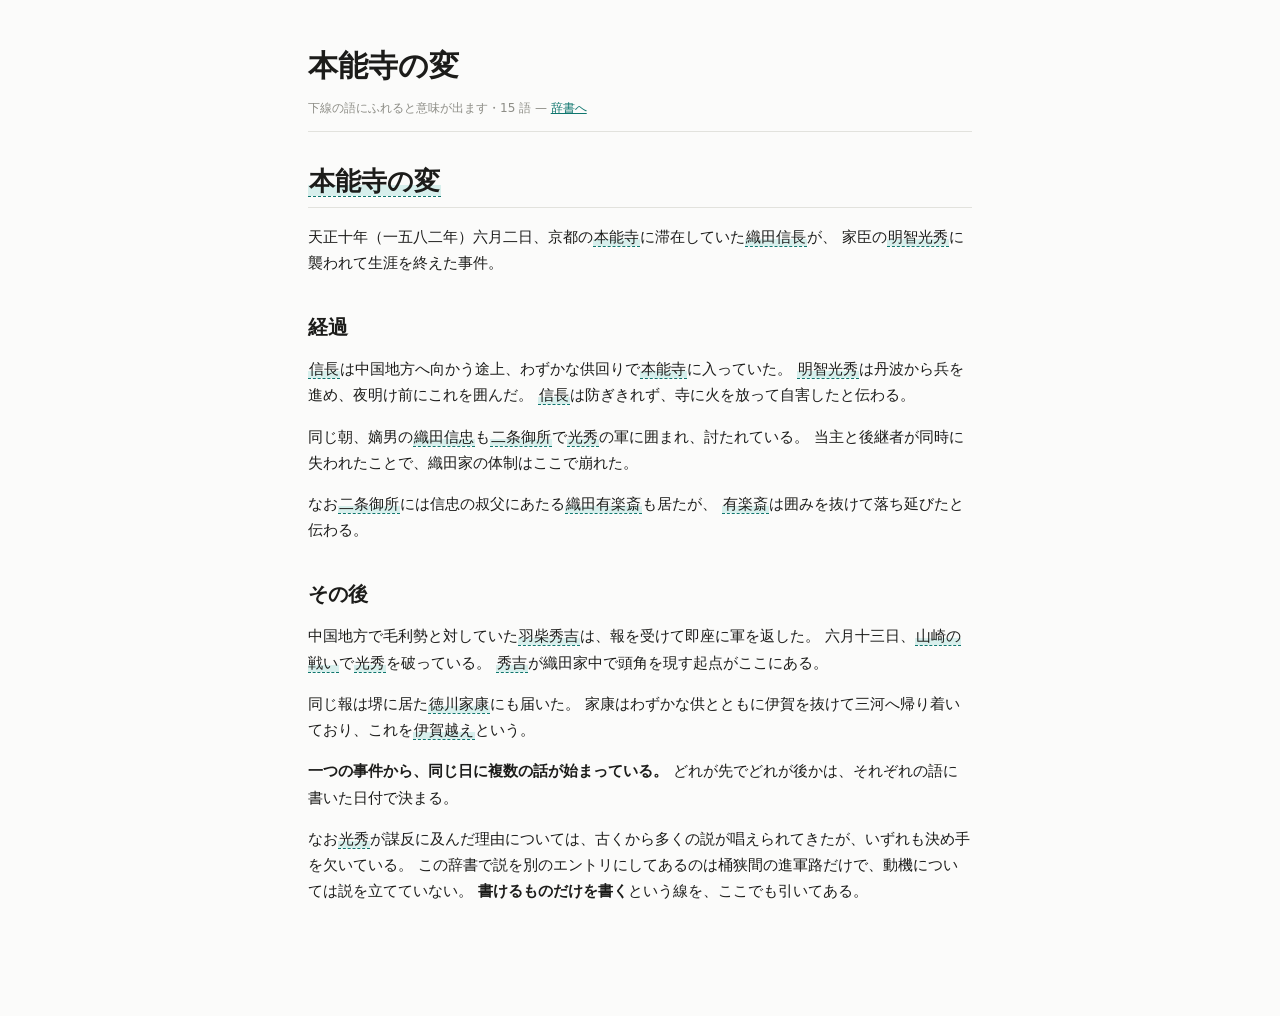
<file: sengoku-jidai/docs/本能寺の変.html>
<!doctype html>
<html lang="ja">
<head>
<meta charset="utf-8">
<meta name="viewport" content="width=device-width, initial-scale=1">
<title>本能寺の変</title>
<link rel="stylesheet" href="../assets/reader.css">
</head>
<body>
<div class="reader">
  <header class="reader-head">
    <h1>本能寺の変</h1>
    <p class="reader-note">下線の語にふれると意味が出ます・15 語 — <a href="../">辞書へ</a></p>
  </header>
  <article class="doc"><h1 id="本能寺の変"><a class="gloss-link" tabindex="0" data-gloss="本能寺の変" data-count="1">本能寺の変</a></h1>
<p>天正十年（一五八二年）六月二日、京都の<a class="gloss-link" tabindex="0" data-gloss="本能寺" data-count="1">本能寺</a>に滞在していた<a class="gloss-link" tabindex="0" data-gloss="織田信長" data-count="1">織田信長</a>が、
家臣の<a class="gloss-link" tabindex="0" data-gloss="明智光秀" data-count="1">明智光秀</a>に襲われて生涯を終えた事件。</p>
<h2 id="経過">経過</h2>
<p><a class="gloss-link" tabindex="0" data-gloss="信長" data-count="1">信長</a>は中国地方へ向かう途上、わずかな供回りで<a class="gloss-link" tabindex="0" data-gloss="本能寺" data-count="1">本能寺</a>に入っていた。
<a class="gloss-link" tabindex="0" data-gloss="明智光秀" data-count="1">明智光秀</a>は丹波から兵を進め、夜明け前にこれを囲んだ。
<a class="gloss-link" tabindex="0" data-gloss="信長" data-count="1">信長</a>は防ぎきれず、寺に火を放って自害したと伝わる。</p>
<p>同じ朝、嫡男の<a class="gloss-link" tabindex="0" data-gloss="織田信忠" data-count="1">織田信忠</a>も<a class="gloss-link" tabindex="0" data-gloss="二条御所" data-count="1">二条御所</a>で<a class="gloss-link" tabindex="0" data-gloss="光秀" data-count="1">光秀</a>の軍に囲まれ、討たれている。
当主と後継者が同時に失われたことで、織田家の体制はここで崩れた。</p>
<p>なお<a class="gloss-link" tabindex="0" data-gloss="二条御所" data-count="1">二条御所</a>には信忠の叔父にあたる<a class="gloss-link" tabindex="0" data-gloss="織田有楽斎" data-count="1">織田有楽斎</a>も居たが、
<a class="gloss-link" tabindex="0" data-gloss="有楽斎" data-count="1">有楽斎</a>は囲みを抜けて落ち延びたと伝わる。</p>
<h2 id="その後">その後</h2>
<p>中国地方で毛利勢と対していた<a class="gloss-link" tabindex="0" data-gloss="羽柴秀吉" data-count="1">羽柴秀吉</a>は、報を受けて即座に軍を返した。
六月十三日、<a class="gloss-link" tabindex="0" data-gloss="山崎の戦い" data-count="1">山崎の戦い</a>で<a class="gloss-link" tabindex="0" data-gloss="光秀" data-count="1">光秀</a>を破っている。
<a class="gloss-link" tabindex="0" data-gloss="秀吉" data-count="1">秀吉</a>が織田家中で頭角を現す起点がここにある。</p>
<p>同じ報は堺に居た<a class="gloss-link" tabindex="0" data-gloss="徳川家康" data-count="1">徳川家康</a>にも届いた。
家康はわずかな供とともに伊賀を抜けて三河へ帰り着いており、これを<a class="gloss-link" tabindex="0" data-gloss="伊賀越え" data-count="1">伊賀越え</a>という。</p>
<p><strong>一つの事件から、同じ日に複数の話が始まっている。</strong>
どれが先でどれが後かは、それぞれの語に書いた日付で決まる。</p>
<p>なお<a class="gloss-link" tabindex="0" data-gloss="光秀" data-count="1">光秀</a>が謀反に及んだ理由については、古くから多くの説が唱えられてきたが、いずれも決め手を欠いている。
この辞書で説を別のエントリにしてあるのは桶狭間の進軍路だけで、動機については説を立てていない。
<strong>書けるものだけを書く</strong>という線を、ここでも引いてある。</p>
</article>
</div>
<div id="gloss-data" data-dict="{&quot;二条御所&quot;: {&quot;term&quot;: &quot;二条御所&quot;, &quot;found&quot;: true, &quot;count&quot;: 1, &quot;entries&quot;: [{&quot;term&quot;: &quot;二条御所&quot;, &quot;reading&quot;: &quot;にじょうごしょ&quot;, &quot;aliases&quot;: [], &quot;excludes&quot;: [], &quot;category&quot;: &quot;地&quot;, &quot;subcategory&quot;: &quot;&quot;, &quot;summary&quot;: &quot;京都の御所。本能寺の変と同じ朝、ここで織田信忠が明智光秀の軍に囲まれ討たれた。&quot;, &quot;definition&quot;: &quot;京都の御所。\n\n本能寺の変と同じ朝、ここで織田信忠が明智光秀の軍に囲まれ討たれた。\n\n本能寺と二条御所で当主と後継者が同時に失われ、織田家の体制はここで崩れた。&quot;, &quot;examples&quot;: [&quot;同じ朝、嫡男の織田信忠も二条御所で光秀の軍に囲まれ、討たれている。&quot;], &quot;when&quot;: &quot;&quot;, &quot;relations&quot;: [], &quot;former_refs&quot;: [], &quot;tags&quot;: [&quot;本能寺&quot;], &quot;first_locator&quot;: &quot;&quot;, &quot;map&quot;: &quot;&quot;, &quot;pin&quot;: [], &quot;line&quot;: [], &quot;area&quot;: [], &quot;slug&quot;: &quot;二条御所&quot;, &quot;scope&quot;: &quot;local&quot;, &quot;created_at&quot;: &quot;2026-08-07T10:00:00+09:00&quot;, &quot;updated_at&quot;: &quot;2026-08-07T10:00:00+09:00&quot;, &quot;ref&quot;: &quot;.local/地/二条御所&quot;, &quot;path_label&quot;: &quot;📁 地&quot;, &quot;definition_html&quot;: &quot;&lt;p&gt;京都の御所。&lt;/p&gt;\n&lt;p&gt;&lt;a class=\&quot;gloss-link\&quot; tabindex=\&quot;0\&quot; data-gloss=\&quot;本能寺の変\&quot; data-count=\&quot;1\&quot;&gt;本能寺の変&lt;/a&gt;と同じ朝、ここで&lt;a class=\&quot;gloss-link\&quot; tabindex=\&quot;0\&quot; data-gloss=\&quot;織田信忠\&quot; data-count=\&quot;1\&quot;&gt;織田信忠&lt;/a&gt;が&lt;a class=\&quot;gloss-link\&quot; tabindex=\&quot;0\&quot; data-gloss=\&quot;明智光秀\&quot; data-count=\&quot;1\&quot;&gt;明智光秀&lt;/a&gt;の軍に囲まれ討たれた。&lt;/p&gt;\n&lt;p&gt;&lt;a class=\&quot;gloss-link\&quot; tabindex=\&quot;0\&quot; data-gloss=\&quot;本能寺\&quot; data-count=\&quot;1\&quot;&gt;本能寺&lt;/a&gt;と二条御所で当主と後継者が同時に失われ、織田家の体制はここで崩れた。&lt;/p&gt;\n&quot;, &quot;summary_html&quot;: &quot;&lt;p&gt;京都の御所。本能寺の変と同じ朝、ここで織田信忠が明智光秀の軍に囲まれ討たれた。&lt;/p&gt;\n&quot;, &quot;examples_html&quot;: [&quot;&lt;p&gt;同じ朝、嫡男の織田信忠も二条御所で光秀の軍に囲まれ、討たれている。&lt;/p&gt;\n&quot;], &quot;relations_resolved&quot;: [], &quot;backlinks&quot;: [], &quot;hidden&quot;: 0}]}, &quot;伊賀越え&quot;: {&quot;term&quot;: &quot;伊賀越え&quot;, &quot;found&quot;: true, &quot;count&quot;: 1, &quot;entries&quot;: [{&quot;term&quot;: &quot;伊賀越え&quot;, &quot;reading&quot;: &quot;いがごえ&quot;, &quot;aliases&quot;: [], &quot;excludes&quot;: [], &quot;category&quot;: &quot;事件&quot;, &quot;subcategory&quot;: &quot;&quot;, &quot;summary&quot;: &quot;天正十年（一五八二年）、本能寺の変の報を受けた徳川家康が、堺から伊賀を抜けて三河へ帰り着いた逃避行。&quot;, &quot;definition&quot;: &quot;本能寺の変の報を受けた徳川家康が、堺から伊賀を抜けて三河へ帰り着いた逃避行。\n\n**同じ日に始まる、別の話。**\n本能寺の変と時刻が同じなので、時系列では同じ帯に並ぶ。\n山崎の戦いはその十一日後なので、下に来る。\n\n**経路そのものは書いていない。**\n通った道筋には諸説あるので、書くなら桶狭間の進軍路と同じく\n説をエントリにして、その説に線（`line`）を持たせることになる。&quot;, &quot;examples&quot;: [&quot;堺に居た徳川家康は、本能寺の変の報を受けて伊賀越えで三河へ逃れた。&quot;], &quot;when&quot;: &quot;1582-06-21 天正十年六月二日&quot;, &quot;relations&quot;: [{&quot;to&quot;: &quot;徳川家康&quot;, &quot;label&quot;: &quot;逃れた側&quot;, &quot;back&quot;: &quot;&quot;, &quot;rank&quot;: &quot;&quot;, &quot;reveal&quot;: &quot;&quot;, &quot;when&quot;: &quot;&quot;}], &quot;former_refs&quot;: [], &quot;tags&quot;: [&quot;本能寺&quot;], &quot;first_locator&quot;: &quot;&quot;, &quot;map&quot;: &quot;&quot;, &quot;pin&quot;: [], &quot;line&quot;: [], &quot;area&quot;: [], &quot;slug&quot;: &quot;伊賀越え&quot;, &quot;scope&quot;: &quot;local&quot;, &quot;created_at&quot;: &quot;2026-08-08T10:00:00+09:00&quot;, &quot;updated_at&quot;: &quot;2026-08-08T10:00:00+09:00&quot;, &quot;ref&quot;: &quot;.local/事件/伊賀越え&quot;, &quot;path_label&quot;: &quot;📁 事件&quot;, &quot;definition_html&quot;: &quot;&lt;p&gt;&lt;a class=\&quot;gloss-link\&quot; tabindex=\&quot;0\&quot; data-gloss=\&quot;本能寺の変\&quot; data-count=\&quot;1\&quot;&gt;本能寺の変&lt;/a&gt;の報を受けた&lt;a class=\&quot;gloss-link\&quot; tabindex=\&quot;0\&quot; data-gloss=\&quot;徳川家康\&quot; data-count=\&quot;1\&quot;&gt;徳川家康&lt;/a&gt;が、堺から伊賀を抜けて三河へ帰り着いた逃避行。&lt;/p&gt;\n&lt;p&gt;&lt;strong&gt;同じ日に始まる、別の話。&lt;/strong&gt;&lt;br&gt;\n&lt;a class=\&quot;gloss-link\&quot; tabindex=\&quot;0\&quot; data-gloss=\&quot;本能寺の変\&quot; data-count=\&quot;1\&quot;&gt;本能寺の変&lt;/a&gt;と時刻が同じなので、時系列では同じ帯に並ぶ。&lt;br&gt;\n&lt;a class=\&quot;gloss-link\&quot; tabindex=\&quot;0\&quot; data-gloss=\&quot;山崎の戦い\&quot; data-count=\&quot;1\&quot;&gt;山崎の戦い&lt;/a&gt;はその十一日後なので、下に来る。&lt;/p&gt;\n&lt;p&gt;&lt;strong&gt;経路そのものは書いていない。&lt;/strong&gt;&lt;br&gt;\n通った道筋には諸説あるので、書くなら桶狭間の進軍路と同じく&lt;br&gt;\n説をエントリにして、その説に線（&lt;code&gt;line&lt;/code&gt;）を持たせることになる。&lt;/p&gt;\n&quot;, &quot;summary_html&quot;: &quot;&lt;p&gt;天正十年（一五八二年）、本能寺の変の報を受けた徳川家康が、堺から伊賀を抜けて三河へ帰り着いた逃避行。&lt;/p&gt;\n&quot;, &quot;examples_html&quot;: [&quot;&lt;p&gt;堺に居た徳川家康は、本能寺の変の報を受けて伊賀越えで三河へ逃れた。&lt;/p&gt;\n&quot;], &quot;relations_resolved&quot;: [{&quot;to&quot;: &quot;徳川家康&quot;, &quot;label&quot;: &quot;逃れた側&quot;, &quot;back&quot;: &quot;&quot;, &quot;rank&quot;: &quot;&quot;, &quot;reveal&quot;: &quot;&quot;, &quot;when&quot;: &quot;1582-06-21 天正十年六月二日&quot;, &quot;when_at&quot;: 15820621000000, &quot;when_inherited&quot;: true, &quot;when_about&quot;: false, &quot;mutual&quot;: false, &quot;missing&quot;: false, &quot;reason&quot;: &quot;&quot;, &quot;candidates&quot;: [], &quot;ref&quot;: &quot;.local/人/徳川家康&quot;, &quot;url&quot;: &quot;/glossary/.local/%E4%BA%BA/%E5%BE%B3%E5%B7%9D%E5%AE%B6%E5%BA%B7&quot;, &quot;term&quot;: &quot;徳川家康&quot;, &quot;path_label&quot;: &quot;📁 人 / 徳川家&quot;}], &quot;backlinks&quot;: [], &quot;hidden&quot;: 0}]}, &quot;信長&quot;: {&quot;term&quot;: &quot;信長&quot;, &quot;found&quot;: true, &quot;count&quot;: 1, &quot;entries&quot;: [{&quot;term&quot;: &quot;織田信長&quot;, &quot;reading&quot;: &quot;おだのぶなが&quot;, &quot;aliases&quot;: [&quot;信長&quot;], &quot;excludes&quot;: [], &quot;category&quot;: &quot;人&quot;, &quot;subcategory&quot;: &quot;織田家&quot;, &quot;summary&quot;: &quot;尾張の戦国大名。桶狭間の戦いで今川義元を討ち、姉川の戦いで浅井・朝倉を破ったが、本能寺の変で明智光秀に討たれた。&quot;, &quot;definition&quot;: &quot;尾張の戦国大名。\n\n**三つの戦いすべてに出てくる。** 桶狭間の戦いでは今川義元を討ち、\n姉川の戦いでは徳川家康と組んで浅井・朝倉を破り、本能寺の変で明智光秀に討たれた。\n\nこのエントリに書いてあるのは**陣営の中の上下と、相手との間柄だけ**である。\nどの戦いに出たかは事件の側から指されているので、ここには書かない\n（用語ページの「この語を指している側」に並ぶ）。\n戦いが増えてもこのファイルが太らないのは、そのためである。&quot;, &quot;examples&quot;: [&quot;一方の織田信長は清洲城を出陣し、熱田神宮に参詣したのち善照寺砦に入った。&quot;], &quot;when&quot;: &quot;&quot;, &quot;relations&quot;: [{&quot;to&quot;: &quot;今川義元&quot;, &quot;label&quot;: &quot;田楽狭間で討ち取る&quot;, &quot;back&quot;: &quot;尾張へ攻め込む&quot;, &quot;rank&quot;: &quot;対等&quot;, &quot;reveal&quot;: &quot;&quot;, &quot;when&quot;: &quot;1560-06-12 永禄三年五月十九日&quot;}, {&quot;to&quot;: &quot;浅井長政&quot;, &quot;label&quot;: &quot;妹を嫁がせるが背かれる&quot;, &quot;back&quot;: &quot;旧い盟約を重んじて背く&quot;, &quot;rank&quot;: &quot;対等&quot;, &quot;reveal&quot;: &quot;&quot;, &quot;when&quot;: &quot;&quot;}, {&quot;to&quot;: &quot;徳川家康&quot;, &quot;label&quot;: &quot;同盟を結ぶ&quot;, &quot;back&quot;: &quot;今川家を離れて応じる&quot;, &quot;rank&quot;: &quot;対等&quot;, &quot;reveal&quot;: &quot;&quot;, &quot;when&quot;: &quot;1562 永禄五年（清洲同盟）&quot;}, {&quot;to&quot;: &quot;佐久間信盛&quot;, &quot;label&quot;: &quot;善照寺砦を任せる&quot;, &quot;back&quot;: &quot;&quot;, &quot;rank&quot;: &quot;下&quot;, &quot;reveal&quot;: &quot;&quot;, &quot;when&quot;: &quot;1560-06-12 永禄三年五月十九日&quot;}, {&quot;to&quot;: &quot;明智光秀&quot;, &quot;label&quot;: &quot;家臣として用いる&quot;, &quot;back&quot;: &quot;&quot;, &quot;rank&quot;: &quot;下&quot;, &quot;reveal&quot;: &quot;&quot;, &quot;when&quot;: &quot;&quot;}, {&quot;to&quot;: &quot;羽柴秀吉&quot;, &quot;label&quot;: &quot;家臣として用いる&quot;, &quot;back&quot;: &quot;&quot;, &quot;rank&quot;: &quot;下&quot;, &quot;reveal&quot;: &quot;&quot;, &quot;when&quot;: &quot;&quot;}, {&quot;to&quot;: &quot;織田信忠&quot;, &quot;label&quot;: &quot;嫡男&quot;, &quot;back&quot;: &quot;&quot;, &quot;rank&quot;: &quot;下&quot;, &quot;reveal&quot;: &quot;&quot;, &quot;when&quot;: &quot;&quot;}], &quot;former_refs&quot;: [], &quot;tags&quot;: [&quot;織田家&quot;], &quot;first_locator&quot;: &quot;&quot;, &quot;map&quot;: &quot;&quot;, &quot;pin&quot;: [], &quot;line&quot;: [], &quot;area&quot;: [], &quot;slug&quot;: &quot;織田信長&quot;, &quot;scope&quot;: &quot;local&quot;, &quot;created_at&quot;: &quot;2026-08-07T10:00:00+09:00&quot;, &quot;updated_at&quot;: &quot;2026-08-07T10:00:00+09:00&quot;, &quot;ref&quot;: &quot;.local/人/織田信長&quot;, &quot;path_label&quot;: &quot;📁 人 / 織田家&quot;, &quot;definition_html&quot;: &quot;&lt;p&gt;尾張の戦国大名。&lt;/p&gt;\n&lt;p&gt;&lt;strong&gt;三つの戦いすべてに出てくる。&lt;/strong&gt; &lt;a class=\&quot;gloss-link\&quot; tabindex=\&quot;0\&quot; data-gloss=\&quot;桶狭間の戦い\&quot; data-count=\&quot;1\&quot;&gt;桶狭間の戦い&lt;/a&gt;では&lt;a class=\&quot;gloss-link\&quot; tabindex=\&quot;0\&quot; data-gloss=\&quot;今川義元\&quot; data-count=\&quot;1\&quot;&gt;今川義元&lt;/a&gt;を討ち、&lt;br&gt;\n&lt;a class=\&quot;gloss-link\&quot; tabindex=\&quot;0\&quot; data-gloss=\&quot;姉川の戦い\&quot; data-count=\&quot;1\&quot;&gt;姉川の戦い&lt;/a&gt;では&lt;a class=\&quot;gloss-link\&quot; tabindex=\&quot;0\&quot; data-gloss=\&quot;徳川家康\&quot; data-count=\&quot;1\&quot;&gt;徳川家康&lt;/a&gt;と組んで浅井・朝倉を破り、&lt;a class=\&quot;gloss-link\&quot; tabindex=\&quot;0\&quot; data-gloss=\&quot;本能寺の変\&quot; data-count=\&quot;1\&quot;&gt;本能寺の変&lt;/a&gt;で&lt;a class=\&quot;gloss-link\&quot; tabindex=\&quot;0\&quot; data-gloss=\&quot;明智光秀\&quot; data-count=\&quot;1\&quot;&gt;明智光秀&lt;/a&gt;に討たれた。&lt;/p&gt;\n&lt;p&gt;このエントリに書いてあるのは&lt;strong&gt;陣営の中の上下と、相手との間柄だけ&lt;/strong&gt;である。&lt;br&gt;\nどの戦いに出たかは事件の側から指されているので、ここには書かない&lt;br&gt;\n（用語ページの「この語を指している側」に並ぶ）。&lt;br&gt;\n戦いが増えてもこのファイルが太らないのは、そのためである。&lt;/p&gt;\n&quot;, &quot;summary_html&quot;: &quot;&lt;p&gt;尾張の戦国大名。桶狭間の戦いで今川義元を討ち、姉川の戦いで浅井・朝倉を破ったが、本能寺の変で明智光秀に討たれた。&lt;/p&gt;\n&quot;, &quot;examples_html&quot;: [&quot;&lt;p&gt;一方の織田信長は清洲城を出陣し、熱田神宮に参詣したのち善照寺砦に入った。&lt;/p&gt;\n&quot;], &quot;relations_resolved&quot;: [{&quot;to&quot;: &quot;今川義元&quot;, &quot;label&quot;: &quot;田楽狭間で討ち取る&quot;, &quot;back&quot;: &quot;尾張へ攻め込む&quot;, &quot;rank&quot;: &quot;対等&quot;, &quot;reveal&quot;: &quot;&quot;, &quot;when&quot;: &quot;1560-06-12 永禄三年五月十九日&quot;, &quot;when_at&quot;: 15600612000000, &quot;when_inherited&quot;: false, &quot;when_about&quot;: false, &quot;mutual&quot;: true, &quot;missing&quot;: false, &quot;reason&quot;: &quot;&quot;, &quot;candidates&quot;: [], &quot;ref&quot;: &quot;.local/人/今川義元&quot;, &quot;url&quot;: &quot;/glossary/.local/%E4%BA%BA/%E4%BB%8A%E5%B7%9D%E7%BE%A9%E5%85%83&quot;, &quot;term&quot;: &quot;今川義元&quot;, &quot;path_label&quot;: &quot;📁 人 / 今川家&quot;}, {&quot;to&quot;: &quot;浅井長政&quot;, &quot;label&quot;: &quot;妹を嫁がせるが背かれる&quot;, &quot;back&quot;: &quot;旧い盟約を重んじて背く&quot;, &quot;rank&quot;: &quot;対等&quot;, &quot;reveal&quot;: &quot;&quot;, &quot;when&quot;: &quot;&quot;, &quot;when_at&quot;: null, &quot;when_inherited&quot;: false, &quot;when_about&quot;: false, &quot;mutual&quot;: true, &quot;missing&quot;: false, &quot;reason&quot;: &quot;&quot;, &quot;candidates&quot;: [], &quot;ref&quot;: &quot;.local/人/浅井長政&quot;, &quot;url&quot;: &quot;/glossary/.local/%E4%BA%BA/%E6%B5%85%E4%BA%95%E9%95%B7%E6%94%BF&quot;, &quot;term&quot;: &quot;浅井長政&quot;, &quot;path_label&quot;: &quot;📁 人 / 浅井・朝倉&quot;}, {&quot;to&quot;: &quot;徳川家康&quot;, &quot;label&quot;: &quot;同盟を結ぶ&quot;, &quot;back&quot;: &quot;今川家を離れて応じる&quot;, &quot;rank&quot;: &quot;対等&quot;, &quot;reveal&quot;: &quot;&quot;, &quot;when&quot;: &quot;1562 永禄五年（清洲同盟）&quot;, &quot;when_at&quot;: 15620000000000, &quot;when_inherited&quot;: false, &quot;when_about&quot;: false, &quot;mutual&quot;: true, &quot;missing&quot;: false, &quot;reason&quot;: &quot;&quot;, &quot;candidates&quot;: [], &quot;ref&quot;: &quot;.local/人/徳川家康&quot;, &quot;url&quot;: &quot;/glossary/.local/%E4%BA%BA/%E5%BE%B3%E5%B7%9D%E5%AE%B6%E5%BA%B7&quot;, &quot;term&quot;: &quot;徳川家康&quot;, &quot;path_label&quot;: &quot;📁 人 / 徳川家&quot;}, {&quot;to&quot;: &quot;佐久間信盛&quot;, &quot;label&quot;: &quot;善照寺砦を任せる&quot;, &quot;back&quot;: &quot;&quot;, &quot;rank&quot;: &quot;下&quot;, &quot;reveal&quot;: &quot;&quot;, &quot;when&quot;: &quot;1560-06-12 永禄三年五月十九日&quot;, &quot;when_at&quot;: 15600612000000, &quot;when_inherited&quot;: false, &quot;when_about&quot;: false, &quot;mutual&quot;: false, &quot;missing&quot;: false, &quot;reason&quot;: &quot;&quot;, &quot;candidates&quot;: [], &quot;ref&quot;: &quot;.local/人/佐久間信盛&quot;, &quot;url&quot;: &quot;/glossary/.local/%E4%BA%BA/%E4%BD%90%E4%B9%85%E9%96%93%E4%BF%A1%E7%9B%9B&quot;, &quot;term&quot;: &quot;佐久間信盛&quot;, &quot;path_label&quot;: &quot;📁 人 / 織田家&quot;}, {&quot;to&quot;: &quot;明智光秀&quot;, &quot;label&quot;: &quot;家臣として用いる&quot;, &quot;back&quot;: &quot;&quot;, &quot;rank&quot;: &quot;下&quot;, &quot;reveal&quot;: &quot;&quot;, &quot;when&quot;: &quot;&quot;, &quot;when_at&quot;: null, &quot;when_inherited&quot;: false, &quot;when_about&quot;: false, &quot;mutual&quot;: false, &quot;missing&quot;: false, &quot;reason&quot;: &quot;&quot;, &quot;candidates&quot;: [], &quot;ref&quot;: &quot;.local/人/明智光秀&quot;, &quot;url&quot;: &quot;/glossary/.local/%E4%BA%BA/%E6%98%8E%E6%99%BA%E5%85%89%E7%A7%80&quot;, &quot;term&quot;: &quot;明智光秀&quot;, &quot;path_label&quot;: &quot;📁 人 / 織田家&quot;}, {&quot;to&quot;: &quot;羽柴秀吉&quot;, &quot;label&quot;: &quot;家臣として用いる&quot;, &quot;back&quot;: &quot;&quot;, &quot;rank&quot;: &quot;下&quot;, &quot;reveal&quot;: &quot;&quot;, &quot;when&quot;: &quot;&quot;, &quot;when_at&quot;: null, &quot;when_inherited&quot;: false, &quot;when_about&quot;: false, &quot;mutual&quot;: false, &quot;missing&quot;: false, &quot;reason&quot;: &quot;&quot;, &quot;candidates&quot;: [], &quot;ref&quot;: &quot;.local/人/羽柴秀吉&quot;, &quot;url&quot;: &quot;/glossary/.local/%E4%BA%BA/%E7%BE%BD%E6%9F%B4%E7%A7%80%E5%90%89&quot;, &quot;term&quot;: &quot;羽柴秀吉&quot;, &quot;path_label&quot;: &quot;📁 人 / 織田家&quot;}, {&quot;to&quot;: &quot;織田信忠&quot;, &quot;label&quot;: &quot;嫡男&quot;, &quot;back&quot;: &quot;&quot;, &quot;rank&quot;: &quot;下&quot;, &quot;reveal&quot;: &quot;&quot;, &quot;when&quot;: &quot;&quot;, &quot;when_at&quot;: null, &quot;when_inherited&quot;: false, &quot;when_about&quot;: false, &quot;mutual&quot;: false, &quot;missing&quot;: false, &quot;reason&quot;: &quot;&quot;, &quot;candidates&quot;: [], &quot;ref&quot;: &quot;.local/人/織田信忠&quot;, &quot;url&quot;: &quot;/glossary/.local/%E4%BA%BA/%E7%B9%94%E7%94%B0%E4%BF%A1%E5%BF%A0&quot;, &quot;term&quot;: &quot;織田信忠&quot;, &quot;path_label&quot;: &quot;📁 人 / 織田家&quot;}], &quot;backlinks&quot;: [], &quot;hidden&quot;: 0}]}, &quot;光秀&quot;: {&quot;term&quot;: &quot;光秀&quot;, &quot;found&quot;: true, &quot;count&quot;: 1, &quot;entries&quot;: [{&quot;term&quot;: &quot;明智光秀&quot;, &quot;reading&quot;: &quot;あけちみつひで&quot;, &quot;aliases&quot;: [&quot;光秀&quot;], &quot;excludes&quot;: [], &quot;category&quot;: &quot;人&quot;, &quot;subcategory&quot;: &quot;織田家&quot;, &quot;summary&quot;: &quot;織田信長の家臣。本能寺の変で信長を襲い、その後まもなく羽柴秀吉に敗れた。&quot;, &quot;definition&quot;: &quot;織田信長の家臣。\n\n本能寺の変で信長を襲い、その後まもなく山崎で羽柴秀吉に敗れた。\n\n謀反の動機については古くから多くの説が唱えられてきたが、いずれも決め手を欠いている。\n**この辞書では説を立てていない**（書けるものだけを書く）。&quot;, &quot;examples&quot;: [&quot;明智光秀は丹波から兵を進め、夜明け前にこれを囲んだ。&quot;], &quot;when&quot;: &quot;&quot;, &quot;relations&quot;: [], &quot;former_refs&quot;: [], &quot;tags&quot;: [&quot;織田家&quot;], &quot;first_locator&quot;: &quot;&quot;, &quot;map&quot;: &quot;&quot;, &quot;pin&quot;: [], &quot;line&quot;: [], &quot;area&quot;: [], &quot;slug&quot;: &quot;明智光秀&quot;, &quot;scope&quot;: &quot;local&quot;, &quot;created_at&quot;: &quot;2026-08-07T10:00:00+09:00&quot;, &quot;updated_at&quot;: &quot;2026-08-07T10:00:00+09:00&quot;, &quot;ref&quot;: &quot;.local/人/明智光秀&quot;, &quot;path_label&quot;: &quot;📁 人 / 織田家&quot;, &quot;definition_html&quot;: &quot;&lt;p&gt;&lt;a class=\&quot;gloss-link\&quot; tabindex=\&quot;0\&quot; data-gloss=\&quot;織田信長\&quot; data-count=\&quot;1\&quot;&gt;織田信長&lt;/a&gt;の家臣。&lt;/p&gt;\n&lt;p&gt;&lt;a class=\&quot;gloss-link\&quot; tabindex=\&quot;0\&quot; data-gloss=\&quot;本能寺の変\&quot; data-count=\&quot;1\&quot;&gt;本能寺の変&lt;/a&gt;で&lt;a class=\&quot;gloss-link\&quot; tabindex=\&quot;0\&quot; data-gloss=\&quot;信長\&quot; data-count=\&quot;1\&quot;&gt;信長&lt;/a&gt;を襲い、その後まもなく山崎で&lt;a class=\&quot;gloss-link\&quot; tabindex=\&quot;0\&quot; data-gloss=\&quot;羽柴秀吉\&quot; data-count=\&quot;1\&quot;&gt;羽柴秀吉&lt;/a&gt;に敗れた。&lt;/p&gt;\n&lt;p&gt;謀反の動機については古くから多くの説が唱えられてきたが、いずれも決め手を欠いている。&lt;br&gt;\n&lt;strong&gt;この辞書では説を立てていない&lt;/strong&gt;（書けるものだけを書く）。&lt;/p&gt;\n&quot;, &quot;summary_html&quot;: &quot;&lt;p&gt;織田信長の家臣。本能寺の変で信長を襲い、その後まもなく羽柴秀吉に敗れた。&lt;/p&gt;\n&quot;, &quot;examples_html&quot;: [&quot;&lt;p&gt;明智光秀は丹波から兵を進め、夜明け前にこれを囲んだ。&lt;/p&gt;\n&quot;], &quot;relations_resolved&quot;: [], &quot;backlinks&quot;: [], &quot;hidden&quot;: 0}]}, &quot;山崎の戦い&quot;: {&quot;term&quot;: &quot;山崎の戦い&quot;, &quot;found&quot;: true, &quot;count&quot;: 1, &quot;entries&quot;: [{&quot;term&quot;: &quot;山崎の戦い&quot;, &quot;reading&quot;: &quot;やまざきのたたかい&quot;, &quot;aliases&quot;: [], &quot;excludes&quot;: [], &quot;category&quot;: &quot;事件&quot;, &quot;subcategory&quot;: &quot;&quot;, &quot;summary&quot;: &quot;天正十年（一五八二年）、山城国山崎で行われた合戦。本能寺の変の報を受けて引き返した羽柴秀吉が、明智光秀を破った。&quot;, &quot;definition&quot;: &quot;山城国山崎で行われた合戦。\n本能寺の変の報を受けて中国地方から引き返した羽柴秀吉が、明智光秀を破った。\n\n**本能寺の変から十一日後にあたる。**\nどちらが先かは、それぞれの語に書いた時刻から決まる ——\n関係の一本一本に日付を書き写す必要はない。\n\n明智光秀はこの戦いののち落ち延びる途中で落命したと伝わる。&quot;, &quot;examples&quot;: [&quot;中国地方から引き返した羽柴秀吉が、山崎の戦いで明智光秀を破った。&quot;], &quot;when&quot;: &quot;1582-07-02 天正十年六月十三日&quot;, &quot;relations&quot;: [{&quot;to&quot;: &quot;羽柴秀吉&quot;, &quot;label&quot;: &quot;引き返してきた側の大将&quot;, &quot;back&quot;: &quot;&quot;, &quot;rank&quot;: &quot;&quot;, &quot;reveal&quot;: &quot;&quot;, &quot;when&quot;: &quot;&quot;}, {&quot;to&quot;: &quot;明智光秀&quot;, &quot;label&quot;: &quot;敗れた側の大将&quot;, &quot;back&quot;: &quot;&quot;, &quot;rank&quot;: &quot;&quot;, &quot;reveal&quot;: &quot;&quot;, &quot;when&quot;: &quot;&quot;}], &quot;former_refs&quot;: [], &quot;tags&quot;: [&quot;本能寺&quot;], &quot;first_locator&quot;: &quot;&quot;, &quot;map&quot;: &quot;中部近畿&quot;, &quot;pin&quot;: [0.33, 0.4], &quot;line&quot;: [], &quot;area&quot;: [], &quot;slug&quot;: &quot;山崎の戦い&quot;, &quot;scope&quot;: &quot;local&quot;, &quot;created_at&quot;: &quot;2026-08-08T10:00:00+09:00&quot;, &quot;updated_at&quot;: &quot;2026-08-08T10:00:00+09:00&quot;, &quot;ref&quot;: &quot;.local/事件/山崎の戦い&quot;, &quot;path_label&quot;: &quot;📁 事件&quot;, &quot;definition_html&quot;: &quot;&lt;p&gt;山城国山崎で行われた合戦。&lt;br&gt;\n&lt;a class=\&quot;gloss-link\&quot; tabindex=\&quot;0\&quot; data-gloss=\&quot;本能寺の変\&quot; data-count=\&quot;1\&quot;&gt;本能寺の変&lt;/a&gt;の報を受けて中国地方から引き返した&lt;a class=\&quot;gloss-link\&quot; tabindex=\&quot;0\&quot; data-gloss=\&quot;羽柴秀吉\&quot; data-count=\&quot;1\&quot;&gt;羽柴秀吉&lt;/a&gt;が、&lt;a class=\&quot;gloss-link\&quot; tabindex=\&quot;0\&quot; data-gloss=\&quot;明智光秀\&quot; data-count=\&quot;1\&quot;&gt;明智光秀&lt;/a&gt;を破った。&lt;/p&gt;\n&lt;p&gt;&lt;strong&gt;&lt;a class=\&quot;gloss-link\&quot; tabindex=\&quot;0\&quot; data-gloss=\&quot;本能寺の変\&quot; data-count=\&quot;1\&quot;&gt;本能寺の変&lt;/a&gt;から十一日後にあたる。&lt;/strong&gt;&lt;br&gt;\nどちらが先かは、それぞれの語に書いた時刻から決まる ——&lt;br&gt;\n関係の一本一本に日付を書き写す必要はない。&lt;/p&gt;\n&lt;p&gt;&lt;a class=\&quot;gloss-link\&quot; tabindex=\&quot;0\&quot; data-gloss=\&quot;明智光秀\&quot; data-count=\&quot;1\&quot;&gt;明智光秀&lt;/a&gt;はこの戦いののち落ち延びる途中で落命したと伝わる。&lt;/p&gt;\n&quot;, &quot;summary_html&quot;: &quot;&lt;p&gt;天正十年（一五八二年）、山城国山崎で行われた合戦。本能寺の変の報を受けて引き返した羽柴秀吉が、明智光秀を破った。&lt;/p&gt;\n&quot;, &quot;examples_html&quot;: [&quot;&lt;p&gt;中国地方から引き返した羽柴秀吉が、山崎の戦いで明智光秀を破った。&lt;/p&gt;\n&quot;], &quot;relations_resolved&quot;: [{&quot;to&quot;: &quot;羽柴秀吉&quot;, &quot;label&quot;: &quot;引き返してきた側の大将&quot;, &quot;back&quot;: &quot;&quot;, &quot;rank&quot;: &quot;&quot;, &quot;reveal&quot;: &quot;&quot;, &quot;when&quot;: &quot;1582-07-02 天正十年六月十三日&quot;, &quot;when_at&quot;: 15820702000000, &quot;when_inherited&quot;: true, &quot;when_about&quot;: false, &quot;mutual&quot;: false, &quot;missing&quot;: false, &quot;reason&quot;: &quot;&quot;, &quot;candidates&quot;: [], &quot;ref&quot;: &quot;.local/人/羽柴秀吉&quot;, &quot;url&quot;: &quot;/glossary/.local/%E4%BA%BA/%E7%BE%BD%E6%9F%B4%E7%A7%80%E5%90%89&quot;, &quot;term&quot;: &quot;羽柴秀吉&quot;, &quot;path_label&quot;: &quot;📁 人 / 織田家&quot;}, {&quot;to&quot;: &quot;明智光秀&quot;, &quot;label&quot;: &quot;敗れた側の大将&quot;, &quot;back&quot;: &quot;&quot;, &quot;rank&quot;: &quot;&quot;, &quot;reveal&quot;: &quot;&quot;, &quot;when&quot;: &quot;1582-07-02 天正十年六月十三日&quot;, &quot;when_at&quot;: 15820702000000, &quot;when_inherited&quot;: true, &quot;when_about&quot;: false, &quot;mutual&quot;: false, &quot;missing&quot;: false, &quot;reason&quot;: &quot;&quot;, &quot;candidates&quot;: [], &quot;ref&quot;: &quot;.local/人/明智光秀&quot;, &quot;url&quot;: &quot;/glossary/.local/%E4%BA%BA/%E6%98%8E%E6%99%BA%E5%85%89%E7%A7%80&quot;, &quot;term&quot;: &quot;明智光秀&quot;, &quot;path_label&quot;: &quot;📁 人 / 織田家&quot;}], &quot;backlinks&quot;: [], &quot;hidden&quot;: 0}]}, &quot;徳川家康&quot;: {&quot;term&quot;: &quot;徳川家康&quot;, &quot;found&quot;: true, &quot;count&quot;: 1, &quot;entries&quot;: [{&quot;term&quot;: &quot;徳川家康&quot;, &quot;reading&quot;: &quot;とくがわいえやす&quot;, &quot;aliases&quot;: [&quot;松平元康&quot;], &quot;excludes&quot;: [], &quot;category&quot;: &quot;人&quot;, &quot;subcategory&quot;: &quot;徳川家&quot;, &quot;summary&quot;: &quot;三河の武将。桶狭間の戦いでは松平元康と名乗って今川方に従軍し、のちに今川家を離れて織田信長と結び、姉川の戦いでは織田方として戦った。&quot;, &quot;definition&quot;: &quot;三河の武将。\n\n**この辞書でいちばん分かりやすく「時間が主軸」を示す人物。**\n桶狭間の戦いでは松平元康と名乗り、今川方として大高城への兵糧入れを務めていた。\nのちに今川家を離れて織田信長と結び、姉川の戦いでは織田方として戦っている。\n\n名乗りが変わっても**エントリは 1 つ**で、古い呼び名は別名にしてある。\nそうしないと本文の「松平元康」がリンクにならず、同じ人物が二つに割れる。&quot;, &quot;examples&quot;: [&quot;徳川家康はかつて松平元康と名乗り、桶狭間の戦いでは今川方として従軍していた。&quot;], &quot;when&quot;: &quot;&quot;, &quot;relations&quot;: [], &quot;former_refs&quot;: [], &quot;tags&quot;: [&quot;徳川家&quot;], &quot;first_locator&quot;: &quot;&quot;, &quot;map&quot;: &quot;&quot;, &quot;pin&quot;: [], &quot;line&quot;: [], &quot;area&quot;: [], &quot;slug&quot;: &quot;徳川家康&quot;, &quot;scope&quot;: &quot;local&quot;, &quot;created_at&quot;: &quot;2026-08-07T10:00:00+09:00&quot;, &quot;updated_at&quot;: &quot;2026-08-07T10:00:00+09:00&quot;, &quot;ref&quot;: &quot;.local/人/徳川家康&quot;, &quot;path_label&quot;: &quot;📁 人 / 徳川家&quot;, &quot;definition_html&quot;: &quot;&lt;p&gt;三河の武将。&lt;/p&gt;\n&lt;p&gt;&lt;strong&gt;この辞書でいちばん分かりやすく「時間が主軸」を示す人物。&lt;/strong&gt;&lt;br&gt;\n&lt;a class=\&quot;gloss-link\&quot; tabindex=\&quot;0\&quot; data-gloss=\&quot;桶狭間の戦い\&quot; data-count=\&quot;1\&quot;&gt;桶狭間の戦い&lt;/a&gt;では松平元康と名乗り、今川方として大高城への兵糧入れを務めていた。&lt;br&gt;\nのちに今川家を離れて&lt;a class=\&quot;gloss-link\&quot; tabindex=\&quot;0\&quot; data-gloss=\&quot;織田信長\&quot; data-count=\&quot;1\&quot;&gt;織田信長&lt;/a&gt;と結び、&lt;a class=\&quot;gloss-link\&quot; tabindex=\&quot;0\&quot; data-gloss=\&quot;姉川の戦い\&quot; data-count=\&quot;1\&quot;&gt;姉川の戦い&lt;/a&gt;では織田方として戦っている。&lt;/p&gt;\n&lt;p&gt;名乗りが変わっても&lt;strong&gt;エントリは 1 つ&lt;/strong&gt;で、古い呼び名は別名にしてある。&lt;br&gt;\nそうしないと本文の「松平元康」がリンクにならず、同じ人物が二つに割れる。&lt;/p&gt;\n&quot;, &quot;summary_html&quot;: &quot;&lt;p&gt;三河の武将。桶狭間の戦いでは松平元康と名乗って今川方に従軍し、のちに今川家を離れて織田信長と結び、姉川の戦いでは織田方として戦った。&lt;/p&gt;\n&quot;, &quot;examples_html&quot;: [&quot;&lt;p&gt;徳川家康はかつて松平元康と名乗り、桶狭間の戦いでは今川方として従軍していた。&lt;/p&gt;\n&quot;], &quot;relations_resolved&quot;: [], &quot;backlinks&quot;: [], &quot;hidden&quot;: 0}]}, &quot;明智光秀&quot;: {&quot;term&quot;: &quot;明智光秀&quot;, &quot;found&quot;: true, &quot;count&quot;: 1, &quot;entries&quot;: [{&quot;term&quot;: &quot;明智光秀&quot;, &quot;reading&quot;: &quot;あけちみつひで&quot;, &quot;aliases&quot;: [&quot;光秀&quot;], &quot;excludes&quot;: [], &quot;category&quot;: &quot;人&quot;, &quot;subcategory&quot;: &quot;織田家&quot;, &quot;summary&quot;: &quot;織田信長の家臣。本能寺の変で信長を襲い、その後まもなく羽柴秀吉に敗れた。&quot;, &quot;definition&quot;: &quot;織田信長の家臣。\n\n本能寺の変で信長を襲い、その後まもなく山崎で羽柴秀吉に敗れた。\n\n謀反の動機については古くから多くの説が唱えられてきたが、いずれも決め手を欠いている。\n**この辞書では説を立てていない**（書けるものだけを書く）。&quot;, &quot;examples&quot;: [&quot;明智光秀は丹波から兵を進め、夜明け前にこれを囲んだ。&quot;], &quot;when&quot;: &quot;&quot;, &quot;relations&quot;: [], &quot;former_refs&quot;: [], &quot;tags&quot;: [&quot;織田家&quot;], &quot;first_locator&quot;: &quot;&quot;, &quot;map&quot;: &quot;&quot;, &quot;pin&quot;: [], &quot;line&quot;: [], &quot;area&quot;: [], &quot;slug&quot;: &quot;明智光秀&quot;, &quot;scope&quot;: &quot;local&quot;, &quot;created_at&quot;: &quot;2026-08-07T10:00:00+09:00&quot;, &quot;updated_at&quot;: &quot;2026-08-07T10:00:00+09:00&quot;, &quot;ref&quot;: &quot;.local/人/明智光秀&quot;, &quot;path_label&quot;: &quot;📁 人 / 織田家&quot;, &quot;definition_html&quot;: &quot;&lt;p&gt;&lt;a class=\&quot;gloss-link\&quot; tabindex=\&quot;0\&quot; data-gloss=\&quot;織田信長\&quot; data-count=\&quot;1\&quot;&gt;織田信長&lt;/a&gt;の家臣。&lt;/p&gt;\n&lt;p&gt;&lt;a class=\&quot;gloss-link\&quot; tabindex=\&quot;0\&quot; data-gloss=\&quot;本能寺の変\&quot; data-count=\&quot;1\&quot;&gt;本能寺の変&lt;/a&gt;で&lt;a class=\&quot;gloss-link\&quot; tabindex=\&quot;0\&quot; data-gloss=\&quot;信長\&quot; data-count=\&quot;1\&quot;&gt;信長&lt;/a&gt;を襲い、その後まもなく山崎で&lt;a class=\&quot;gloss-link\&quot; tabindex=\&quot;0\&quot; data-gloss=\&quot;羽柴秀吉\&quot; data-count=\&quot;1\&quot;&gt;羽柴秀吉&lt;/a&gt;に敗れた。&lt;/p&gt;\n&lt;p&gt;謀反の動機については古くから多くの説が唱えられてきたが、いずれも決め手を欠いている。&lt;br&gt;\n&lt;strong&gt;この辞書では説を立てていない&lt;/strong&gt;（書けるものだけを書く）。&lt;/p&gt;\n&quot;, &quot;summary_html&quot;: &quot;&lt;p&gt;織田信長の家臣。本能寺の変で信長を襲い、その後まもなく羽柴秀吉に敗れた。&lt;/p&gt;\n&quot;, &quot;examples_html&quot;: [&quot;&lt;p&gt;明智光秀は丹波から兵を進め、夜明け前にこれを囲んだ。&lt;/p&gt;\n&quot;], &quot;relations_resolved&quot;: [], &quot;backlinks&quot;: [], &quot;hidden&quot;: 0}]}, &quot;有楽斎&quot;: {&quot;term&quot;: &quot;有楽斎&quot;, &quot;found&quot;: true, &quot;count&quot;: 1, &quot;entries&quot;: [{&quot;term&quot;: &quot;織田有楽斎&quot;, &quot;reading&quot;: &quot;おだうらくさい&quot;, &quot;aliases&quot;: [&quot;有楽斎&quot;], &quot;excludes&quot;: [], &quot;category&quot;: &quot;人&quot;, &quot;subcategory&quot;: &quot;織田家&quot;, &quot;summary&quot;: &quot;織田信長の弟。本能寺の変では二条御所に居たが、囲みを抜けて落ち延びたと伝わる。&quot;, &quot;definition&quot;: &quot;織田信長の弟。\n\n本能寺の変では織田信忠とともに二条御所に居たが、囲みを抜けて落ち延びたと伝わる。\n同じ場所に居た信忠は討たれているので、**同じ一日でも語られる結末が分かれる**。\n\n**この語には時刻を書いていない。**\n人物の生没を書く辞書ではないので、いつの人かは繋がっている事件のほうから決まる。&quot;, &quot;examples&quot;: [&quot;二条御所に居た織田有楽斎は、囲みを抜けて落ち延びたと伝わる。&quot;], &quot;when&quot;: &quot;&quot;, &quot;relations&quot;: [], &quot;former_refs&quot;: [], &quot;tags&quot;: [&quot;織田家&quot;], &quot;first_locator&quot;: &quot;&quot;, &quot;map&quot;: &quot;&quot;, &quot;pin&quot;: [], &quot;line&quot;: [], &quot;area&quot;: [], &quot;slug&quot;: &quot;織田有楽斎&quot;, &quot;scope&quot;: &quot;local&quot;, &quot;created_at&quot;: &quot;2026-08-08T10:00:00+09:00&quot;, &quot;updated_at&quot;: &quot;2026-08-08T10:00:00+09:00&quot;, &quot;ref&quot;: &quot;.local/人/織田有楽斎&quot;, &quot;path_label&quot;: &quot;📁 人 / 織田家&quot;, &quot;definition_html&quot;: &quot;&lt;p&gt;&lt;a class=\&quot;gloss-link\&quot; tabindex=\&quot;0\&quot; data-gloss=\&quot;織田信長\&quot; data-count=\&quot;1\&quot;&gt;織田信長&lt;/a&gt;の弟。&lt;/p&gt;\n&lt;p&gt;&lt;a class=\&quot;gloss-link\&quot; tabindex=\&quot;0\&quot; data-gloss=\&quot;本能寺の変\&quot; data-count=\&quot;1\&quot;&gt;本能寺の変&lt;/a&gt;では&lt;a class=\&quot;gloss-link\&quot; tabindex=\&quot;0\&quot; data-gloss=\&quot;織田信忠\&quot; data-count=\&quot;1\&quot;&gt;織田信忠&lt;/a&gt;とともに&lt;a class=\&quot;gloss-link\&quot; tabindex=\&quot;0\&quot; data-gloss=\&quot;二条御所\&quot; data-count=\&quot;1\&quot;&gt;二条御所&lt;/a&gt;に居たが、囲みを抜けて落ち延びたと伝わる。&lt;br&gt;\n同じ場所に居た信忠は討たれているので、&lt;strong&gt;同じ一日でも語られる結末が分かれる&lt;/strong&gt;。&lt;/p&gt;\n&lt;p&gt;&lt;strong&gt;この語には時刻を書いていない。&lt;/strong&gt;&lt;br&gt;\n人物の生没を書く辞書ではないので、いつの人かは繋がっている事件のほうから決まる。&lt;/p&gt;\n&quot;, &quot;summary_html&quot;: &quot;&lt;p&gt;織田信長の弟。本能寺の変では二条御所に居たが、囲みを抜けて落ち延びたと伝わる。&lt;/p&gt;\n&quot;, &quot;examples_html&quot;: [&quot;&lt;p&gt;二条御所に居た織田有楽斎は、囲みを抜けて落ち延びたと伝わる。&lt;/p&gt;\n&quot;], &quot;relations_resolved&quot;: [], &quot;backlinks&quot;: [], &quot;hidden&quot;: 0}]}, &quot;本能寺&quot;: {&quot;term&quot;: &quot;本能寺&quot;, &quot;found&quot;: true, &quot;count&quot;: 1, &quot;entries&quot;: [{&quot;term&quot;: &quot;本能寺&quot;, &quot;reading&quot;: &quot;ほんのうじ&quot;, &quot;aliases&quot;: [], &quot;excludes&quot;: [], &quot;category&quot;: &quot;地&quot;, &quot;subcategory&quot;: &quot;&quot;, &quot;summary&quot;: &quot;京都の寺院。天正十年、ここに滞在していた織田信長が明智光秀に襲われた。&quot;, &quot;definition&quot;: &quot;京都の寺院。\n\n天正十年、中国地方へ向かう途上の織田信長がここに滞在し、明智光秀に襲われた。\n\n**寺そのものと事件は別のエントリ**（地の「本能寺」と事件の「本能寺の変」）。\n姉川と姉川の戦いと同じ形で、本文では長いほうが優先して照合される。&quot;, &quot;examples&quot;: [&quot;信長は中国地方へ向かう途上、わずかな供回りで本能寺に入っていた。&quot;], &quot;when&quot;: &quot;&quot;, &quot;relations&quot;: [], &quot;former_refs&quot;: [], &quot;tags&quot;: [&quot;本能寺&quot;], &quot;first_locator&quot;: &quot;&quot;, &quot;map&quot;: &quot;&quot;, &quot;pin&quot;: [], &quot;line&quot;: [], &quot;area&quot;: [], &quot;slug&quot;: &quot;本能寺&quot;, &quot;scope&quot;: &quot;local&quot;, &quot;created_at&quot;: &quot;2026-08-07T10:00:00+09:00&quot;, &quot;updated_at&quot;: &quot;2026-08-07T10:00:00+09:00&quot;, &quot;ref&quot;: &quot;.local/地/本能寺&quot;, &quot;path_label&quot;: &quot;📁 地&quot;, &quot;definition_html&quot;: &quot;&lt;p&gt;京都の寺院。&lt;/p&gt;\n&lt;p&gt;天正十年、中国地方へ向かう途上の&lt;a class=\&quot;gloss-link\&quot; tabindex=\&quot;0\&quot; data-gloss=\&quot;織田信長\&quot; data-count=\&quot;1\&quot;&gt;織田信長&lt;/a&gt;がここに滞在し、&lt;a class=\&quot;gloss-link\&quot; tabindex=\&quot;0\&quot; data-gloss=\&quot;明智光秀\&quot; data-count=\&quot;1\&quot;&gt;明智光秀&lt;/a&gt;に襲われた。&lt;/p&gt;\n&lt;p&gt;&lt;strong&gt;寺そのものと事件は別のエントリ&lt;/strong&gt;（地の「本能寺」と事件の「&lt;a class=\&quot;gloss-link\&quot; tabindex=\&quot;0\&quot; data-gloss=\&quot;本能寺の変\&quot; data-count=\&quot;1\&quot;&gt;本能寺の変&lt;/a&gt;」）。&lt;br&gt;\n&lt;a class=\&quot;gloss-link\&quot; tabindex=\&quot;0\&quot; data-gloss=\&quot;姉川\&quot; data-count=\&quot;1\&quot;&gt;姉川&lt;/a&gt;と&lt;a class=\&quot;gloss-link\&quot; tabindex=\&quot;0\&quot; data-gloss=\&quot;姉川の戦い\&quot; data-count=\&quot;1\&quot;&gt;姉川の戦い&lt;/a&gt;と同じ形で、本文では長いほうが優先して照合される。&lt;/p&gt;\n&quot;, &quot;summary_html&quot;: &quot;&lt;p&gt;京都の寺院。天正十年、ここに滞在していた織田信長が明智光秀に襲われた。&lt;/p&gt;\n&quot;, &quot;examples_html&quot;: [&quot;&lt;p&gt;信長は中国地方へ向かう途上、わずかな供回りで本能寺に入っていた。&lt;/p&gt;\n&quot;], &quot;relations_resolved&quot;: [], &quot;backlinks&quot;: [], &quot;hidden&quot;: 0}]}, &quot;本能寺の変&quot;: {&quot;term&quot;: &quot;本能寺の変&quot;, &quot;found&quot;: true, &quot;count&quot;: 1, &quot;entries&quot;: [{&quot;term&quot;: &quot;本能寺の変&quot;, &quot;reading&quot;: &quot;ほんのうじのへん&quot;, &quot;aliases&quot;: [], &quot;excludes&quot;: [], &quot;category&quot;: &quot;事件&quot;, &quot;subcategory&quot;: &quot;&quot;, &quot;summary&quot;: &quot;天正十年（一五八二年）、京都の本能寺に滞在していた織田信長が、家臣の明智光秀に襲われて生涯を終えた事件。&quot;, &quot;definition&quot;: &quot;京都の本能寺に滞在していた織田信長が、家臣の明智光秀に襲われて生涯を終えた事件。\n同じ朝、嫡男の織田信忠も二条御所で討たれている。\n\n当主と後継者が同時に失われたことで、織田家の体制はここで崩れた。\n\n**日付はこの語自体に書いてある**（`when`）。\n関係の一本一本に書き写さなくても、この事件に繋がる関係はここの時刻で並ぶ。\n\n**この一日から複数の話が同時に始まる。**\n中国地方に居た羽柴秀吉が引き返して山崎の戦いに至り、\n堺に居た徳川家康は伊賀越えで三河へ逃れ、\n二条御所に居た織田有楽斎は囲みを抜けている。\nどれが先でどれが後かは、それぞれの語に書いた時刻から決まる。\n\n**謀反の動機については説を立てていない。**\n古くから多くの説が唱えられてきたが、いずれも決め手を欠いているためである。\nこの辞書で説をエントリにしてあるのは、桶狭間の進軍路だけになる。&quot;, &quot;examples&quot;: [&quot;京都の本能寺に滞在していた織田信長が、家臣の明智光秀に襲われて生涯を終えた事件。&quot;], &quot;when&quot;: &quot;1582-06-21 天正十年六月二日&quot;, &quot;relations&quot;: [{&quot;to&quot;: &quot;明智光秀&quot;, &quot;label&quot;: &quot;謀反を起こした側&quot;, &quot;back&quot;: &quot;&quot;, &quot;rank&quot;: &quot;&quot;, &quot;reveal&quot;: &quot;&quot;, &quot;when&quot;: &quot;&quot;}, {&quot;to&quot;: &quot;織田信長&quot;, &quot;label&quot;: &quot;討たれた側&quot;, &quot;back&quot;: &quot;&quot;, &quot;rank&quot;: &quot;&quot;, &quot;reveal&quot;: &quot;&quot;, &quot;when&quot;: &quot;&quot;}, {&quot;to&quot;: &quot;織田信忠&quot;, &quot;label&quot;: &quot;同じ朝に討たれる&quot;, &quot;back&quot;: &quot;&quot;, &quot;rank&quot;: &quot;&quot;, &quot;reveal&quot;: &quot;&quot;, &quot;when&quot;: &quot;&quot;}, {&quot;to&quot;: &quot;織田有楽斎&quot;, &quot;label&quot;: &quot;二条御所から脱け出す&quot;, &quot;back&quot;: &quot;&quot;, &quot;rank&quot;: &quot;&quot;, &quot;reveal&quot;: &quot;&quot;, &quot;when&quot;: &quot;&quot;}, {&quot;to&quot;: &quot;本能寺&quot;, &quot;label&quot;: &quot;信長の宿所&quot;, &quot;back&quot;: &quot;&quot;, &quot;rank&quot;: &quot;&quot;, &quot;reveal&quot;: &quot;&quot;, &quot;when&quot;: &quot;&quot;}, {&quot;to&quot;: &quot;二条御所&quot;, &quot;label&quot;: &quot;信忠が討たれた地&quot;, &quot;back&quot;: &quot;&quot;, &quot;rank&quot;: &quot;&quot;, &quot;reveal&quot;: &quot;&quot;, &quot;when&quot;: &quot;&quot;}, {&quot;to&quot;: &quot;山崎の戦い&quot;, &quot;label&quot;: &quot;この報を受けて起きる&quot;, &quot;back&quot;: &quot;&quot;, &quot;rank&quot;: &quot;&quot;, &quot;reveal&quot;: &quot;&quot;, &quot;when&quot;: &quot;&quot;}, {&quot;to&quot;: &quot;伊賀越え&quot;, &quot;label&quot;: &quot;この報を受けて始まる&quot;, &quot;back&quot;: &quot;&quot;, &quot;rank&quot;: &quot;&quot;, &quot;reveal&quot;: &quot;&quot;, &quot;when&quot;: &quot;&quot;}], &quot;former_refs&quot;: [], &quot;tags&quot;: [&quot;本能寺&quot;], &quot;first_locator&quot;: &quot;&quot;, &quot;map&quot;: &quot;中部近畿&quot;, &quot;pin&quot;: [0.3, 0.4], &quot;line&quot;: [], &quot;area&quot;: [], &quot;slug&quot;: &quot;本能寺の変&quot;, &quot;scope&quot;: &quot;local&quot;, &quot;created_at&quot;: &quot;2026-08-07T10:00:00+09:00&quot;, &quot;updated_at&quot;: &quot;2026-08-07T10:00:00+09:00&quot;, &quot;ref&quot;: &quot;.local/事件/本能寺の変&quot;, &quot;path_label&quot;: &quot;📁 事件&quot;, &quot;definition_html&quot;: &quot;&lt;p&gt;京都の&lt;a class=\&quot;gloss-link\&quot; tabindex=\&quot;0\&quot; data-gloss=\&quot;本能寺\&quot; data-count=\&quot;1\&quot;&gt;本能寺&lt;/a&gt;に滞在していた&lt;a class=\&quot;gloss-link\&quot; tabindex=\&quot;0\&quot; data-gloss=\&quot;織田信長\&quot; data-count=\&quot;1\&quot;&gt;織田信長&lt;/a&gt;が、家臣の&lt;a class=\&quot;gloss-link\&quot; tabindex=\&quot;0\&quot; data-gloss=\&quot;明智光秀\&quot; data-count=\&quot;1\&quot;&gt;明智光秀&lt;/a&gt;に襲われて生涯を終えた事件。&lt;br&gt;\n同じ朝、嫡男の&lt;a class=\&quot;gloss-link\&quot; tabindex=\&quot;0\&quot; data-gloss=\&quot;織田信忠\&quot; data-count=\&quot;1\&quot;&gt;織田信忠&lt;/a&gt;も&lt;a class=\&quot;gloss-link\&quot; tabindex=\&quot;0\&quot; data-gloss=\&quot;二条御所\&quot; data-count=\&quot;1\&quot;&gt;二条御所&lt;/a&gt;で討たれている。&lt;/p&gt;\n&lt;p&gt;当主と後継者が同時に失われたことで、織田家の体制はここで崩れた。&lt;/p&gt;\n&lt;p&gt;&lt;strong&gt;日付はこの語自体に書いてある&lt;/strong&gt;（&lt;code&gt;when&lt;/code&gt;）。&lt;br&gt;\n関係の一本一本に書き写さなくても、この事件に繋がる関係はここの時刻で並ぶ。&lt;/p&gt;\n&lt;p&gt;&lt;strong&gt;この一日から複数の話が同時に始まる。&lt;/strong&gt;&lt;br&gt;\n中国地方に居た&lt;a class=\&quot;gloss-link\&quot; tabindex=\&quot;0\&quot; data-gloss=\&quot;羽柴秀吉\&quot; data-count=\&quot;1\&quot;&gt;羽柴秀吉&lt;/a&gt;が引き返して&lt;a class=\&quot;gloss-link\&quot; tabindex=\&quot;0\&quot; data-gloss=\&quot;山崎の戦い\&quot; data-count=\&quot;1\&quot;&gt;山崎の戦い&lt;/a&gt;に至り、&lt;br&gt;\n堺に居た&lt;a class=\&quot;gloss-link\&quot; tabindex=\&quot;0\&quot; data-gloss=\&quot;徳川家康\&quot; data-count=\&quot;1\&quot;&gt;徳川家康&lt;/a&gt;は&lt;a class=\&quot;gloss-link\&quot; tabindex=\&quot;0\&quot; data-gloss=\&quot;伊賀越え\&quot; data-count=\&quot;1\&quot;&gt;伊賀越え&lt;/a&gt;で三河へ逃れ、&lt;br&gt;\n&lt;a class=\&quot;gloss-link\&quot; tabindex=\&quot;0\&quot; data-gloss=\&quot;二条御所\&quot; data-count=\&quot;1\&quot;&gt;二条御所&lt;/a&gt;に居た&lt;a class=\&quot;gloss-link\&quot; tabindex=\&quot;0\&quot; data-gloss=\&quot;織田有楽斎\&quot; data-count=\&quot;1\&quot;&gt;織田有楽斎&lt;/a&gt;は囲みを抜けている。&lt;br&gt;\nどれが先でどれが後かは、それぞれの語に書いた時刻から決まる。&lt;/p&gt;\n&lt;p&gt;&lt;strong&gt;謀反の動機については説を立てていない。&lt;/strong&gt;&lt;br&gt;\n古くから多くの説が唱えられてきたが、いずれも決め手を欠いているためである。&lt;br&gt;\nこの辞書で説をエントリにしてあるのは、桶狭間の進軍路だけになる。&lt;/p&gt;\n&quot;, &quot;summary_html&quot;: &quot;&lt;p&gt;天正十年（一五八二年）、京都の本能寺に滞在していた織田信長が、家臣の明智光秀に襲われて生涯を終えた事件。&lt;/p&gt;\n&quot;, &quot;examples_html&quot;: [&quot;&lt;p&gt;京都の本能寺に滞在していた織田信長が、家臣の明智光秀に襲われて生涯を終えた事件。&lt;/p&gt;\n&quot;], &quot;relations_resolved&quot;: [{&quot;to&quot;: &quot;明智光秀&quot;, &quot;label&quot;: &quot;謀反を起こした側&quot;, &quot;back&quot;: &quot;&quot;, &quot;rank&quot;: &quot;&quot;, &quot;reveal&quot;: &quot;&quot;, &quot;when&quot;: &quot;1582-06-21 天正十年六月二日&quot;, &quot;when_at&quot;: 15820621000000, &quot;when_inherited&quot;: true, &quot;when_about&quot;: false, &quot;mutual&quot;: false, &quot;missing&quot;: false, &quot;reason&quot;: &quot;&quot;, &quot;candidates&quot;: [], &quot;ref&quot;: &quot;.local/人/明智光秀&quot;, &quot;url&quot;: &quot;/glossary/.local/%E4%BA%BA/%E6%98%8E%E6%99%BA%E5%85%89%E7%A7%80&quot;, &quot;term&quot;: &quot;明智光秀&quot;, &quot;path_label&quot;: &quot;📁 人 / 織田家&quot;}, {&quot;to&quot;: &quot;織田信長&quot;, &quot;label&quot;: &quot;討たれた側&quot;, &quot;back&quot;: &quot;&quot;, &quot;rank&quot;: &quot;&quot;, &quot;reveal&quot;: &quot;&quot;, &quot;when&quot;: &quot;1582-06-21 天正十年六月二日&quot;, &quot;when_at&quot;: 15820621000000, &quot;when_inherited&quot;: true, &quot;when_about&quot;: false, &quot;mutual&quot;: false, &quot;missing&quot;: false, &quot;reason&quot;: &quot;&quot;, &quot;candidates&quot;: [], &quot;ref&quot;: &quot;.local/人/織田信長&quot;, &quot;url&quot;: &quot;/glossary/.local/%E4%BA%BA/%E7%B9%94%E7%94%B0%E4%BF%A1%E9%95%B7&quot;, &quot;term&quot;: &quot;織田信長&quot;, &quot;path_label&quot;: &quot;📁 人 / 織田家&quot;}, {&quot;to&quot;: &quot;織田信忠&quot;, &quot;label&quot;: &quot;同じ朝に討たれる&quot;, &quot;back&quot;: &quot;&quot;, &quot;rank&quot;: &quot;&quot;, &quot;reveal&quot;: &quot;&quot;, &quot;when&quot;: &quot;1582-06-21 天正十年六月二日&quot;, &quot;when_at&quot;: 15820621000000, &quot;when_inherited&quot;: true, &quot;when_about&quot;: false, &quot;mutual&quot;: false, &quot;missing&quot;: false, &quot;reason&quot;: &quot;&quot;, &quot;candidates&quot;: [], &quot;ref&quot;: &quot;.local/人/織田信忠&quot;, &quot;url&quot;: &quot;/glossary/.local/%E4%BA%BA/%E7%B9%94%E7%94%B0%E4%BF%A1%E5%BF%A0&quot;, &quot;term&quot;: &quot;織田信忠&quot;, &quot;path_label&quot;: &quot;📁 人 / 織田家&quot;}, {&quot;to&quot;: &quot;織田有楽斎&quot;, &quot;label&quot;: &quot;二条御所から脱け出す&quot;, &quot;back&quot;: &quot;&quot;, &quot;rank&quot;: &quot;&quot;, &quot;reveal&quot;: &quot;&quot;, &quot;when&quot;: &quot;1582-06-21 天正十年六月二日&quot;, &quot;when_at&quot;: 15820621000000, &quot;when_inherited&quot;: true, &quot;when_about&quot;: false, &quot;mutual&quot;: false, &quot;missing&quot;: false, &quot;reason&quot;: &quot;&quot;, &quot;candidates&quot;: [], &quot;ref&quot;: &quot;.local/人/織田有楽斎&quot;, &quot;url&quot;: &quot;/glossary/.local/%E4%BA%BA/%E7%B9%94%E7%94%B0%E6%9C%89%E6%A5%BD%E6%96%8E&quot;, &quot;term&quot;: &quot;織田有楽斎&quot;, &quot;path_label&quot;: &quot;📁 人 / 織田家&quot;}, {&quot;to&quot;: &quot;本能寺&quot;, &quot;label&quot;: &quot;信長の宿所&quot;, &quot;back&quot;: &quot;&quot;, &quot;rank&quot;: &quot;&quot;, &quot;reveal&quot;: &quot;&quot;, &quot;when&quot;: &quot;1582-06-21 天正十年六月二日&quot;, &quot;when_at&quot;: 15820621000000, &quot;when_inherited&quot;: true, &quot;when_about&quot;: false, &quot;mutual&quot;: false, &quot;missing&quot;: false, &quot;reason&quot;: &quot;&quot;, &quot;candidates&quot;: [], &quot;ref&quot;: &quot;.local/地/本能寺&quot;, &quot;url&quot;: &quot;/glossary/.local/%E5%9C%B0/%E6%9C%AC%E8%83%BD%E5%AF%BA&quot;, &quot;term&quot;: &quot;本能寺&quot;, &quot;path_label&quot;: &quot;📁 地&quot;}, {&quot;to&quot;: &quot;二条御所&quot;, &quot;label&quot;: &quot;信忠が討たれた地&quot;, &quot;back&quot;: &quot;&quot;, &quot;rank&quot;: &quot;&quot;, &quot;reveal&quot;: &quot;&quot;, &quot;when&quot;: &quot;1582-06-21 天正十年六月二日&quot;, &quot;when_at&quot;: 15820621000000, &quot;when_inherited&quot;: true, &quot;when_about&quot;: false, &quot;mutual&quot;: false, &quot;missing&quot;: false, &quot;reason&quot;: &quot;&quot;, &quot;candidates&quot;: [], &quot;ref&quot;: &quot;.local/地/二条御所&quot;, &quot;url&quot;: &quot;/glossary/.local/%E5%9C%B0/%E4%BA%8C%E6%9D%A1%E5%BE%A1%E6%89%80&quot;, &quot;term&quot;: &quot;二条御所&quot;, &quot;path_label&quot;: &quot;📁 地&quot;}, {&quot;to&quot;: &quot;山崎の戦い&quot;, &quot;label&quot;: &quot;この報を受けて起きる&quot;, &quot;back&quot;: &quot;&quot;, &quot;rank&quot;: &quot;&quot;, &quot;reveal&quot;: &quot;&quot;, &quot;when&quot;: &quot;1582-07-02 天正十年六月十三日&quot;, &quot;when_at&quot;: 15820702000000, &quot;when_inherited&quot;: true, &quot;when_about&quot;: false, &quot;mutual&quot;: false, &quot;missing&quot;: false, &quot;reason&quot;: &quot;&quot;, &quot;candidates&quot;: [], &quot;ref&quot;: &quot;.local/事件/山崎の戦い&quot;, &quot;url&quot;: &quot;/glossary/.local/%E4%BA%8B%E4%BB%B6/%E5%B1%B1%E5%B4%8E%E3%81%AE%E6%88%A6%E3%81%84&quot;, &quot;term&quot;: &quot;山崎の戦い&quot;, &quot;path_label&quot;: &quot;📁 事件&quot;}, {&quot;to&quot;: &quot;伊賀越え&quot;, &quot;label&quot;: &quot;この報を受けて始まる&quot;, &quot;back&quot;: &quot;&quot;, &quot;rank&quot;: &quot;&quot;, &quot;reveal&quot;: &quot;&quot;, &quot;when&quot;: &quot;1582-06-21 天正十年六月二日&quot;, &quot;when_at&quot;: 15820621000000, &quot;when_inherited&quot;: true, &quot;when_about&quot;: false, &quot;mutual&quot;: false, &quot;missing&quot;: false, &quot;reason&quot;: &quot;&quot;, &quot;candidates&quot;: [], &quot;ref&quot;: &quot;.local/事件/伊賀越え&quot;, &quot;url&quot;: &quot;/glossary/.local/%E4%BA%8B%E4%BB%B6/%E4%BC%8A%E8%B3%80%E8%B6%8A%E3%81%88&quot;, &quot;term&quot;: &quot;伊賀越え&quot;, &quot;path_label&quot;: &quot;📁 事件&quot;}], &quot;backlinks&quot;: [], &quot;hidden&quot;: 0}]}, &quot;秀吉&quot;: {&quot;term&quot;: &quot;秀吉&quot;, &quot;found&quot;: true, &quot;count&quot;: 1, &quot;entries&quot;: [{&quot;term&quot;: &quot;羽柴秀吉&quot;, &quot;reading&quot;: &quot;はしばひでよし&quot;, &quot;aliases&quot;: [&quot;秀吉&quot;], &quot;excludes&quot;: [], &quot;category&quot;: &quot;人&quot;, &quot;subcategory&quot;: &quot;織田家&quot;, &quot;summary&quot;: &quot;織田信長の家臣。姉川の戦いに参陣したとされ、本能寺の変では中国地方から引き返して明智光秀を破った。&quot;, &quot;definition&quot;: &quot;織田信長の家臣。\n\n姉川の戦いに参陣したとされる。\n本能寺の変では中国地方で毛利勢と対していたが、報を受けて軍を返し、山崎で明智光秀を破った。\n\n織田家中で頭角を現す起点がここにある。&quot;, &quot;examples&quot;: [&quot;中国地方で毛利勢と対していた羽柴秀吉は、報を受けて即座に軍を返し、山崎で光秀を破った。&quot;], &quot;when&quot;: &quot;&quot;, &quot;relations&quot;: [], &quot;former_refs&quot;: [], &quot;tags&quot;: [&quot;織田家&quot;], &quot;first_locator&quot;: &quot;&quot;, &quot;map&quot;: &quot;&quot;, &quot;pin&quot;: [], &quot;line&quot;: [], &quot;area&quot;: [], &quot;slug&quot;: &quot;羽柴秀吉&quot;, &quot;scope&quot;: &quot;local&quot;, &quot;created_at&quot;: &quot;2026-08-07T10:00:00+09:00&quot;, &quot;updated_at&quot;: &quot;2026-08-07T10:00:00+09:00&quot;, &quot;ref&quot;: &quot;.local/人/羽柴秀吉&quot;, &quot;path_label&quot;: &quot;📁 人 / 織田家&quot;, &quot;definition_html&quot;: &quot;&lt;p&gt;&lt;a class=\&quot;gloss-link\&quot; tabindex=\&quot;0\&quot; data-gloss=\&quot;織田信長\&quot; data-count=\&quot;1\&quot;&gt;織田信長&lt;/a&gt;の家臣。&lt;/p&gt;\n&lt;p&gt;&lt;a class=\&quot;gloss-link\&quot; tabindex=\&quot;0\&quot; data-gloss=\&quot;姉川の戦い\&quot; data-count=\&quot;1\&quot;&gt;姉川の戦い&lt;/a&gt;に参陣したとされる。&lt;br&gt;\n&lt;a class=\&quot;gloss-link\&quot; tabindex=\&quot;0\&quot; data-gloss=\&quot;本能寺の変\&quot; data-count=\&quot;1\&quot;&gt;本能寺の変&lt;/a&gt;では中国地方で毛利勢と対していたが、報を受けて軍を返し、山崎で&lt;a class=\&quot;gloss-link\&quot; tabindex=\&quot;0\&quot; data-gloss=\&quot;明智光秀\&quot; data-count=\&quot;1\&quot;&gt;明智光秀&lt;/a&gt;を破った。&lt;/p&gt;\n&lt;p&gt;織田家中で頭角を現す起点がここにある。&lt;/p&gt;\n&quot;, &quot;summary_html&quot;: &quot;&lt;p&gt;織田信長の家臣。姉川の戦いに参陣したとされ、本能寺の変では中国地方から引き返して明智光秀を破った。&lt;/p&gt;\n&quot;, &quot;examples_html&quot;: [&quot;&lt;p&gt;中国地方で毛利勢と対していた羽柴秀吉は、報を受けて即座に軍を返し、山崎で光秀を破った。&lt;/p&gt;\n&quot;], &quot;relations_resolved&quot;: [], &quot;backlinks&quot;: [], &quot;hidden&quot;: 0}]}, &quot;織田信忠&quot;: {&quot;term&quot;: &quot;織田信忠&quot;, &quot;found&quot;: true, &quot;count&quot;: 1, &quot;entries&quot;: [{&quot;term&quot;: &quot;織田信忠&quot;, &quot;reading&quot;: &quot;おだのぶただ&quot;, &quot;aliases&quot;: [], &quot;excludes&quot;: [], &quot;category&quot;: &quot;人&quot;, &quot;subcategory&quot;: &quot;織田家&quot;, &quot;summary&quot;: &quot;織田信長の嫡男。本能寺の変の同じ朝、二条御所で明智光秀の軍に囲まれ討たれた。&quot;, &quot;definition&quot;: &quot;織田信長の嫡男。\n\n本能寺の変の同じ朝、二条御所で明智光秀の軍に囲まれ討たれた。\n\n当主と後継者が同時に失われたことで、織田家の体制はここで崩れた。&quot;, &quot;examples&quot;: [&quot;同じ朝、嫡男の織田信忠も二条御所で光秀の軍に囲まれ、討たれている。&quot;], &quot;when&quot;: &quot;&quot;, &quot;relations&quot;: [], &quot;former_refs&quot;: [], &quot;tags&quot;: [&quot;織田家&quot;], &quot;first_locator&quot;: &quot;&quot;, &quot;map&quot;: &quot;&quot;, &quot;pin&quot;: [], &quot;line&quot;: [], &quot;area&quot;: [], &quot;slug&quot;: &quot;織田信忠&quot;, &quot;scope&quot;: &quot;local&quot;, &quot;created_at&quot;: &quot;2026-08-07T10:00:00+09:00&quot;, &quot;updated_at&quot;: &quot;2026-08-07T10:00:00+09:00&quot;, &quot;ref&quot;: &quot;.local/人/織田信忠&quot;, &quot;path_label&quot;: &quot;📁 人 / 織田家&quot;, &quot;definition_html&quot;: &quot;&lt;p&gt;&lt;a class=\&quot;gloss-link\&quot; tabindex=\&quot;0\&quot; data-gloss=\&quot;織田信長\&quot; data-count=\&quot;1\&quot;&gt;織田信長&lt;/a&gt;の嫡男。&lt;/p&gt;\n&lt;p&gt;&lt;a class=\&quot;gloss-link\&quot; tabindex=\&quot;0\&quot; data-gloss=\&quot;本能寺の変\&quot; data-count=\&quot;1\&quot;&gt;本能寺の変&lt;/a&gt;の同じ朝、&lt;a class=\&quot;gloss-link\&quot; tabindex=\&quot;0\&quot; data-gloss=\&quot;二条御所\&quot; data-count=\&quot;1\&quot;&gt;二条御所&lt;/a&gt;で&lt;a class=\&quot;gloss-link\&quot; tabindex=\&quot;0\&quot; data-gloss=\&quot;明智光秀\&quot; data-count=\&quot;1\&quot;&gt;明智光秀&lt;/a&gt;の軍に囲まれ討たれた。&lt;/p&gt;\n&lt;p&gt;当主と後継者が同時に失われたことで、織田家の体制はここで崩れた。&lt;/p&gt;\n&quot;, &quot;summary_html&quot;: &quot;&lt;p&gt;織田信長の嫡男。本能寺の変の同じ朝、二条御所で明智光秀の軍に囲まれ討たれた。&lt;/p&gt;\n&quot;, &quot;examples_html&quot;: [&quot;&lt;p&gt;同じ朝、嫡男の織田信忠も二条御所で光秀の軍に囲まれ、討たれている。&lt;/p&gt;\n&quot;], &quot;relations_resolved&quot;: [], &quot;backlinks&quot;: [], &quot;hidden&quot;: 0}]}, &quot;織田信長&quot;: {&quot;term&quot;: &quot;織田信長&quot;, &quot;found&quot;: true, &quot;count&quot;: 1, &quot;entries&quot;: [{&quot;term&quot;: &quot;織田信長&quot;, &quot;reading&quot;: &quot;おだのぶなが&quot;, &quot;aliases&quot;: [&quot;信長&quot;], &quot;excludes&quot;: [], &quot;category&quot;: &quot;人&quot;, &quot;subcategory&quot;: &quot;織田家&quot;, &quot;summary&quot;: &quot;尾張の戦国大名。桶狭間の戦いで今川義元を討ち、姉川の戦いで浅井・朝倉を破ったが、本能寺の変で明智光秀に討たれた。&quot;, &quot;definition&quot;: &quot;尾張の戦国大名。\n\n**三つの戦いすべてに出てくる。** 桶狭間の戦いでは今川義元を討ち、\n姉川の戦いでは徳川家康と組んで浅井・朝倉を破り、本能寺の変で明智光秀に討たれた。\n\nこのエントリに書いてあるのは**陣営の中の上下と、相手との間柄だけ**である。\nどの戦いに出たかは事件の側から指されているので、ここには書かない\n（用語ページの「この語を指している側」に並ぶ）。\n戦いが増えてもこのファイルが太らないのは、そのためである。&quot;, &quot;examples&quot;: [&quot;一方の織田信長は清洲城を出陣し、熱田神宮に参詣したのち善照寺砦に入った。&quot;], &quot;when&quot;: &quot;&quot;, &quot;relations&quot;: [{&quot;to&quot;: &quot;今川義元&quot;, &quot;label&quot;: &quot;田楽狭間で討ち取る&quot;, &quot;back&quot;: &quot;尾張へ攻め込む&quot;, &quot;rank&quot;: &quot;対等&quot;, &quot;reveal&quot;: &quot;&quot;, &quot;when&quot;: &quot;1560-06-12 永禄三年五月十九日&quot;}, {&quot;to&quot;: &quot;浅井長政&quot;, &quot;label&quot;: &quot;妹を嫁がせるが背かれる&quot;, &quot;back&quot;: &quot;旧い盟約を重んじて背く&quot;, &quot;rank&quot;: &quot;対等&quot;, &quot;reveal&quot;: &quot;&quot;, &quot;when&quot;: &quot;&quot;}, {&quot;to&quot;: &quot;徳川家康&quot;, &quot;label&quot;: &quot;同盟を結ぶ&quot;, &quot;back&quot;: &quot;今川家を離れて応じる&quot;, &quot;rank&quot;: &quot;対等&quot;, &quot;reveal&quot;: &quot;&quot;, &quot;when&quot;: &quot;1562 永禄五年（清洲同盟）&quot;}, {&quot;to&quot;: &quot;佐久間信盛&quot;, &quot;label&quot;: &quot;善照寺砦を任せる&quot;, &quot;back&quot;: &quot;&quot;, &quot;rank&quot;: &quot;下&quot;, &quot;reveal&quot;: &quot;&quot;, &quot;when&quot;: &quot;1560-06-12 永禄三年五月十九日&quot;}, {&quot;to&quot;: &quot;明智光秀&quot;, &quot;label&quot;: &quot;家臣として用いる&quot;, &quot;back&quot;: &quot;&quot;, &quot;rank&quot;: &quot;下&quot;, &quot;reveal&quot;: &quot;&quot;, &quot;when&quot;: &quot;&quot;}, {&quot;to&quot;: &quot;羽柴秀吉&quot;, &quot;label&quot;: &quot;家臣として用いる&quot;, &quot;back&quot;: &quot;&quot;, &quot;rank&quot;: &quot;下&quot;, &quot;reveal&quot;: &quot;&quot;, &quot;when&quot;: &quot;&quot;}, {&quot;to&quot;: &quot;織田信忠&quot;, &quot;label&quot;: &quot;嫡男&quot;, &quot;back&quot;: &quot;&quot;, &quot;rank&quot;: &quot;下&quot;, &quot;reveal&quot;: &quot;&quot;, &quot;when&quot;: &quot;&quot;}], &quot;former_refs&quot;: [], &quot;tags&quot;: [&quot;織田家&quot;], &quot;first_locator&quot;: &quot;&quot;, &quot;map&quot;: &quot;&quot;, &quot;pin&quot;: [], &quot;line&quot;: [], &quot;area&quot;: [], &quot;slug&quot;: &quot;織田信長&quot;, &quot;scope&quot;: &quot;local&quot;, &quot;created_at&quot;: &quot;2026-08-07T10:00:00+09:00&quot;, &quot;updated_at&quot;: &quot;2026-08-07T10:00:00+09:00&quot;, &quot;ref&quot;: &quot;.local/人/織田信長&quot;, &quot;path_label&quot;: &quot;📁 人 / 織田家&quot;, &quot;definition_html&quot;: &quot;&lt;p&gt;尾張の戦国大名。&lt;/p&gt;\n&lt;p&gt;&lt;strong&gt;三つの戦いすべてに出てくる。&lt;/strong&gt; &lt;a class=\&quot;gloss-link\&quot; tabindex=\&quot;0\&quot; data-gloss=\&quot;桶狭間の戦い\&quot; data-count=\&quot;1\&quot;&gt;桶狭間の戦い&lt;/a&gt;では&lt;a class=\&quot;gloss-link\&quot; tabindex=\&quot;0\&quot; data-gloss=\&quot;今川義元\&quot; data-count=\&quot;1\&quot;&gt;今川義元&lt;/a&gt;を討ち、&lt;br&gt;\n&lt;a class=\&quot;gloss-link\&quot; tabindex=\&quot;0\&quot; data-gloss=\&quot;姉川の戦い\&quot; data-count=\&quot;1\&quot;&gt;姉川の戦い&lt;/a&gt;では&lt;a class=\&quot;gloss-link\&quot; tabindex=\&quot;0\&quot; data-gloss=\&quot;徳川家康\&quot; data-count=\&quot;1\&quot;&gt;徳川家康&lt;/a&gt;と組んで浅井・朝倉を破り、&lt;a class=\&quot;gloss-link\&quot; tabindex=\&quot;0\&quot; data-gloss=\&quot;本能寺の変\&quot; data-count=\&quot;1\&quot;&gt;本能寺の変&lt;/a&gt;で&lt;a class=\&quot;gloss-link\&quot; tabindex=\&quot;0\&quot; data-gloss=\&quot;明智光秀\&quot; data-count=\&quot;1\&quot;&gt;明智光秀&lt;/a&gt;に討たれた。&lt;/p&gt;\n&lt;p&gt;このエントリに書いてあるのは&lt;strong&gt;陣営の中の上下と、相手との間柄だけ&lt;/strong&gt;である。&lt;br&gt;\nどの戦いに出たかは事件の側から指されているので、ここには書かない&lt;br&gt;\n（用語ページの「この語を指している側」に並ぶ）。&lt;br&gt;\n戦いが増えてもこのファイルが太らないのは、そのためである。&lt;/p&gt;\n&quot;, &quot;summary_html&quot;: &quot;&lt;p&gt;尾張の戦国大名。桶狭間の戦いで今川義元を討ち、姉川の戦いで浅井・朝倉を破ったが、本能寺の変で明智光秀に討たれた。&lt;/p&gt;\n&quot;, &quot;examples_html&quot;: [&quot;&lt;p&gt;一方の織田信長は清洲城を出陣し、熱田神宮に参詣したのち善照寺砦に入った。&lt;/p&gt;\n&quot;], &quot;relations_resolved&quot;: [{&quot;to&quot;: &quot;今川義元&quot;, &quot;label&quot;: &quot;田楽狭間で討ち取る&quot;, &quot;back&quot;: &quot;尾張へ攻め込む&quot;, &quot;rank&quot;: &quot;対等&quot;, &quot;reveal&quot;: &quot;&quot;, &quot;when&quot;: &quot;1560-06-12 永禄三年五月十九日&quot;, &quot;when_at&quot;: 15600612000000, &quot;when_inherited&quot;: false, &quot;when_about&quot;: false, &quot;mutual&quot;: true, &quot;missing&quot;: false, &quot;reason&quot;: &quot;&quot;, &quot;candidates&quot;: [], &quot;ref&quot;: &quot;.local/人/今川義元&quot;, &quot;url&quot;: &quot;/glossary/.local/%E4%BA%BA/%E4%BB%8A%E5%B7%9D%E7%BE%A9%E5%85%83&quot;, &quot;term&quot;: &quot;今川義元&quot;, &quot;path_label&quot;: &quot;📁 人 / 今川家&quot;}, {&quot;to&quot;: &quot;浅井長政&quot;, &quot;label&quot;: &quot;妹を嫁がせるが背かれる&quot;, &quot;back&quot;: &quot;旧い盟約を重んじて背く&quot;, &quot;rank&quot;: &quot;対等&quot;, &quot;reveal&quot;: &quot;&quot;, &quot;when&quot;: &quot;&quot;, &quot;when_at&quot;: null, &quot;when_inherited&quot;: false, &quot;when_about&quot;: false, &quot;mutual&quot;: true, &quot;missing&quot;: false, &quot;reason&quot;: &quot;&quot;, &quot;candidates&quot;: [], &quot;ref&quot;: &quot;.local/人/浅井長政&quot;, &quot;url&quot;: &quot;/glossary/.local/%E4%BA%BA/%E6%B5%85%E4%BA%95%E9%95%B7%E6%94%BF&quot;, &quot;term&quot;: &quot;浅井長政&quot;, &quot;path_label&quot;: &quot;📁 人 / 浅井・朝倉&quot;}, {&quot;to&quot;: &quot;徳川家康&quot;, &quot;label&quot;: &quot;同盟を結ぶ&quot;, &quot;back&quot;: &quot;今川家を離れて応じる&quot;, &quot;rank&quot;: &quot;対等&quot;, &quot;reveal&quot;: &quot;&quot;, &quot;when&quot;: &quot;1562 永禄五年（清洲同盟）&quot;, &quot;when_at&quot;: 15620000000000, &quot;when_inherited&quot;: false, &quot;when_about&quot;: false, &quot;mutual&quot;: true, &quot;missing&quot;: false, &quot;reason&quot;: &quot;&quot;, &quot;candidates&quot;: [], &quot;ref&quot;: &quot;.local/人/徳川家康&quot;, &quot;url&quot;: &quot;/glossary/.local/%E4%BA%BA/%E5%BE%B3%E5%B7%9D%E5%AE%B6%E5%BA%B7&quot;, &quot;term&quot;: &quot;徳川家康&quot;, &quot;path_label&quot;: &quot;📁 人 / 徳川家&quot;}, {&quot;to&quot;: &quot;佐久間信盛&quot;, &quot;label&quot;: &quot;善照寺砦を任せる&quot;, &quot;back&quot;: &quot;&quot;, &quot;rank&quot;: &quot;下&quot;, &quot;reveal&quot;: &quot;&quot;, &quot;when&quot;: &quot;1560-06-12 永禄三年五月十九日&quot;, &quot;when_at&quot;: 15600612000000, &quot;when_inherited&quot;: false, &quot;when_about&quot;: false, &quot;mutual&quot;: false, &quot;missing&quot;: false, &quot;reason&quot;: &quot;&quot;, &quot;candidates&quot;: [], &quot;ref&quot;: &quot;.local/人/佐久間信盛&quot;, &quot;url&quot;: &quot;/glossary/.local/%E4%BA%BA/%E4%BD%90%E4%B9%85%E9%96%93%E4%BF%A1%E7%9B%9B&quot;, &quot;term&quot;: &quot;佐久間信盛&quot;, &quot;path_label&quot;: &quot;📁 人 / 織田家&quot;}, {&quot;to&quot;: &quot;明智光秀&quot;, &quot;label&quot;: &quot;家臣として用いる&quot;, &quot;back&quot;: &quot;&quot;, &quot;rank&quot;: &quot;下&quot;, &quot;reveal&quot;: &quot;&quot;, &quot;when&quot;: &quot;&quot;, &quot;when_at&quot;: null, &quot;when_inherited&quot;: false, &quot;when_about&quot;: false, &quot;mutual&quot;: false, &quot;missing&quot;: false, &quot;reason&quot;: &quot;&quot;, &quot;candidates&quot;: [], &quot;ref&quot;: &quot;.local/人/明智光秀&quot;, &quot;url&quot;: &quot;/glossary/.local/%E4%BA%BA/%E6%98%8E%E6%99%BA%E5%85%89%E7%A7%80&quot;, &quot;term&quot;: &quot;明智光秀&quot;, &quot;path_label&quot;: &quot;📁 人 / 織田家&quot;}, {&quot;to&quot;: &quot;羽柴秀吉&quot;, &quot;label&quot;: &quot;家臣として用いる&quot;, &quot;back&quot;: &quot;&quot;, &quot;rank&quot;: &quot;下&quot;, &quot;reveal&quot;: &quot;&quot;, &quot;when&quot;: &quot;&quot;, &quot;when_at&quot;: null, &quot;when_inherited&quot;: false, &quot;when_about&quot;: false, &quot;mutual&quot;: false, &quot;missing&quot;: false, &quot;reason&quot;: &quot;&quot;, &quot;candidates&quot;: [], &quot;ref&quot;: &quot;.local/人/羽柴秀吉&quot;, &quot;url&quot;: &quot;/glossary/.local/%E4%BA%BA/%E7%BE%BD%E6%9F%B4%E7%A7%80%E5%90%89&quot;, &quot;term&quot;: &quot;羽柴秀吉&quot;, &quot;path_label&quot;: &quot;📁 人 / 織田家&quot;}, {&quot;to&quot;: &quot;織田信忠&quot;, &quot;label&quot;: &quot;嫡男&quot;, &quot;back&quot;: &quot;&quot;, &quot;rank&quot;: &quot;下&quot;, &quot;reveal&quot;: &quot;&quot;, &quot;when&quot;: &quot;&quot;, &quot;when_at&quot;: null, &quot;when_inherited&quot;: false, &quot;when_about&quot;: false, &quot;mutual&quot;: false, &quot;missing&quot;: false, &quot;reason&quot;: &quot;&quot;, &quot;candidates&quot;: [], &quot;ref&quot;: &quot;.local/人/織田信忠&quot;, &quot;url&quot;: &quot;/glossary/.local/%E4%BA%BA/%E7%B9%94%E7%94%B0%E4%BF%A1%E5%BF%A0&quot;, &quot;term&quot;: &quot;織田信忠&quot;, &quot;path_label&quot;: &quot;📁 人 / 織田家&quot;}], &quot;backlinks&quot;: [], &quot;hidden&quot;: 0}]}, &quot;織田有楽斎&quot;: {&quot;term&quot;: &quot;織田有楽斎&quot;, &quot;found&quot;: true, &quot;count&quot;: 1, &quot;entries&quot;: [{&quot;term&quot;: &quot;織田有楽斎&quot;, &quot;reading&quot;: &quot;おだうらくさい&quot;, &quot;aliases&quot;: [&quot;有楽斎&quot;], &quot;excludes&quot;: [], &quot;category&quot;: &quot;人&quot;, &quot;subcategory&quot;: &quot;織田家&quot;, &quot;summary&quot;: &quot;織田信長の弟。本能寺の変では二条御所に居たが、囲みを抜けて落ち延びたと伝わる。&quot;, &quot;definition&quot;: &quot;織田信長の弟。\n\n本能寺の変では織田信忠とともに二条御所に居たが、囲みを抜けて落ち延びたと伝わる。\n同じ場所に居た信忠は討たれているので、**同じ一日でも語られる結末が分かれる**。\n\n**この語には時刻を書いていない。**\n人物の生没を書く辞書ではないので、いつの人かは繋がっている事件のほうから決まる。&quot;, &quot;examples&quot;: [&quot;二条御所に居た織田有楽斎は、囲みを抜けて落ち延びたと伝わる。&quot;], &quot;when&quot;: &quot;&quot;, &quot;relations&quot;: [], &quot;former_refs&quot;: [], &quot;tags&quot;: [&quot;織田家&quot;], &quot;first_locator&quot;: &quot;&quot;, &quot;map&quot;: &quot;&quot;, &quot;pin&quot;: [], &quot;line&quot;: [], &quot;area&quot;: [], &quot;slug&quot;: &quot;織田有楽斎&quot;, &quot;scope&quot;: &quot;local&quot;, &quot;created_at&quot;: &quot;2026-08-08T10:00:00+09:00&quot;, &quot;updated_at&quot;: &quot;2026-08-08T10:00:00+09:00&quot;, &quot;ref&quot;: &quot;.local/人/織田有楽斎&quot;, &quot;path_label&quot;: &quot;📁 人 / 織田家&quot;, &quot;definition_html&quot;: &quot;&lt;p&gt;&lt;a class=\&quot;gloss-link\&quot; tabindex=\&quot;0\&quot; data-gloss=\&quot;織田信長\&quot; data-count=\&quot;1\&quot;&gt;織田信長&lt;/a&gt;の弟。&lt;/p&gt;\n&lt;p&gt;&lt;a class=\&quot;gloss-link\&quot; tabindex=\&quot;0\&quot; data-gloss=\&quot;本能寺の変\&quot; data-count=\&quot;1\&quot;&gt;本能寺の変&lt;/a&gt;では&lt;a class=\&quot;gloss-link\&quot; tabindex=\&quot;0\&quot; data-gloss=\&quot;織田信忠\&quot; data-count=\&quot;1\&quot;&gt;織田信忠&lt;/a&gt;とともに&lt;a class=\&quot;gloss-link\&quot; tabindex=\&quot;0\&quot; data-gloss=\&quot;二条御所\&quot; data-count=\&quot;1\&quot;&gt;二条御所&lt;/a&gt;に居たが、囲みを抜けて落ち延びたと伝わる。&lt;br&gt;\n同じ場所に居た信忠は討たれているので、&lt;strong&gt;同じ一日でも語られる結末が分かれる&lt;/strong&gt;。&lt;/p&gt;\n&lt;p&gt;&lt;strong&gt;この語には時刻を書いていない。&lt;/strong&gt;&lt;br&gt;\n人物の生没を書く辞書ではないので、いつの人かは繋がっている事件のほうから決まる。&lt;/p&gt;\n&quot;, &quot;summary_html&quot;: &quot;&lt;p&gt;織田信長の弟。本能寺の変では二条御所に居たが、囲みを抜けて落ち延びたと伝わる。&lt;/p&gt;\n&quot;, &quot;examples_html&quot;: [&quot;&lt;p&gt;二条御所に居た織田有楽斎は、囲みを抜けて落ち延びたと伝わる。&lt;/p&gt;\n&quot;], &quot;relations_resolved&quot;: [], &quot;backlinks&quot;: [], &quot;hidden&quot;: 0}]}, &quot;羽柴秀吉&quot;: {&quot;term&quot;: &quot;羽柴秀吉&quot;, &quot;found&quot;: true, &quot;count&quot;: 1, &quot;entries&quot;: [{&quot;term&quot;: &quot;羽柴秀吉&quot;, &quot;reading&quot;: &quot;はしばひでよし&quot;, &quot;aliases&quot;: [&quot;秀吉&quot;], &quot;excludes&quot;: [], &quot;category&quot;: &quot;人&quot;, &quot;subcategory&quot;: &quot;織田家&quot;, &quot;summary&quot;: &quot;織田信長の家臣。姉川の戦いに参陣したとされ、本能寺の変では中国地方から引き返して明智光秀を破った。&quot;, &quot;definition&quot;: &quot;織田信長の家臣。\n\n姉川の戦いに参陣したとされる。\n本能寺の変では中国地方で毛利勢と対していたが、報を受けて軍を返し、山崎で明智光秀を破った。\n\n織田家中で頭角を現す起点がここにある。&quot;, &quot;examples&quot;: [&quot;中国地方で毛利勢と対していた羽柴秀吉は、報を受けて即座に軍を返し、山崎で光秀を破った。&quot;], &quot;when&quot;: &quot;&quot;, &quot;relations&quot;: [], &quot;former_refs&quot;: [], &quot;tags&quot;: [&quot;織田家&quot;], &quot;first_locator&quot;: &quot;&quot;, &quot;map&quot;: &quot;&quot;, &quot;pin&quot;: [], &quot;line&quot;: [], &quot;area&quot;: [], &quot;slug&quot;: &quot;羽柴秀吉&quot;, &quot;scope&quot;: &quot;local&quot;, &quot;created_at&quot;: &quot;2026-08-07T10:00:00+09:00&quot;, &quot;updated_at&quot;: &quot;2026-08-07T10:00:00+09:00&quot;, &quot;ref&quot;: &quot;.local/人/羽柴秀吉&quot;, &quot;path_label&quot;: &quot;📁 人 / 織田家&quot;, &quot;definition_html&quot;: &quot;&lt;p&gt;&lt;a class=\&quot;gloss-link\&quot; tabindex=\&quot;0\&quot; data-gloss=\&quot;織田信長\&quot; data-count=\&quot;1\&quot;&gt;織田信長&lt;/a&gt;の家臣。&lt;/p&gt;\n&lt;p&gt;&lt;a class=\&quot;gloss-link\&quot; tabindex=\&quot;0\&quot; data-gloss=\&quot;姉川の戦い\&quot; data-count=\&quot;1\&quot;&gt;姉川の戦い&lt;/a&gt;に参陣したとされる。&lt;br&gt;\n&lt;a class=\&quot;gloss-link\&quot; tabindex=\&quot;0\&quot; data-gloss=\&quot;本能寺の変\&quot; data-count=\&quot;1\&quot;&gt;本能寺の変&lt;/a&gt;では中国地方で毛利勢と対していたが、報を受けて軍を返し、山崎で&lt;a class=\&quot;gloss-link\&quot; tabindex=\&quot;0\&quot; data-gloss=\&quot;明智光秀\&quot; data-count=\&quot;1\&quot;&gt;明智光秀&lt;/a&gt;を破った。&lt;/p&gt;\n&lt;p&gt;織田家中で頭角を現す起点がここにある。&lt;/p&gt;\n&quot;, &quot;summary_html&quot;: &quot;&lt;p&gt;織田信長の家臣。姉川の戦いに参陣したとされ、本能寺の変では中国地方から引き返して明智光秀を破った。&lt;/p&gt;\n&quot;, &quot;examples_html&quot;: [&quot;&lt;p&gt;中国地方で毛利勢と対していた羽柴秀吉は、報を受けて即座に軍を返し、山崎で光秀を破った。&lt;/p&gt;\n&quot;], &quot;relations_resolved&quot;: [], &quot;backlinks&quot;: [], &quot;hidden&quot;: 0}]}}" hidden></div>
<script src="../assets/reader.js"></script>
</body>
</html>
</file>
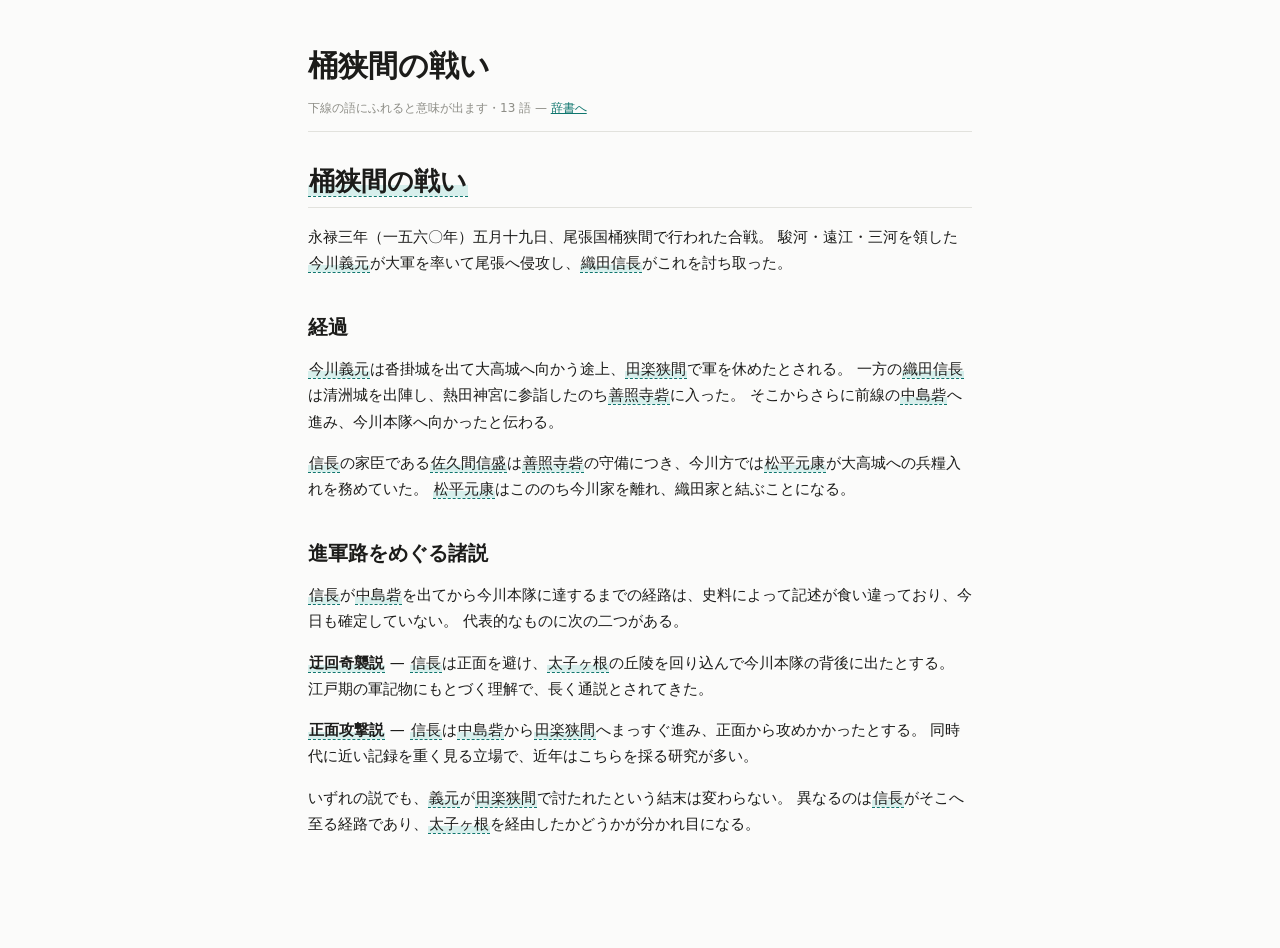
<file: sengoku-jidai/docs/桶狭間の戦い.html>
<!doctype html>
<html lang="ja">
<head>
<meta charset="utf-8">
<meta name="viewport" content="width=device-width, initial-scale=1">
<title>桶狭間の戦い</title>
<link rel="stylesheet" href="../assets/reader.css">
</head>
<body>
<div class="reader">
  <header class="reader-head">
    <h1>桶狭間の戦い</h1>
    <p class="reader-note">下線の語にふれると意味が出ます・13 語 — <a href="../">辞書へ</a></p>
  </header>
  <article class="doc"><h1 id="桶狭間の戦い"><a class="gloss-link" tabindex="0" data-gloss="桶狭間の戦い" data-count="1">桶狭間の戦い</a></h1>
<p>永禄三年（一五六〇年）五月十九日、尾張国桶狭間で行われた合戦。
駿河・遠江・三河を領した<a class="gloss-link" tabindex="0" data-gloss="今川義元" data-count="1">今川義元</a>が大軍を率いて尾張へ侵攻し、<a class="gloss-link" tabindex="0" data-gloss="織田信長" data-count="1">織田信長</a>がこれを討ち取った。</p>
<h2 id="経過">経過</h2>
<p><a class="gloss-link" tabindex="0" data-gloss="今川義元" data-count="1">今川義元</a>は沓掛城を出て大高城へ向かう途上、<a class="gloss-link" tabindex="0" data-gloss="田楽狭間" data-count="1">田楽狭間</a>で軍を休めたとされる。
一方の<a class="gloss-link" tabindex="0" data-gloss="織田信長" data-count="1">織田信長</a>は清洲城を出陣し、熱田神宮に参詣したのち<a class="gloss-link" tabindex="0" data-gloss="善照寺砦" data-count="1">善照寺砦</a>に入った。
そこからさらに前線の<a class="gloss-link" tabindex="0" data-gloss="中島砦" data-count="1">中島砦</a>へ進み、今川本隊へ向かったと伝わる。</p>
<p><a class="gloss-link" tabindex="0" data-gloss="信長" data-count="1">信長</a>の家臣である<a class="gloss-link" tabindex="0" data-gloss="佐久間信盛" data-count="1">佐久間信盛</a>は<a class="gloss-link" tabindex="0" data-gloss="善照寺砦" data-count="1">善照寺砦</a>の守備につき、今川方では<a class="gloss-link" tabindex="0" data-gloss="松平元康" data-count="1">松平元康</a>が大高城への兵糧入れを務めていた。
<a class="gloss-link" tabindex="0" data-gloss="松平元康" data-count="1">松平元康</a>はこののち今川家を離れ、織田家と結ぶことになる。</p>
<h2 id="進軍路をめぐる諸説">進軍路をめぐる諸説</h2>
<p><a class="gloss-link" tabindex="0" data-gloss="信長" data-count="1">信長</a>が<a class="gloss-link" tabindex="0" data-gloss="中島砦" data-count="1">中島砦</a>を出てから今川本隊に達するまでの経路は、史料によって記述が食い違っており、今日も確定していない。
代表的なものに次の二つがある。</p>
<p><strong><a class="gloss-link" tabindex="0" data-gloss="迂回奇襲説" data-count="1">迂回奇襲説</a></strong> — <a class="gloss-link" tabindex="0" data-gloss="信長" data-count="1">信長</a>は正面を避け、<a class="gloss-link" tabindex="0" data-gloss="太子ヶ根" data-count="1">太子ヶ根</a>の丘陵を回り込んで今川本隊の背後に出たとする。
江戸期の軍記物にもとづく理解で、長く通説とされてきた。</p>
<p><strong><a class="gloss-link" tabindex="0" data-gloss="正面攻撃説" data-count="1">正面攻撃説</a></strong> — <a class="gloss-link" tabindex="0" data-gloss="信長" data-count="1">信長</a>は<a class="gloss-link" tabindex="0" data-gloss="中島砦" data-count="1">中島砦</a>から<a class="gloss-link" tabindex="0" data-gloss="田楽狭間" data-count="1">田楽狭間</a>へまっすぐ進み、正面から攻めかかったとする。
同時代に近い記録を重く見る立場で、近年はこちらを採る研究が多い。</p>
<p>いずれの説でも、<a class="gloss-link" tabindex="0" data-gloss="義元" data-count="1">義元</a>が<a class="gloss-link" tabindex="0" data-gloss="田楽狭間" data-count="1">田楽狭間</a>で討たれたという結末は変わらない。
異なるのは<a class="gloss-link" tabindex="0" data-gloss="信長" data-count="1">信長</a>がそこへ至る経路であり、<a class="gloss-link" tabindex="0" data-gloss="太子ヶ根" data-count="1">太子ヶ根</a>を経由したかどうかが分かれ目になる。</p>
</article>
</div>
<div id="gloss-data" data-dict="{&quot;中島砦&quot;: {&quot;term&quot;: &quot;中島砦&quot;, &quot;found&quot;: true, &quot;count&quot;: 1, &quot;entries&quot;: [{&quot;term&quot;: &quot;中島砦&quot;, &quot;reading&quot;: &quot;なかじまとりで&quot;, &quot;aliases&quot;: [], &quot;excludes&quot;: [], &quot;category&quot;: &quot;地&quot;, &quot;subcategory&quot;: &quot;&quot;, &quot;summary&quot;: &quot;善照寺砦より前線にある織田方の砦。信長はここから今川本隊へ向かったと伝わる。&quot;, &quot;definition&quot;: &quot;善照寺砦より前線にある織田方の砦。\n\n信長はここから今川本隊へ向かったと伝わる。\n\n**進軍路が分かれるのはこの砦を出たあと**で、正面攻撃説ではここからまっすぐ田楽狭間へ向かう。&quot;, &quot;examples&quot;: [&quot;そこからさらに前線の中島砦へ進み、今川本隊へ向かったと伝わる。&quot;], &quot;when&quot;: &quot;&quot;, &quot;relations&quot;: [], &quot;former_refs&quot;: [], &quot;tags&quot;: [&quot;桶狭間&quot;], &quot;first_locator&quot;: &quot;&quot;, &quot;map&quot;: &quot;桶狭間&quot;, &quot;pin&quot;: [0.38, 0.34], &quot;line&quot;: [], &quot;area&quot;: [], &quot;slug&quot;: &quot;中島砦&quot;, &quot;scope&quot;: &quot;local&quot;, &quot;created_at&quot;: &quot;2026-08-07T10:00:00+09:00&quot;, &quot;updated_at&quot;: &quot;2026-08-07T10:00:00+09:00&quot;, &quot;ref&quot;: &quot;.local/地/中島砦&quot;, &quot;path_label&quot;: &quot;📁 地&quot;, &quot;definition_html&quot;: &quot;&lt;p&gt;&lt;a class=\&quot;gloss-link\&quot; tabindex=\&quot;0\&quot; data-gloss=\&quot;善照寺砦\&quot; data-count=\&quot;1\&quot;&gt;善照寺砦&lt;/a&gt;より前線にある織田方の砦。&lt;/p&gt;\n&lt;p&gt;&lt;a class=\&quot;gloss-link\&quot; tabindex=\&quot;0\&quot; data-gloss=\&quot;信長\&quot; data-count=\&quot;1\&quot;&gt;信長&lt;/a&gt;はここから今川本隊へ向かったと伝わる。&lt;/p&gt;\n&lt;p&gt;&lt;strong&gt;進軍路が分かれるのはこの砦を出たあと&lt;/strong&gt;で、&lt;a class=\&quot;gloss-link\&quot; tabindex=\&quot;0\&quot; data-gloss=\&quot;正面攻撃説\&quot; data-count=\&quot;1\&quot;&gt;正面攻撃説&lt;/a&gt;ではここからまっすぐ&lt;a class=\&quot;gloss-link\&quot; tabindex=\&quot;0\&quot; data-gloss=\&quot;田楽狭間\&quot; data-count=\&quot;1\&quot;&gt;田楽狭間&lt;/a&gt;へ向かう。&lt;/p&gt;\n&quot;, &quot;summary_html&quot;: &quot;&lt;p&gt;善照寺砦より前線にある織田方の砦。信長はここから今川本隊へ向かったと伝わる。&lt;/p&gt;\n&quot;, &quot;examples_html&quot;: [&quot;&lt;p&gt;そこからさらに前線の中島砦へ進み、今川本隊へ向かったと伝わる。&lt;/p&gt;\n&quot;], &quot;relations_resolved&quot;: [], &quot;backlinks&quot;: [], &quot;hidden&quot;: 0}]}, &quot;今川義元&quot;: {&quot;term&quot;: &quot;今川義元&quot;, &quot;found&quot;: true, &quot;count&quot;: 1, &quot;entries&quot;: [{&quot;term&quot;: &quot;今川義元&quot;, &quot;reading&quot;: &quot;いまがわよしもと&quot;, &quot;aliases&quot;: [&quot;義元&quot;], &quot;excludes&quot;: [], &quot;category&quot;: &quot;人&quot;, &quot;subcategory&quot;: &quot;今川家&quot;, &quot;summary&quot;: &quot;駿河・遠江・三河を領した戦国大名。大軍を率いて尾張へ侵攻したが、田楽狭間で織田信長に討たれた。&quot;, &quot;definition&quot;: &quot;駿河・遠江・三河を領した戦国大名。\n\n大軍を率いて尾張へ侵攻し、沓掛城を出て大高城へ向かう途上、田楽狭間で軍を休めたとされる。\nそこを織田信長に攻められ、討たれた。\n\n討たれた場所が田楽狭間であることは、どちらの説でも変わらない。&quot;, &quot;examples&quot;: [&quot;駿河・遠江・三河を領した今川義元が大軍を率いて尾張へ侵攻し、織田信長がこれを討ち取った。&quot;], &quot;when&quot;: &quot;&quot;, &quot;relations&quot;: [{&quot;to&quot;: &quot;徳川家康&quot;, &quot;label&quot;: &quot;松平元康として従える&quot;, &quot;back&quot;: &quot;&quot;, &quot;rank&quot;: &quot;下&quot;, &quot;reveal&quot;: &quot;&quot;, &quot;when&quot;: &quot;&quot;}], &quot;former_refs&quot;: [], &quot;tags&quot;: [&quot;今川家&quot;], &quot;first_locator&quot;: &quot;&quot;, &quot;map&quot;: &quot;&quot;, &quot;pin&quot;: [], &quot;line&quot;: [], &quot;area&quot;: [], &quot;slug&quot;: &quot;今川義元&quot;, &quot;scope&quot;: &quot;local&quot;, &quot;created_at&quot;: &quot;2026-08-07T10:00:00+09:00&quot;, &quot;updated_at&quot;: &quot;2026-08-07T10:00:00+09:00&quot;, &quot;ref&quot;: &quot;.local/人/今川義元&quot;, &quot;path_label&quot;: &quot;📁 人 / 今川家&quot;, &quot;definition_html&quot;: &quot;&lt;p&gt;駿河・遠江・三河を領した戦国大名。&lt;/p&gt;\n&lt;p&gt;大軍を率いて尾張へ侵攻し、沓掛城を出て大高城へ向かう途上、&lt;a class=\&quot;gloss-link\&quot; tabindex=\&quot;0\&quot; data-gloss=\&quot;田楽狭間\&quot; data-count=\&quot;1\&quot;&gt;田楽狭間&lt;/a&gt;で軍を休めたとされる。&lt;br&gt;\nそこを&lt;a class=\&quot;gloss-link\&quot; tabindex=\&quot;0\&quot; data-gloss=\&quot;織田信長\&quot; data-count=\&quot;1\&quot;&gt;織田信長&lt;/a&gt;に攻められ、討たれた。&lt;/p&gt;\n&lt;p&gt;討たれた場所が&lt;a class=\&quot;gloss-link\&quot; tabindex=\&quot;0\&quot; data-gloss=\&quot;田楽狭間\&quot; data-count=\&quot;1\&quot;&gt;田楽狭間&lt;/a&gt;であることは、どちらの説でも変わらない。&lt;/p&gt;\n&quot;, &quot;summary_html&quot;: &quot;&lt;p&gt;駿河・遠江・三河を領した戦国大名。大軍を率いて尾張へ侵攻したが、田楽狭間で織田信長に討たれた。&lt;/p&gt;\n&quot;, &quot;examples_html&quot;: [&quot;&lt;p&gt;駿河・遠江・三河を領した今川義元が大軍を率いて尾張へ侵攻し、織田信長がこれを討ち取った。&lt;/p&gt;\n&quot;], &quot;relations_resolved&quot;: [{&quot;to&quot;: &quot;徳川家康&quot;, &quot;label&quot;: &quot;松平元康として従える&quot;, &quot;back&quot;: &quot;&quot;, &quot;rank&quot;: &quot;下&quot;, &quot;reveal&quot;: &quot;&quot;, &quot;when&quot;: &quot;&quot;, &quot;when_at&quot;: null, &quot;when_inherited&quot;: false, &quot;when_about&quot;: false, &quot;mutual&quot;: false, &quot;missing&quot;: false, &quot;reason&quot;: &quot;&quot;, &quot;candidates&quot;: [], &quot;ref&quot;: &quot;.local/人/徳川家康&quot;, &quot;url&quot;: &quot;/glossary/.local/%E4%BA%BA/%E5%BE%B3%E5%B7%9D%E5%AE%B6%E5%BA%B7&quot;, &quot;term&quot;: &quot;徳川家康&quot;, &quot;path_label&quot;: &quot;📁 人 / 徳川家&quot;}], &quot;backlinks&quot;: [], &quot;hidden&quot;: 0}]}, &quot;佐久間信盛&quot;: {&quot;term&quot;: &quot;佐久間信盛&quot;, &quot;found&quot;: true, &quot;count&quot;: 1, &quot;entries&quot;: [{&quot;term&quot;: &quot;佐久間信盛&quot;, &quot;reading&quot;: &quot;さくまのぶもり&quot;, &quot;aliases&quot;: [], &quot;excludes&quot;: [], &quot;category&quot;: &quot;人&quot;, &quot;subcategory&quot;: &quot;織田家&quot;, &quot;summary&quot;: &quot;織田信長の家臣。桶狭間の戦いでは善照寺砦の守備についた。&quot;, &quot;definition&quot;: &quot;織田信長の家臣。\n\n桶狭間の戦いでは善照寺砦の守備についた。\n\n信長との上下関係は、進軍路がどちらの説であっても変わらない。&quot;, &quot;examples&quot;: [&quot;信長の家臣である佐久間信盛は善照寺砦の守備につき、今川方では松平元康が大高城への兵糧入れを務めていた。&quot;], &quot;when&quot;: &quot;&quot;, &quot;relations&quot;: [{&quot;to&quot;: &quot;善照寺砦&quot;, &quot;label&quot;: &quot;守備につく&quot;, &quot;back&quot;: &quot;&quot;, &quot;rank&quot;: &quot;&quot;, &quot;reveal&quot;: &quot;&quot;, &quot;when&quot;: &quot;1560-06-12 12:00 永禄三年五月十九日 昼ごろ&quot;}], &quot;former_refs&quot;: [], &quot;tags&quot;: [&quot;織田家&quot;], &quot;first_locator&quot;: &quot;&quot;, &quot;map&quot;: &quot;&quot;, &quot;pin&quot;: [], &quot;line&quot;: [], &quot;area&quot;: [], &quot;slug&quot;: &quot;佐久間信盛&quot;, &quot;scope&quot;: &quot;local&quot;, &quot;created_at&quot;: &quot;2026-08-07T10:00:00+09:00&quot;, &quot;updated_at&quot;: &quot;2026-08-07T10:00:00+09:00&quot;, &quot;ref&quot;: &quot;.local/人/佐久間信盛&quot;, &quot;path_label&quot;: &quot;📁 人 / 織田家&quot;, &quot;definition_html&quot;: &quot;&lt;p&gt;&lt;a class=\&quot;gloss-link\&quot; tabindex=\&quot;0\&quot; data-gloss=\&quot;織田信長\&quot; data-count=\&quot;1\&quot;&gt;織田信長&lt;/a&gt;の家臣。&lt;/p&gt;\n&lt;p&gt;&lt;a class=\&quot;gloss-link\&quot; tabindex=\&quot;0\&quot; data-gloss=\&quot;桶狭間の戦い\&quot; data-count=\&quot;1\&quot;&gt;桶狭間の戦い&lt;/a&gt;では&lt;a class=\&quot;gloss-link\&quot; tabindex=\&quot;0\&quot; data-gloss=\&quot;善照寺砦\&quot; data-count=\&quot;1\&quot;&gt;善照寺砦&lt;/a&gt;の守備についた。&lt;/p&gt;\n&lt;p&gt;&lt;a class=\&quot;gloss-link\&quot; tabindex=\&quot;0\&quot; data-gloss=\&quot;信長\&quot; data-count=\&quot;1\&quot;&gt;信長&lt;/a&gt;との上下関係は、進軍路がどちらの説であっても変わらない。&lt;/p&gt;\n&quot;, &quot;summary_html&quot;: &quot;&lt;p&gt;織田信長の家臣。桶狭間の戦いでは善照寺砦の守備についた。&lt;/p&gt;\n&quot;, &quot;examples_html&quot;: [&quot;&lt;p&gt;信長の家臣である佐久間信盛は善照寺砦の守備につき、今川方では松平元康が大高城への兵糧入れを務めていた。&lt;/p&gt;\n&quot;], &quot;relations_resolved&quot;: [{&quot;to&quot;: &quot;善照寺砦&quot;, &quot;label&quot;: &quot;守備につく&quot;, &quot;back&quot;: &quot;&quot;, &quot;rank&quot;: &quot;&quot;, &quot;reveal&quot;: &quot;&quot;, &quot;when&quot;: &quot;1560-06-12 12:00 永禄三年五月十九日 昼ごろ&quot;, &quot;when_at&quot;: 15600612120000, &quot;when_inherited&quot;: false, &quot;when_about&quot;: false, &quot;mutual&quot;: false, &quot;missing&quot;: false, &quot;reason&quot;: &quot;&quot;, &quot;candidates&quot;: [], &quot;ref&quot;: &quot;.local/地/善照寺砦&quot;, &quot;url&quot;: &quot;/glossary/.local/%E5%9C%B0/%E5%96%84%E7%85%A7%E5%AF%BA%E7%A0%A6&quot;, &quot;term&quot;: &quot;善照寺砦&quot;, &quot;path_label&quot;: &quot;📁 地&quot;}], &quot;backlinks&quot;: [], &quot;hidden&quot;: 0}]}, &quot;信長&quot;: {&quot;term&quot;: &quot;信長&quot;, &quot;found&quot;: true, &quot;count&quot;: 1, &quot;entries&quot;: [{&quot;term&quot;: &quot;織田信長&quot;, &quot;reading&quot;: &quot;おだのぶなが&quot;, &quot;aliases&quot;: [&quot;信長&quot;], &quot;excludes&quot;: [], &quot;category&quot;: &quot;人&quot;, &quot;subcategory&quot;: &quot;織田家&quot;, &quot;summary&quot;: &quot;尾張の戦国大名。桶狭間の戦いで今川義元を討ち、姉川の戦いで浅井・朝倉を破ったが、本能寺の変で明智光秀に討たれた。&quot;, &quot;definition&quot;: &quot;尾張の戦国大名。\n\n**三つの戦いすべてに出てくる。** 桶狭間の戦いでは今川義元を討ち、\n姉川の戦いでは徳川家康と組んで浅井・朝倉を破り、本能寺の変で明智光秀に討たれた。\n\nこのエントリに書いてあるのは**陣営の中の上下と、相手との間柄だけ**である。\nどの戦いに出たかは事件の側から指されているので、ここには書かない\n（用語ページの「この語を指している側」に並ぶ）。\n戦いが増えてもこのファイルが太らないのは、そのためである。&quot;, &quot;examples&quot;: [&quot;一方の織田信長は清洲城を出陣し、熱田神宮に参詣したのち善照寺砦に入った。&quot;], &quot;when&quot;: &quot;&quot;, &quot;relations&quot;: [{&quot;to&quot;: &quot;今川義元&quot;, &quot;label&quot;: &quot;田楽狭間で討ち取る&quot;, &quot;back&quot;: &quot;尾張へ攻め込む&quot;, &quot;rank&quot;: &quot;対等&quot;, &quot;reveal&quot;: &quot;&quot;, &quot;when&quot;: &quot;1560-06-12 永禄三年五月十九日&quot;}, {&quot;to&quot;: &quot;浅井長政&quot;, &quot;label&quot;: &quot;妹を嫁がせるが背かれる&quot;, &quot;back&quot;: &quot;旧い盟約を重んじて背く&quot;, &quot;rank&quot;: &quot;対等&quot;, &quot;reveal&quot;: &quot;&quot;, &quot;when&quot;: &quot;&quot;}, {&quot;to&quot;: &quot;徳川家康&quot;, &quot;label&quot;: &quot;同盟を結ぶ&quot;, &quot;back&quot;: &quot;今川家を離れて応じる&quot;, &quot;rank&quot;: &quot;対等&quot;, &quot;reveal&quot;: &quot;&quot;, &quot;when&quot;: &quot;1562 永禄五年（清洲同盟）&quot;}, {&quot;to&quot;: &quot;佐久間信盛&quot;, &quot;label&quot;: &quot;善照寺砦を任せる&quot;, &quot;back&quot;: &quot;&quot;, &quot;rank&quot;: &quot;下&quot;, &quot;reveal&quot;: &quot;&quot;, &quot;when&quot;: &quot;1560-06-12 永禄三年五月十九日&quot;}, {&quot;to&quot;: &quot;明智光秀&quot;, &quot;label&quot;: &quot;家臣として用いる&quot;, &quot;back&quot;: &quot;&quot;, &quot;rank&quot;: &quot;下&quot;, &quot;reveal&quot;: &quot;&quot;, &quot;when&quot;: &quot;&quot;}, {&quot;to&quot;: &quot;羽柴秀吉&quot;, &quot;label&quot;: &quot;家臣として用いる&quot;, &quot;back&quot;: &quot;&quot;, &quot;rank&quot;: &quot;下&quot;, &quot;reveal&quot;: &quot;&quot;, &quot;when&quot;: &quot;&quot;}, {&quot;to&quot;: &quot;織田信忠&quot;, &quot;label&quot;: &quot;嫡男&quot;, &quot;back&quot;: &quot;&quot;, &quot;rank&quot;: &quot;下&quot;, &quot;reveal&quot;: &quot;&quot;, &quot;when&quot;: &quot;&quot;}], &quot;former_refs&quot;: [], &quot;tags&quot;: [&quot;織田家&quot;], &quot;first_locator&quot;: &quot;&quot;, &quot;map&quot;: &quot;&quot;, &quot;pin&quot;: [], &quot;line&quot;: [], &quot;area&quot;: [], &quot;slug&quot;: &quot;織田信長&quot;, &quot;scope&quot;: &quot;local&quot;, &quot;created_at&quot;: &quot;2026-08-07T10:00:00+09:00&quot;, &quot;updated_at&quot;: &quot;2026-08-07T10:00:00+09:00&quot;, &quot;ref&quot;: &quot;.local/人/織田信長&quot;, &quot;path_label&quot;: &quot;📁 人 / 織田家&quot;, &quot;definition_html&quot;: &quot;&lt;p&gt;尾張の戦国大名。&lt;/p&gt;\n&lt;p&gt;&lt;strong&gt;三つの戦いすべてに出てくる。&lt;/strong&gt; &lt;a class=\&quot;gloss-link\&quot; tabindex=\&quot;0\&quot; data-gloss=\&quot;桶狭間の戦い\&quot; data-count=\&quot;1\&quot;&gt;桶狭間の戦い&lt;/a&gt;では&lt;a class=\&quot;gloss-link\&quot; tabindex=\&quot;0\&quot; data-gloss=\&quot;今川義元\&quot; data-count=\&quot;1\&quot;&gt;今川義元&lt;/a&gt;を討ち、&lt;br&gt;\n&lt;a class=\&quot;gloss-link\&quot; tabindex=\&quot;0\&quot; data-gloss=\&quot;姉川の戦い\&quot; data-count=\&quot;1\&quot;&gt;姉川の戦い&lt;/a&gt;では&lt;a class=\&quot;gloss-link\&quot; tabindex=\&quot;0\&quot; data-gloss=\&quot;徳川家康\&quot; data-count=\&quot;1\&quot;&gt;徳川家康&lt;/a&gt;と組んで浅井・朝倉を破り、&lt;a class=\&quot;gloss-link\&quot; tabindex=\&quot;0\&quot; data-gloss=\&quot;本能寺の変\&quot; data-count=\&quot;1\&quot;&gt;本能寺の変&lt;/a&gt;で&lt;a class=\&quot;gloss-link\&quot; tabindex=\&quot;0\&quot; data-gloss=\&quot;明智光秀\&quot; data-count=\&quot;1\&quot;&gt;明智光秀&lt;/a&gt;に討たれた。&lt;/p&gt;\n&lt;p&gt;このエントリに書いてあるのは&lt;strong&gt;陣営の中の上下と、相手との間柄だけ&lt;/strong&gt;である。&lt;br&gt;\nどの戦いに出たかは事件の側から指されているので、ここには書かない&lt;br&gt;\n（用語ページの「この語を指している側」に並ぶ）。&lt;br&gt;\n戦いが増えてもこのファイルが太らないのは、そのためである。&lt;/p&gt;\n&quot;, &quot;summary_html&quot;: &quot;&lt;p&gt;尾張の戦国大名。桶狭間の戦いで今川義元を討ち、姉川の戦いで浅井・朝倉を破ったが、本能寺の変で明智光秀に討たれた。&lt;/p&gt;\n&quot;, &quot;examples_html&quot;: [&quot;&lt;p&gt;一方の織田信長は清洲城を出陣し、熱田神宮に参詣したのち善照寺砦に入った。&lt;/p&gt;\n&quot;], &quot;relations_resolved&quot;: [{&quot;to&quot;: &quot;今川義元&quot;, &quot;label&quot;: &quot;田楽狭間で討ち取る&quot;, &quot;back&quot;: &quot;尾張へ攻め込む&quot;, &quot;rank&quot;: &quot;対等&quot;, &quot;reveal&quot;: &quot;&quot;, &quot;when&quot;: &quot;1560-06-12 永禄三年五月十九日&quot;, &quot;when_at&quot;: 15600612000000, &quot;when_inherited&quot;: false, &quot;when_about&quot;: false, &quot;mutual&quot;: true, &quot;missing&quot;: false, &quot;reason&quot;: &quot;&quot;, &quot;candidates&quot;: [], &quot;ref&quot;: &quot;.local/人/今川義元&quot;, &quot;url&quot;: &quot;/glossary/.local/%E4%BA%BA/%E4%BB%8A%E5%B7%9D%E7%BE%A9%E5%85%83&quot;, &quot;term&quot;: &quot;今川義元&quot;, &quot;path_label&quot;: &quot;📁 人 / 今川家&quot;}, {&quot;to&quot;: &quot;浅井長政&quot;, &quot;label&quot;: &quot;妹を嫁がせるが背かれる&quot;, &quot;back&quot;: &quot;旧い盟約を重んじて背く&quot;, &quot;rank&quot;: &quot;対等&quot;, &quot;reveal&quot;: &quot;&quot;, &quot;when&quot;: &quot;&quot;, &quot;when_at&quot;: null, &quot;when_inherited&quot;: false, &quot;when_about&quot;: false, &quot;mutual&quot;: true, &quot;missing&quot;: false, &quot;reason&quot;: &quot;&quot;, &quot;candidates&quot;: [], &quot;ref&quot;: &quot;.local/人/浅井長政&quot;, &quot;url&quot;: &quot;/glossary/.local/%E4%BA%BA/%E6%B5%85%E4%BA%95%E9%95%B7%E6%94%BF&quot;, &quot;term&quot;: &quot;浅井長政&quot;, &quot;path_label&quot;: &quot;📁 人 / 浅井・朝倉&quot;}, {&quot;to&quot;: &quot;徳川家康&quot;, &quot;label&quot;: &quot;同盟を結ぶ&quot;, &quot;back&quot;: &quot;今川家を離れて応じる&quot;, &quot;rank&quot;: &quot;対等&quot;, &quot;reveal&quot;: &quot;&quot;, &quot;when&quot;: &quot;1562 永禄五年（清洲同盟）&quot;, &quot;when_at&quot;: 15620000000000, &quot;when_inherited&quot;: false, &quot;when_about&quot;: false, &quot;mutual&quot;: true, &quot;missing&quot;: false, &quot;reason&quot;: &quot;&quot;, &quot;candidates&quot;: [], &quot;ref&quot;: &quot;.local/人/徳川家康&quot;, &quot;url&quot;: &quot;/glossary/.local/%E4%BA%BA/%E5%BE%B3%E5%B7%9D%E5%AE%B6%E5%BA%B7&quot;, &quot;term&quot;: &quot;徳川家康&quot;, &quot;path_label&quot;: &quot;📁 人 / 徳川家&quot;}, {&quot;to&quot;: &quot;佐久間信盛&quot;, &quot;label&quot;: &quot;善照寺砦を任せる&quot;, &quot;back&quot;: &quot;&quot;, &quot;rank&quot;: &quot;下&quot;, &quot;reveal&quot;: &quot;&quot;, &quot;when&quot;: &quot;1560-06-12 永禄三年五月十九日&quot;, &quot;when_at&quot;: 15600612000000, &quot;when_inherited&quot;: false, &quot;when_about&quot;: false, &quot;mutual&quot;: false, &quot;missing&quot;: false, &quot;reason&quot;: &quot;&quot;, &quot;candidates&quot;: [], &quot;ref&quot;: &quot;.local/人/佐久間信盛&quot;, &quot;url&quot;: &quot;/glossary/.local/%E4%BA%BA/%E4%BD%90%E4%B9%85%E9%96%93%E4%BF%A1%E7%9B%9B&quot;, &quot;term&quot;: &quot;佐久間信盛&quot;, &quot;path_label&quot;: &quot;📁 人 / 織田家&quot;}, {&quot;to&quot;: &quot;明智光秀&quot;, &quot;label&quot;: &quot;家臣として用いる&quot;, &quot;back&quot;: &quot;&quot;, &quot;rank&quot;: &quot;下&quot;, &quot;reveal&quot;: &quot;&quot;, &quot;when&quot;: &quot;&quot;, &quot;when_at&quot;: null, &quot;when_inherited&quot;: false, &quot;when_about&quot;: false, &quot;mutual&quot;: false, &quot;missing&quot;: false, &quot;reason&quot;: &quot;&quot;, &quot;candidates&quot;: [], &quot;ref&quot;: &quot;.local/人/明智光秀&quot;, &quot;url&quot;: &quot;/glossary/.local/%E4%BA%BA/%E6%98%8E%E6%99%BA%E5%85%89%E7%A7%80&quot;, &quot;term&quot;: &quot;明智光秀&quot;, &quot;path_label&quot;: &quot;📁 人 / 織田家&quot;}, {&quot;to&quot;: &quot;羽柴秀吉&quot;, &quot;label&quot;: &quot;家臣として用いる&quot;, &quot;back&quot;: &quot;&quot;, &quot;rank&quot;: &quot;下&quot;, &quot;reveal&quot;: &quot;&quot;, &quot;when&quot;: &quot;&quot;, &quot;when_at&quot;: null, &quot;when_inherited&quot;: false, &quot;when_about&quot;: false, &quot;mutual&quot;: false, &quot;missing&quot;: false, &quot;reason&quot;: &quot;&quot;, &quot;candidates&quot;: [], &quot;ref&quot;: &quot;.local/人/羽柴秀吉&quot;, &quot;url&quot;: &quot;/glossary/.local/%E4%BA%BA/%E7%BE%BD%E6%9F%B4%E7%A7%80%E5%90%89&quot;, &quot;term&quot;: &quot;羽柴秀吉&quot;, &quot;path_label&quot;: &quot;📁 人 / 織田家&quot;}, {&quot;to&quot;: &quot;織田信忠&quot;, &quot;label&quot;: &quot;嫡男&quot;, &quot;back&quot;: &quot;&quot;, &quot;rank&quot;: &quot;下&quot;, &quot;reveal&quot;: &quot;&quot;, &quot;when&quot;: &quot;&quot;, &quot;when_at&quot;: null, &quot;when_inherited&quot;: false, &quot;when_about&quot;: false, &quot;mutual&quot;: false, &quot;missing&quot;: false, &quot;reason&quot;: &quot;&quot;, &quot;candidates&quot;: [], &quot;ref&quot;: &quot;.local/人/織田信忠&quot;, &quot;url&quot;: &quot;/glossary/.local/%E4%BA%BA/%E7%B9%94%E7%94%B0%E4%BF%A1%E5%BF%A0&quot;, &quot;term&quot;: &quot;織田信忠&quot;, &quot;path_label&quot;: &quot;📁 人 / 織田家&quot;}], &quot;backlinks&quot;: [], &quot;hidden&quot;: 0}]}, &quot;善照寺砦&quot;: {&quot;term&quot;: &quot;善照寺砦&quot;, &quot;found&quot;: true, &quot;count&quot;: 1, &quot;entries&quot;: [{&quot;term&quot;: &quot;善照寺砦&quot;, &quot;reading&quot;: &quot;ぜんしょうじとりで&quot;, &quot;aliases&quot;: [], &quot;excludes&quot;: [], &quot;category&quot;: &quot;地&quot;, &quot;subcategory&quot;: &quot;&quot;, &quot;summary&quot;: &quot;織田方の砦。桶狭間の戦いで信長は清洲城を出たあとここに入り、佐久間信盛が守備についた。&quot;, &quot;definition&quot;: &quot;織田方の砦。\n\n信長は清洲城を出たあとここに入り、佐久間信盛が守備についた。\n\nどちらの説でも通る場所なので、進軍路が分かれるのはここから先になる。\n\n**中島砦への線は、説に依らない共通の経路**なのでここに書いてある。\n分岐したあとの経路（太子ヶ根を通るかどうか）は説ごとに違うので、こちらには書けない。&quot;, &quot;examples&quot;: [&quot;一方の織田信長は清洲城を出陣し、熱田神宮に参詣したのち善照寺砦に入った。&quot;], &quot;when&quot;: &quot;&quot;, &quot;relations&quot;: [{&quot;to&quot;: &quot;中島砦&quot;, &quot;label&quot;: &quot;ここから前線へ進む&quot;, &quot;back&quot;: &quot;&quot;, &quot;rank&quot;: &quot;&quot;, &quot;reveal&quot;: &quot;&quot;, &quot;when&quot;: &quot;1560-06-12 12:00 永禄三年五月十九日 昼ごろ&quot;}], &quot;former_refs&quot;: [], &quot;tags&quot;: [&quot;桶狭間&quot;], &quot;first_locator&quot;: &quot;&quot;, &quot;map&quot;: &quot;桶狭間&quot;, &quot;pin&quot;: [0.2, 0.24], &quot;line&quot;: [], &quot;area&quot;: [], &quot;slug&quot;: &quot;善照寺砦&quot;, &quot;scope&quot;: &quot;local&quot;, &quot;created_at&quot;: &quot;2026-08-07T10:00:00+09:00&quot;, &quot;updated_at&quot;: &quot;2026-08-07T10:00:00+09:00&quot;, &quot;ref&quot;: &quot;.local/地/善照寺砦&quot;, &quot;path_label&quot;: &quot;📁 地&quot;, &quot;definition_html&quot;: &quot;&lt;p&gt;織田方の砦。&lt;/p&gt;\n&lt;p&gt;&lt;a class=\&quot;gloss-link\&quot; tabindex=\&quot;0\&quot; data-gloss=\&quot;信長\&quot; data-count=\&quot;1\&quot;&gt;信長&lt;/a&gt;は清洲城を出たあとここに入り、&lt;a class=\&quot;gloss-link\&quot; tabindex=\&quot;0\&quot; data-gloss=\&quot;佐久間信盛\&quot; data-count=\&quot;1\&quot;&gt;佐久間信盛&lt;/a&gt;が守備についた。&lt;/p&gt;\n&lt;p&gt;どちらの説でも通る場所なので、進軍路が分かれるのはここから先になる。&lt;/p&gt;\n&lt;p&gt;&lt;strong&gt;&lt;a class=\&quot;gloss-link\&quot; tabindex=\&quot;0\&quot; data-gloss=\&quot;中島砦\&quot; data-count=\&quot;1\&quot;&gt;中島砦&lt;/a&gt;への線は、説に依らない共通の経路&lt;/strong&gt;なのでここに書いてある。&lt;br&gt;\n分岐したあとの経路（&lt;a class=\&quot;gloss-link\&quot; tabindex=\&quot;0\&quot; data-gloss=\&quot;太子ヶ根\&quot; data-count=\&quot;1\&quot;&gt;太子ヶ根&lt;/a&gt;を通るかどうか）は説ごとに違うので、こちらには書けない。&lt;/p&gt;\n&quot;, &quot;summary_html&quot;: &quot;&lt;p&gt;織田方の砦。桶狭間の戦いで信長は清洲城を出たあとここに入り、佐久間信盛が守備についた。&lt;/p&gt;\n&quot;, &quot;examples_html&quot;: [&quot;&lt;p&gt;一方の織田信長は清洲城を出陣し、熱田神宮に参詣したのち善照寺砦に入った。&lt;/p&gt;\n&quot;], &quot;relations_resolved&quot;: [{&quot;to&quot;: &quot;中島砦&quot;, &quot;label&quot;: &quot;ここから前線へ進む&quot;, &quot;back&quot;: &quot;&quot;, &quot;rank&quot;: &quot;&quot;, &quot;reveal&quot;: &quot;&quot;, &quot;when&quot;: &quot;1560-06-12 12:00 永禄三年五月十九日 昼ごろ&quot;, &quot;when_at&quot;: 15600612120000, &quot;when_inherited&quot;: false, &quot;when_about&quot;: false, &quot;mutual&quot;: false, &quot;missing&quot;: false, &quot;reason&quot;: &quot;&quot;, &quot;candidates&quot;: [], &quot;ref&quot;: &quot;.local/地/中島砦&quot;, &quot;url&quot;: &quot;/glossary/.local/%E5%9C%B0/%E4%B8%AD%E5%B3%B6%E7%A0%A6&quot;, &quot;term&quot;: &quot;中島砦&quot;, &quot;path_label&quot;: &quot;📁 地&quot;}], &quot;backlinks&quot;: [], &quot;hidden&quot;: 0}]}, &quot;太子ヶ根&quot;: {&quot;term&quot;: &quot;太子ヶ根&quot;, &quot;found&quot;: true, &quot;count&quot;: 1, &quot;entries&quot;: [{&quot;term&quot;: &quot;太子ヶ根&quot;, &quot;reading&quot;: &quot;たいしがね&quot;, &quot;aliases&quot;: [], &quot;excludes&quot;: [], &quot;category&quot;: &quot;地&quot;, &quot;subcategory&quot;: &quot;&quot;, &quot;summary&quot;: &quot;桶狭間の北にある丘陵。迂回奇襲説では、信長がここを回り込んで今川本隊の背後に出たとされる。&quot;, &quot;definition&quot;: &quot;桶狭間の北にある丘陵。\n\n迂回奇襲説では、信長がここを回り込んで今川本隊の背後に出たとされる。\n\n**正面攻撃説では通らない。** 二つの説の分かれ目がこの場所で、\n太子ヶ根を経由したかどうかがそのまま説の違いになる。\n\n地図では**点ではなく領域**にしてある（丘陵なので広がりを持つ）。&quot;, &quot;examples&quot;: [&quot;信長は正面を避け、太子ヶ根の丘陵を回り込んで今川本隊の背後に出たとする。&quot;], &quot;when&quot;: &quot;&quot;, &quot;relations&quot;: [], &quot;former_refs&quot;: [], &quot;tags&quot;: [&quot;桶狭間&quot;], &quot;first_locator&quot;: &quot;&quot;, &quot;map&quot;: &quot;桶狭間&quot;, &quot;pin&quot;: [], &quot;line&quot;: [], &quot;area&quot;: [[0.4, 0.12], [0.62, 0.1], [0.68, 0.2], [0.58, 0.25], [0.42, 0.2]], &quot;slug&quot;: &quot;太子ヶ根&quot;, &quot;scope&quot;: &quot;local&quot;, &quot;created_at&quot;: &quot;2026-08-07T10:00:00+09:00&quot;, &quot;updated_at&quot;: &quot;2026-08-07T10:00:00+09:00&quot;, &quot;ref&quot;: &quot;.local/地/太子ヶ根&quot;, &quot;path_label&quot;: &quot;📁 地&quot;, &quot;definition_html&quot;: &quot;&lt;p&gt;桶狭間の北にある丘陵。&lt;/p&gt;\n&lt;p&gt;&lt;a class=\&quot;gloss-link\&quot; tabindex=\&quot;0\&quot; data-gloss=\&quot;迂回奇襲説\&quot; data-count=\&quot;1\&quot;&gt;迂回奇襲説&lt;/a&gt;では、&lt;a class=\&quot;gloss-link\&quot; tabindex=\&quot;0\&quot; data-gloss=\&quot;信長\&quot; data-count=\&quot;1\&quot;&gt;信長&lt;/a&gt;がここを回り込んで今川本隊の背後に出たとされる。&lt;/p&gt;\n&lt;p&gt;&lt;strong&gt;&lt;a class=\&quot;gloss-link\&quot; tabindex=\&quot;0\&quot; data-gloss=\&quot;正面攻撃説\&quot; data-count=\&quot;1\&quot;&gt;正面攻撃説&lt;/a&gt;では通らない。&lt;/strong&gt; 二つの説の分かれ目がこの場所で、&lt;br&gt;\n太子ヶ根を経由したかどうかがそのまま説の違いになる。&lt;/p&gt;\n&lt;p&gt;地図では&lt;strong&gt;点ではなく領域&lt;/strong&gt;にしてある（丘陵なので広がりを持つ）。&lt;/p&gt;\n&quot;, &quot;summary_html&quot;: &quot;&lt;p&gt;桶狭間の北にある丘陵。迂回奇襲説では、信長がここを回り込んで今川本隊の背後に出たとされる。&lt;/p&gt;\n&quot;, &quot;examples_html&quot;: [&quot;&lt;p&gt;信長は正面を避け、太子ヶ根の丘陵を回り込んで今川本隊の背後に出たとする。&lt;/p&gt;\n&quot;], &quot;relations_resolved&quot;: [], &quot;backlinks&quot;: [], &quot;hidden&quot;: 0}]}, &quot;松平元康&quot;: {&quot;term&quot;: &quot;松平元康&quot;, &quot;found&quot;: true, &quot;count&quot;: 1, &quot;entries&quot;: [{&quot;term&quot;: &quot;徳川家康&quot;, &quot;reading&quot;: &quot;とくがわいえやす&quot;, &quot;aliases&quot;: [&quot;松平元康&quot;], &quot;excludes&quot;: [], &quot;category&quot;: &quot;人&quot;, &quot;subcategory&quot;: &quot;徳川家&quot;, &quot;summary&quot;: &quot;三河の武将。桶狭間の戦いでは松平元康と名乗って今川方に従軍し、のちに今川家を離れて織田信長と結び、姉川の戦いでは織田方として戦った。&quot;, &quot;definition&quot;: &quot;三河の武将。\n\n**この辞書でいちばん分かりやすく「時間が主軸」を示す人物。**\n桶狭間の戦いでは松平元康と名乗り、今川方として大高城への兵糧入れを務めていた。\nのちに今川家を離れて織田信長と結び、姉川の戦いでは織田方として戦っている。\n\n名乗りが変わっても**エントリは 1 つ**で、古い呼び名は別名にしてある。\nそうしないと本文の「松平元康」がリンクにならず、同じ人物が二つに割れる。&quot;, &quot;examples&quot;: [&quot;徳川家康はかつて松平元康と名乗り、桶狭間の戦いでは今川方として従軍していた。&quot;], &quot;when&quot;: &quot;&quot;, &quot;relations&quot;: [], &quot;former_refs&quot;: [], &quot;tags&quot;: [&quot;徳川家&quot;], &quot;first_locator&quot;: &quot;&quot;, &quot;map&quot;: &quot;&quot;, &quot;pin&quot;: [], &quot;line&quot;: [], &quot;area&quot;: [], &quot;slug&quot;: &quot;徳川家康&quot;, &quot;scope&quot;: &quot;local&quot;, &quot;created_at&quot;: &quot;2026-08-07T10:00:00+09:00&quot;, &quot;updated_at&quot;: &quot;2026-08-07T10:00:00+09:00&quot;, &quot;ref&quot;: &quot;.local/人/徳川家康&quot;, &quot;path_label&quot;: &quot;📁 人 / 徳川家&quot;, &quot;definition_html&quot;: &quot;&lt;p&gt;三河の武将。&lt;/p&gt;\n&lt;p&gt;&lt;strong&gt;この辞書でいちばん分かりやすく「時間が主軸」を示す人物。&lt;/strong&gt;&lt;br&gt;\n&lt;a class=\&quot;gloss-link\&quot; tabindex=\&quot;0\&quot; data-gloss=\&quot;桶狭間の戦い\&quot; data-count=\&quot;1\&quot;&gt;桶狭間の戦い&lt;/a&gt;では松平元康と名乗り、今川方として大高城への兵糧入れを務めていた。&lt;br&gt;\nのちに今川家を離れて&lt;a class=\&quot;gloss-link\&quot; tabindex=\&quot;0\&quot; data-gloss=\&quot;織田信長\&quot; data-count=\&quot;1\&quot;&gt;織田信長&lt;/a&gt;と結び、&lt;a class=\&quot;gloss-link\&quot; tabindex=\&quot;0\&quot; data-gloss=\&quot;姉川の戦い\&quot; data-count=\&quot;1\&quot;&gt;姉川の戦い&lt;/a&gt;では織田方として戦っている。&lt;/p&gt;\n&lt;p&gt;名乗りが変わっても&lt;strong&gt;エントリは 1 つ&lt;/strong&gt;で、古い呼び名は別名にしてある。&lt;br&gt;\nそうしないと本文の「松平元康」がリンクにならず、同じ人物が二つに割れる。&lt;/p&gt;\n&quot;, &quot;summary_html&quot;: &quot;&lt;p&gt;三河の武将。桶狭間の戦いでは松平元康と名乗って今川方に従軍し、のちに今川家を離れて織田信長と結び、姉川の戦いでは織田方として戦った。&lt;/p&gt;\n&quot;, &quot;examples_html&quot;: [&quot;&lt;p&gt;徳川家康はかつて松平元康と名乗り、桶狭間の戦いでは今川方として従軍していた。&lt;/p&gt;\n&quot;], &quot;relations_resolved&quot;: [], &quot;backlinks&quot;: [], &quot;hidden&quot;: 0}]}, &quot;桶狭間の戦い&quot;: {&quot;term&quot;: &quot;桶狭間の戦い&quot;, &quot;found&quot;: true, &quot;count&quot;: 1, &quot;entries&quot;: [{&quot;term&quot;: &quot;桶狭間の戦い&quot;, &quot;reading&quot;: &quot;おけはざまのたたかい&quot;, &quot;aliases&quot;: [], &quot;excludes&quot;: [], &quot;category&quot;: &quot;事件&quot;, &quot;subcategory&quot;: &quot;&quot;, &quot;summary&quot;: &quot;永禄三年（一五六〇年）、尾張国桶狭間で行われた合戦。今川義元が尾張へ侵攻し、織田信長がこれを討ち取った。&quot;, &quot;definition&quot;: &quot;尾張国桶狭間で行われた合戦。\n今川義元が大軍を率いて尾張へ侵攻し、織田信長がこれを討ち取った。\n\n戦いそのものの結末は動かないが、**信長が今川本隊へ至るまでの経路は確定していない**。\n史料によって記述が食い違うため、代表的な理解が二つに分かれている。\n\n**説によって変わらない事実は、説ではなくこの事件が持つ。**\n誰が当事者かも、田楽狭間で決着したことも、どちらの説を採っても動かない。\n説が持つのは「その説でだけ言えること」——通った場所と、そこへ至る道筋である。&quot;, &quot;examples&quot;: [&quot;駿河・遠江・三河を領した今川義元が大軍を率いて尾張へ侵攻し、織田信長がこれを討ち取った。&quot;], &quot;when&quot;: &quot;1560-06-12 永禄三年五月十九日&quot;, &quot;relations&quot;: [{&quot;to&quot;: &quot;織田信長&quot;, &quot;label&quot;: &quot;尾張方の大将&quot;, &quot;back&quot;: &quot;&quot;, &quot;rank&quot;: &quot;&quot;, &quot;reveal&quot;: &quot;&quot;, &quot;when&quot;: &quot;&quot;}, {&quot;to&quot;: &quot;今川義元&quot;, &quot;label&quot;: &quot;討たれた側の大将&quot;, &quot;back&quot;: &quot;&quot;, &quot;rank&quot;: &quot;&quot;, &quot;reveal&quot;: &quot;&quot;, &quot;when&quot;: &quot;&quot;}, {&quot;to&quot;: &quot;徳川家康&quot;, &quot;label&quot;: &quot;今川方として従軍&quot;, &quot;back&quot;: &quot;&quot;, &quot;rank&quot;: &quot;&quot;, &quot;reveal&quot;: &quot;&quot;, &quot;when&quot;: &quot;&quot;}, {&quot;to&quot;: &quot;田楽狭間&quot;, &quot;label&quot;: &quot;決着の地&quot;, &quot;back&quot;: &quot;&quot;, &quot;rank&quot;: &quot;&quot;, &quot;reveal&quot;: &quot;&quot;, &quot;when&quot;: &quot;&quot;}, {&quot;to&quot;: &quot;迂回奇襲説&quot;, &quot;label&quot;: &quot;進軍路の説&quot;, &quot;back&quot;: &quot;&quot;, &quot;rank&quot;: &quot;&quot;, &quot;reveal&quot;: &quot;&quot;, &quot;when&quot;: &quot;&quot;}, {&quot;to&quot;: &quot;正面攻撃説&quot;, &quot;label&quot;: &quot;進軍路の説&quot;, &quot;back&quot;: &quot;&quot;, &quot;rank&quot;: &quot;&quot;, &quot;reveal&quot;: &quot;&quot;, &quot;when&quot;: &quot;&quot;}], &quot;former_refs&quot;: [], &quot;tags&quot;: [&quot;桶狭間&quot;], &quot;first_locator&quot;: &quot;&quot;, &quot;map&quot;: &quot;中部近畿&quot;, &quot;pin&quot;: [0.76, 0.4], &quot;line&quot;: [], &quot;area&quot;: [], &quot;slug&quot;: &quot;桶狭間の戦い&quot;, &quot;scope&quot;: &quot;local&quot;, &quot;created_at&quot;: &quot;2026-08-07T10:00:00+09:00&quot;, &quot;updated_at&quot;: &quot;2026-08-07T10:00:00+09:00&quot;, &quot;ref&quot;: &quot;.local/事件/桶狭間の戦い&quot;, &quot;path_label&quot;: &quot;📁 事件&quot;, &quot;definition_html&quot;: &quot;&lt;p&gt;尾張国桶狭間で行われた合戦。&lt;br&gt;\n&lt;a class=\&quot;gloss-link\&quot; tabindex=\&quot;0\&quot; data-gloss=\&quot;今川義元\&quot; data-count=\&quot;1\&quot;&gt;今川義元&lt;/a&gt;が大軍を率いて尾張へ侵攻し、&lt;a class=\&quot;gloss-link\&quot; tabindex=\&quot;0\&quot; data-gloss=\&quot;織田信長\&quot; data-count=\&quot;1\&quot;&gt;織田信長&lt;/a&gt;がこれを討ち取った。&lt;/p&gt;\n&lt;p&gt;戦いそのものの結末は動かないが、&lt;strong&gt;&lt;a class=\&quot;gloss-link\&quot; tabindex=\&quot;0\&quot; data-gloss=\&quot;信長\&quot; data-count=\&quot;1\&quot;&gt;信長&lt;/a&gt;が今川本隊へ至るまでの経路は確定していない&lt;/strong&gt;。&lt;br&gt;\n史料によって記述が食い違うため、代表的な理解が二つに分かれている。&lt;/p&gt;\n&lt;p&gt;&lt;strong&gt;説によって変わらない事実は、説ではなくこの事件が持つ。&lt;/strong&gt;&lt;br&gt;\n誰が当事者かも、&lt;a class=\&quot;gloss-link\&quot; tabindex=\&quot;0\&quot; data-gloss=\&quot;田楽狭間\&quot; data-count=\&quot;1\&quot;&gt;田楽狭間&lt;/a&gt;で決着したことも、どちらの説を採っても動かない。&lt;br&gt;\n説が持つのは「その説でだけ言えること」——通った場所と、そこへ至る道筋である。&lt;/p&gt;\n&quot;, &quot;summary_html&quot;: &quot;&lt;p&gt;永禄三年（一五六〇年）、尾張国桶狭間で行われた合戦。今川義元が尾張へ侵攻し、織田信長がこれを討ち取った。&lt;/p&gt;\n&quot;, &quot;examples_html&quot;: [&quot;&lt;p&gt;駿河・遠江・三河を領した今川義元が大軍を率いて尾張へ侵攻し、織田信長がこれを討ち取った。&lt;/p&gt;\n&quot;], &quot;relations_resolved&quot;: [{&quot;to&quot;: &quot;織田信長&quot;, &quot;label&quot;: &quot;尾張方の大将&quot;, &quot;back&quot;: &quot;&quot;, &quot;rank&quot;: &quot;&quot;, &quot;reveal&quot;: &quot;&quot;, &quot;when&quot;: &quot;1560-06-12 永禄三年五月十九日&quot;, &quot;when_at&quot;: 15600612000000, &quot;when_inherited&quot;: true, &quot;when_about&quot;: false, &quot;mutual&quot;: false, &quot;missing&quot;: false, &quot;reason&quot;: &quot;&quot;, &quot;candidates&quot;: [], &quot;ref&quot;: &quot;.local/人/織田信長&quot;, &quot;url&quot;: &quot;/glossary/.local/%E4%BA%BA/%E7%B9%94%E7%94%B0%E4%BF%A1%E9%95%B7&quot;, &quot;term&quot;: &quot;織田信長&quot;, &quot;path_label&quot;: &quot;📁 人 / 織田家&quot;}, {&quot;to&quot;: &quot;今川義元&quot;, &quot;label&quot;: &quot;討たれた側の大将&quot;, &quot;back&quot;: &quot;&quot;, &quot;rank&quot;: &quot;&quot;, &quot;reveal&quot;: &quot;&quot;, &quot;when&quot;: &quot;1560-06-12 永禄三年五月十九日&quot;, &quot;when_at&quot;: 15600612000000, &quot;when_inherited&quot;: true, &quot;when_about&quot;: false, &quot;mutual&quot;: false, &quot;missing&quot;: false, &quot;reason&quot;: &quot;&quot;, &quot;candidates&quot;: [], &quot;ref&quot;: &quot;.local/人/今川義元&quot;, &quot;url&quot;: &quot;/glossary/.local/%E4%BA%BA/%E4%BB%8A%E5%B7%9D%E7%BE%A9%E5%85%83&quot;, &quot;term&quot;: &quot;今川義元&quot;, &quot;path_label&quot;: &quot;📁 人 / 今川家&quot;}, {&quot;to&quot;: &quot;徳川家康&quot;, &quot;label&quot;: &quot;今川方として従軍&quot;, &quot;back&quot;: &quot;&quot;, &quot;rank&quot;: &quot;&quot;, &quot;reveal&quot;: &quot;&quot;, &quot;when&quot;: &quot;1560-06-12 永禄三年五月十九日&quot;, &quot;when_at&quot;: 15600612000000, &quot;when_inherited&quot;: true, &quot;when_about&quot;: false, &quot;mutual&quot;: false, &quot;missing&quot;: false, &quot;reason&quot;: &quot;&quot;, &quot;candidates&quot;: [], &quot;ref&quot;: &quot;.local/人/徳川家康&quot;, &quot;url&quot;: &quot;/glossary/.local/%E4%BA%BA/%E5%BE%B3%E5%B7%9D%E5%AE%B6%E5%BA%B7&quot;, &quot;term&quot;: &quot;徳川家康&quot;, &quot;path_label&quot;: &quot;📁 人 / 徳川家&quot;}, {&quot;to&quot;: &quot;田楽狭間&quot;, &quot;label&quot;: &quot;決着の地&quot;, &quot;back&quot;: &quot;&quot;, &quot;rank&quot;: &quot;&quot;, &quot;reveal&quot;: &quot;&quot;, &quot;when&quot;: &quot;1560-06-12 永禄三年五月十九日&quot;, &quot;when_at&quot;: 15600612000000, &quot;when_inherited&quot;: true, &quot;when_about&quot;: false, &quot;mutual&quot;: false, &quot;missing&quot;: false, &quot;reason&quot;: &quot;&quot;, &quot;candidates&quot;: [], &quot;ref&quot;: &quot;.local/地/田楽狭間&quot;, &quot;url&quot;: &quot;/glossary/.local/%E5%9C%B0/%E7%94%B0%E6%A5%BD%E7%8B%AD%E9%96%93&quot;, &quot;term&quot;: &quot;田楽狭間&quot;, &quot;path_label&quot;: &quot;📁 地&quot;}, {&quot;to&quot;: &quot;迂回奇襲説&quot;, &quot;label&quot;: &quot;進軍路の説&quot;, &quot;back&quot;: &quot;&quot;, &quot;rank&quot;: &quot;&quot;, &quot;reveal&quot;: &quot;&quot;, &quot;when&quot;: &quot;1560-06-12 永禄三年五月十九日&quot;, &quot;when_at&quot;: 15600612000000, &quot;when_inherited&quot;: true, &quot;when_about&quot;: false, &quot;mutual&quot;: false, &quot;missing&quot;: false, &quot;reason&quot;: &quot;&quot;, &quot;candidates&quot;: [], &quot;ref&quot;: &quot;.local/説/迂回奇襲説&quot;, &quot;url&quot;: &quot;/glossary/.local/%E8%AA%AC/%E8%BF%82%E5%9B%9E%E5%A5%87%E8%A5%B2%E8%AA%AC&quot;, &quot;term&quot;: &quot;迂回奇襲説&quot;, &quot;path_label&quot;: &quot;📁 説&quot;}, {&quot;to&quot;: &quot;正面攻撃説&quot;, &quot;label&quot;: &quot;進軍路の説&quot;, &quot;back&quot;: &quot;&quot;, &quot;rank&quot;: &quot;&quot;, &quot;reveal&quot;: &quot;&quot;, &quot;when&quot;: &quot;1560-06-12 永禄三年五月十九日&quot;, &quot;when_at&quot;: 15600612000000, &quot;when_inherited&quot;: true, &quot;when_about&quot;: false, &quot;mutual&quot;: false, &quot;missing&quot;: false, &quot;reason&quot;: &quot;&quot;, &quot;candidates&quot;: [], &quot;ref&quot;: &quot;.local/説/正面攻撃説&quot;, &quot;url&quot;: &quot;/glossary/.local/%E8%AA%AC/%E6%AD%A3%E9%9D%A2%E6%94%BB%E6%92%83%E8%AA%AC&quot;, &quot;term&quot;: &quot;正面攻撃説&quot;, &quot;path_label&quot;: &quot;📁 説&quot;}], &quot;backlinks&quot;: [], &quot;hidden&quot;: 0}]}, &quot;正面攻撃説&quot;: {&quot;term&quot;: &quot;正面攻撃説&quot;, &quot;found&quot;: true, &quot;count&quot;: 1, &quot;entries&quot;: [{&quot;term&quot;: &quot;正面攻撃説&quot;, &quot;reading&quot;: &quot;しょうめんこうげきせつ&quot;, &quot;aliases&quot;: [], &quot;excludes&quot;: [], &quot;category&quot;: &quot;説&quot;, &quot;subcategory&quot;: &quot;&quot;, &quot;summary&quot;: &quot;桶狭間の戦いで、織田信長が中島砦から田楽狭間へまっすぐ進み、正面から攻めかかったとする説。同時代に近い記録を重く見る立場で、近年はこちらを採る研究が多い。&quot;, &quot;definition&quot;: &quot;信長は中島砦から田楽狭間へまっすぐ進み、正面から攻めかかったとする理解。\n\n同時代に近い記録を重く見る立場で、近年はこちらを採る研究が多い。\n太子ヶ根を経由しないため、迂回奇襲説とは通った場所そのものが違う。\n\n奇襲であったかどうかについても、地形と天候によって接近が気づかれなかっただけとする見方がある。&quot;, &quot;examples&quot;: [&quot;信長は中島砦から田楽狭間へまっすぐ進み、正面から攻めかかったとする。&quot;], &quot;when&quot;: &quot;&quot;, &quot;relations&quot;: [{&quot;to&quot;: &quot;織田信長&quot;, &quot;label&quot;: &quot;中島砦から正面へ進む&quot;, &quot;back&quot;: &quot;&quot;, &quot;rank&quot;: &quot;&quot;, &quot;reveal&quot;: &quot;&quot;, &quot;when&quot;: &quot;&quot;}, {&quot;to&quot;: &quot;中島砦&quot;, &quot;label&quot;: &quot;ここから正面へ向かう&quot;, &quot;back&quot;: &quot;&quot;, &quot;rank&quot;: &quot;&quot;, &quot;reveal&quot;: &quot;&quot;, &quot;when&quot;: &quot;1560-06-12 13:00 永禄三年五月十九日 昼過ぎ&quot;}, {&quot;to&quot;: &quot;田楽狭間&quot;, &quot;label&quot;: &quot;正面から攻めかかる&quot;, &quot;back&quot;: &quot;&quot;, &quot;rank&quot;: &quot;&quot;, &quot;reveal&quot;: &quot;&quot;, &quot;when&quot;: &quot;1560-06-12 14:00 永禄三年五月十九日 未の刻ごろ&quot;}], &quot;former_refs&quot;: [], &quot;tags&quot;: [&quot;桶狭間&quot;], &quot;first_locator&quot;: &quot;&quot;, &quot;map&quot;: &quot;桶狭間&quot;, &quot;pin&quot;: [], &quot;line&quot;: [[0.38, 0.34], [0.67, 0.53]], &quot;area&quot;: [], &quot;slug&quot;: &quot;正面攻撃説&quot;, &quot;scope&quot;: &quot;local&quot;, &quot;created_at&quot;: &quot;2026-08-07T10:00:00+09:00&quot;, &quot;updated_at&quot;: &quot;2026-08-07T10:00:00+09:00&quot;, &quot;ref&quot;: &quot;.local/説/正面攻撃説&quot;, &quot;path_label&quot;: &quot;📁 説&quot;, &quot;definition_html&quot;: &quot;&lt;p&gt;&lt;a class=\&quot;gloss-link\&quot; tabindex=\&quot;0\&quot; data-gloss=\&quot;信長\&quot; data-count=\&quot;1\&quot;&gt;信長&lt;/a&gt;は&lt;a class=\&quot;gloss-link\&quot; tabindex=\&quot;0\&quot; data-gloss=\&quot;中島砦\&quot; data-count=\&quot;1\&quot;&gt;中島砦&lt;/a&gt;から&lt;a class=\&quot;gloss-link\&quot; tabindex=\&quot;0\&quot; data-gloss=\&quot;田楽狭間\&quot; data-count=\&quot;1\&quot;&gt;田楽狭間&lt;/a&gt;へまっすぐ進み、正面から攻めかかったとする理解。&lt;/p&gt;\n&lt;p&gt;同時代に近い記録を重く見る立場で、近年はこちらを採る研究が多い。&lt;br&gt;\n&lt;a class=\&quot;gloss-link\&quot; tabindex=\&quot;0\&quot; data-gloss=\&quot;太子ヶ根\&quot; data-count=\&quot;1\&quot;&gt;太子ヶ根&lt;/a&gt;を経由しないため、&lt;a class=\&quot;gloss-link\&quot; tabindex=\&quot;0\&quot; data-gloss=\&quot;迂回奇襲説\&quot; data-count=\&quot;1\&quot;&gt;迂回奇襲説&lt;/a&gt;とは通った場所そのものが違う。&lt;/p&gt;\n&lt;p&gt;奇襲であったかどうかについても、地形と天候によって接近が気づかれなかっただけとする見方がある。&lt;/p&gt;\n&quot;, &quot;summary_html&quot;: &quot;&lt;p&gt;桶狭間の戦いで、織田信長が中島砦から田楽狭間へまっすぐ進み、正面から攻めかかったとする説。同時代に近い記録を重く見る立場で、近年はこちらを採る研究が多い。&lt;/p&gt;\n&quot;, &quot;examples_html&quot;: [&quot;&lt;p&gt;信長は中島砦から田楽狭間へまっすぐ進み、正面から攻めかかったとする。&lt;/p&gt;\n&quot;], &quot;relations_resolved&quot;: [{&quot;to&quot;: &quot;織田信長&quot;, &quot;label&quot;: &quot;中島砦から正面へ進む&quot;, &quot;back&quot;: &quot;&quot;, &quot;rank&quot;: &quot;&quot;, &quot;reveal&quot;: &quot;&quot;, &quot;when&quot;: &quot;&quot;, &quot;when_at&quot;: null, &quot;when_inherited&quot;: false, &quot;when_about&quot;: false, &quot;mutual&quot;: false, &quot;missing&quot;: false, &quot;reason&quot;: &quot;&quot;, &quot;candidates&quot;: [], &quot;ref&quot;: &quot;.local/人/織田信長&quot;, &quot;url&quot;: &quot;/glossary/.local/%E4%BA%BA/%E7%B9%94%E7%94%B0%E4%BF%A1%E9%95%B7&quot;, &quot;term&quot;: &quot;織田信長&quot;, &quot;path_label&quot;: &quot;📁 人 / 織田家&quot;}, {&quot;to&quot;: &quot;中島砦&quot;, &quot;label&quot;: &quot;ここから正面へ向かう&quot;, &quot;back&quot;: &quot;&quot;, &quot;rank&quot;: &quot;&quot;, &quot;reveal&quot;: &quot;&quot;, &quot;when&quot;: &quot;1560-06-12 13:00 永禄三年五月十九日 昼過ぎ&quot;, &quot;when_at&quot;: 15600612130000, &quot;when_inherited&quot;: false, &quot;when_about&quot;: false, &quot;mutual&quot;: false, &quot;missing&quot;: false, &quot;reason&quot;: &quot;&quot;, &quot;candidates&quot;: [], &quot;ref&quot;: &quot;.local/地/中島砦&quot;, &quot;url&quot;: &quot;/glossary/.local/%E5%9C%B0/%E4%B8%AD%E5%B3%B6%E7%A0%A6&quot;, &quot;term&quot;: &quot;中島砦&quot;, &quot;path_label&quot;: &quot;📁 地&quot;}, {&quot;to&quot;: &quot;田楽狭間&quot;, &quot;label&quot;: &quot;正面から攻めかかる&quot;, &quot;back&quot;: &quot;&quot;, &quot;rank&quot;: &quot;&quot;, &quot;reveal&quot;: &quot;&quot;, &quot;when&quot;: &quot;1560-06-12 14:00 永禄三年五月十九日 未の刻ごろ&quot;, &quot;when_at&quot;: 15600612140000, &quot;when_inherited&quot;: false, &quot;when_about&quot;: false, &quot;mutual&quot;: false, &quot;missing&quot;: false, &quot;reason&quot;: &quot;&quot;, &quot;candidates&quot;: [], &quot;ref&quot;: &quot;.local/地/田楽狭間&quot;, &quot;url&quot;: &quot;/glossary/.local/%E5%9C%B0/%E7%94%B0%E6%A5%BD%E7%8B%AD%E9%96%93&quot;, &quot;term&quot;: &quot;田楽狭間&quot;, &quot;path_label&quot;: &quot;📁 地&quot;}], &quot;backlinks&quot;: [], &quot;hidden&quot;: 0}]}, &quot;田楽狭間&quot;: {&quot;term&quot;: &quot;田楽狭間&quot;, &quot;found&quot;: true, &quot;count&quot;: 1, &quot;entries&quot;: [{&quot;term&quot;: &quot;田楽狭間&quot;, &quot;reading&quot;: &quot;でんがくはざま&quot;, &quot;aliases&quot;: [], &quot;excludes&quot;: [], &quot;category&quot;: &quot;地&quot;, &quot;subcategory&quot;: &quot;&quot;, &quot;summary&quot;: &quot;今川義元が軍を休めたとされる窪地。ここで義元が討たれた点は、どちらの説でも変わらない。&quot;, &quot;definition&quot;: &quot;今川義元が沓掛城から大高城へ向かう途上、軍を休めたとされる窪地。\n\nここで義元が討たれた点は、どちらの説でも変わらない。\n違うのは織田信長がここへ至る経路のほうで、迂回奇襲説では背後から、\n正面攻撃説では正面から攻めかかったとする。&quot;, &quot;examples&quot;: [&quot;いずれの説でも、義元が田楽狭間で討たれたという結末は変わらない。&quot;], &quot;when&quot;: &quot;&quot;, &quot;relations&quot;: [], &quot;former_refs&quot;: [], &quot;tags&quot;: [&quot;桶狭間&quot;], &quot;first_locator&quot;: &quot;&quot;, &quot;map&quot;: &quot;桶狭間&quot;, &quot;pin&quot;: [0.67, 0.53], &quot;line&quot;: [], &quot;area&quot;: [], &quot;slug&quot;: &quot;田楽狭間&quot;, &quot;scope&quot;: &quot;local&quot;, &quot;created_at&quot;: &quot;2026-08-07T10:00:00+09:00&quot;, &quot;updated_at&quot;: &quot;2026-08-07T10:00:00+09:00&quot;, &quot;ref&quot;: &quot;.local/地/田楽狭間&quot;, &quot;path_label&quot;: &quot;📁 地&quot;, &quot;definition_html&quot;: &quot;&lt;p&gt;&lt;a class=\&quot;gloss-link\&quot; tabindex=\&quot;0\&quot; data-gloss=\&quot;今川義元\&quot; data-count=\&quot;1\&quot;&gt;今川義元&lt;/a&gt;が沓掛城から大高城へ向かう途上、軍を休めたとされる窪地。&lt;/p&gt;\n&lt;p&gt;ここで&lt;a class=\&quot;gloss-link\&quot; tabindex=\&quot;0\&quot; data-gloss=\&quot;義元\&quot; data-count=\&quot;1\&quot;&gt;義元&lt;/a&gt;が討たれた点は、どちらの説でも変わらない。&lt;br&gt;\n違うのは&lt;a class=\&quot;gloss-link\&quot; tabindex=\&quot;0\&quot; data-gloss=\&quot;織田信長\&quot; data-count=\&quot;1\&quot;&gt;織田信長&lt;/a&gt;がここへ至る経路のほうで、&lt;a class=\&quot;gloss-link\&quot; tabindex=\&quot;0\&quot; data-gloss=\&quot;迂回奇襲説\&quot; data-count=\&quot;1\&quot;&gt;迂回奇襲説&lt;/a&gt;では背後から、&lt;br&gt;\n&lt;a class=\&quot;gloss-link\&quot; tabindex=\&quot;0\&quot; data-gloss=\&quot;正面攻撃説\&quot; data-count=\&quot;1\&quot;&gt;正面攻撃説&lt;/a&gt;では正面から攻めかかったとする。&lt;/p&gt;\n&quot;, &quot;summary_html&quot;: &quot;&lt;p&gt;今川義元が軍を休めたとされる窪地。ここで義元が討たれた点は、どちらの説でも変わらない。&lt;/p&gt;\n&quot;, &quot;examples_html&quot;: [&quot;&lt;p&gt;いずれの説でも、義元が田楽狭間で討たれたという結末は変わらない。&lt;/p&gt;\n&quot;], &quot;relations_resolved&quot;: [], &quot;backlinks&quot;: [], &quot;hidden&quot;: 0}]}, &quot;織田信長&quot;: {&quot;term&quot;: &quot;織田信長&quot;, &quot;found&quot;: true, &quot;count&quot;: 1, &quot;entries&quot;: [{&quot;term&quot;: &quot;織田信長&quot;, &quot;reading&quot;: &quot;おだのぶなが&quot;, &quot;aliases&quot;: [&quot;信長&quot;], &quot;excludes&quot;: [], &quot;category&quot;: &quot;人&quot;, &quot;subcategory&quot;: &quot;織田家&quot;, &quot;summary&quot;: &quot;尾張の戦国大名。桶狭間の戦いで今川義元を討ち、姉川の戦いで浅井・朝倉を破ったが、本能寺の変で明智光秀に討たれた。&quot;, &quot;definition&quot;: &quot;尾張の戦国大名。\n\n**三つの戦いすべてに出てくる。** 桶狭間の戦いでは今川義元を討ち、\n姉川の戦いでは徳川家康と組んで浅井・朝倉を破り、本能寺の変で明智光秀に討たれた。\n\nこのエントリに書いてあるのは**陣営の中の上下と、相手との間柄だけ**である。\nどの戦いに出たかは事件の側から指されているので、ここには書かない\n（用語ページの「この語を指している側」に並ぶ）。\n戦いが増えてもこのファイルが太らないのは、そのためである。&quot;, &quot;examples&quot;: [&quot;一方の織田信長は清洲城を出陣し、熱田神宮に参詣したのち善照寺砦に入った。&quot;], &quot;when&quot;: &quot;&quot;, &quot;relations&quot;: [{&quot;to&quot;: &quot;今川義元&quot;, &quot;label&quot;: &quot;田楽狭間で討ち取る&quot;, &quot;back&quot;: &quot;尾張へ攻め込む&quot;, &quot;rank&quot;: &quot;対等&quot;, &quot;reveal&quot;: &quot;&quot;, &quot;when&quot;: &quot;1560-06-12 永禄三年五月十九日&quot;}, {&quot;to&quot;: &quot;浅井長政&quot;, &quot;label&quot;: &quot;妹を嫁がせるが背かれる&quot;, &quot;back&quot;: &quot;旧い盟約を重んじて背く&quot;, &quot;rank&quot;: &quot;対等&quot;, &quot;reveal&quot;: &quot;&quot;, &quot;when&quot;: &quot;&quot;}, {&quot;to&quot;: &quot;徳川家康&quot;, &quot;label&quot;: &quot;同盟を結ぶ&quot;, &quot;back&quot;: &quot;今川家を離れて応じる&quot;, &quot;rank&quot;: &quot;対等&quot;, &quot;reveal&quot;: &quot;&quot;, &quot;when&quot;: &quot;1562 永禄五年（清洲同盟）&quot;}, {&quot;to&quot;: &quot;佐久間信盛&quot;, &quot;label&quot;: &quot;善照寺砦を任せる&quot;, &quot;back&quot;: &quot;&quot;, &quot;rank&quot;: &quot;下&quot;, &quot;reveal&quot;: &quot;&quot;, &quot;when&quot;: &quot;1560-06-12 永禄三年五月十九日&quot;}, {&quot;to&quot;: &quot;明智光秀&quot;, &quot;label&quot;: &quot;家臣として用いる&quot;, &quot;back&quot;: &quot;&quot;, &quot;rank&quot;: &quot;下&quot;, &quot;reveal&quot;: &quot;&quot;, &quot;when&quot;: &quot;&quot;}, {&quot;to&quot;: &quot;羽柴秀吉&quot;, &quot;label&quot;: &quot;家臣として用いる&quot;, &quot;back&quot;: &quot;&quot;, &quot;rank&quot;: &quot;下&quot;, &quot;reveal&quot;: &quot;&quot;, &quot;when&quot;: &quot;&quot;}, {&quot;to&quot;: &quot;織田信忠&quot;, &quot;label&quot;: &quot;嫡男&quot;, &quot;back&quot;: &quot;&quot;, &quot;rank&quot;: &quot;下&quot;, &quot;reveal&quot;: &quot;&quot;, &quot;when&quot;: &quot;&quot;}], &quot;former_refs&quot;: [], &quot;tags&quot;: [&quot;織田家&quot;], &quot;first_locator&quot;: &quot;&quot;, &quot;map&quot;: &quot;&quot;, &quot;pin&quot;: [], &quot;line&quot;: [], &quot;area&quot;: [], &quot;slug&quot;: &quot;織田信長&quot;, &quot;scope&quot;: &quot;local&quot;, &quot;created_at&quot;: &quot;2026-08-07T10:00:00+09:00&quot;, &quot;updated_at&quot;: &quot;2026-08-07T10:00:00+09:00&quot;, &quot;ref&quot;: &quot;.local/人/織田信長&quot;, &quot;path_label&quot;: &quot;📁 人 / 織田家&quot;, &quot;definition_html&quot;: &quot;&lt;p&gt;尾張の戦国大名。&lt;/p&gt;\n&lt;p&gt;&lt;strong&gt;三つの戦いすべてに出てくる。&lt;/strong&gt; &lt;a class=\&quot;gloss-link\&quot; tabindex=\&quot;0\&quot; data-gloss=\&quot;桶狭間の戦い\&quot; data-count=\&quot;1\&quot;&gt;桶狭間の戦い&lt;/a&gt;では&lt;a class=\&quot;gloss-link\&quot; tabindex=\&quot;0\&quot; data-gloss=\&quot;今川義元\&quot; data-count=\&quot;1\&quot;&gt;今川義元&lt;/a&gt;を討ち、&lt;br&gt;\n&lt;a class=\&quot;gloss-link\&quot; tabindex=\&quot;0\&quot; data-gloss=\&quot;姉川の戦い\&quot; data-count=\&quot;1\&quot;&gt;姉川の戦い&lt;/a&gt;では&lt;a class=\&quot;gloss-link\&quot; tabindex=\&quot;0\&quot; data-gloss=\&quot;徳川家康\&quot; data-count=\&quot;1\&quot;&gt;徳川家康&lt;/a&gt;と組んで浅井・朝倉を破り、&lt;a class=\&quot;gloss-link\&quot; tabindex=\&quot;0\&quot; data-gloss=\&quot;本能寺の変\&quot; data-count=\&quot;1\&quot;&gt;本能寺の変&lt;/a&gt;で&lt;a class=\&quot;gloss-link\&quot; tabindex=\&quot;0\&quot; data-gloss=\&quot;明智光秀\&quot; data-count=\&quot;1\&quot;&gt;明智光秀&lt;/a&gt;に討たれた。&lt;/p&gt;\n&lt;p&gt;このエントリに書いてあるのは&lt;strong&gt;陣営の中の上下と、相手との間柄だけ&lt;/strong&gt;である。&lt;br&gt;\nどの戦いに出たかは事件の側から指されているので、ここには書かない&lt;br&gt;\n（用語ページの「この語を指している側」に並ぶ）。&lt;br&gt;\n戦いが増えてもこのファイルが太らないのは、そのためである。&lt;/p&gt;\n&quot;, &quot;summary_html&quot;: &quot;&lt;p&gt;尾張の戦国大名。桶狭間の戦いで今川義元を討ち、姉川の戦いで浅井・朝倉を破ったが、本能寺の変で明智光秀に討たれた。&lt;/p&gt;\n&quot;, &quot;examples_html&quot;: [&quot;&lt;p&gt;一方の織田信長は清洲城を出陣し、熱田神宮に参詣したのち善照寺砦に入った。&lt;/p&gt;\n&quot;], &quot;relations_resolved&quot;: [{&quot;to&quot;: &quot;今川義元&quot;, &quot;label&quot;: &quot;田楽狭間で討ち取る&quot;, &quot;back&quot;: &quot;尾張へ攻め込む&quot;, &quot;rank&quot;: &quot;対等&quot;, &quot;reveal&quot;: &quot;&quot;, &quot;when&quot;: &quot;1560-06-12 永禄三年五月十九日&quot;, &quot;when_at&quot;: 15600612000000, &quot;when_inherited&quot;: false, &quot;when_about&quot;: false, &quot;mutual&quot;: true, &quot;missing&quot;: false, &quot;reason&quot;: &quot;&quot;, &quot;candidates&quot;: [], &quot;ref&quot;: &quot;.local/人/今川義元&quot;, &quot;url&quot;: &quot;/glossary/.local/%E4%BA%BA/%E4%BB%8A%E5%B7%9D%E7%BE%A9%E5%85%83&quot;, &quot;term&quot;: &quot;今川義元&quot;, &quot;path_label&quot;: &quot;📁 人 / 今川家&quot;}, {&quot;to&quot;: &quot;浅井長政&quot;, &quot;label&quot;: &quot;妹を嫁がせるが背かれる&quot;, &quot;back&quot;: &quot;旧い盟約を重んじて背く&quot;, &quot;rank&quot;: &quot;対等&quot;, &quot;reveal&quot;: &quot;&quot;, &quot;when&quot;: &quot;&quot;, &quot;when_at&quot;: null, &quot;when_inherited&quot;: false, &quot;when_about&quot;: false, &quot;mutual&quot;: true, &quot;missing&quot;: false, &quot;reason&quot;: &quot;&quot;, &quot;candidates&quot;: [], &quot;ref&quot;: &quot;.local/人/浅井長政&quot;, &quot;url&quot;: &quot;/glossary/.local/%E4%BA%BA/%E6%B5%85%E4%BA%95%E9%95%B7%E6%94%BF&quot;, &quot;term&quot;: &quot;浅井長政&quot;, &quot;path_label&quot;: &quot;📁 人 / 浅井・朝倉&quot;}, {&quot;to&quot;: &quot;徳川家康&quot;, &quot;label&quot;: &quot;同盟を結ぶ&quot;, &quot;back&quot;: &quot;今川家を離れて応じる&quot;, &quot;rank&quot;: &quot;対等&quot;, &quot;reveal&quot;: &quot;&quot;, &quot;when&quot;: &quot;1562 永禄五年（清洲同盟）&quot;, &quot;when_at&quot;: 15620000000000, &quot;when_inherited&quot;: false, &quot;when_about&quot;: false, &quot;mutual&quot;: true, &quot;missing&quot;: false, &quot;reason&quot;: &quot;&quot;, &quot;candidates&quot;: [], &quot;ref&quot;: &quot;.local/人/徳川家康&quot;, &quot;url&quot;: &quot;/glossary/.local/%E4%BA%BA/%E5%BE%B3%E5%B7%9D%E5%AE%B6%E5%BA%B7&quot;, &quot;term&quot;: &quot;徳川家康&quot;, &quot;path_label&quot;: &quot;📁 人 / 徳川家&quot;}, {&quot;to&quot;: &quot;佐久間信盛&quot;, &quot;label&quot;: &quot;善照寺砦を任せる&quot;, &quot;back&quot;: &quot;&quot;, &quot;rank&quot;: &quot;下&quot;, &quot;reveal&quot;: &quot;&quot;, &quot;when&quot;: &quot;1560-06-12 永禄三年五月十九日&quot;, &quot;when_at&quot;: 15600612000000, &quot;when_inherited&quot;: false, &quot;when_about&quot;: false, &quot;mutual&quot;: false, &quot;missing&quot;: false, &quot;reason&quot;: &quot;&quot;, &quot;candidates&quot;: [], &quot;ref&quot;: &quot;.local/人/佐久間信盛&quot;, &quot;url&quot;: &quot;/glossary/.local/%E4%BA%BA/%E4%BD%90%E4%B9%85%E9%96%93%E4%BF%A1%E7%9B%9B&quot;, &quot;term&quot;: &quot;佐久間信盛&quot;, &quot;path_label&quot;: &quot;📁 人 / 織田家&quot;}, {&quot;to&quot;: &quot;明智光秀&quot;, &quot;label&quot;: &quot;家臣として用いる&quot;, &quot;back&quot;: &quot;&quot;, &quot;rank&quot;: &quot;下&quot;, &quot;reveal&quot;: &quot;&quot;, &quot;when&quot;: &quot;&quot;, &quot;when_at&quot;: null, &quot;when_inherited&quot;: false, &quot;when_about&quot;: false, &quot;mutual&quot;: false, &quot;missing&quot;: false, &quot;reason&quot;: &quot;&quot;, &quot;candidates&quot;: [], &quot;ref&quot;: &quot;.local/人/明智光秀&quot;, &quot;url&quot;: &quot;/glossary/.local/%E4%BA%BA/%E6%98%8E%E6%99%BA%E5%85%89%E7%A7%80&quot;, &quot;term&quot;: &quot;明智光秀&quot;, &quot;path_label&quot;: &quot;📁 人 / 織田家&quot;}, {&quot;to&quot;: &quot;羽柴秀吉&quot;, &quot;label&quot;: &quot;家臣として用いる&quot;, &quot;back&quot;: &quot;&quot;, &quot;rank&quot;: &quot;下&quot;, &quot;reveal&quot;: &quot;&quot;, &quot;when&quot;: &quot;&quot;, &quot;when_at&quot;: null, &quot;when_inherited&quot;: false, &quot;when_about&quot;: false, &quot;mutual&quot;: false, &quot;missing&quot;: false, &quot;reason&quot;: &quot;&quot;, &quot;candidates&quot;: [], &quot;ref&quot;: &quot;.local/人/羽柴秀吉&quot;, &quot;url&quot;: &quot;/glossary/.local/%E4%BA%BA/%E7%BE%BD%E6%9F%B4%E7%A7%80%E5%90%89&quot;, &quot;term&quot;: &quot;羽柴秀吉&quot;, &quot;path_label&quot;: &quot;📁 人 / 織田家&quot;}, {&quot;to&quot;: &quot;織田信忠&quot;, &quot;label&quot;: &quot;嫡男&quot;, &quot;back&quot;: &quot;&quot;, &quot;rank&quot;: &quot;下&quot;, &quot;reveal&quot;: &quot;&quot;, &quot;when&quot;: &quot;&quot;, &quot;when_at&quot;: null, &quot;when_inherited&quot;: false, &quot;when_about&quot;: false, &quot;mutual&quot;: false, &quot;missing&quot;: false, &quot;reason&quot;: &quot;&quot;, &quot;candidates&quot;: [], &quot;ref&quot;: &quot;.local/人/織田信忠&quot;, &quot;url&quot;: &quot;/glossary/.local/%E4%BA%BA/%E7%B9%94%E7%94%B0%E4%BF%A1%E5%BF%A0&quot;, &quot;term&quot;: &quot;織田信忠&quot;, &quot;path_label&quot;: &quot;📁 人 / 織田家&quot;}], &quot;backlinks&quot;: [], &quot;hidden&quot;: 0}]}, &quot;義元&quot;: {&quot;term&quot;: &quot;義元&quot;, &quot;found&quot;: true, &quot;count&quot;: 1, &quot;entries&quot;: [{&quot;term&quot;: &quot;今川義元&quot;, &quot;reading&quot;: &quot;いまがわよしもと&quot;, &quot;aliases&quot;: [&quot;義元&quot;], &quot;excludes&quot;: [], &quot;category&quot;: &quot;人&quot;, &quot;subcategory&quot;: &quot;今川家&quot;, &quot;summary&quot;: &quot;駿河・遠江・三河を領した戦国大名。大軍を率いて尾張へ侵攻したが、田楽狭間で織田信長に討たれた。&quot;, &quot;definition&quot;: &quot;駿河・遠江・三河を領した戦国大名。\n\n大軍を率いて尾張へ侵攻し、沓掛城を出て大高城へ向かう途上、田楽狭間で軍を休めたとされる。\nそこを織田信長に攻められ、討たれた。\n\n討たれた場所が田楽狭間であることは、どちらの説でも変わらない。&quot;, &quot;examples&quot;: [&quot;駿河・遠江・三河を領した今川義元が大軍を率いて尾張へ侵攻し、織田信長がこれを討ち取った。&quot;], &quot;when&quot;: &quot;&quot;, &quot;relations&quot;: [{&quot;to&quot;: &quot;徳川家康&quot;, &quot;label&quot;: &quot;松平元康として従える&quot;, &quot;back&quot;: &quot;&quot;, &quot;rank&quot;: &quot;下&quot;, &quot;reveal&quot;: &quot;&quot;, &quot;when&quot;: &quot;&quot;}], &quot;former_refs&quot;: [], &quot;tags&quot;: [&quot;今川家&quot;], &quot;first_locator&quot;: &quot;&quot;, &quot;map&quot;: &quot;&quot;, &quot;pin&quot;: [], &quot;line&quot;: [], &quot;area&quot;: [], &quot;slug&quot;: &quot;今川義元&quot;, &quot;scope&quot;: &quot;local&quot;, &quot;created_at&quot;: &quot;2026-08-07T10:00:00+09:00&quot;, &quot;updated_at&quot;: &quot;2026-08-07T10:00:00+09:00&quot;, &quot;ref&quot;: &quot;.local/人/今川義元&quot;, &quot;path_label&quot;: &quot;📁 人 / 今川家&quot;, &quot;definition_html&quot;: &quot;&lt;p&gt;駿河・遠江・三河を領した戦国大名。&lt;/p&gt;\n&lt;p&gt;大軍を率いて尾張へ侵攻し、沓掛城を出て大高城へ向かう途上、&lt;a class=\&quot;gloss-link\&quot; tabindex=\&quot;0\&quot; data-gloss=\&quot;田楽狭間\&quot; data-count=\&quot;1\&quot;&gt;田楽狭間&lt;/a&gt;で軍を休めたとされる。&lt;br&gt;\nそこを&lt;a class=\&quot;gloss-link\&quot; tabindex=\&quot;0\&quot; data-gloss=\&quot;織田信長\&quot; data-count=\&quot;1\&quot;&gt;織田信長&lt;/a&gt;に攻められ、討たれた。&lt;/p&gt;\n&lt;p&gt;討たれた場所が&lt;a class=\&quot;gloss-link\&quot; tabindex=\&quot;0\&quot; data-gloss=\&quot;田楽狭間\&quot; data-count=\&quot;1\&quot;&gt;田楽狭間&lt;/a&gt;であることは、どちらの説でも変わらない。&lt;/p&gt;\n&quot;, &quot;summary_html&quot;: &quot;&lt;p&gt;駿河・遠江・三河を領した戦国大名。大軍を率いて尾張へ侵攻したが、田楽狭間で織田信長に討たれた。&lt;/p&gt;\n&quot;, &quot;examples_html&quot;: [&quot;&lt;p&gt;駿河・遠江・三河を領した今川義元が大軍を率いて尾張へ侵攻し、織田信長がこれを討ち取った。&lt;/p&gt;\n&quot;], &quot;relations_resolved&quot;: [{&quot;to&quot;: &quot;徳川家康&quot;, &quot;label&quot;: &quot;松平元康として従える&quot;, &quot;back&quot;: &quot;&quot;, &quot;rank&quot;: &quot;下&quot;, &quot;reveal&quot;: &quot;&quot;, &quot;when&quot;: &quot;&quot;, &quot;when_at&quot;: null, &quot;when_inherited&quot;: false, &quot;when_about&quot;: false, &quot;mutual&quot;: false, &quot;missing&quot;: false, &quot;reason&quot;: &quot;&quot;, &quot;candidates&quot;: [], &quot;ref&quot;: &quot;.local/人/徳川家康&quot;, &quot;url&quot;: &quot;/glossary/.local/%E4%BA%BA/%E5%BE%B3%E5%B7%9D%E5%AE%B6%E5%BA%B7&quot;, &quot;term&quot;: &quot;徳川家康&quot;, &quot;path_label&quot;: &quot;📁 人 / 徳川家&quot;}], &quot;backlinks&quot;: [], &quot;hidden&quot;: 0}]}, &quot;迂回奇襲説&quot;: {&quot;term&quot;: &quot;迂回奇襲説&quot;, &quot;found&quot;: true, &quot;count&quot;: 1, &quot;entries&quot;: [{&quot;term&quot;: &quot;迂回奇襲説&quot;, &quot;reading&quot;: &quot;うかいきしゅうせつ&quot;, &quot;aliases&quot;: [], &quot;excludes&quot;: [], &quot;category&quot;: &quot;説&quot;, &quot;subcategory&quot;: &quot;&quot;, &quot;summary&quot;: &quot;桶狭間の戦いで、織田信長が正面を避け、太子ヶ根の丘陵を回り込んで今川本隊の背後に出たとする説。江戸期の軍記物にもとづく理解で、長く通説とされてきた。&quot;, &quot;definition&quot;: &quot;信長は中島砦を出たあと正面を避け、太子ヶ根の丘陵を回り込んで今川本隊の背後に出たとする理解。\n\n江戸期の軍記物にもとづくもので、長く通説として語られてきた。\n奇襲としての筋が通りやすく、物語としても語られやすい形をしている。\n\n近年は同時代に近い記録を重く見る立場から疑問が出されており、正面攻撃説を採る研究が増えている。\nただし決着したわけではない。\n\n**この辞書では、説そのものが地図の上の線になっている**（中島砦を出てから田楽狭間まで）。\n正面攻撃説と重ねて見ると、太子ヶ根を回るかどうかがそのまま形の違いになる。&quot;, &quot;examples&quot;: [&quot;信長は正面を避け、太子ヶ根の丘陵を回り込んで今川本隊の背後に出たとする。&quot;], &quot;when&quot;: &quot;&quot;, &quot;relations&quot;: [{&quot;to&quot;: &quot;織田信長&quot;, &quot;label&quot;: &quot;太子ヶ根を経て背後へ回る&quot;, &quot;back&quot;: &quot;&quot;, &quot;rank&quot;: &quot;&quot;, &quot;reveal&quot;: &quot;&quot;, &quot;when&quot;: &quot;&quot;}, {&quot;to&quot;: &quot;太子ヶ根&quot;, &quot;label&quot;: &quot;迂回路として通る&quot;, &quot;back&quot;: &quot;&quot;, &quot;rank&quot;: &quot;&quot;, &quot;reveal&quot;: &quot;&quot;, &quot;when&quot;: &quot;1560-06-12 13:00 永禄三年五月十九日 昼過ぎ&quot;}, {&quot;to&quot;: &quot;田楽狭間&quot;, &quot;label&quot;: &quot;背後から急襲する&quot;, &quot;back&quot;: &quot;&quot;, &quot;rank&quot;: &quot;&quot;, &quot;reveal&quot;: &quot;&quot;, &quot;when&quot;: &quot;1560-06-12 14:00 永禄三年五月十九日 未の刻ごろ&quot;}], &quot;former_refs&quot;: [], &quot;tags&quot;: [&quot;桶狭間&quot;], &quot;first_locator&quot;: &quot;&quot;, &quot;map&quot;: &quot;桶狭間&quot;, &quot;pin&quot;: [], &quot;line&quot;: [[0.38, 0.34], [0.54, 0.17], [0.67, 0.53]], &quot;area&quot;: [], &quot;slug&quot;: &quot;迂回奇襲説&quot;, &quot;scope&quot;: &quot;local&quot;, &quot;created_at&quot;: &quot;2026-08-07T10:00:00+09:00&quot;, &quot;updated_at&quot;: &quot;2026-08-07T10:00:00+09:00&quot;, &quot;ref&quot;: &quot;.local/説/迂回奇襲説&quot;, &quot;path_label&quot;: &quot;📁 説&quot;, &quot;definition_html&quot;: &quot;&lt;p&gt;&lt;a class=\&quot;gloss-link\&quot; tabindex=\&quot;0\&quot; data-gloss=\&quot;信長\&quot; data-count=\&quot;1\&quot;&gt;信長&lt;/a&gt;は&lt;a class=\&quot;gloss-link\&quot; tabindex=\&quot;0\&quot; data-gloss=\&quot;中島砦\&quot; data-count=\&quot;1\&quot;&gt;中島砦&lt;/a&gt;を出たあと正面を避け、&lt;a class=\&quot;gloss-link\&quot; tabindex=\&quot;0\&quot; data-gloss=\&quot;太子ヶ根\&quot; data-count=\&quot;1\&quot;&gt;太子ヶ根&lt;/a&gt;の丘陵を回り込んで今川本隊の背後に出たとする理解。&lt;/p&gt;\n&lt;p&gt;江戸期の軍記物にもとづくもので、長く通説として語られてきた。&lt;br&gt;\n奇襲としての筋が通りやすく、物語としても語られやすい形をしている。&lt;/p&gt;\n&lt;p&gt;近年は同時代に近い記録を重く見る立場から疑問が出されており、&lt;a class=\&quot;gloss-link\&quot; tabindex=\&quot;0\&quot; data-gloss=\&quot;正面攻撃説\&quot; data-count=\&quot;1\&quot;&gt;正面攻撃説&lt;/a&gt;を採る研究が増えている。&lt;br&gt;\nただし決着したわけではない。&lt;/p&gt;\n&lt;p&gt;&lt;strong&gt;この辞書では、説そのものが地図の上の線になっている&lt;/strong&gt;（&lt;a class=\&quot;gloss-link\&quot; tabindex=\&quot;0\&quot; data-gloss=\&quot;中島砦\&quot; data-count=\&quot;1\&quot;&gt;中島砦&lt;/a&gt;を出てから&lt;a class=\&quot;gloss-link\&quot; tabindex=\&quot;0\&quot; data-gloss=\&quot;田楽狭間\&quot; data-count=\&quot;1\&quot;&gt;田楽狭間&lt;/a&gt;まで）。&lt;br&gt;\n&lt;a class=\&quot;gloss-link\&quot; tabindex=\&quot;0\&quot; data-gloss=\&quot;正面攻撃説\&quot; data-count=\&quot;1\&quot;&gt;正面攻撃説&lt;/a&gt;と重ねて見ると、&lt;a class=\&quot;gloss-link\&quot; tabindex=\&quot;0\&quot; data-gloss=\&quot;太子ヶ根\&quot; data-count=\&quot;1\&quot;&gt;太子ヶ根&lt;/a&gt;を回るかどうかがそのまま形の違いになる。&lt;/p&gt;\n&quot;, &quot;summary_html&quot;: &quot;&lt;p&gt;桶狭間の戦いで、織田信長が正面を避け、太子ヶ根の丘陵を回り込んで今川本隊の背後に出たとする説。江戸期の軍記物にもとづく理解で、長く通説とされてきた。&lt;/p&gt;\n&quot;, &quot;examples_html&quot;: [&quot;&lt;p&gt;信長は正面を避け、太子ヶ根の丘陵を回り込んで今川本隊の背後に出たとする。&lt;/p&gt;\n&quot;], &quot;relations_resolved&quot;: [{&quot;to&quot;: &quot;織田信長&quot;, &quot;label&quot;: &quot;太子ヶ根を経て背後へ回る&quot;, &quot;back&quot;: &quot;&quot;, &quot;rank&quot;: &quot;&quot;, &quot;reveal&quot;: &quot;&quot;, &quot;when&quot;: &quot;&quot;, &quot;when_at&quot;: null, &quot;when_inherited&quot;: false, &quot;when_about&quot;: false, &quot;mutual&quot;: false, &quot;missing&quot;: false, &quot;reason&quot;: &quot;&quot;, &quot;candidates&quot;: [], &quot;ref&quot;: &quot;.local/人/織田信長&quot;, &quot;url&quot;: &quot;/glossary/.local/%E4%BA%BA/%E7%B9%94%E7%94%B0%E4%BF%A1%E9%95%B7&quot;, &quot;term&quot;: &quot;織田信長&quot;, &quot;path_label&quot;: &quot;📁 人 / 織田家&quot;}, {&quot;to&quot;: &quot;太子ヶ根&quot;, &quot;label&quot;: &quot;迂回路として通る&quot;, &quot;back&quot;: &quot;&quot;, &quot;rank&quot;: &quot;&quot;, &quot;reveal&quot;: &quot;&quot;, &quot;when&quot;: &quot;1560-06-12 13:00 永禄三年五月十九日 昼過ぎ&quot;, &quot;when_at&quot;: 15600612130000, &quot;when_inherited&quot;: false, &quot;when_about&quot;: false, &quot;mutual&quot;: false, &quot;missing&quot;: false, &quot;reason&quot;: &quot;&quot;, &quot;candidates&quot;: [], &quot;ref&quot;: &quot;.local/地/太子ヶ根&quot;, &quot;url&quot;: &quot;/glossary/.local/%E5%9C%B0/%E5%A4%AA%E5%AD%90%E3%83%B6%E6%A0%B9&quot;, &quot;term&quot;: &quot;太子ヶ根&quot;, &quot;path_label&quot;: &quot;📁 地&quot;}, {&quot;to&quot;: &quot;田楽狭間&quot;, &quot;label&quot;: &quot;背後から急襲する&quot;, &quot;back&quot;: &quot;&quot;, &quot;rank&quot;: &quot;&quot;, &quot;reveal&quot;: &quot;&quot;, &quot;when&quot;: &quot;1560-06-12 14:00 永禄三年五月十九日 未の刻ごろ&quot;, &quot;when_at&quot;: 15600612140000, &quot;when_inherited&quot;: false, &quot;when_about&quot;: false, &quot;mutual&quot;: false, &quot;missing&quot;: false, &quot;reason&quot;: &quot;&quot;, &quot;candidates&quot;: [], &quot;ref&quot;: &quot;.local/地/田楽狭間&quot;, &quot;url&quot;: &quot;/glossary/.local/%E5%9C%B0/%E7%94%B0%E6%A5%BD%E7%8B%AD%E9%96%93&quot;, &quot;term&quot;: &quot;田楽狭間&quot;, &quot;path_label&quot;: &quot;📁 地&quot;}], &quot;backlinks&quot;: [], &quot;hidden&quot;: 0}]}}" hidden></div>
<script src="../assets/reader.js"></script>
</body>
</html>
</file>
<file: sengoku-jidai/assets/reader.css>
:root {
  --bg: #fbfbfa;
  --panel: #ffffff;
  --panel-2: #f4f4f2;
  --border: #e2e2dd;
  --border-strong: #c9c9c2;
  --fg: #1c1c1a;
  --fg-dim: #63635e;
  --fg-faint: #8d8d86;
  --accent: #0f766e;
  --accent-soft: #d7efec;
  --accent-fg: #ffffff;
  --danger: #b4321f;
  --warn: #8a5a00;
  --radius: 8px;
  --shadow: 0 1px 2px rgba(0, 0, 0, .06), 0 8px 24px rgba(0, 0, 0, .08);
  --mono: ui-monospace, SFMono-Regular, "Cascadia Mono", Consolas, "Noto Sans Mono CJK JP", monospace;
  --sans: system-ui, -apple-system, "Segoe UI", "Yu Gothic UI", "Hiragino Sans",
          "Noto Sans JP", Meiryo, sans-serif;

  /* 文字の大きさ。**動かすのは `--fs-base` だけ**で、上も下も同じ比で付いてくる。
     ⚙ の「文字の大きさ」がこれを書き換える。

     名前の数字は**既定 (15px) でのピクセル数**で、比もそこから作ってあるので、
     既定では今までと 1px も変わらない。生の px を書かないこと —— **その 1 か所
     だけ設定に付いてこない**（小さい注記や大きい見出しを足すたびに踏む）。
     大きさを足すときも、ここに 1 行足してから使う。

     **相関図の SVG は例外**（`.rel-node text` などの `font:` の項を見ること）。 */
  --fs-base: 15px;
  --fs-9:  calc(var(--fs-base) *  9 / 15);
  --fs-10: calc(var(--fs-base) * 10 / 15);
  --fs-11: calc(var(--fs-base) * 11 / 15);
  --fs-12: calc(var(--fs-base) * 12 / 15);
  --fs-13: calc(var(--fs-base) * 13 / 15);
  --fs-14: calc(var(--fs-base) * 14 / 15);
  --fs-15: var(--fs-base);
  --fs-16: calc(var(--fs-base) * 16 / 15);
  --fs-18: calc(var(--fs-base) * 18 / 15);
}

/* 文字の大きさは 4 段階。**既定 (`medium`) は属性を書かない**ので、上の 15px が
   そのまま効く（テーマの `system` と同じ扱い）。テーマと同じく**描画の前に**
   当てること —— あとから当てると、開くたびに一度小さい字で描いてから飛ぶ。
   当てているのは各 HTML の head のインライン script で、本体は base.js。 */
:root[data-fontsize="small"]  { --fs-base: 13px; }
:root[data-fontsize="large"]  { --fs-base: 17px; }
:root[data-fontsize="xlarge"] { --fs-base: 19px; }

/* テーマは 3 通り: OS に合わせる (data-theme 無し) / light / dark。
   **下の 2 つのダークの値は同じ内容を保つこと。** CSS にはブロックを再利用する
   手段が無いので複製している。片方だけ直すと「OS がダークのときだけ色が違う」
   という気づきにくい壊れ方をする。 */
@media (prefers-color-scheme: dark) {
  :root:not([data-theme="light"]) {
    color-scheme: dark;
    --bg: #17181a;
    --panel: #1f2124;
    --panel-2: #262a2e;
    --border: #33373c;
    --border-strong: #4a5057;
    --fg: #e7e7e4;
    --fg-dim: #a6a8a5;
    --fg-faint: #7c7f7c;
    --accent: #5eead4;
    --accent-soft: #17403c;
    --accent-fg: #0a1f1d;
    --danger: #ff8a75;
    --warn: #e0b25c;
    --shadow: 0 1px 2px rgba(0, 0, 0, .4), 0 10px 30px rgba(0, 0, 0, .45);
  }
}

:root[data-theme="dark"] {
  color-scheme: dark;
  --bg: #17181a;
  --panel: #1f2124;
  --panel-2: #262a2e;
  --border: #33373c;
  --border-strong: #4a5057;
  --fg: #e7e7e4;
  --fg-dim: #a6a8a5;
  --fg-faint: #7c7f7c;
  --accent: #5eead4;
  --accent-soft: #17403c;
  --accent-fg: #0a1f1d;
  --danger: #ff8a75;
  --warn: #e0b25c;
  --shadow: 0 1px 2px rgba(0, 0, 0, .4), 0 10px 30px rgba(0, 0, 0, .45);
}

:root[data-theme="light"] { color-scheme: light; }

* { box-sizing: border-box; }

html, body {
  margin: 0;
  height: 100%;
}

body {
  background: var(--bg);
  color: var(--fg);
  font-family: var(--sans);
  font-size: var(--fs-15);
  line-height: 1.75;
  display: flex;
  flex-direction: column;
}

a { color: var(--accent); }

/* ---------------------------------------------------------------- header */

.topbar {
  flex: 0 0 auto;
  display: flex;
  align-items: center;
  gap: 16px;
  padding: 8px 16px;
  background: var(--panel);
  border-bottom: 1px solid var(--border);
}

.brand {
  font-weight: 700;
  font-size: var(--fs-16);
  letter-spacing: .02em;
  text-decoration: none;
  color: var(--fg);
  white-space: nowrap;
}
.brand span { color: var(--accent); }

.topnav { display: flex; gap: 4px; }
/* 見た目がボタンなので、ボタンと同じく折り返さない (`button, .btn` の項) */
.topnav a {
  padding: 4px 12px;
  border-radius: 999px;
  text-decoration: none;
  color: var(--fg-dim);
  font-size: var(--fs-13);
  white-space: nowrap;
}
.topnav a:hover { background: var(--panel-2); color: var(--fg); }
.topnav a[aria-current="page"] { background: var(--accent-soft); color: var(--accent); font-weight: 600; }

.topbar .spacer { flex: 1; }
.topbar .meta { font-size: var(--fs-12); color: var(--fg-faint); white-space: nowrap; }

/* 設定。ナビの直後に置くが、ページ移動ではないので区切り線で少し離す */
.topbar-action {
  display: inline-flex;
  align-items: center;
  gap: 5px;
  margin-left: 4px;
  padding: 4px 12px 4px 14px;
  border: 0;
  border-left: 1px solid var(--border);
  border-radius: 0 999px 999px 0;
  background: transparent;
  /* ナビのリンクより濃くする。同じ色だと「押せるもの」に見えない */
  color: var(--fg);
  font-family: inherit;
  font-size: var(--fs-13);
  cursor: pointer;
}
.topbar-action:hover { background: var(--panel-2); }
.topbar-action:hover .topbar-action-icon { transform: rotate(30deg); }
.topbar-action:focus-visible { outline: 2px solid var(--accent); outline-offset: 1px; }
.topbar-action-icon {
  font-size: var(--fs-15);
  line-height: 1;
  color: var(--accent);
  transition: transform .15s ease;
}
@media (prefers-reduced-motion: reduce) {
  .topbar-action-icon { transition: none; }
  .topbar-action:hover .topbar-action-icon { transform: none; }
}
/* 幅が足りないときは歯車だけにする（ナビが折り返して崩れるより良い）。
   ボタンの文字は折り返さない＝縮まないので、足りないぶんは間隔を詰め、
   無くても困らない語数を落とす（ここを削らないと横スクロールが出る） */
@media (max-width: 640px) {
  .topbar-action span:not(.topbar-action-icon) { display: none; }
  .topbar-action { padding: 4px 10px; }
  .topbar { gap: 10px; }
  .topbar .meta { display: none; }
}

/* ---------------------------------------------------------------- layout */

.layout {
  flex: 1 1 auto;
  display: grid;
  grid-template-columns: 280px minmax(0, 1fr) 240px;
  min-height: 0;
}

.layout > * { min-width: 0; overflow: auto; }

.side {
  background: var(--panel);
  border-right: 1px solid var(--border);
  padding: 14px;
}
.side.right { border-right: 0; border-left: 1px solid var(--border); }

.side h2 {
  font-size: var(--fs-11);
  text-transform: uppercase;
  letter-spacing: .08em;
  color: var(--fg-faint);
  margin: 18px 0 8px;
}
.side h2:first-child { margin-top: 0; }

main.doc-wrap { padding: 28px 40px 120px; }

@media (max-width: 1100px) {
  .layout { grid-template-columns: 240px minmax(0, 1fr); }
  .side.right { display: none; }
}
@media (max-width: 760px) {
  .layout { grid-template-columns: 1fr; }
  .side { border-right: 0; border-bottom: 1px solid var(--border); }
  main.doc-wrap { padding: 20px 16px 100px; }
}

/* ---------------------------------------------------------------- controls */

/* button などに display を指定しているので、UA スタイルの [hidden] が負ける。
   これが無いと JS 側の `node.hidden = true` が効かず、要素が出たままになる */
[hidden] { display: none !important; }

/* **ボタンの文字は決して折り返さない。** 幅が足りないとき、詰めて縦に割れた
   ラベル（「保 / 存」）は読めないし、押せる範囲も分からなくなる。狭いところでは
   ボタン自体を折り返すか (`flex-wrap: wrap`)、ラベルを削ること。
   `flex-shrink: 0` が対（無いと flex の行で潰されて、nowrap の文字が枠から溢れる）。
   長い名前が入りうるもの（ファイル一覧・統合の候補）は個別に `…` で切る —— 折り返しに
   戻さないこと。ここを 1 か所で決めているので、ボタンごとに nowrap を書き足さない */
button, .btn {
  font: inherit;
  font-size: var(--fs-13);
  padding: 6px 12px;
  border: 1px solid var(--border-strong);
  border-radius: var(--radius);
  background: var(--panel-2);
  color: var(--fg);
  cursor: pointer;
  text-decoration: none;
  display: inline-flex;
  align-items: center;
  gap: 6px;
  line-height: 1.4;
  white-space: nowrap;
  flex-shrink: 0;
}
button:hover, .btn:hover { border-color: var(--accent); color: var(--accent); }
button:disabled { opacity: .5; cursor: default; }
button:disabled:hover { border-color: var(--border-strong); color: var(--fg); }

button.primary, .btn.primary {
  background: var(--accent);
  border-color: var(--accent);
  color: var(--accent-fg);
  font-weight: 600;
}
button.primary:hover { filter: brightness(1.08); color: var(--accent-fg); }
button.ghost { background: transparent; border-color: transparent; color: var(--fg-dim); }
button.danger { color: var(--danger); border-color: var(--border-strong); }
button.danger:hover { border-color: var(--danger); color: var(--danger); }

input[type="text"], input[type="search"], textarea, select {
  font: inherit;
  font-size: var(--fs-13);
  width: 100%;
  padding: 6px 8px;
  border: 1px solid var(--border-strong);
  border-radius: var(--radius);
  background: var(--bg);
  color: var(--fg);
}
textarea { line-height: 1.6; resize: vertical; }
input:focus-visible, textarea:focus-visible, select:focus-visible {
  outline: 2px solid var(--accent);
  outline-offset: 1px;
  border-color: var(--accent);
}

label.field { display: block; margin-bottom: 10px; }
label.field > span {
  display: block;
  font-size: var(--fs-11);
  letter-spacing: .04em;
  color: var(--fg-dim);
  margin-bottom: 3px;
}
.field-row { display: grid; grid-template-columns: 1fr 1fr; gap: 10px; }
.hint { font-size: var(--fs-11); color: var(--fg-faint); margin: 4px 0 0; }

label.check {
  display: flex;
  align-items: center;
  gap: 7px;
  font-size: var(--fs-12);
  color: var(--fg-dim);
  cursor: pointer;
  line-height: 1.4;
}
label.check input { accent-color: var(--accent); margin: 0; }
/* ボタンは縮まないので、幅は入力欄と `.wide` の側で吸収する（どちらも縮む）。
   **ここを `flex-wrap: wrap` にしないこと** —— `.wide` は幅 100% なので、
   横に並ぶ小さなボタン（お気に入りの ☆）が必ず次の行へ落ちる */
.check-row { display: flex; gap: 6px; align-items: center; }

/* 幅いっぱいに広げるもの。**縮んでよい**（`button` の `flex-shrink: 0` を戻す）——
   横に別のボタンが並ぶ行 (`.check-row`) で縮めないと、行が枠から溢れて隣のボタンが
   画面外へ出る。文字は折り返さないままなので、詰まっても縦には割れない */
.wide { width: 100%; min-width: 0; flex-shrink: 1; }
.auto-width { width: auto; }
.gap-top { margin-top: 6px; }
button.icon { padding: 0 5px; }
.toolbar .spacer { flex: 1; }

/* ⋯ メニュー。**たまに使う操作と、消える操作の置き場所**（→ CLAUDE.md の
   「操作の置き場所は 4 つしかない」）。中身は `base.js` の `menuButton()` が作る
   ので、ここは形だけ。**画面ごとに別のクラスを足さないこと** —— 見た目が分かれると
   「⋯ を押せば同じものが出る」という約束が崩れる */
.menu-wrap { position: relative; display: inline-flex; flex-shrink: 0; }
/* **`line-height` を詰めないこと。** `⋯` は文字なので、行の高さを 1 にすると
   字の箱が枠から溢れて「折り返している」と判定される（見た目は変わらないので
   画面では気付けない。スモークテストの `_WRAPPED_LABELS` が捕まえた）。
   ほかのボタンと同じ 1.4 のままにして、大きさは font-size だけで決める */
.menu-open { font-size: var(--fs-15); padding: 4px 8px; }
.menu-pop {
  position: absolute;
  top: calc(100% + 4px);
  right: 0;
  z-index: 60;
  min-width: 190px;
  padding: 5px;
  background: var(--panel);
  border: 1px solid var(--border-strong);
  border-radius: var(--radius);
  box-shadow: 0 8px 24px rgba(0, 0, 0, .16);
}
/* 項目は幅いっぱいの左揃え。**折り返しは button の nowrap のままでよい** ——
   ラベルは短いものだけを入れる（長い説明は title に置く） */
/* **リンクの項目もボタンと同じ見た目にする**（`.btn` は付けない —— 枠のある
   ボタンになる）。下線と青字のままだと、同じメニューの中で 1 行だけ別物に見える */
.menu-pop .menu-item {
  display: block;
  width: 100%;
  text-align: left;
  border: 1px solid transparent;
  border-radius: var(--radius);
  background: none;
  padding: 7px 10px;
  font: inherit;
  font-size: var(--fs-13);
  line-height: 1.4;
  color: var(--fg);
  text-decoration: none;
  white-space: nowrap;
  cursor: pointer;
}
.menu-pop .menu-item:hover, .menu-pop .menu-item:focus-visible {
  background: var(--panel-2);
  border-color: transparent;
  color: var(--accent);
}
/* 区切り線の下は**消える操作**。混ぜると削除が編集と同じ重さに見える */
.menu-pop .menu-sep { height: 1px; margin: 5px 4px; background: var(--border); }
.menu-pop .menu-item.danger { color: var(--danger); }
.menu-pop .menu-item.danger:hover, .menu-pop .menu-item.danger:focus-visible { color: var(--danger); }

/* 見せ方のタブ。**同じものを別の見方で出すときだけ**使う（置き換えではないことを
   画面に出すための形）。`.sheet-tabs` と同じ色の作りにしてあるが、あちらは
   ダイアログの中、こちらはページの本文。**タブを disabled にしないこと** ——
   押せて理由が出る形にする（押せないタブは、なぜ押せないのかを言う場所が無い） */
.view-tabs {
  display: flex;
  gap: 4px;
  flex-wrap: wrap;
  border-bottom: 1px solid var(--border);
  margin-bottom: 12px;
}
/* **選ばれていないタブはリンク**（画面をまたぐ ＝ 覆いに拾わせるため）。
   `button` と `a` で見た目が変わらないよう、`[role=tab]` でまとめて当てる ——
   分けると、いま居るタブだけ枠のあるボタンで残りが青い下線、になる */
.view-tabs [role="tab"] {
  display: inline-flex;
  align-items: center;
  border: 1px solid transparent;
  border-bottom: none;
  border-radius: var(--radius) var(--radius) 0 0;
  background: none;
  color: var(--fg-dim);
  font: inherit;
  font-size: var(--fs-13);
  line-height: 1.4;
  padding: 7px 14px;
  margin-bottom: -1px;
  white-space: nowrap;
  text-decoration: none;
  cursor: pointer;
}
.view-tabs [role="tab"]:hover { color: var(--fg); }
.view-tabs [role="tab"][aria-selected="true"] {
  background: var(--panel);
  border-color: var(--border);
  color: var(--fg);
  font-weight: 600;
}

/* ドラッグ中のハイライト */
body.dropping::after {
  content: "ここにドロップして開く";
  position: fixed;
  inset: 0;
  z-index: 950;
  display: grid;
  place-items: center;
  background: rgba(15, 118, 110, .12);
  border: 3px dashed var(--accent);
  color: var(--accent);
  font-weight: 700;
  pointer-events: none;
}

/* file list / term list */

.filelist, .termlist { list-style: none; margin: 0; padding: 0; }
.filelist li, .termlist li { margin-bottom: 2px; }

/* ファイル名と章名は長くなりうるが、ボタンなので折り返さない。溢れたぶんは `…` で
   切る（全体は `title` に入れてある）。`display: block` なのは、inline-flex のままだと
   中の文字が匿名のフレックス項目になって text-overflow が効かないため */
.filelist button {
  display: block;
  width: 100%;
  border-color: transparent;
  background: transparent;
  font-size: var(--fs-13);
  text-align: left;
  padding: 4px 8px;
  color: var(--fg-dim);
  overflow: hidden;
  text-overflow: ellipsis;
}
.filelist button:hover { background: var(--panel-2); color: var(--fg); }
.filelist button[aria-current="true"] {
  background: var(--accent-soft);
  color: var(--accent);
  font-weight: 600;
}

/* 取り込み前の控え。1 行に「開く」と「捨てる」が並ぶので、開くほうだけ伸ばす
   （`.filelist button` は width: 100% なので、包む側で幅を持たせる） */
.backup-row + .backup-row { margin-top: 2px; }
.backup-head { display: flex; align-items: center; gap: 4px; }
.backup-head > button:first-child { min-width: 0; flex: 1 1 auto; }
/* **横に並ぶ小さいボタンは `width: auto` に戻す。** `.filelist button` は
   `width: 100%` なので、そのままだと隣（開くボタン・用語名）を 0 幅まで潰す
   （ボタンは縮まないので、潰れるのは必ず隣のほう。実際に潰れた） */
.backup-head > button + button,
.backup-entry button { width: auto; flex: 0 0 auto; }
.backup-inside {
  margin: 2px 0 6px 12px;
  padding-left: 8px;
  border-left: 2px solid var(--border);
}
.backup-entry { display: flex; align-items: center; gap: 8px; padding: 2px 0; }
/* 用語名は長くなりうる。ボタンは折り返さないので、切るのはこちら */
.backup-ref {
  flex: 1 1 auto;
  min-width: 0;
  font-size: var(--fs-13);
  overflow: hidden;
  text-overflow: ellipsis;
  white-space: nowrap;
}
.backup-entry .hint { font-size: var(--fs-12); }

/* 本文の横断検索。抜粋は折り返して読ませる (ファイル名の 1 行とは別物) */
.search-results { margin-bottom: 10px; }
.search-file + .search-file { margin-top: 8px; }
.search-file h3 {
  display: flex;
  gap: 8px;
  align-items: baseline;
  font-size: var(--fs-12);
  margin: 0 0 4px;
  color: var(--fg);
}
.search-file h3 .count { color: var(--fg-faint); font-weight: 400; }
/* ここだけがボタンで折り返す。中身はラベルではなく本文の抜粋で、1 行に切ると
   何にヒットしたのか分からなくなる。**ラベルを持つボタンには広げないこと** */
.search-results .filelist button {
  display: block;
  white-space: normal;
  line-height: 1.5;
}
.search-results .loc {
  display: block;
  color: var(--fg-faint);
  font-size: var(--fs-11);
}

.termlist a {
  display: block;
  padding: 5px 8px;
  border-radius: var(--radius);
  text-decoration: none;
  color: var(--fg);
  font-size: var(--fs-13);
}
.termlist a:hover { background: var(--panel-2); }
.termlist .cat { display: block; font-size: var(--fs-10); color: var(--fg-faint); }

.empty { font-size: var(--fs-12); color: var(--fg-faint); padding: 4px 0; }

/* ---------------------------------------------------------------- document */

.doc {
  max-width: 760px;
  margin: 0 auto;
}
.doc > :first-child { margin-top: 0; }
.doc h1, .doc h2, .doc h3, .doc h4 { line-height: 1.4; margin: 1.8em 0 .6em; }
.doc h1 { font-size: 1.7em; border-bottom: 1px solid var(--border); padding-bottom: .3em; }
.doc h2 { font-size: 1.35em; }
.doc h3 { font-size: 1.12em; }
.doc p, .doc li { overflow-wrap: anywhere; }
.doc pre {
  background: var(--panel-2);
  border: 1px solid var(--border);
  border-radius: var(--radius);
  padding: 12px 14px;
  overflow-x: auto;
  font-size: var(--fs-13);
}
.doc code { font-family: var(--mono); font-size: .9em; }
.doc :not(pre) > code {
  background: var(--panel-2);
  border: 1px solid var(--border);
  border-radius: 4px;
  padding: .1em .35em;
}
.doc blockquote {
  margin: 1em 0;
  padding: .2em 1em;
  border-left: 3px solid var(--border-strong);
  color: var(--fg-dim);
}
.doc table { border-collapse: collapse; width: 100%; font-size: var(--fs-14); display: block; overflow-x: auto; }
.doc th, .doc td { border: 1px solid var(--border); padding: 6px 10px; text-align: left; }
.doc th { background: var(--panel-2); }
.doc img { max-width: 100%; }
.doc hr { border: 0; border-top: 1px solid var(--border); margin: 2em 0; }

/* ------------------------------------------------------------ gloss links */

a.gloss-link {
  color: inherit;
  text-decoration: none;
  border-bottom: 1px dashed var(--accent);
  background: linear-gradient(transparent 62%, var(--accent-soft) 62%);
  cursor: help;
  padding: 0 1px;
}
a.gloss-link:hover, a.gloss-link:focus-visible {
  color: var(--accent);
  border-bottom-style: solid;
  outline: none;
}
/* 強調などで語が分断されたときの断片。余白を消して 1 続きに見せる */
a.gloss-link.gloss-split { padding: 0; }

/* ---------------------------------------------------------------- popup */

.gloss-pop {
  position: fixed;
  z-index: 900;
  width: min(360px, calc(100vw - 24px));
  max-height: min(60vh, 420px);
  display: flex;
  flex-direction: column;
  overflow: hidden;
  background: var(--panel);
  border: 1px solid var(--border-strong);
  border-radius: 10px;
  box-shadow: var(--shadow);
  font-size: var(--fs-13);
  line-height: 1.7;
}
.gloss-pop[hidden] { display: none; }
.gloss-pop .pop-main { flex: 1 1 auto; min-height: 0; overflow: auto; padding: 12px 14px; }
.gloss-pop .pop-cat {
  font-size: var(--fs-10);
  letter-spacing: .06em;
  color: var(--accent);
  background: var(--accent-soft);
  border-radius: 999px;
  padding: 1px 8px;
  display: inline-block;
}
.gloss-pop .pop-term { font-size: var(--fs-15); font-weight: 700; margin: 6px 0 0; }
.gloss-pop .pop-count {
  font-size: var(--fs-10);
  font-weight: 600;
  margin-left: 8px;
  padding: 1px 7px;
  border-radius: 999px;
  background: var(--accent-soft);
  color: var(--accent);
  vertical-align: 2px;
}

/* 同名が複数あるときのアコーディオン */
.gloss-pop .pop-item { border-top: 1px solid var(--border); }
.gloss-pop .pop-item:first-of-type { margin-top: 8px; }
.gloss-pop .pop-item > summary {
  cursor: pointer;
  list-style: none;
  padding: 7px 0 7px 16px;
  position: relative;
  display: flex;
  align-items: center;
  gap: 8px;
}
.gloss-pop .pop-item > summary::-webkit-details-marker { display: none; }
.gloss-pop .pop-item > summary::before {
  content: "▶";
  position: absolute;
  left: 0;
  font-size: var(--fs-9);
  color: var(--fg-faint);
  transition: transform .12s ease;
}
.gloss-pop .pop-item[open] > summary::before { transform: rotate(90deg); }
@media (prefers-reduced-motion: reduce) {
  .gloss-pop .pop-item > summary::before { transition: none; }
}
.gloss-pop .pop-item > summary:hover { background: var(--panel-2); }
.gloss-pop .pop-item-body { padding: 0 0 10px 16px; }
.gloss-pop .pop-item-body .pop-summary { margin-top: 0; }
.gloss-pop .pop-item-link { margin: 8px 0 0; }
.gloss-pop .pop-item-link a { font-size: var(--fs-12); font-weight: 600; text-decoration: none; }
.gloss-pop .pop-reading { font-size: var(--fs-11); color: var(--fg-faint); font-weight: 400; margin-left: 6px; }
.gloss-pop .pop-summary { margin: 6px 0 0; }
.gloss-pop .pop-body { margin: 8px 0 0; color: var(--fg-dim); border-top: 1px solid var(--border); padding-top: 8px; }
.gloss-pop .pop-body > :first-child { margin-top: 0; }
.gloss-pop .pop-body > :last-child { margin-bottom: 0; }
.gloss-pop .pop-body pre { display: none; }
.gloss-pop .pop-foot {
  flex: 0 0 auto;
  display: flex;
  justify-content: space-between;
  align-items: center;
  gap: 8px;
  padding: 7px 14px;
  border-top: 1px solid var(--border);
  background: var(--panel-2);
}
.gloss-pop .pop-foot a { font-size: var(--fs-12); font-weight: 600; text-decoration: none; }
/* 吹き出しの中の語を辿ったときの戻り道。中身の上に置く（辿った先でも
   「どこから来たか」が本文より先に目に入る） */
.gloss-pop .pop-back { margin: 0 0 6px; }
.gloss-pop .pop-back button {
  font-size: var(--fs-11);
  padding: 1px 6px;
  max-width: 100%;
  overflow: hidden;
  text-overflow: ellipsis;
  display: block;
}
/* ペルソナ（語り手）の顔。**行ごとに付ける** —— 同じ表記が複数の辞書にあると
   吹き出しに並ぶので、1 枚を上に置くとどれの語り手か分からない。
   `object-fit: cover` で縦横比を保つ（画像は利用者が用意するので寸法は不定） */
.gloss-pop .pop-head { display: flex; align-items: flex-start; gap: 9px; }
.gloss-pop .pop-head > div { min-width: 0; }
.gloss-pop .pop-face {
  flex: 0 0 auto;
  width: 34px;
  height: 34px;
  border-radius: 50%;
  object-fit: cover;
  background: var(--panel-2);
  border: 1px solid var(--border);
}
/* アコーディオンの行は既に flex（上で定義済み）。ここでは大きさだけ小さくする */
.gloss-pop .pop-item > summary .pop-face { width: 20px; height: 20px; }
.gloss-pop .pop-alias { font-size: var(--fs-11); color: var(--fg-faint); }
.gloss-pop .pop-loading { color: var(--fg-faint); }

/* ------------------------------------------------------- selection button */

.sel-add {
  position: fixed;
  z-index: 880;
  box-shadow: var(--shadow);
}
.sel-add[hidden] { display: none; }

/* ---------------------------------------------------------------- dialog */

dialog.sheet {
  border: 1px solid var(--border-strong);
  border-radius: 12px;
  background: var(--panel);
  color: var(--fg);
  padding: 0;
  width: min(680px, calc(100vw - 32px));
  max-height: calc(100vh - 48px);
  box-shadow: var(--shadow);
}
dialog.sheet::backdrop { background: rgba(0, 0, 0, .45); }
dialog.sheet form { display: flex; flex-direction: column; max-height: calc(100vh - 48px); }
dialog.sheet header {
  padding: 12px 18px;
  border-bottom: 1px solid var(--border);
  display: flex;
  align-items: center;
  gap: 10px;
}
dialog.sheet header h2 { margin: 0; font-size: var(--fs-15); }
dialog.sheet .body { padding: 16px 18px; overflow: auto; }
dialog.sheet footer {
  padding: 12px 18px;
  border-top: 1px solid var(--border);
  display: flex;
  gap: 8px;
  align-items: center;
  /* 項目が増えると横幅が足りなくなる。詰めずに折り返す
     (詰めるとボタンの文字が縦に割れて読めなくなる) */
  flex-wrap: wrap;
}
dialog.sheet footer .spacer { flex: 1; }

/* ダイアログのタブ。**選択中がひと目で分かる差を付けること** —— 下線だけだと
   淡いテーマで見分けが付かず、「いまどれを開いているのか分からない」になる。
   色は既存の変数だけで作る（新しい色を足すと、ダークの定義が 2 か所あるぶん
   片方だけ直す事故が起きる）。 */
.sheet-tabs {
  display: flex;
  gap: 4px;
  padding: 10px 18px 0;
  border-bottom: 1px solid var(--border);
  background: var(--panel-2);
}
.sheet-tabs button {
  border: 1px solid transparent;
  border-bottom: none;
  border-radius: var(--radius) var(--radius) 0 0;
  background: none;
  color: var(--fg-dim);
  font-size: var(--fs-13);
  padding: 7px 16px;
  margin-bottom: -1px;
  cursor: pointer;
}
.sheet-tabs button:hover { color: var(--fg); }
.sheet-tabs button[aria-selected="true"] {
  background: var(--panel);
  border-color: var(--border);
  color: var(--fg);
  font-weight: 600;
}
/* 中身が変わったことを知らせる印（例: AI が使えない）。文字だけだと気付かれない */
.sheet-tabs button .tab-mark { color: var(--warn); margin-left: 5px; }

.status { font-size: var(--fs-12); color: var(--fg-dim); }
.status.error { color: var(--danger); }
.status.busy::after {
  content: "";
  display: inline-block;
  width: 9px; height: 9px;
  margin-left: 6px;
  border: 2px solid currentColor;
  border-right-color: transparent;
  border-radius: 50%;
  animation: spin .7s linear infinite;
  vertical-align: -1px;
}
@keyframes spin { to { transform: rotate(360deg); } }
@media (prefers-reduced-motion: reduce) { .status.busy::after { animation: none; } }

.notice {
  font-size: var(--fs-12);
  line-height: 1.6;
  margin: 0 0 12px;
  padding: 7px 10px;
  border-radius: var(--radius);
  border: 1px solid var(--border);
  border-left: 3px solid var(--warn);
  background: var(--panel-2);
  color: var(--fg-dim);
}
.notice[hidden] { display: none; }

/* 「初出へ」で飛んできたときに、どれを見ればいいか分かるようにする */
.gloss-flash {
  outline: 2px solid var(--accent);
  outline-offset: 2px;
  border-radius: 3px;
  animation: gloss-flash 2.4s ease-out 1 forwards;
}
@keyframes gloss-flash { to { outline-color: transparent; } }
@media (prefers-reduced-motion: reduce) { .gloss-flash { animation: none; } }

/* 読み上げ。いま読んでいるブロックを地色で示す。
   自動リンクの下線と喧嘩しないよう、outline ではなく背景で出す */
.speech-bar { margin-top: 6px; }
.speech-bar button { padding: 2px 8px; }
.doc .speaking {
  background: var(--accent-soft);
  border-radius: 3px;
  box-shadow: 0 0 0 4px var(--accent-soft);
}

/* まとめて登録ダイアログの候補一覧 */
.cand-list { list-style: none; margin: 0 0 12px; padding: 0; }
.cand-list li {
  padding: 7px 2px;
  border-bottom: 1px solid var(--border);
}
.cand-list li:last-child { border-bottom: 0; }
.cand-list .term { font-weight: 600; }
.cand-list .hint { margin: 2px 0 0 22px; }
.cand-list .status { flex: 0 1 auto; text-align: right; }

.ctx-quote {
  font-size: var(--fs-12);
  color: var(--fg-dim);
  background: var(--panel-2);
  border-left: 3px solid var(--border-strong);
  border-radius: 0 var(--radius) var(--radius) 0;
  padding: 6px 10px;
  margin: 0 0 12px;
  max-height: 6.5em;
  overflow: auto;
}

/* ------------------------------------------------------------- glossary */

.page {
  flex: 1 1 auto;
  overflow: auto;
  padding: 28px 24px 80px;
}

/* ビューアの上に重ねる覆い。**ビューアを隠さずに上に乗せる** —— `display: none`
   で下を消すと、戻したときにスクロール位置が失われる（重ねる目的が「本文を
   そのまま残す」ことなので、そこが崩れると意味が無い）。
   `top` は topbar の高さを JS が入れる（topbar は覆いの外に残して使えるまま
   にしてあり、高さは文字サイズで変わるので決め打ちにしない） */
.overlay {
  position: fixed;
  left: 0;
  right: 0;
  bottom: 0;
  top: 52px;
  z-index: 40;
  display: flex;
  flex-direction: column;
  background: var(--bg);
  overflow: auto;
}
.overlay > .page { padding-top: 8px; }
.overlay-bar {
  flex: 0 0 auto;
  display: flex;
  align-items: center;
  gap: 10px;
  padding: 6px 24px 0;
}
/* 覆いが出ている間、下のビューアは触らせない（読み上げなどは動いたまま）。
   **「読むもの」のバーもここに入れる** —— 覆いは topbar の下を全部覆うので
   見えてはいないが、`.layout` の外に出した以上ここに書かないと触れてしまう */
body.overlaid .layout, body.overlaid .sourcebar { pointer-events: none; }
.page-inner { max-width: 900px; margin: 0 auto; }
.page h1 { font-size: 1.5em; margin: 0 0 4px; }
.page .lede { color: var(--fg-dim); font-size: var(--fs-13); margin: 0 0 20px; }

.toolbar { display: flex; gap: 10px; align-items: center; flex-wrap: wrap; margin-bottom: 20px; }
.toolbar input[type="search"] { max-width: 320px; }
/* タグの絞り込み。**select ではなく入力欄**（候補は datalist）。placeholder が
   収まるだけの幅を与える —— 縮むと「#タ…」になって何の欄か読めない */
.toolbar input.tag-filter { width: 12em; min-width: 9em; }

.cat-group { margin-bottom: 26px; }
.cat-group > h2 {
  font-size: var(--fs-14);
  margin: 0 0 2px;
  display: flex;
  align-items: baseline;
  gap: 8px;
}
.cat-group > h2 .count { font-size: var(--fs-11); color: var(--fg-faint); font-weight: 400; }
.sub-group { margin: 12px 0 0 0; }
.sub-group > h3 {
  font-size: var(--fs-11);
  letter-spacing: .05em;
  color: var(--fg-faint);
  margin: 0 0 6px;
  text-transform: none;
}

.cards { display: grid; grid-template-columns: repeat(auto-fill, minmax(230px, 1fr)); gap: 10px; }
/* **カード全体は `<a>` ではない。** リンクの中ではドラッグが「リンクを掴む」に
   なって要約の語を選べないので、見出しだけをリンクにしてカードはクリックで飛ばす
   （`glossary.js` の `card()`）。そのぶん cursor は自分で出す */
.card {
  display: block;
  padding: 10px 12px;
  border: 1px solid var(--border);
  border-radius: var(--radius);
  background: var(--panel);
  text-decoration: none;
  color: var(--fg);
  cursor: pointer;
}
.card:hover { border-color: var(--accent); }
.card .t { font-weight: 600; font-size: var(--fs-14); display: block; color: inherit; text-decoration: none; }
.card .t:focus-visible { outline: 2px solid var(--accent); outline-offset: 2px; }
.card .r { font-size: var(--fs-10); color: var(--fg-faint); margin-left: 5px; font-weight: 400; }
.card .s {
  font-size: var(--fs-12);
  color: var(--fg-dim);
  margin-top: 3px;
  display: -webkit-box;
  -webkit-line-clamp: 3;
  -webkit-box-orient: vertical;
  overflow: hidden;
}
/* 用語ごとの画像のサムネイル。**顔と違って語ごとに違う**ので一覧に出す。
   カードの高さを揃えるため、左に小さく置いて本文を回り込ませる。 */
.card.has-thumb { display: grid; grid-template-columns: 48px minmax(0, 1fr); gap: 10px; }
.card-thumb {
  grid-row: 1 / span 2;
  width: 48px;
  height: 48px;
  border-radius: var(--radius);
  object-fit: cover;
  background: var(--panel-2);
  border: 1px solid var(--border);
}

/* --------------------------------------------------------- entry detail */

/* 辞書ページでは .doc の中央寄せを打ち消して見出しと左端を揃える */
.page-inner .doc { max-width: none; margin: 0; }

.entry-head { border-bottom: 1px solid var(--border); padding-bottom: 14px; margin-bottom: 18px; }
.entry-head .crumb { font-size: var(--fs-12); color: var(--fg-dim); margin-bottom: 6px; }
.entry-head .crumb a { text-decoration: none; }
.entry-head h1 { font-size: 1.8em; margin: 0; }
.entry-head .reading { font-size: var(--fs-13); color: var(--fg-faint); font-weight: 400; margin-left: 8px; }
/* ペルソナ（語り手）の顔。**float を含めるために flow-root にする** ——
   しないと親が高さを持たず、下の罫線を顔がはみ出す */
.entry-head.has-face { display: flow-root; }
.entry-head .entry-face {
  float: right;
  width: 56px;
  height: 56px;
  border-radius: 50%;
  object-fit: cover;
  margin: 0 0 8px 14px;
  background: var(--panel-2);
  border: 1px solid var(--border);
}
.entry-head .aliases { font-size: var(--fs-12); color: var(--fg-dim); margin: 6px 0 0; }
.entry-head .summary { margin: 10px 0 0; font-size: var(--fs-15); }

/* 用語ごとの画像。**顔（右上の丸）とは別物**なので、丸くも小さくもしない ——
   その語そのものの絵なので、読める大きさで出す。**高さは頭打ちにする**
   （縦長の画像で本文が画面の外へ押し出されないように）。 */
.entry-image { margin: 12px 0 0; clear: both; }
.entry-image .entry-photo {
  display: block;
  max-width: min(100%, 420px);
  max-height: 320px;
  border-radius: var(--radius);
  border: 1px solid var(--border);
  background: var(--panel-2);
  object-fit: contain;
}
/* 入れる前は押す口だけ。**画像が無くてもボタンは出す** —— 隠すと入れる道が消える */
.entry-image .toolbar { margin-top: 8px; }

.chips { display: flex; gap: 6px; flex-wrap: wrap; margin-top: 10px; }
/* 丸い粒が割れると印に見えなくなるので、こちらも折り返さない
   (`.chips` 側が `flex-wrap: wrap` なので、粒ごと次の行へ落ちる) */
.chip {
  font-size: var(--fs-11);
  padding: 1px 9px;
  border-radius: 999px;
  background: var(--panel-2);
  border: 1px solid var(--border);
  color: var(--fg-dim);
  text-decoration: none;
  white-space: nowrap;
}
.chip:hover { border-color: var(--accent); color: var(--accent); }

.cat-group.empty-cat > h2 { color: var(--fg-faint); font-weight: 500; }

/* カテゴリ管理ダイアログ */
dialog.sheet .cat-manager { display: flex; flex-direction: column; max-height: calc(100vh - 48px); }
dialog.sheet .cat-manager .body { padding: 8px 18px; overflow: auto; }
dialog.sheet .cat-manager footer { flex-wrap: wrap; }
/* ボタンは縮まないので、幅が足りないときは行のほうを折り返す。詰めると
   カテゴリ名の側が 1 文字ずつ縦に割れる（ダイアログの footer と同じ考え方） */
.cat-row {
  display: flex;
  align-items: center;
  gap: 8px;
  padding: 9px 0;
  border-bottom: 1px solid var(--border);
  flex-wrap: wrap;
}
/* 目次。章が多い本でも脇のパネルを占領しないよう、高さで区切ってスクロールさせる */
.toc { max-height: 40vh; overflow: auto; margin-bottom: 6px; }

/* 「この語が出てくる文書」。押したときに読むので details で畳んでおく */
.appearances-box > summary { cursor: pointer; font-size: var(--fs-13); color: var(--fg-dim); }
.appearances { margin-top: 10px; }
.appearance-file + .appearance-file { margin-top: 12px; }
.appearance-name {
  display: flex;
  gap: 8px;
  align-items: baseline;
  margin: 0 0 4px;
  font-size: var(--fs-13);
  font-weight: 600;
  /* ファイル名なので変形しない（`.rel-sub` は uppercase の小見出し用） */
  text-transform: none;
}
.appearance-name .count { font-size: var(--fs-11); color: var(--fg-faint); font-weight: 400; }
/* 例文は折り返して読ませる（関係の 1 行とは別物） */
.appearances .rel-row .rel-label { white-space: normal; }

/* 相関図から関係 1 本を直すダイアログ。カテゴリ管理と同じ骨格に揃える */
dialog.sheet .edge-editor { display: flex; flex-direction: column; max-height: calc(100vh - 48px); }
dialog.sheet .edge-editor .body { padding: 8px 18px; overflow: auto; }
dialog.sheet .edge-editor .body label {
  display: block;
  margin-bottom: 10px;
  font-size: var(--fs-12);
  color: var(--fg-faint);
}
dialog.sheet .edge-editor .body label input,
dialog.sheet .edge-editor .body label select { display: block; width: 100%; margin-top: 3px; }
dialog.sheet .edge-editor .rel-who {
  margin: 0;
  padding: 0 18px;
  font-size: var(--fs-14);
  font-weight: 600;
}
dialog.sheet .edge-editor > .hint { padding: 0 18px 12px; margin: 0; }

.cat-row:last-child { border-bottom: 0; }
/* 基準幅を持たせる。`flex: 1`（基準 0）だと、ボタンが縮まないぶん名前の側が
   0 まで潰れて 1 文字ずつ縦に割れる。基準を割ったら行ごと折り返す */
.cat-row-main { flex: 1 1 140px; min-width: 0; }
.cat-row-name { font-size: var(--fs-14); font-weight: 600; }
.cat-row-meta { font-size: var(--fs-11); color: var(--fg-faint); overflow-wrap: anywhere; }

/* 「編集」と ⋯ だけの行。**消える操作は ⋯ の中**（→ CLAUDE.md）。
   `spacer` で「一覧へ戻る」を右へ寄せ、操作と移動を見分けられるようにしている */
.entry-actions { margin: 28px 0 0; }
.entry-actions .spacer { flex: 1; }
.move-panel {
  display: flex;
  flex-wrap: wrap;
  align-items: center;
  gap: 8px;
  margin-top: 10px;
  padding: 10px 12px;
  border: 1px solid var(--border);
  border-radius: var(--radius);
  background: var(--panel);
}
.move-panel[hidden] { display: none; }
.move-panel input { width: auto; }
/* 統合ダイアログ。**既存の変数だけで作る** —— 新しい色を足すと、ダークの定義が
   2 か所にあるぶん片方だけ直す事故が起きる */
/* 列に `minmax(0, 1fr)` を使う。既定 (`auto` = min-content 以上) だと、折り返さない
   候補の説明のぶんだけ列が伸びて**横スクロールが出る**（`…` で切られない） */
.merge-results {
  display: grid;
  grid-template-columns: minmax(0, 1fr);
  gap: 6px;
  margin-top: 10px;
  max-height: 40vh;
  overflow: auto;
}
.merge-cand {
  display: block;
  width: 100%;
  min-width: 0;
  text-align: left;
  padding: 8px 10px;
  border: 1px solid var(--border);
  border-radius: var(--radius);
  background: var(--panel);
  cursor: pointer;
}
.merge-cand:hover { border-color: var(--border-strong); background: var(--panel-2); }
/* 用語名も説明も長くなりうる。ボタンなので折り返さず `…` で切る */
.merge-cand .t, .merge-cand .s { display: block; overflow: hidden; text-overflow: ellipsis; }
.merge-cand .t { font-weight: 600; font-size: var(--fs-14); }
.merge-cand .s { font-size: var(--fs-11); color: var(--fg-faint); }
.merge-section { margin-top: 18px; }
.merge-section > h3 {
  font-size: var(--fs-11);
  letter-spacing: .08em;
  color: var(--fg-faint);
  margin: 0 0 6px;
}
.merge-union { margin: 0; padding-left: 18px; font-size: var(--fs-12); color: var(--fg-dim); }
.merge-conflict { margin-bottom: 12px; }
.merge-conflict > h4 { font-size: var(--fs-12); margin: 0 0 4px; }
.merge-choice {
  display: flex;
  gap: 8px;
  align-items: flex-start;
  padding: 6px 8px;
  border: 1px solid var(--border);
  border-radius: var(--radius);
  margin-bottom: 4px;
  cursor: pointer;
  font-size: var(--fs-13);
  white-space: pre-wrap;
}
.merge-choice:hover { background: var(--panel-2); }
.merge-choice input { width: auto; margin-top: 3px; flex: none; }
.merge-relation {
  padding: 6px 0;
  border-bottom: 1px solid var(--border);
  font-size: var(--fs-13);
}
.merge-relation:last-child { border-bottom: 0; }
.merge-relation .t { font-weight: 600; display: block; }
.merge-relation .s { font-size: var(--fs-12); color: var(--fg-dim); }

.entry-section { margin-top: 26px; }
.entry-section > h2 {
  font-size: var(--fs-11);
  letter-spacing: .08em;
  text-transform: uppercase;
  color: var(--fg-faint);
  margin: 0 0 8px;
}
.entry-meta { font-size: var(--fs-11); color: var(--fg-faint); margin-top: 30px; overflow-wrap: anywhere; }
.entry-meta .sep { margin: 0 8px; opacity: .6; }

/* 別タブで開く外部リンク */
.ext-link { text-decoration: none; border-bottom: 1px solid currentColor; }
.ext-link::after {
  content: "↗";
  font-size: .85em;
  margin-left: 3px;
  vertical-align: 1px;
  border-bottom: 0;
}
.ext-link[hidden] { display: none; }

/* ---------------------------------------------------------------- 抽出の種別 */
/* 「何を抜き出すか」を先に決めさせる段。ここを飛ばすと AI は語義説明のできる
   語ばかり挙げ、登場人物がまるごと落ちる */
.kind-picker {
  border: 1px solid var(--border);
  border-radius: var(--radius);
  padding: 10px 12px 12px;
  margin: 0 0 14px;
  background: var(--panel-2);
}
.kind-picker legend {
  font-size: var(--fs-11);
  letter-spacing: .08em;
  text-transform: uppercase;
  color: var(--fg-faint);
  padding: 0 4px;
}
.kind-picker:disabled { opacity: .55; }
.kind-list { display: flex; flex-direction: column; gap: 6px; }
label.check.kind { align-items: baseline; flex-wrap: wrap; }
.kind-label { font-weight: 600; }
label.check.kind .hint { flex: 1 1 100%; margin: 0 0 0 22px; }
.cand-list .cand-group {
  border-bottom: 0;
  padding: 12px 0 2px;
  font-size: var(--fs-11);
  letter-spacing: .08em;
  text-transform: uppercase;
  color: var(--fg-faint);
}

/* ---------------------------------------------------------------- 関係 */
/* 関係は片側にしか書かない。逆向きは「指している側」として出す */
.rel-list { list-style: none; margin: 0 0 10px; padding: 0; }
.rel-row {
  display: flex;
  gap: 8px;
  align-items: center;
  flex-wrap: wrap;
  padding: 6px 0;
  border-bottom: 1px solid var(--border);
}
.rel-row:last-child { border-bottom: 0; }
.rel-arrow { color: var(--fg-faint); font-size: var(--fs-15); width: 1.2em; text-align: center; }
.rel-label { font-weight: 600; }
.rel-rank, .rel-reveal, .rel-when {
  font-size: var(--fs-11);
  color: var(--fg-dim);
  border: 1px solid var(--border);
  border-radius: 999px;
  padding: 1px 8px;
}
/* **判明位置は注意の色**（書くと図では既定で伏せる ＝ 図の出方が変わる）。
   **作中の時刻は素のまま** —— 並べ替えに使うだけで、何も伏せない。
   同じ色にすると「時刻を書くと伏せられる」と読まれる。 */
.rel-reveal { color: var(--warn); border-color: var(--warn); }
/* **語から継いだ時刻は枠を破線に。** 書かれた時刻と同じ見た目で並べると、
   その関係に時刻を書いたように見えて、消そうとして関係のほうを探し回ることになる
   （実際の値は語の側にある）。**色は変えない** —— 別の軸ではなく同じ軸の値 */
.rel-when.inherited { border-style: dashed; color: var(--fg-faint); }
.rel-sub {
  font-size: var(--fs-11);
  letter-spacing: .08em;
  text-transform: uppercase;
  color: var(--fg-faint);
  margin: 18px 0 4px;
  font-weight: 600;
}
/* wiki の赤リンク: まだ書いていない相手 */
.chip.missing {
  border-style: dashed;
  color: var(--danger);
  border-color: var(--danger);
}
/* 「＋ 関係を足す」。**入力 7 個を常時開いておかない**（→ CLAUDE.md の置き場所の表）。
   summary はボタンに見せる —— 畳んである入口だと分からないと、関係を書く道が
   消えたように見える。開閉は `entry.js` が覚える */
.rel-form-fold { margin-top: 12px; }
.rel-form-fold > summary {
  display: inline-flex;
  align-items: center;
  gap: 6px;
  font-size: var(--fs-13);
  padding: 6px 12px;
  border: 1px solid var(--border-strong);
  border-radius: var(--radius);
  background: var(--panel-2);
  color: var(--fg);
  cursor: pointer;
  white-space: nowrap;
  list-style: none;
}
.rel-form-fold > summary::-webkit-details-marker { display: none; }
.rel-form-fold > summary:hover { border-color: var(--accent); color: var(--accent); }
.rel-form-fold[open] > summary { border-color: var(--accent); color: var(--accent); }

.rel-form {
  margin-top: 12px;
  padding: 10px 12px;
  border: 1px solid var(--border);
  border-radius: var(--radius);
  background: var(--panel-2);
}
/* ボタンは折り返さないので、狭いときは行のほうを折り返す */
.rel-actions { display: flex; gap: 8px; flex-wrap: wrap; align-items: center; }
.rel-form-line { display: flex; gap: 8px; flex-wrap: wrap; align-items: center; margin-bottom: 8px; }
.rel-form-line input { flex: 1 1 180px; width: auto; }
.rel-form-line input.narrow { flex: 0 1 160px; }
.rel-form .hint { margin: 0; }

/* ---------------------------------------------------------------- 相関図 */
/* タブの上の行。**何を出している図なのかと、語数・本数だけ**を置く場所。
   ここに操作を足さないこと —— タブより上にあるものは「どの見せ方でも同じ」に
   見えるので、実際にはタブ専用のものを置くと嘘になる */
.graph-head { display: flex; gap: 10px; align-items: center; flex-wrap: wrap; margin-bottom: 10px; }
.graph-head .spacer { flex: 1; }
.graph-toolbar { margin-bottom: 10px; }
/* 「どのタブでも効くもの」と「そのタブ専用」の仕切り。**専用のものがあるときだけ
   出す**（`graph.js` の `syncTabTools`）—— 出しっぱなしだと、段の図のように専用の
   操作が無いタブで意味のない線が残る */
.bar-sep { width: 1px; align-self: stretch; margin: 2px 2px; background: var(--border); }
.graph-stage { position: relative; }
.graph-canvas {
  border: 1px solid var(--border);
  border-radius: var(--radius);
  background: var(--panel);
  /* **入れ物の大きさは固定。** はみ出したぶんはスクロールではなく動かして見る
     （どこを見ているのか分からなくなるのを避ける。→ graph.js の viewBox） */
  height: clamp(320px, 64vh, 860px);
  overflow: hidden;
  /* 指で動かせるように、既定のスクロール操作を止める */
  touch-action: none;
  cursor: grab;
}
.graph-canvas.grabbing { cursor: grabbing; }
/* 図が無いときは高さを取らない（案内文だけの箱を画面いっぱいにしない） */
.graph-canvas.is-empty { height: auto; padding: 4px; cursor: default; }
.graph-canvas:focus-visible { outline: 2px solid var(--accent); outline-offset: 2px; }
.rel-graph {
  display: block;
  width: 100%;
  height: 100%;
  /* 掴んで動かすので、なぞった先の文字が選ばれないようにする */
  -webkit-user-select: none;
  user-select: none;
}
/* 図の下の枠。**高さは常に同じ**（出たり消えたりで下の凡例まで動くと読みにくい）。
   2 行に収め、溢れたら切る —— 全文はブラウザの吹き出しにもある */
.graph-detail {
  margin: 8px 0 0;
  min-height: 3em;
  font-size: var(--fs-13);
  line-height: 1.5;
  color: var(--fg);
  border-left: 3px solid var(--accent);
  padding: 2px 0 2px 10px;
  display: -webkit-box;
  -webkit-box-orient: vertical;
  -webkit-line-clamp: 2;
  overflow: hidden;
}
/* 何にも乗せていないときは案内文。枠だけが残るより分かる */
.graph-detail.is-hint { color: var(--fg-faint); border-left-color: var(--border); }

/* 拡大縮小のボタンは図の上に重ねる（ツールバーの行を増やさない） */
.graph-zoom {
  position: absolute;
  right: 10px;
  bottom: 10px;
  display: flex;
  gap: 4px;
}
.graph-zoom button {
  padding: 4px 10px;
  background: var(--panel);
  opacity: 0.9;
}
.graph-zoom button:hover { opacity: 1; }

/* **ここから下の SVG の文字だけは `--fs-base` に付いてこない。生の px のまま。**
   相関図は箱もラベルの置き場所も JS が計算していて、その見積もりが**この数字を
   知らない**（`base.js` の `estTextWidth` の既定 11、`svgVerticalText` の
   `lineHeight`、`graph.js` の `labelBox`）。片方だけ大きくすると、避けたはずの
   ラベルが重なり、縦書きの列からも文字がはみ出す —— しかも**図は描けてしまう**
   ので画面を見るまで分からない。
   大きく見たいときは図の拡大縮小（`viewBox` を動かす）で、こちらは線もラベルも
   一緒に大きくなる。ここを var に変えるなら、**先に JS 側の見積もりへ同じ値を
   渡すこと**（→ CLAUDE.md「文字の大きさ」）。 */
.rel-node rect {
  fill: var(--panel-2);
  stroke: var(--border-strong);
  stroke-width: 1.5;
}
.rel-node text { fill: var(--fg); font: 600 13px var(--sans); }
.rel-node a { cursor: pointer; }
.rel-node a:hover rect { stroke: var(--accent); fill: var(--accent-soft); }
.rel-node.outside rect { fill: transparent; stroke-dasharray: 2 3; }
.rel-node.missing rect { stroke: var(--danger); stroke-dasharray: 4 3; fill: transparent; }
.rel-node.missing text { fill: var(--danger); }
/* 地図（`map.js`）。**絵は `<image>` の中**に置いてあるので、`viewBox` を動かせば
   画像も線も語も一緒に動く（CSS の背景にすると 2 つを別々に動かすことになる）。
   点は丸と名前で、**箱にしない** —— 箱で地形を覆うと位置で置いた意味が減る。
   名前の板は `.rel-node rect` の見た目をそのまま借りる（**写しを作らない**）。 */
/* 地図に出すものの一覧。**行のほうを折り返す**（ボタンとラベルは折り返さない、
   という約束はここでも同じ）。狭い画面では 1 語ずつ縦に積まれるだけで済む。 */
.map-layers {
  display: flex;
  flex-wrap: wrap;
  align-items: center;
  gap: 6px 12px;
  margin: 0 0 8px;
}
/* 五十音の飛び先の帯（`glossary.js` の `jumpBar`）。**中身のある行だけ**が並ぶ。
   一覧の上に貼り付けておくと、長い辞書でも行を見失わない。 */
.kana-bar {
  position: sticky;
  top: 0;
  z-index: 2;
  display: flex;
  flex-wrap: wrap;
  gap: 4px;
  padding: 6px 0;
  margin-bottom: 8px;
  background: var(--bg);
}
/* 五十音で束ねたときだけ出る、そのカードのカテゴリ。**見出しがカテゴリで
   なくなるぶんの埋め合わせ**なので、要約より弱く出す */
.card-path { font-size: var(--fs-11); color: var(--fg-faint); margin-top: 4px; }

.map-layers .check { width: auto; }
/* 時点のスライダ（`timeSlider`）。**幅は決め打ちにしない** —— 狭い画面では
   行のほうが折り返す（ボタンの文字は折り返さない、という約束はここでも同じ）。 */
.map-time { flex: 1 1 160px; max-width: 320px; min-width: 120px; }
/* 図の中の線・領域に振った色の札。**色は図が決めて `items` で渡ってくる**ので、
   ここでは大きさだけ決める（同じ色を 2 か所で作らない）。点には色が無い ——
   重なるのは線と領域だけなので、そこだけ分けている（→ map.js の `shapeColors`）。 */
.map-swatch {
  display: inline-block;
  width: 10px;
  height: 10px;
  border-radius: 2px;
  border: 1px solid var(--border);
  flex-shrink: 0;
}

.rel-map-bg { pointer-events: none; }
.rel-map-pin circle { fill: var(--accent); stroke: var(--panel); stroke-width: 2; }
.rel-map-pin a:hover circle { fill: var(--fg); }
.rel-map-pin text { font: 600 12px var(--sans); }
/* 形は 3 つ。**領域は必ず半透明**にする —— 塗りつぶすと、重なった側とその下の
   地形が両方読めなくなる（重ねる順は 領域 → 線 → 点。JS 側で層を分けてある）。
   線は細くて押せないので、透明な太い線を下に重ねて当たり判定にする（辺と同じ作法）。 */
/* **描く要素のクラスは種別のクラスと分ける。** 同じ名前にすると `<g>` にも
   付いて、`fill` が継承で効いてしまう（気付きにくい効き方をする）。 */
/* **線と領域だけは 1 つずつ色が違う**（`--shape-color`。同じ絵の上で重なるので、
   同色だとどれがどの説なのか一言のラベルでしか分からない —— その一言は重なれば
   畳まれる）。色を決めるのは `map.js` の `shapeColors` **1 か所**で、ここは
   受け取るだけ。**変数が無ければ今までどおり `--accent`**（点がそれ）。
   乗せたときの色（`var(--fg)`）はこの下の規則が勝つので、色を振っても
   「乗せると変わる」は残る —— インラインで `stroke` を直に書くと、そこが死ぬ。 */
.rel-map-fill {
  fill: var(--shape-color, var(--accent));
  fill-opacity: 0.18;
  stroke: var(--shape-color, var(--accent));
  stroke-width: 2;
}
.rel-map-pin a:hover .rel-map-fill { fill-opacity: 0.32; }
.rel-map-route {
  fill: none;
  stroke: var(--shape-color, var(--accent));
  stroke-width: 3;
  stroke-linejoin: round;
}
.rel-map-pin a:hover .rel-map-route { stroke: var(--fg); }
.rel-map-hit {
  fill: none;
  stroke: transparent;
  stroke-width: 16;
  vector-effect: non-scaling-stroke;
}
/* 用語の画像を点の代わりに出したとき（`map.js` の `FACE_R`）。丸く抜くのは
   `<clipPath>`。**縁を付ける** —— 絵が地図に溶けると、どこまでがその語なのか
   分からなくなる。乗せたときに縁が変わるのは、丸のときと同じ合図。 */
.rel-map-face-ring { fill: none; stroke: var(--panel); stroke-width: 3; }
.rel-map-pin a:hover .rel-map-face-ring { stroke: var(--accent); }
/* **重なった名前は畳む**（一言の `.rel-edge-label.tucked` と同じ約束）。
   地図は座標が与えられている図なので**逃がす場所が無い** —— 重ねると重なった
   2 つとも読めず、下の絵まで隠す。消してはいないので、乗せる・焦点が当たる・
   その語の関係を辿ると出る（畳んだ数は注意書きに出す）。 */
.rel-map-name.tucked { display: none; }
.rel-node:hover .rel-map-name.tucked,
.rel-node:focus-within .rel-map-name.tucked,
.rel-node.lit .rel-map-name.tucked,
.rel-node.hot .rel-map-name.tucked { display: block; }
.rel-edge { fill: none; stroke: var(--border-strong); stroke-width: 1.5; }
.rel-edge.missing { stroke: var(--danger); stroke-dasharray: 4 3; }
.rel-edge.reveal { stroke: var(--warn); stroke-dasharray: 6 3; }
.rel-arrowhead { fill: var(--border-strong); }
/* 線そのものは細すぎて押せない。透明な太い線を下に重ねて当たり判定にする。
   **当たり判定だけは縮めない**（non-scaling-stroke）—— 縮小すると 14px が
   数 px になり、見えている線が押せなくなる */
.rel-edge-hit {
  fill: none;
  stroke: transparent;
  stroke-width: 14;
  vector-effect: non-scaling-stroke;
}
/* 押せる帯の大きさを外形として持たせるためだけの四角。描かないし、押しても
   拾わない（拾うと辺の外接矩形が丸ごと当たり判定になり、隣の辺を覆う） */
.rel-edge-band { fill: none; stroke: none; pointer-events: none; }
.rel-edge-group { cursor: pointer; }
/* 線と一言は別の層に居る（線が文字を横切らないため）ので、両方に付ける印は
   JS が回す。**片方だけ光らせないこと** —— 一言は空いているところへ逃がすので
   線の真上とは限らず、線だけ色が変わってもどの関係なのか分からない */
.rel-edge-group:hover .rel-edge,
.rel-edge-group:focus-visible .rel-edge,
.rel-edge-group.hot .rel-edge { stroke: var(--accent); stroke-width: 2.5; }
.rel-edge-group:focus-visible { outline: none; }
/* 交差しない見せ方（用語が横線、関係が縦線）。線の色・太さ・当たり判定・
   強調はすべて段の図と同じクラスを使い回す。ここに足すのは形だけ */
.rel-fabric .fab-line { stroke: var(--border-strong); stroke-width: 1; }
.rel-fabric .rel-node text { font: 600 12px var(--sans); }
.rel-fabric .rel-node.lit .fab-line { stroke: var(--accent); }
.rel-fabric .fab-end { fill: var(--border-strong); }
.rel-fabric .rel-edge-group.hot .fab-end,
.rel-fabric .rel-edge-group.lit .fab-end { fill: var(--accent); }
/* 一言は列の上に縦書き。22px の列幅に横書きは入らない */
.rel-fabric .rel-edge-label { stroke-width: 2px; }

/* 行列の見せ方（行が「から」、列が「へ」）。**空きマスも描く** —— 「まだ関係を
   書いていない組」を読ませるのがこの見せ方の役目なので、格子を消さないこと */
/* 飾りは当たり判定を持たない。持つとマスと帯を覆って押せなくなる */
.rel-matrix .mx-grid, .rel-matrix .mx-split, .rel-matrix .mx-diagonal { pointer-events: none; }
.rel-matrix .mx-grid line { stroke: var(--border); stroke-width: 0.5; }
.rel-matrix .mx-split line { stroke: var(--border-strong); stroke-width: 1.5; }
.rel-matrix .mx-diagonal rect { fill: var(--panel-2); }
/* 行と列そのものを掴むための透明な帯（見出しの上だけでは狭すぎる） */
.rel-matrix .mx-band { fill: transparent; }
.rel-matrix .mx-cell rect { fill: var(--fg-dim); }
.rel-matrix .mx-cell.missing rect { fill: var(--danger); }
.rel-matrix .mx-cell.reveal rect { fill: var(--warn); }
.rel-matrix .rel-edge-group:hover rect,
.rel-matrix .rel-edge-group:focus-visible rect,
.rel-matrix .rel-edge-group.lit rect { fill: var(--accent); }
.rel-matrix .rel-node text { font: 600 12px var(--sans); }
.rel-matrix .rel-node.lit text { fill: var(--accent); }
/* 乗せた語の行と列を十字に残す。行列は目で横へたどるのが難しい。
   **塗るのは乗せた語だけ**（相手まで塗ると盤面の半分が色で埋まる） */
.rel-matrix .rel-node.here .mx-band { fill: var(--accent-soft); }

/* 1 語を中心にした見せ方。線の色・太さ・当たり判定・強調は段の図と同じクラスを
   使い回す。ここに足すのは形だけ */
/* 環の目印は飾り。**当たり判定を持たせない**（線とノードの上に乗ると押せなくなる） */
.rel-ego .ego-guides { pointer-events: none; }
.rel-ego .ego-guides circle {
  fill: none;
  stroke: var(--border);
  stroke-width: 1;
  stroke-dasharray: 3 5;
}
/* 中心の語は一回り大きく、色でも示す（どれが中心かを形で分かるように） */
.rel-ego .ego-center rect { fill: var(--accent-soft); stroke: var(--accent); stroke-width: 2; }
.rel-ego .ego-center text { font: 700 14px var(--sans); }
/* まわりの語は押すと中心が移る（link ではなくボタン） */
.rel-ego .ego-ring1, .rel-ego .ego-far { cursor: pointer; }
.rel-ego .ego-ring1:hover rect,
.rel-ego .ego-ring1:focus-visible rect,
.rel-ego .ego-far:hover rect,
.rel-ego .ego-far:focus-visible rect { stroke: var(--accent); fill: var(--accent-soft); }
.rel-ego .ego-ring1:focus-visible, .rel-ego .ego-far:focus-visible { outline: none; }
/* 2 つ先から先は薄く。**中心からの遠さ**を色でも出す（環の目印だけだと読み落とす）。
   深さは選べるので、**環ごとにさらに薄くする** —— 同じ薄さで 3 段 4 段と並べると、
   どれが近所でどれが遠いのか色では読めなくなる。**乗せた / 焦点が当たったものは
   薄くしない**（読ませたいのはそちら） */
.rel-ego .ego-far rect { fill: var(--panel); }
.rel-ego .ego-far text { fill: var(--fg-dim); }
.rel-ego .ego-ring3 { opacity: 0.88; }
.rel-ego .ego-ring4 { opacity: 0.76; }
.rel-ego .ego-far.lit, .rel-ego .ego-far:hover, .rel-ego .ego-far:focus-visible { opacity: 1; }

/* 時系列の見せ方（上から順に、関係が読めるようになる順）。線の色・太さ・
   当たり判定・強調はすべて段の図と同じクラスを使い回す。ここに足すのは形だけ */
/* 軸と見出しは飾り。**当たり判定を持たせない**（行の上に乗ると押せなくなる） */
.rel-timeline .tl-axis { pointer-events: none; }
.rel-timeline .tl-axis line { stroke: var(--border-strong); stroke-width: 1; }
.rel-timeline .tl-split { stroke: var(--border); stroke-dasharray: 3 4; }
.rel-timeline .tl-tick { fill: var(--border-strong); }
/* **だいたいの時刻は白抜き**（`16世紀` `約1560`）。位置は範囲の頭に置いてあるので、
   実線の点にすると 1501 年ちょうどに見える —— 精度まで置き換えないための印 */
.rel-timeline .tl-tick.about { fill: var(--bg); stroke: var(--border-strong); stroke-width: 1; }
.rel-timeline .tl-head text { fill: var(--fg-dim); font: 600 11px var(--sans); }
/* 位置の出せなかった関係の帯。落としてはいないが、読み進む順ではないと分かるように */
.rel-timeline .tl-head.undated text { fill: var(--fg-faint); font-weight: 400; }
.rel-timeline .tl-empty { fill: var(--fg-dim); font: 12px var(--sans); }
.rel-timeline .rel-node text { font: 600 12px var(--sans); }
/* 人が書いた判明位置。並べ替えには使っていない（計算値と混ぜて読ませない） */
.rel-timeline .tl-reveal { fill: var(--warn); font: 11px var(--sans); }

/* 年表（1 行 1 語）。**軸に載らない相手は「従」**として行のうしろに小さく出す。
   語の箱と同じ見た目にしないこと —— 同じ大きさで並べると、どれが行なのか
   （＝どれが時刻を持つ語なのか）が絵から読めなくなる。 */
.rel-chronicle .tl-chip rect {
  fill: var(--panel-2);
  stroke: var(--border);
  stroke-width: 1;
}
.rel-chronicle .tl-chip text { fill: var(--fg-dim); font: 11px var(--sans); }
.rel-chronicle .tl-chip a:hover rect { stroke: var(--accent); }
.rel-chronicle .tl-chip a:hover text { fill: var(--fg); }
/* 未登録の相手（wiki の赤リンク）。段の図の `.missing` と同じ扱い */
.rel-chronicle .tl-chip.missing rect { stroke-dasharray: 3 3; }
/* 「ほか N」は行き先が 1 つに決まらないのでリンクにしない（押せると見せない） */
.rel-chronicle .tl-chip.more rect { fill: none; stroke: none; }
.rel-chronicle .tl-chip.more text { fill: var(--fg-faint); }
/* 弧の一言は縦書き。列が細いので、字は本文より小さくする */
.rel-chronicle .rel-edge-label { font-size: 10px; }

/* 関係の無い語をまとめた帯。**段ではない**と見て分かるように区切る */
.rel-lonely-rule line { stroke: var(--border); stroke-width: 1; stroke-dasharray: 3 4; }
.rel-lonely-caption { fill: var(--fg-dim); font: 11px var(--sans); }
/* 線の上に載るので、背景色で縁取りして読めるようにする */
.rel-edge-label {
  fill: var(--fg-dim);
  font: 11px var(--sans);
  paint-order: stroke;
  stroke: var(--panel);
  stroke-width: 3px;
  stroke-linejoin: round;
  cursor: pointer;
}
.rel-edge-label.hot {
  fill: var(--accent);
  font-weight: 700;
  /* 光った文字が線に埋もれないよう、縁取りも強くする */
  stroke-width: 4px;
}
/* 置き場所が無かった一言は畳む。重ねて出すと、重なった 2 つとも読めなくなる
   うえ下の線まで隠す。**消してはいない** —— 本数は凡例に出るし、線かその語に
   乗せれば出る */
.rel-edge-label.tucked { display: none; }
.rel-edge-label.tucked.hot,
.rel-edge-label.tucked.lit { display: block; }

/* 1 つの語に乗せている間は、その語の関係だけを濃く出す。交差はどう並べても
   消せないので、密なところは「一度に全部を読ませない」のが唯一きく手
   （→ docs/design-notes.md） */
.rel-graph.focusing .rel-node,
.rel-graph.focusing .rel-edge-group,
.rel-graph.focusing .rel-edge-label { opacity: 0.12; }
.rel-graph.focusing .rel-node.lit,
.rel-graph.focusing .rel-edge-group.lit,
.rel-graph.focusing .rel-edge-label.lit { opacity: 1; }
/* 判明位置も線・一言と一緒に濃くする（1 本の関係のものが揃って出ないと読めない） */
.rel-timeline.focusing .tl-reveal { opacity: 0.12; }
.rel-timeline.focusing .tl-reveal.lit { opacity: 1; }
.rel-timeline .tl-reveal.hot { font-weight: 700; }
/* 年表の従も同じ扱い。**ここを落とすと、従に乗せたときだけ「全体が褪せて
   何も濃くならない」** —— 従はその関係の唯一の見た目なので、光る先が他に無い */
.rel-chronicle.focusing .tl-chip { opacity: 0.12; }
.rel-chronicle.focusing .tl-chip.lit { opacity: 1; }
.rel-node, .rel-edge-group, .rel-edge-label, .tl-reveal, .tl-chip {
  transition: opacity 0.12s ease-out;
}

/* ---------------------------------------------------------------- 点検 */
.issue-badge {
  display: inline-block;
  margin-left: 8px;
  padding: 0 7px;
  border-radius: 999px;
  font-size: var(--fs-11);
  font-weight: 600;
  letter-spacing: 0;
  color: var(--accent-fg);
  background: var(--fg-faint);
}
.issue-badge.error { background: var(--danger); color: #fff; }
.issue-badge.warn { background: var(--warn); color: #fff; }
.issue-detail { color: var(--fg-dim); font-size: var(--fs-13); }

/* ---------------------------------------------------------------- 設定 */
.setting-choice { display: flex; flex-direction: column; gap: 10px; margin: 12px 0; }
.setting-choice label.check { align-items: flex-start; }
.setting-choice label.check > span { display: flex; flex-direction: column; gap: 2px; }
.setting-choice .hint { margin: 0; }
/* 横のボタンが縮まないので、幅が足りないときは行を折り返す。詰めると
   見出し（「モデル」）が 1 文字ずつ縦に割れる */
.setting-row { display: flex; gap: 8px; align-items: center; margin: 0 0 10px 22px; flex-wrap: wrap; }
.setting-row[hidden] { display: none; }
.setting-row > label { white-space: nowrap; }
.setting-row input { flex: 1 1 120px; width: auto; min-width: 0; }
.path-details { margin-top: 12px; }
.path-details summary {
  cursor: pointer;
  font-size: var(--fs-12);
  color: var(--fg-dim);
  padding: 4px 0;
}
/* ラベルとパスを 2 列に。長いパスで行が伸びて主役を食わないようにする */
.path-list {
  display: grid;
  grid-template-columns: max-content 1fr;
  gap: 2px 12px;
  margin: 6px 0 8px;
  font-size: var(--fs-12);
}
.path-list dt { color: var(--fg-dim); white-space: nowrap; }
.path-list dd {
  margin: 0;
  font-family: var(--mono);
  font-size: var(--fs-11);
  overflow-wrap: anywhere;
}
@media (max-width: 560px) {
  .path-list { grid-template-columns: 1fr; }
  .path-list dd { margin-bottom: 6px; }
}
.update-notice {
  font-size: var(--fs-12);
  padding: 3px 10px;
  border-radius: 999px;
  border: 1px solid var(--accent);
  color: var(--accent);
  background: var(--accent-soft);
  text-decoration: none;
  white-space: nowrap;
}
.update-notice:hover { background: var(--accent); color: var(--accent-fg); }
.setting-row-plain { margin-left: 0; }
.field-inline { font-size: var(--fs-13); color: var(--fg-dim); }

/* Windows のパスは `\` で折り返せないので、そのままだと入れ物ごと横に伸びる
   （サイドバーに横スクロールが出た）。**どこでも割ってよい**行に付ける */
.path-line { overflow-wrap: anywhere; }

/* 語り手の顔。**設定ダイアログとサイドバーで同じものを出す**（`ai-style.js`）ので、
   狭い側（サイドバー 240px）に収まる形にしてある */
.persona-list { display: flex; flex-direction: column; gap: 8px; }
.persona-row {
  display: flex;
  gap: 8px;
  align-items: center;
  flex-wrap: wrap;                      /* ボタンは縮まないので行のほうを折り返す */
}
.persona-face {
  width: 36px; height: 36px;
  flex-shrink: 0;
  border-radius: 50%;
  object-fit: cover;
  border: 1px solid var(--border);
  background: var(--panel-2);
}
.persona-face.empty {
  display: grid;
  place-items: center;
  font-size: var(--fs-18);
  filter: grayscale(1);
  opacity: .5;
}
/* 隣にボタンが並ぶので、名前とパスの側が縮んで吸収する（基準幅を持たせないと
   1 文字ずつ縦に割れる） */
.persona-main { display: flex; flex-direction: column; min-width: 0; flex: 1 1 120px; }
.persona-label { font-size: var(--fs-13); }
.persona-main .issue-detail {
  font-size: var(--fs-11);
  overflow: hidden;
  text-overflow: ellipsis;
  white-space: nowrap;
}
/* `.rel-sub` は uppercase の小見出し用。日本語しか入らない小見出しはこちら */
.rel-sub-plain {
  font-size: var(--fs-12);
  color: var(--fg-dim);
  margin: 16px 0 4px;
  font-weight: 600;
}

/* 「読むもの」の横一列。topbar の下、本文と左右のパネルの上に敷く。
   **パスは横に長い**ので、幅を丸ごと使えるここに置く（幅 280px の縦のパネルでは
   折り返して、いちばん使うファイル一覧を下へ押し下げていた）。
   行そのものは折り返す（`flex-wrap`）—— ボタンの文字は折り返さない約束なので、
   狭いときに吸収するのは行のほう */
/* **1 行に収める。** ここに置くのは毎回使うものだけで、たまに使うもの
   （＋ その他の開き方）は ⋯ の中、横断検索は結果と同じ左パネルへ移してある。
   残りをパスの欄が全部取る（横に長いからこのバーを作った）。
   狭いときは行のほうが折り返す —— ボタンの文字は折り返さない約束なので */
.sourcebar {
  flex: 0 0 auto;
  display: flex;
  align-items: center;
  gap: 10px;
  flex-wrap: wrap;
  padding: 6px 16px;
  background: var(--panel);
  border-bottom: 1px solid var(--border);
}
/* タブの残りを全部使う。**ここを content 幅のままにすると、中の入力欄がいくら
   伸びようとしても入れ物が伸びない**（パスの欄が 160px のまま残っていた） */
.sourcebar-panel {
  display: flex;
  align-items: center;
  gap: 8px;
  flex-wrap: wrap;
  flex: 1 1 auto;
  min-width: 0;
}
/* 畳んだ状態。**残すのは「いま読んでいるもの」と戻す道だけ** —— 空の帯にすると、
   何のための行なのか分からないうえ、出し方も画面から消える */
.sourcebar.is-folded { padding-top: 2px; padding-bottom: 2px; }
.sourcebar.is-folded > :not(#foldedLabel):not(#foldSource) { display: none; }
.sourcebar-folded {
  flex: 1 1 auto;
  min-width: 0;
  overflow: hidden;
  text-overflow: ellipsis;
  white-space: nowrap;
}
/* 入力欄 + ボタンの組。**入力欄だけが縮み、組そのものは伸びる。**
   ボタンは縮まないので、入力欄側の `min-width` を 0 にしておく
   （そうしないと隣が 1 文字ずつ縦に割れる。→ CLAUDE.md の幅の吸収） */
.sourcebar-form { display: flex; align-items: center; gap: 6px; }
.sourcebar-form input { flex: 1 1 auto; min-width: 0; }
/* **パスと URL はこのバーの主役なので、行の残りを全部取る。** 横に長いからここへ
   移したのに、ボタンと分け合って 160px になっていては意味が無い（実測でそうなって
   いた）。1 行に収めるために、隣に並ぶのは毎回使うものだけに絞ってある */
#rootForm, #urlForm { flex: 1 1 240px; }
/* 辞書の範囲は「作る」ときだけ出るので、行をまるごと使ってよい */
#urlDictForm { flex: 1 1 100%; }
/* 最近開いたフォルダはフルパスなので、広がりすぎないように上限を置く
   （全文は option の title に入っている） */
.sourcebar select#recent { max-width: 220px; }
/* いま開いているフォルダについての断り。**行をまるごと使う**（`flex-basis: 100%`）
   —— 同じ行に入れると、長い文字列がパスの欄を押し潰す。出ることがあるときだけ */
.sourcebar > .path-line { flex: 1 1 100%; margin: 2px 0 0; }

/* 左パネルの検索。**1 行**（入口と結果が同じ場所にある）。狭いので押すほうは
   アイコンだけにする —— ここでラベルを付けると入力欄が「探…」まで潰れる */
.side-search { display: flex; align-items: center; gap: 4px; margin-bottom: 4px; }
.side-search input { flex: 1 1 auto; min-width: 0; }

/* 「読むもの」タブ。設定ダイアログの `.sheet-tabs` と同じ考え方 */
.side-tabs { display: flex; gap: 4px; }
.side-tabs button {
  min-width: 0;
  border: 1px solid var(--border);
  border-radius: var(--radius);
  background: var(--panel-2);
  color: var(--fg-dim);
  font-size: var(--fs-12);
  padding: 6px 4px;
  cursor: pointer;
}
.side-tabs button:hover { color: var(--fg); }
.side-tabs button[aria-selected="true"] {
  background: var(--accent-soft);
  border-color: var(--accent);
  color: var(--accent);
  font-weight: 600;
}

/* ファイル一覧の見出し行（見出し＋再読み込み）。`.side h2` ほど目立たせない */
.side-head {
  display: flex;
  align-items: center;
  gap: 6px;
  font-size: var(--fs-11);
  text-transform: uppercase;
  letter-spacing: .08em;
  color: var(--fg-faint);
  margin: 14px 0 6px;
}
.side-head > span:first-child { flex: 1; min-width: 0; }
.side-head:first-child { margin-top: 0; }
/* 「← 一覧」。見出し行の中の小さなボタンなので、`text-transform` を継がせない
   （`.side-head` は uppercase。日本語には効かないが、混ざる語で崩れる） */
.side-head > button.ghost { text-transform: none; letter-spacing: 0; font-size: var(--fs-11); }

/* サイドバーの中の区切り。役割の違う段を切る（見出しの色は薄いので、見出しだけ
   では段が変わったことが読み取れない） */
.side-rule {
  border: 0;
  border-top: 1px solid var(--border);
  margin: 20px 0 0;
}

/* 地図の絵の一覧に出す小さな見本。**入れ物より大きくしない**（1 枚が縦を食うと、
   数枚あるだけでダイアログがスクロールだらけになる） */
.map-thumb {
  width: 56px;
  height: 40px;
  object-fit: contain;
  background: var(--panel-2);
  border: 1px solid var(--border);
  border-radius: 4px;
  flex-shrink: 0;
}

/* 掴んで動かすための丸。**地図だけの例外**（→ docs/design-notes.md）。
   **縮小しても押せる大きさを保つ**（当たり判定と同じ理由）。 */
.rel-map-handle {
  fill: var(--panel);
  stroke: var(--accent);
  stroke-width: 2;
  cursor: grab;
  vector-effect: non-scaling-stroke;
}
.rel-map-handle:hover,
.rel-map-handle:focus { fill: var(--accent); outline: none; }
.rel-map.is-placing { cursor: crosshair; }
/* 置いている最中の下書き（`installPlacing`）。**押せなくする** ——
   置いたばかりの点が次の点を遮ると、線を続けて引けなくなる。
   見た目は本物の形と同じクラスを借りて、点だけ「まだ確定していない」ぶん薄く。 */
.rel-map-draft { pointer-events: none; }
.rel-map-draft .rel-map-route,
.rel-map-draft .rel-map-fill { opacity: 0.75; stroke-dasharray: 6 4; }
.rel-map-draft-dot { fill: var(--accent); stroke: var(--panel); stroke-width: 2; }

/* 頂点を足す口（線分の中点）。**掴む丸より小さく・薄く** —— 同じ見た目にすると、
   どれが本物の頂点なのか分からなくなる（数えると点の数が合わない）。 */
.rel-map-add {
  fill: var(--panel);
  stroke: var(--accent);
  stroke-width: 2;
  stroke-dasharray: 3 2;
  opacity: 0.65;
  cursor: cell;
  vector-effect: non-scaling-stroke;
}
.rel-map-add:hover { opacity: 1; fill: var(--accent); }

/* 消す口。**乗せた（または焦点が当たった）頂点にだけ出す** —— 常に出すと、
   頂点の数だけ ✕ が並んで絵が読めなくなるうえ、掴もうとして消す。 */
.rel-map-drop { display: none; cursor: pointer; }
.rel-map-vertex:hover .rel-map-drop,
.rel-map-vertex:focus-within .rel-map-drop { display: block; }
.rel-map-drop circle { fill: var(--panel); stroke: var(--danger); stroke-width: 2; }
.rel-map-drop path { stroke: var(--danger); stroke-width: 2; fill: none; }
.rel-map-drop:hover circle { fill: var(--danger); }
.rel-map-drop:hover path { stroke: var(--panel); }

/* この語の見方のタブ（用語ページ）。**辞書の見方のタブとは別の列**（あちらは
   「辞書をどう見るか」、こちらは「この語をどう見るか」）。見出しは動かさず、
   下の中身だけが入れ替わる */
.entry-tab-body { margin-top: 4px; }
/* 用語ページの中に置く図。入れ物の高さは相関図の側が決めるので、ここでは
   上下の間だけ空ける */
.entry-graph { margin-top: 12px; }

/* 年表で名指しされた語（用語ページの「辞書の図で見る →」から渡ってきた語）。
   **周りを暗くしない**ので、目印そのものが見えないと意味が無い —— 枠と地を
   accent にして、長い年表の中でも一目で分かるようにする（`graph.js` の
   `spotlight(…, { dim: false })`）。地図は逆に周りを落とす（探し方が違う） */
.rel-chronicle .rel-node.lit rect {
  fill: var(--accent-soft);
  stroke: var(--accent);
  stroke-width: 2;
}
.rel-chronicle .rel-node.lit text { font-weight: 600; }

/* 用語ページの図タブから辞書の図へ渡る行。**図より前に置く**（うしろだと、
   背の高い図をスクロールし切らないと見えない）。右寄せにして、図そのものと
   読み違えないようにする */
.entry-graph-out { justify-content: flex-end; margin: 8px 0 0; }

/* 公開の下見に出すカード。**貼ったときに出る絵をそのまま見せる**ので、
   幅だけ入れ物に合わせて縮める（比は 1200x630 のまま svg が保つ）。 */
.publish-card { margin: 12px 0; border: 1px solid var(--line); border-radius: 10px;
  overflow: hidden; background: var(--bg-soft, transparent); }
.publish-card svg { display: block; width: 100%; height: auto; }

/* --- ここから下は公開ページ用の上書き（GlossPop が書き足したもの） --- */
body { margin: 0; }
.reader { max-width: 44rem; margin: 0 auto; padding: 2.5rem 1.25rem 6rem; }
.reader-head { border-bottom: 1px solid var(--border); padding-bottom: .75rem;
  margin-bottom: 2rem; }
.reader-head h1 { margin: 0 0 .35rem; }
.reader-note { color: var(--fg-faint); font-size: var(--fs-12); margin: 0; }
/* **飛び先の無いリンクを出さない。** 辞書ページはこのサイトに無い（冊子が
   リンクを張らなかったのと同じ理由 —— 切れたリンクは「その語が無い」に見える）。
   吹き出しの中の語を辿る道は残っている */
.pop-foot a, .pop-item-link { display: none; }
.pop-foot { justify-content: flex-end; }
</file>
